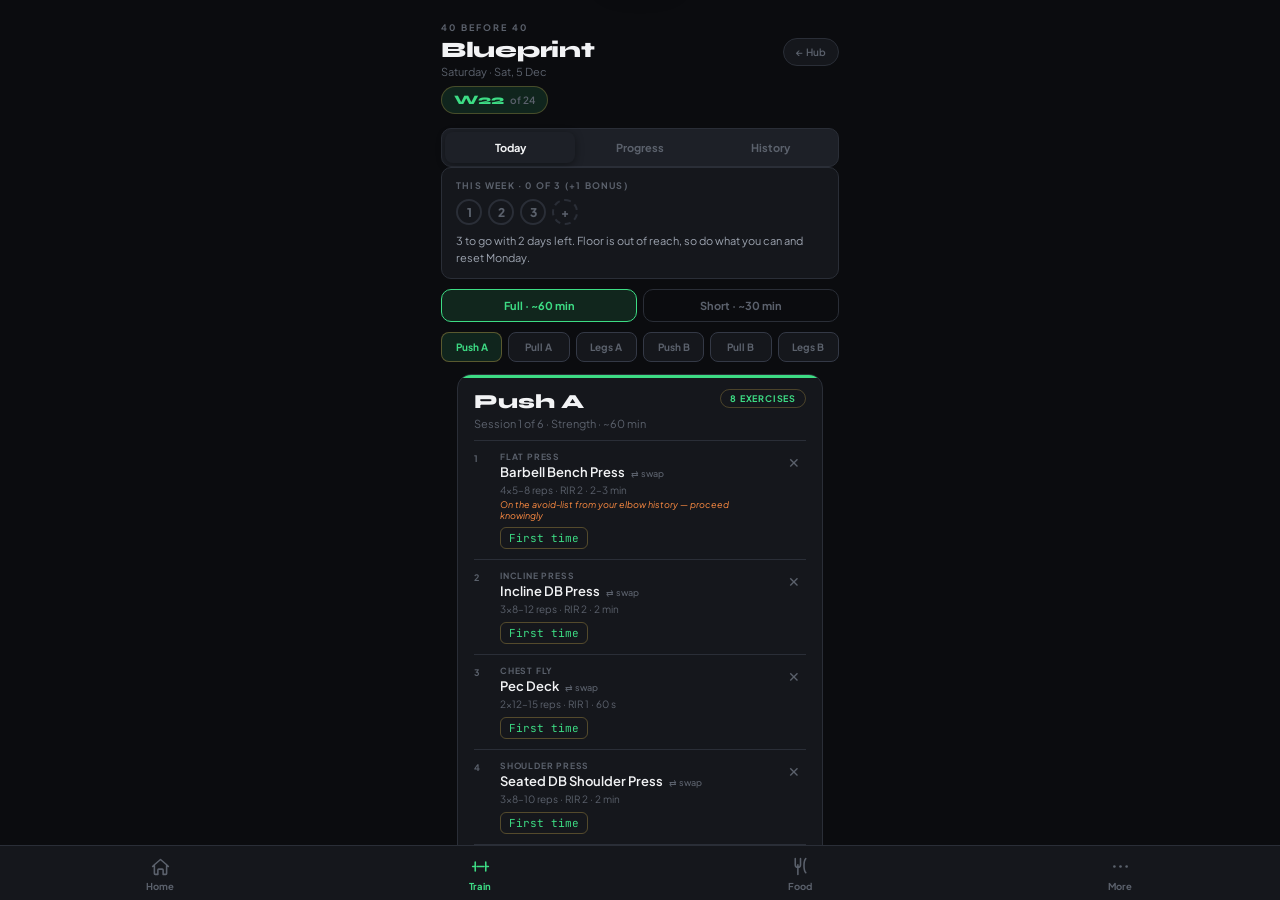
<file: blueprint.html>
<!DOCTYPE html>
<html lang="en">
<head>
<meta charset="UTF-8">
<meta name="viewport" content="width=device-width, initial-scale=1.0, maximum-scale=1.0, user-scalable=no">
<meta name="theme-color" content="#0a0f07">
<meta name="mobile-web-app-capable" content="yes">
<meta name="apple-mobile-web-app-capable" content="yes">
<meta name="apple-mobile-web-app-status-bar-style" content="black-translucent">
<meta name="apple-mobile-web-app-title" content="Blueprint">
<link rel="manifest" href="blueprint-manifest.json">
<link rel="apple-touch-icon" href="[data-uri]">
<link rel="icon" type="image/png" href="[data-uri]">
<title>40 Before 40 Blueprint</title>
<link href="https://fonts.googleapis.com/css2?family=Syne:wght@700;800&family=Plus+Jakarta+Sans:wght@400;500;600;700&family=JetBrains+Mono:wght@400;500&display=swap" rel="stylesheet">
<link rel="stylesheet" href="hk-design.css">
<style>
*,*::before,*::after{margin:0;padding:0;box-sizing:border-box;-webkit-tap-highlight-color:transparent}
/* bg/card/border/text/accent/gold/green/radius now come from hk-design.css.
   Kept here: orange/red/blue/purple, used for note/badge colour-coding
   distinct from the app's single accent. */
:root{
  --orange:#ff8c42;--red:#ff5252;--blue:#4da6ff;--purple:#a78bfa;
}
html,body{position:fixed;inset:0;background:var(--bg);color:var(--text);font-family:'Plus Jakarta Sans',sans-serif;overflow:hidden;-webkit-font-smoothing:antialiased;width:100%}
#app{display:flex;flex-direction:column;position:fixed;inset:0;max-width:430px;margin:0 auto}

/* HEADER */
.hdr{padding:22px 16px 0;flex-shrink:0}
.hdr-eyebrow{font-size:9px;color:var(--text3);letter-spacing:2px;text-transform:uppercase;font-weight:700;margin-bottom:5px}
.hdr-row{display:flex;align-items:flex-start;justify-content:space-between}
.hdr-title{font-family:'Syne',sans-serif;font-size:22px;font-weight:800;color:var(--text);letter-spacing:-.3px;line-height:1.1}
.hdr-sub{font-size:11px;color:var(--text3);margin-top:3px}
.hub-link{font-size:10px;color:var(--text3);text-decoration:none;background:var(--card);border:1px solid var(--border);border-radius:20px;padding:7px 12px;font-weight:600;flex-shrink:0}

/* WEEK BADGE */
.week-badge{display:inline-flex;align-items:center;gap:6px;background:var(--gold-d);border:1px solid rgba(200,168,75,.3);border-radius:20px;padding:5px 12px;margin-top:8px}
.week-num{font-family:'Syne',sans-serif;font-size:13px;font-weight:800;color:var(--gold)}
.week-lbl{font-size:10px;color:var(--text3);font-weight:600}
.deload-badge{background:rgba(255,140,66,.1);border-color:rgba(255,140,66,.35)}
.deload-badge .week-num{color:var(--orange)}

/* TABS */
.tabs{display:flex;gap:0;margin:14px 16px 0;background:var(--bg3);border:1px solid var(--border);border-radius:var(--rs);padding:3px;flex-shrink:0}
.tab{flex:1;padding:9px 4px;text-align:center;border-radius:8px;font-size:11px;font-weight:700;cursor:pointer;transition:all .18s;color:var(--text3);border:none;background:none;font-family:'Plus Jakarta Sans',sans-serif}
.tab.on{background:var(--card2);color:var(--text);box-shadow:0 2px 8px rgba(0,0,0,.4)}

/* SCROLL */
#scroll{flex:1;overflow-y:auto;overflow-x:hidden;padding-bottom:100px}
#scroll::-webkit-scrollbar{display:none}

/* SECTION LABEL */
.sec{font-size:9px;color:var(--text3);text-transform:uppercase;letter-spacing:1.4px;padding:16px 16px 9px;font-weight:700;display:flex;justify-content:space-between;align-items:center}

/* TODAY SESSION CARD */
.session-card{margin:0 16px 12px;background:var(--card);border:1px solid var(--border);border-radius:var(--r);overflow:hidden;position:relative}
.session-card::before{content:'';position:absolute;top:0;left:0;right:0;height:3px}
.session-card.upper-a::before{background:linear-gradient(90deg,var(--gold),var(--accent))}
.session-card.lower-a::before{background:linear-gradient(90deg,var(--green),var(--blue))}
.session-card.upper-b::before{background:linear-gradient(90deg,var(--purple),var(--gold))}
.session-card.lower-b::before{background:linear-gradient(90deg,var(--orange),var(--green))}
.session-card.push-a::before{background:linear-gradient(90deg,var(--gold),var(--accent))}
.session-card.pull-a::before{background:linear-gradient(90deg,var(--blue),var(--purple))}
.session-card.legs-a::before{background:linear-gradient(90deg,var(--green),var(--blue))}
.session-card.push-b::before{background:linear-gradient(90deg,var(--purple),var(--gold))}
.session-card.pull-b::before{background:linear-gradient(90deg,var(--orange),var(--purple))}
.session-card.legs-b::before{background:linear-gradient(90deg,var(--orange),var(--green))}
.session-card.rest::before{background:var(--border2)}
.session-hdr{padding:14px 16px 10px;display:flex;justify-content:space-between;align-items:flex-start}
.session-name{font-family:'Syne',sans-serif;font-size:20px;font-weight:800;color:var(--text)}
.session-meta{font-size:11px;color:var(--text3);margin-top:3px}
.session-bias{font-size:9px;font-weight:700;text-transform:uppercase;letter-spacing:.8px;padding:3px 9px;border-radius:10px;border:1px solid}

/* EXERCISE ROWS in session card */
.ex-list{padding:0 16px 14px}
.ex-row{border-top:1px solid var(--border);padding:10px 0;display:flex;align-items:flex-start;gap:10px}
.ex-num{font-size:9px;color:var(--text3);font-weight:700;width:16px;flex-shrink:0;padding-top:2px}
.ex-body{flex:1;min-width:0}
.ex-name{font-size:13px;font-weight:600;color:var(--text);margin-bottom:3px}
.ex-spec{font-size:10px;color:var(--text3);line-height:1.4}
.ex-note{font-size:9px;color:var(--orange);margin-top:2px;font-style:italic}
.ex-weights{display:flex;flex-wrap:wrap;gap:5px;margin-top:6px}
.ex-weight-tag{font-family:'JetBrains Mono',monospace;font-size:11px;padding:3px 8px;border-radius:6px;border:1px solid var(--border2);color:var(--text2)}
.ex-weight-tag.new{border-color:rgba(200,168,75,.35);color:var(--gold)}
.ex-weight-tag.prog{border-color:rgba(126,217,87,.35);color:var(--accent)}
.ex-weight-tag.hold{border-color:rgba(255,82,82,.35);color:var(--red)}
.ex-weight-tag.toohard{border-color:rgba(255,140,66,.4);color:var(--orange)}
.ex-weight-sub{font-family:'Plus Jakarta Sans',sans-serif;font-size:9.5px;opacity:.85;margin-left:4px}
.ex-swap-hint{font-size:9px;color:var(--text3);font-weight:500;margin-left:4px}
.ex-remove{background:none;border:none;color:var(--text3);font-size:14px;cursor:pointer;padding:4px 6px;flex-shrink:0}
.ex-remove:active{color:var(--red)}
.add-ex-btn{display:block;width:calc(100% - 32px);margin:10px 16px 14px;padding:11px;border-radius:var(--rs);background:none;border:1px dashed var(--border2);color:var(--text3);font-size:12px;font-weight:700;cursor:pointer;font-family:'Plus Jakarta Sans',sans-serif}
.extra-ex-btn{display:block;width:calc(100% - 32px);margin:0 16px 14px;padding:11px;border-radius:var(--rs);background:var(--gold-d);border:1px solid rgba(200,168,75,.4);color:var(--gold);font-size:12px;font-weight:700;cursor:pointer;font-family:'Plus Jakarta Sans',sans-serif}
.extra-group-btn{padding:10px 16px;border-radius:20px;border:1px solid var(--border2);background:var(--bg3);color:var(--text2);font-size:12px;font-weight:700;cursor:pointer;font-family:'Plus Jakarta Sans',sans-serif}
.extra-group-btn.on{background:var(--gold-d);border-color:rgba(200,168,75,.4);color:var(--gold)}
.extra-slot-hdr{font-size:9px;text-transform:uppercase;letter-spacing:1px;color:var(--text3);font-weight:700;margin-bottom:6px}
.extra-slot-hint{color:var(--text2);text-transform:none;letter-spacing:0;font-weight:500}
.cardio-ex-btn{display:block;width:calc(100% - 32px);margin:0 16px 14px;padding:11px;border-radius:var(--rs);background:var(--bg3);border:1px dashed var(--border2);color:var(--text2);font-size:12px;font-weight:700;cursor:pointer;font-family:'Plus Jakarta Sans',sans-serif}
.cardio-chip{padding:10px 16px;border-radius:20px;border:1px solid var(--border2);background:var(--bg3);color:var(--text2);font-size:12px;font-weight:700;cursor:pointer;font-family:'Plus Jakarta Sans',sans-serif}
.cardio-chip.on{background:var(--gold-d);border-color:rgba(200,168,75,.4);color:var(--gold)}
.rot-jump{display:flex;gap:6px;margin:0 16px 12px;overflow-x:auto}
.rot-jump-btn{flex:1;padding:8px 4px;border-radius:8px;border:1px solid var(--border2);background:var(--card);color:var(--text3);font-size:10px;font-weight:700;cursor:pointer;white-space:nowrap;font-family:'Plus Jakarta Sans',sans-serif}
.rot-jump-btn.on{background:var(--gold-d);border-color:rgba(200,168,75,.4);color:var(--gold)}
.swap-opt{padding:11px 12px;border-radius:var(--rs);border:1px solid var(--border);background:var(--bg3);margin-bottom:7px;cursor:pointer}
.swap-opt.picked{border-color:rgba(200,168,75,.5);background:var(--gold-d)}
.swap-opt-name{font-size:13px;font-weight:600;color:var(--text)}
.swap-opt-spec{font-size:10.5px;color:var(--text3);margin-top:2px}

/* START BUTTON */
.start-btn{display:flex;align-items:center;justify-content:center;gap:8px;margin:0 16px 0;padding:15px;border-radius:var(--rs);background:linear-gradient(135deg,var(--gold),var(--accent));color:#0a0f07;border:none;font-size:14px;font-weight:800;cursor:pointer;font-family:'Plus Jakarta Sans',sans-serif;box-shadow:0 4px 24px var(--gold-glow);width:calc(100% - 32px);letter-spacing:.2px}
.start-btn:active{opacity:.85;transform:scale(.98)}
.deload-notice{margin:8px 16px 0;padding:11px 14px;background:rgba(255,140,66,.08);border:1px solid rgba(255,140,66,.3);border-radius:var(--rs);font-size:11px;color:var(--orange);line-height:1.5}

/* LOGGING VIEW */
#view-log{display:none;flex-direction:column;flex:1;overflow:hidden}
#log-scroll{flex:1;overflow-y:auto;padding:0 16px 24px}
#log-scroll::-webkit-scrollbar{display:none}
.log-ex{background:var(--bg3);border:1px solid var(--border);border-radius:var(--rs);padding:13px;margin-bottom:10px}
.log-ex-hdr{display:flex;align-items:center;justify-content:space-between;margin-bottom:8px}
.log-ex-name{font-size:13px;font-weight:700;color:var(--text)}
.log-ex-target{font-size:10px;color:var(--text3)}
.set-table{width:100%;border-collapse:collapse}
.set-table th{font-size:9px;color:var(--text3);text-transform:uppercase;letter-spacing:.6px;text-align:center;padding:4px 2px;font-weight:700}
.set-table td{text-align:center;padding:3px 2px}
.set-row{border-top:1px solid var(--border)}
.set-num-cell{font-family:'JetBrains Mono',monospace;font-size:10px;color:var(--text3);width:20px}
.set-inp{width:100%;background:var(--card);border:1px solid var(--border2);border-radius:6px;padding:8px 4px;font-size:13px;font-family:'JetBrains Mono',monospace;text-align:center;color:var(--text);outline:none}
.set-inp:focus{border-color:rgba(200,168,75,.4)}
.set-prev{font-size:9px;color:var(--text3);font-family:'JetBrains Mono',monospace;text-align:center}
.rate-tr td{padding:2px 2px 7px}
.rate-row{display:flex;gap:4px}
.rate-btn{flex:1;min-height:34px;padding:6px 2px;border-radius:7px;border:1px solid var(--border2);background:var(--bg3);color:var(--text3);font-size:11px;font-weight:700;cursor:pointer;font-family:'Plus Jakarta Sans',sans-serif;transition:all .15s}
.rate-btn.sel.easy{background:rgba(126,217,87,.12);border-color:rgba(126,217,87,.35);color:var(--accent)}
.rate-btn.sel.right{background:var(--card2);border-color:var(--border2);color:var(--text)}
.rate-btn.sel.hard{background:rgba(255,140,66,.12);border-color:rgba(255,140,66,.4);color:var(--orange)}
.rate-foot{display:flex;gap:10px;align-items:center;margin-top:6px}
.skip-btn{background:none;border:none;color:var(--text3);font-size:10px;cursor:pointer;font-family:'Plus Jakarta Sans',sans-serif;text-decoration:underline;padding:0}
.rule-link{background:none;border:none;color:var(--text3);font-size:10px;cursor:pointer;font-family:'Plus Jakarta Sans',sans-serif;text-decoration:underline;padding:0;margin-left:auto}

/* REST TIMER */
.rest-banner{flex-shrink:0;display:flex;align-items:center;justify-content:space-between;gap:10px;padding:10px 16px;background:var(--bg3);border-top:1px solid var(--border)}
.rest-banner-label{font-size:9px;color:var(--text3);text-transform:uppercase;letter-spacing:.8px;font-weight:700}
.rest-banner-time{font-family:'JetBrains Mono',monospace;font-size:22px;font-weight:800;color:var(--accent)}
.rest-banner-actions{display:flex;gap:6px}
.rest-adj,.rest-skip{min-height:34px;padding:0 11px;border-radius:7px;border:1px solid var(--border2);background:var(--card);color:var(--text2);font-size:11px;font-weight:700;cursor:pointer;font-family:'Plus Jakarta Sans',sans-serif}

/* PREHAB CHECK */
.prehab-card{margin:0 16px 12px;background:var(--bg3);border:1px solid var(--border);border-radius:var(--rs);padding:12px 14px}
.prehab-title{font-size:11px;font-weight:700;color:var(--text3);text-transform:uppercase;letter-spacing:.8px;margin-bottom:8px}
.prehab-items{display:flex;flex-direction:column;gap:6px}
.prehab-item{display:flex;align-items:center;gap:10px;cursor:pointer}
.prehab-check{width:20px;height:20px;border-radius:5px;border:1.5px solid var(--border2);background:var(--bg3);display:flex;align-items:center;justify-content:center;flex-shrink:0;transition:all .15s}
.prehab-check.done{background:var(--accent);border-color:var(--accent)}
.prehab-check.done::after{content:'✓';font-size:11px;font-weight:800;color:#0a0f07}
.prehab-text{font-size:12px;color:var(--text2)}

/* ACTION BAR */
.action-bar{padding:10px 16px calc(10px + env(safe-area-inset-bottom));flex-shrink:0;display:flex;gap:8px;background:rgba(10,15,7,.97);border-top:1px solid var(--border);backdrop-filter:blur(20px)}
.btn{display:inline-flex;align-items:center;justify-content:center;padding:12px 16px;border-radius:var(--rs);border:none;font-family:'Plus Jakarta Sans',sans-serif;font-size:13px;font-weight:600;cursor:pointer;transition:all .15s}
.btn-g{background:var(--card2);color:var(--text2);border:1px solid var(--border2)}
.btn-g:active{background:var(--bg3)}
.btn-p{background:linear-gradient(135deg,var(--gold),var(--accent));color:#0a0f07;font-weight:800}
.btn-p:active{opacity:.85;transform:scale(.97)}
.btn-fw{width:100%}

/* PROGRESS TAB */
.milestone-track{margin:0 16px 12px;background:var(--card);border:1px solid var(--border);border-radius:var(--r);padding:14px 16px;position:relative;overflow:hidden}
.milestone-track::before{content:'';position:absolute;top:0;left:0;right:0;height:2px;background:linear-gradient(90deg,var(--gold),var(--accent))}
.progress-bar-wrap{height:8px;background:var(--border2);border-radius:4px;margin:10px 0 6px;overflow:hidden}
.progress-bar-fill{height:100%;background:linear-gradient(90deg,var(--gold),var(--accent));border-radius:4px;transition:width .5s}
.milestone-row{display:flex;justify-content:space-between;align-items:center;padding:7px 0;border-bottom:1px solid var(--border)}
.milestone-row:last-child{border-bottom:none}
.m-label{font-size:11px;color:var(--text2)}
.m-val{font-family:'JetBrains Mono',monospace;font-size:11px;color:var(--text3)}
.m-val.current{color:var(--gold);font-weight:700}
.m-val.achieved{color:var(--accent)}

/* ADJUSTMENT CARD */
.adj-card{margin:0 16px 12px;border-radius:var(--rs);padding:12px 14px;border:1px solid}
.adj-good{background:rgba(76,175,80,.08);border-color:rgba(76,175,80,.3)}
.adj-slow{background:rgba(200,168,75,.08);border-color:rgba(200,168,75,.3)}
.adj-fast{background:rgba(255,82,82,.08);border-color:rgba(255,82,82,.3)}
.adj-title{font-size:11px;font-weight:700;margin-bottom:4px}
.adj-body{font-size:11px;line-height:1.5}

/* HISTORY LOG TAB */
.log-item{margin:0 16px 9px;background:var(--card);border:1px solid var(--border);border-radius:var(--rs);padding:12px 14px;cursor:pointer}
.log-item:active{border-color:var(--border2)}
.log-name{font-size:13px;font-weight:700;color:var(--text)}
.log-meta{font-size:10px;color:var(--text3);margin-top:3px}
.log-tags{display:flex;flex-wrap:wrap;gap:5px;margin-top:7px}
.log-tag{font-size:9px;padding:3px 8px;border-radius:5px;background:var(--bg3);border:1px solid var(--border);color:var(--text3)}
.log-tag.pr{border-color:rgba(200,168,75,.35);color:var(--gold)}

/* SUMMARY MODAL */
.overlay{position:fixed;inset:0;background:rgba(0,0,0,.8);backdrop-filter:blur(16px);z-index:200;display:none;align-items:flex-end}
.overlay.show{display:flex}
.sheet{background:var(--bg2);border:1px solid var(--border);border-top-left-radius:var(--rm);border-top-right-radius:var(--rm);border-bottom:none;padding:0 20px calc(28px + env(safe-area-inset-bottom));width:100%;max-height:88dvh;overflow-y:auto;transform:translateY(100%);transition:transform .3s cubic-bezier(.32,.72,0,1)}
.sheet::-webkit-scrollbar{display:none}
.overlay.show .sheet{transform:translateY(0)}
.sh-handle{width:36px;height:4px;background:var(--border2);border-radius:2px;margin:16px auto 18px}
.sh-title{font-family:'Syne',sans-serif;font-size:22px;font-weight:800;color:var(--text);margin-bottom:4px}
.sh-sub{font-size:11px;color:var(--text3);margin-bottom:16px}
.sh-stats{display:grid;grid-template-columns:1fr 1fr 1fr;gap:8px;margin-bottom:14px}
.sh-stat{background:var(--bg3);border-radius:10px;padding:11px 6px;text-align:center}
.sh-val{font-family:'JetBrains Mono',monospace;font-size:18px;font-weight:500;line-height:1}
.sh-lbl{font-size:8px;color:var(--text3);text-transform:uppercase;letter-spacing:.7px;margin-top:4px;font-weight:700}
.prog-note{background:var(--gold-d);border:1px solid rgba(200,168,75,.25);border-radius:var(--rs);padding:11px 13px;font-size:12px;color:var(--gold);line-height:1.5;margin-bottom:12px}

/* TOAST */
.toast{position:fixed;top:18px;left:50%;transform:translateX(-50%) translateY(-70px);background:var(--card2);color:var(--text);border:1px solid var(--border2);padding:9px 20px;border-radius:24px;font-size:13px;font-weight:600;z-index:500;transition:transform .3s cubic-bezier(.34,1.56,.64,1);box-shadow:0 8px 32px rgba(0,0,0,.8);white-space:nowrap}
.toast.on{transform:translateX(-50%) translateY(0)}
.em{text-align:center;padding:40px 20px;font-size:12px;color:var(--text3)}
</style>
</head>
<body>
<div id="app">
  <!-- HEADER -->
  <div class="hdr">
    <div class="hdr-eyebrow">40 Before 40</div>
    <div class="hdr-row">
      <div>
        <div class="hdr-title">Blueprint</div>
        <div class="hdr-sub" id="hdr-sub">Loading...</div>
      </div>
      <a href="index.html" class="hub-link">&#8592; Hub</a>
    </div>
    <div id="week-badge" class="week-badge">
      <span class="week-num" id="week-num">W1</span>
      <span class="week-lbl" id="week-lbl">of 24</span>
    </div>
  </div>

  <!-- TABS -->
  <div class="tabs">
    <button class="tab on" id="tab-today" onclick="showTab('today')">Today</button>
    <button class="tab" id="tab-progress" onclick="showTab('progress')">Progress</button>
    <button class="tab" id="tab-history" onclick="showTab('history')">History</button>
  </div>

  <!-- MAIN SCROLL -->
  <div id="scroll">

    <!-- TODAY PANE -->
    <div id="pane-today">
      <div id="deload-notice" style="display:none" class="deload-notice">
        🔄 <strong>Deload Week</strong> — Sets halved, weights at ~80%. This is scheduled recovery, not a setback. Do it properly.
      </div>
      <div id="today-content"></div>
    </div>

    <!-- PROGRESS PANE -->
    <div id="pane-progress" style="display:none">
      <div class="sec">Last 7 days by muscle</div>
      <div id="tally-card" style="margin:0 16px 4px;padding:12px 14px;background:var(--card);border:1px solid var(--border);border-radius:var(--rs)"></div>
      <div class="sec">24-Week Journey</div>
      <div class="milestone-track">
        <div style="display:flex;justify-content:space-between;align-items:baseline;margin-bottom:4px">
          <div style="font-size:12px;font-weight:700;color:var(--text)">Week <span id="prog-week">1</span> of 24</div>
          <div style="font-size:11px;color:var(--text3)"><span id="prog-days">168</span> days to 19 Dec</div>
        </div>
        <div class="progress-bar-wrap"><div class="progress-bar-fill" id="prog-bar" style="width:0%"></div></div>
        <div style="display:flex;justify-content:space-between;font-size:9px;color:var(--text3);margin-bottom:12px">
          <span>6 Jul 2026</span><span>19 Dec 2026</span>
        </div>
        <div id="milestones"></div>
      </div>

      <div class="sec">Weight Adjustment Check</div>
      <div id="adj-card"></div>

      <div class="sec">Weekly Numbers</div>
      <div class="milestone-track" style="padding:14px 16px">
        <div class="milestone-row"><span class="m-label">7-day avg weight</span><span class="m-val current" id="p-avg-bw">—</span></div>
        <div class="milestone-row"><span class="m-label">Waist (last)</span><span class="m-val" id="p-waist">—</span></div>
        <div class="milestone-row"><span class="m-label">Avg protein (7d)</span><span class="m-val" id="p-protein">—</span></div>
        <div class="milestone-row"><span class="m-label">Avg calories (7d)</span><span class="m-val" id="p-cals">—</span></div>
        <div class="milestone-row"><span class="m-label">Alcohol-free days (7d)</span><span class="m-val" id="p-alc">—</span></div>
        <div class="milestone-row"><span class="m-label">Sessions this week</span><span class="m-val" id="p-sessions">—</span></div>
      </div>

      <div class="sec">Diet Break</div>
      <div id="diet-break-card" style="margin:0 16px 12px;padding:12px 14px;border-radius:var(--rs);border:1px solid var(--border);background:var(--card)">
        <div id="diet-break-content"></div>
      </div>
    </div>

    <!-- HISTORY PANE -->
    <div id="pane-history" style="display:none">
      <div id="history-list"></div>
    </div>

  </div><!-- end scroll -->
</div>

<!-- LOGGING VIEW (full screen overlay) -->
<div id="view-log" style="position:fixed;inset:0;background:var(--bg);z-index:100;display:none;flex-direction:column;max-width:430px;margin:0 auto">
  <div style="padding:14px 16px 0;flex-shrink:0;display:flex;align-items:center;justify-content:space-between">
    <div style="display:flex;align-items:center;gap:10px">
      <button onclick="cancelLog()" style="background:none;border:none;color:var(--text3);font-size:22px;cursor:pointer;padding:0;line-height:1">&#8592;</button>
      <div>
        <div style="font-family:'Syne',sans-serif;font-size:18px;font-weight:800;color:var(--text)" id="log-title">Session</div>
        <div style="font-size:10px;color:var(--text3)" id="log-subtitle"></div>
      </div>
    </div>
    <div id="log-deload-badge" style="display:none;font-size:9px;color:var(--orange);font-weight:700;text-transform:uppercase;letter-spacing:.8px;background:rgba(255,140,66,.1);border:1px solid rgba(255,140,66,.3);border-radius:10px;padding:3px 8px">DELOAD</div>
  </div>

  <!-- PREHAB CHECKLIST -->
  <div style="margin:10px 16px 0;background:var(--bg3);border:1px solid var(--border);border-radius:var(--rs);padding:11px 13px;flex-shrink:0">
    <div style="font-size:9px;color:var(--text3);text-transform:uppercase;letter-spacing:1px;font-weight:700;margin-bottom:8px">Warm-up &amp; Prehab</div>
    <div id="prehab-list" style="display:flex;flex-direction:column;gap:5px"></div>
  </div>

  <div id="log-scroll" style="flex:1;overflow-y:auto;padding:10px 16px 24px">
    <div id="log-exercises"></div>
  </div>

  <div class="rest-banner" id="rest-banner" style="display:none">
    <div>
      <div class="rest-banner-label" id="rest-label">Resting</div>
      <div class="rest-banner-time" id="rest-time">0:00</div>
    </div>
    <div class="rest-banner-actions">
      <button class="rest-adj" onclick="adjustRest(-15)">−15s</button>
      <button class="rest-adj" onclick="adjustRest(15)">+15s</button>
      <button class="rest-skip" onclick="stopRestTimer()">Skip</button>
    </div>
  </div>

  <div class="action-bar">
    <button class="btn btn-g" onclick="cancelLog()">Cancel</button>
    <button class="btn btn-p btn-fw" onclick="saveSession()">Save Session ✓</button>
  </div>
</div>

<!-- SUMMARY MODAL -->
<div class="overlay" id="summary-overlay" onclick="if(event.target===this)closeSummary()">
  <div class="sheet">
    <div class="sh-handle"></div>
    <div style="text-align:center;font-size:32px;margin-bottom:8px">💪</div>
    <div class="sh-title" id="sum-title">Session Complete</div>
    <div class="sh-sub" id="sum-sub">Week 1</div>
    <div class="sh-stats">
      <div class="sh-stat"><div class="sh-val" id="sum-sets" style="color:var(--accent)">0</div><div class="sh-lbl">Sets</div></div>
      <div class="sh-stat"><div class="sh-val" id="sum-vol" style="color:var(--blue)">0</div><div class="sh-lbl">Volume kg</div></div>
      <div class="sh-stat"><div class="sh-val" id="sum-dur" style="color:var(--gold)">0</div><div class="sh-lbl">Minutes</div></div>
    </div>
    <div id="sum-recap" style="margin-bottom:12px"></div>
    <div id="sum-coverage" style="margin-bottom:12px"></div>
    <div id="prog-note" class="prog-note" style="display:none"></div>
    <div id="sum-progressions" style="margin-bottom:12px"></div>
    <div style="display:flex;gap:8px">
      <button onclick="shareSessionImage()" style="flex:1;padding:14px;border-radius:var(--rs);background:var(--bg3);border:1px solid var(--border2);color:var(--text);font-size:14px;font-weight:700;cursor:pointer;font-family:'Plus Jakarta Sans',sans-serif">Share ⤴</button>
      <button onclick="closeSummary()" style="flex:1;padding:14px;border-radius:var(--rs);background:linear-gradient(135deg,var(--gold),var(--accent));color:#0a0f07;border:none;font-size:14px;font-weight:800;cursor:pointer;font-family:'Plus Jakarta Sans',sans-serif">Done</button>
    </div>
  </div>
</div>

<!-- SWAP MODAL -->
<div class="overlay" id="swap-overlay" onclick="if(event.target===this)closeSwapModal()">
  <div class="sheet">
    <div class="sh-handle"></div>
    <div class="sh-title" id="swap-title">Swap exercise</div>
    <div class="sh-sub" id="swap-sub">Choose a replacement</div>
    <div id="swap-options" style="max-height:280px;overflow-y:auto;margin:14px 0"></div>
    <div style="margin-bottom:10px">
      <input type="text" id="swap-freetext" placeholder="Or type any exercise name" style="width:100%;background:var(--bg3);border:1px solid var(--border2);color:var(--text);border-radius:var(--rs);padding:11px 13px;font-size:13px;font-family:'Plus Jakarta Sans',sans-serif">
    </div>
    <label style="display:flex;align-items:center;gap:8px;font-size:12px;color:var(--text2);margin-bottom:14px">
      <input type="checkbox" id="swap-make-default" style="width:16px;height:16px">
      Make this the default for <span id="swap-slot-name"></span>
    </label>
    <div style="display:flex;gap:8px">
      <button onclick="closeSwapModal()" style="flex:1;padding:13px;border-radius:var(--rs);background:var(--bg3);border:1px solid var(--border2);color:var(--text);font-size:13px;font-weight:700;cursor:pointer">Cancel</button>
      <button onclick="confirmSwap()" style="flex:1;padding:13px;border-radius:var(--rs);background:linear-gradient(135deg,var(--gold),var(--accent));color:#0a0f07;border:none;font-size:13px;font-weight:800;cursor:pointer">Swap</button>
    </div>
  </div>
</div>

<!-- ADD EXERCISE MODAL -->
<div class="overlay" id="add-overlay" onclick="if(event.target===this)closeAddModal()">
  <div class="sheet">
    <div class="sh-handle"></div>
    <div class="sh-title">Add an exercise</div>
    <div class="sh-sub">Added for today only</div>
    <div style="margin:14px 0">
      <select id="add-pattern-select" onchange="renderAddOptions()" style="width:100%;background:var(--bg3);border:1px solid var(--border2);color:var(--text);border-radius:var(--rs);padding:11px 13px;font-size:13px;margin-bottom:10px;font-family:'Plus Jakarta Sans',sans-serif">
        <option value="">Choose a movement pattern…</option>
      </select>
      <div id="add-options" style="max-height:220px;overflow-y:auto"></div>
    </div>
    <div style="margin-bottom:14px">
      <input type="text" id="add-freetext" placeholder="Or type any exercise name" style="width:100%;background:var(--bg3);border:1px solid var(--border2);color:var(--text);border-radius:var(--rs);padding:11px 13px;font-size:13px;font-family:'Plus Jakarta Sans',sans-serif">
    </div>
    <div style="display:flex;gap:8px">
      <button onclick="closeAddModal()" style="flex:1;padding:13px;border-radius:var(--rs);background:var(--bg3);border:1px solid var(--border2);color:var(--text);font-size:13px;font-weight:700;cursor:pointer">Cancel</button>
      <button onclick="confirmAdd()" style="flex:1;padding:13px;border-radius:var(--rs);background:linear-gradient(135deg,var(--gold),var(--accent));color:#0a0f07;border:none;font-size:13px;font-weight:800;cursor:pointer">Add</button>
    </div>
  </div>
</div>

<!-- EXTRA EXERCISE MODAL — pick from body parts already worked today, mid-session -->
<div class="overlay" id="extra-overlay" onclick="if(event.target===this)closeExtraModal()">
  <div class="sheet">
    <div class="sh-handle"></div>
    <div class="sh-title">Add extra</div>
    <div class="sh-sub" id="extra-sub">Added for today only · pick a body part you've hit today</div>
    <div id="extra-groups" style="display:flex;flex-wrap:wrap;gap:8px;margin-bottom:14px"></div>
    <div id="extra-slots" style="max-height:320px;overflow-y:auto"></div>
    <div style="display:flex;gap:8px;margin-top:4px">
      <button onclick="closeExtraModal()" style="flex:1;padding:13px;border-radius:var(--rs);background:var(--bg3);border:1px solid var(--border2);color:var(--text);font-size:13px;font-weight:700;cursor:pointer">Done</button>
    </div>
  </div>
</div>

<!-- CARDIO FINISHER MODAL — quick-log treadmill/bike/sprints, saved to the cardio log -->
<div class="overlay" id="cardio-overlay" onclick="if(event.target===this)closeCardioModal()">
  <div class="sheet">
    <div class="sh-handle"></div>
    <div class="sh-title">Add cardio</div>
    <div class="sh-sub">Logged to today's cardio, not this session's sets</div>
    <div style="display:flex;flex-wrap:wrap;gap:8px;margin-bottom:16px">
      <button class="cardio-chip on" id="cc-Treadmill" onclick="selectCardioType('Treadmill')">Treadmill</button>
      <button class="cardio-chip" id="cc-Bike" onclick="selectCardioType('Bike')">Bike</button>
      <button class="cardio-chip" id="cc-Sprints" onclick="selectCardioType('Sprints')">Sprints</button>
    </div>
    <div style="margin-bottom:14px">
      <label style="display:block;font-size:9px;color:var(--text3);text-transform:uppercase;letter-spacing:.8px;font-weight:700;margin-bottom:6px">Duration (min)</label>
      <input type="number" id="cardio-dur" placeholder="10" inputmode="numeric" style="width:100%;background:var(--bg3);border:1px solid var(--border2);color:var(--text);border-radius:var(--rs);padding:11px 13px;font-size:13px;font-family:'Plus Jakarta Sans',sans-serif">
    </div>
    <div style="display:flex;gap:8px">
      <button onclick="closeCardioModal()" style="flex:1;padding:13px;border-radius:var(--rs);background:var(--bg3);border:1px solid var(--border2);color:var(--text);font-size:13px;font-weight:700;cursor:pointer">Cancel</button>
      <button onclick="saveCardioExtra()" style="flex:1;padding:13px;border-radius:var(--rs);background:linear-gradient(135deg,var(--gold),var(--accent));color:#0a0f07;border:none;font-size:13px;font-weight:800;cursor:pointer">Log it</button>
    </div>
  </div>
</div>

<div class="toast" id="toast"></div>

<script>
// ════════════════════════════════════════════════════════════════
// BLUEPRINT DATA
// ════════════════════════════════════════════════════════════════
const START_DATE = '2026-07-06'; // Monday Week 1
const END_DATE   = '2026-12-19'; // 40th birthday
const DELOAD_WEEKS = [7, 14, 21];

const SESSIONS = {
  'Push A': {
    day: 'Monday',
    bias: 'Strength',
    color: 'push-a',
    warmup: ['3 min bike or row', 'Band pull-aparts × 15', 'Wrist extensor/flexor stretch 30s each'],
    exercises: [
      {name:'Barbell Bench Press', sets:4, repLow:5, repHigh:8, rir:2, rest:'2–3 min', inc:2.5, note:'On the avoid-list from your elbow history — proceed knowingly', prehab:false},
      {name:'Incline DB Press', sets:3, repLow:8, repHigh:12, rir:2, rest:'2 min', inc:2.5, note:'', prehab:false},
      {name:'Pec Deck', sets:2, repLow:12, repHigh:15, rir:1, rest:'60 s', inc:1.5, note:'', prehab:false},
      {name:'Seated DB Shoulder Press', sets:3, repLow:8, repHigh:10, rir:2, rest:'2 min', inc:2.5, note:'', prehab:false},
      {name:'Cable Lateral Raise', sets:3, repLow:12, repHigh:20, rir:1, rest:'60 s', inc:1, note:'', prehab:false},
      {name:'Cable Rope Pushdown', sets:3, repLow:12, repHigh:15, rir:1, rest:'60 s', inc:1.5, note:'Elbow-friendly', prehab:false},
      {name:'Overhead Rope Extension', sets:3, repLow:15, repHigh:20, rir:2, rest:'60 s', inc:1.5, note:'SKIP if elbow flares', prehab:false},
      {name:'Wrist Extensor Eccentrics', sets:2, repLow:15, repHigh:15, rir:0, rest:'—', inc:0, note:'Elbow rehab — always do this', prehab:true},
    ]
  },
  'Pull A': {
    day: 'Tuesday',
    bias: 'Strength',
    color: 'pull-a',
    warmup: ['3 min bike or row', 'Band pull-aparts × 15', 'Dead hang or lat activation 2×20s'],
    exercises: [
      {name:'Barbell Row', sets:5, repLow:6, repHigh:10, rir:2, rest:'2 min', inc:2.5, note:'', prehab:false},
      {name:'Lat Pulldown (neutral grip)', sets:3, repLow:8, repHigh:12, rir:2, rest:'90 s', inc:2.5, note:'', prehab:false},
      {name:'Seated Cable Row', sets:3, repLow:8, repHigh:12, rir:2, rest:'90 s', inc:2.5, note:'', prehab:false},
      {name:'Face Pull', sets:3, repLow:15, repHigh:20, rir:1, rest:'60 s', inc:1, note:'Elbow rehab — always do this', prehab:false},
      {name:'Incline DB Curl', sets:3, repLow:12, repHigh:15, rir:1, rest:'60 s', inc:1, note:'Or cable', prehab:false},
      {name:'Hammer Curl', sets:3, repLow:10, repHigh:15, rir:1, rest:'60 s', inc:1.5, note:'', prehab:false},
    ]
  },
  'Legs A': {
    day: 'Wednesday',
    bias: 'Strength',
    color: 'legs-a',
    warmup: ['Knee-to-wall × 10/side', 'Calf stretch 45s/side (straight + bent knee)', 'Session ramp-up sets'],
    exercises: [
      {name:'Back Squat', sets:4, repLow:5, repHigh:8, rir:2, rest:'3 min', inc:5, note:'Rack + safety pins. Heel wedges if needed.', prehab:false},
      {name:'Romanian Deadlift', sets:3, repLow:6, repHigh:10, rir:2, rest:'2–3 min', inc:5, note:'', prehab:false},
      {name:'Leg Press', sets:3, repLow:10, repHigh:12, rir:2, rest:'2 min', inc:5, note:'', prehab:false},
      {name:'Seated Leg Curl', sets:3, repLow:10, repHigh:15, rir:1, rest:'90 s', inc:1.5, note:'', prehab:false},
      {name:'Standing Calf Raise', sets:3, repLow:10, repHigh:15, rir:1, rest:'60 s', inc:2.5, note:'Full ROM, pause at bottom', prehab:false},
      {name:'Tibialis Raises + Ankle Circles', sets:2, repLow:20, repHigh:20, rir:0, rest:'—', inc:0, note:'Bodyweight — ankle prehab', prehab:true},
    ]
  },
  'Push B': {
    day: 'Thursday',
    bias: 'Hypertrophy',
    color: 'push-b',
    warmup: ['3 min bike or row', 'Band pull-aparts × 15', 'Wrist extensor/flexor stretch 30s each'],
    exercises: [
      {name:'Incline DB Press', sets:4, repLow:8, repHigh:12, rir:2, rest:'2 min', inc:2.5, note:'', prehab:false},
      {name:'DB Bench Press', sets:3, repLow:8, repHigh:12, rir:2, rest:'2 min', inc:2.5, note:'Elbow-friendlier flat press than Push A barbell version', prehab:false},
      {name:'Cable Fly', sets:3, repLow:12, repHigh:15, rir:1, rest:'60 s', inc:1.5, note:'', prehab:false},
      {name:'Arnold Press', sets:3, repLow:8, repHigh:12, rir:2, rest:'2 min', inc:2.5, note:'', prehab:false},
      {name:'DB Lateral Raise', sets:3, repLow:12, repHigh:20, rir:1, rest:'60 s', inc:1, note:'', prehab:false},
      {name:'Overhead Rope Extension', sets:3, repLow:15, repHigh:20, rir:2, rest:'60 s', inc:1.5, note:'SKIP if elbow flares', prehab:false},
      {name:'Triceps Extension Machine', sets:3, repLow:12, repHigh:15, rir:1, rest:'60 s', inc:1.5, note:'', prehab:false},
    ]
  },
  'Pull B': {
    day: 'Friday',
    bias: 'Hypertrophy',
    color: 'pull-b',
    warmup: ['3 min bike or row', 'Band pull-aparts × 15', 'Dead hang or lat activation 2×20s'],
    exercises: [
      {name:'Single-Arm DB Row', sets:3, repLow:10, repHigh:12, rir:2, rest:'90 s', inc:2.5, note:'', prehab:false},
      {name:'Lat Pulldown (wide grip)', sets:3, repLow:8, repHigh:12, rir:2, rest:'90 s', inc:2.5, note:'', prehab:false},
      {name:'Reverse Pec Deck', sets:3, repLow:12, repHigh:15, rir:1, rest:'60 s', inc:1.5, note:'', prehab:false},
      {name:'Cable Curl', sets:3, repLow:10, repHigh:15, rir:1, rest:'60 s', inc:1.5, note:'', prehab:false},
      {name:'Incline DB Curl', sets:3, repLow:12, repHigh:15, rir:1, rest:'60 s', inc:1, note:'Stretched-position curl', prehab:false},
    ]
  },
  'Legs B': {
    day: 'Saturday',
    bias: 'Hypertrophy + Power',
    color: 'legs-b',
    warmup: ['Banded lateral walks 2×10 each way', 'Glute bridge with tuck 2×12', 'Session ramp-up sets'],
    exercises: [
      {name:'Conventional Deadlift', sets:3, repLow:4, repHigh:6, rir:3, rest:'3 min', inc:5, note:'Standard barbell — no waiting on shared equipment', prehab:false},
      {name:'Bulgarian Split Squat', sets:3, repLow:8, repHigh:10, rir:2, rest:'2 min', inc:2.5, note:'Per leg', prehab:false},
      {name:'Hip Thrust', sets:3, repLow:8, repHigh:12, rir:1, rest:'2 min', inc:5, note:'Tuck pelvis first, squeeze at top', prehab:false},
      {name:'Leg Extension', sets:2, repLow:12, repHigh:15, rir:1, rest:'90 s', inc:1.5, note:'', prehab:false},
      {name:'Seated Calf Raise', sets:3, repLow:12, repHigh:20, rir:1, rest:'60 s', inc:2.5, note:'', prehab:false},
    ]
  }
};

const MILESTONES = [
  {date:'2026-07-06', week:0, kg:94, waist:42, label:'Start'},
  {date:'2026-08-30', week:8, kg:89.5, waist:39.5, label:'Week 8'},
  {date:'2026-09-21', week:12, kg:87.5, waist:38, label:'Week 12 (Diet Break)'},
  {date:'2026-11-01', week:17, kg:85.5, waist:37, label:'Week 17'},
  {date:'2026-12-19', week:24, kg:84, waist:35.5, label:'🎂 40th Birthday'},
];

const ROTATION_ORDER = ['Push A', 'Pull A', 'Legs A', 'Push B', 'Pull B', 'Legs B'];

// Swap library, grouped by movement pattern. Free text is always offered
// alongside these for anything not covered. Note: excludes flat barbell
// bench, close-grip bench and skull crushers — Ben's elbow history rules
// those out regardless of which slot they'd land in.
// ════════════════════════════════════════════════════════════════
// MOVEMENT SLOTS
// A session is a list of movement slots (flat press, incline press, chest fly...).
// Each slot has a pool of interchangeable exercises across equipment and gyms
// (barbell, Hammer Strength, pin machine, cable, dumbbell). Swapping inside a
// session only offers options from the same slot, and the post-session
// coverage check works at slot level. Weights stay tied to the exercise name,
// because a Hammer Strength incline and a DB incline are different loads.
// ════════════════════════════════════════════════════════════════
const SLOT_META = {
  flat_press:        {label:'Flat press',            group:'Chest'},
  incline_press:     {label:'Incline press',         group:'Chest'},
  chest_fly:         {label:'Chest fly',             group:'Chest'},
  vertical_press:    {label:'Shoulder press',        group:'Shoulders'},
  lateral_delt:      {label:'Lateral raise',         group:'Shoulders'},
  rear_delt:         {label:'Rear delt / face pull', group:'Shoulders'},
  triceps_pushdown:  {label:'Triceps pushdown',      group:'Triceps', hint:'Elbow stays by your side — biases the lateral (outer) and medial heads'},
  triceps_overhead:  {label:'Triceps overhead',      group:'Triceps', hint:'Elbow up by your ear — stretches the long (inner) head, the one you feel least from pushdowns'},
  vertical_pull:     {label:'Vertical pull',         group:'Back'},
  row_heavy:         {label:'Heavy row',             group:'Back'},
  row_support:       {label:'Supported row',         group:'Back'},
  biceps_lengthened: {label:'Biceps, stretched',     group:'Biceps'},
  biceps_neutral:    {label:'Biceps, hammer / cable',group:'Biceps'},
  squat_pattern:     {label:'Squat',                 group:'Quads'},
  quad_press:        {label:'Leg press / hack',      group:'Quads'},
  lunge_pattern:     {label:'Single-leg',            group:'Quads'},
  knee_extension:    {label:'Leg extension',         group:'Quads'},
  hinge_pattern:     {label:'Hip hinge',             group:'Hams & glutes'},
  knee_flexion:      {label:'Hamstring curl',        group:'Hams & glutes'},
  hip_extension:     {label:'Glute / hip thrust',    group:'Hams & glutes'},
  calf:              {label:'Calves',                group:'Calves'},
  core:              {label:'Core',                  group:'Core'},
  ankle_prehab:      {label:'Ankle prehab',          group:'Rehab'},
  elbow_prehab:      {label:'Elbow rehab',           group:'Rehab'}
};

const EXERCISE_LIBRARY = {
  flat_press: [
    {name:'DB Bench Press', repLow:8, repHigh:12, inc:2.5},
    {name:'Barbell Bench Press', repLow:5, repHigh:8, inc:2.5, note:'On the avoid-list from your elbow history — proceed knowingly'},
    {name:'Pin Machine Chest Press', repLow:8, repHigh:12, inc:2.5},
    {name:'Hammer Strength Chest Press', repLow:8, repHigh:12, inc:2.5},
    {name:'Machine Chest Press', repLow:10, repHigh:15, inc:2.5},
  ],
  incline_press: [
    {name:'Incline DB Press', repLow:8, repHigh:12, inc:2.5},
    {name:'Hammer Strength Incline Press', repLow:8, repHigh:12, inc:2.5},
    {name:'Incline Machine Press', repLow:8, repHigh:12, inc:2.5},
    {name:'Smith Incline Press', repLow:8, repHigh:12, inc:2.5},
  ],
  chest_fly: [
    {name:'Pec Deck', repLow:12, repHigh:15, inc:1.5},
    {name:'Cable Fly', repLow:12, repHigh:15, inc:1.5},
    {name:'Low-to-High Cable Fly', repLow:12, repHigh:15, inc:1.5},
  ],
  vertical_press: [
    {name:'Seated DB Shoulder Press', repLow:8, repHigh:10, inc:2.5},
    {name:'Hammer Strength Shoulder Press', repLow:8, repHigh:12, inc:2.5},
    {name:'Machine Shoulder Press', repLow:10, repHigh:12, inc:2.5},
    {name:'Arnold Press', repLow:8, repHigh:12, inc:2.5},
  ],
  lateral_delt: [
    {name:'Cable Lateral Raise', repLow:12, repHigh:20, inc:1},
    {name:'DB Lateral Raise', repLow:12, repHigh:20, inc:1},
    {name:'Machine Lateral Raise', repLow:12, repHigh:20, inc:1},
  ],
  rear_delt: [
    {name:'Face Pull', repLow:15, repHigh:20, inc:1},
    {name:'Reverse Pec Deck', repLow:12, repHigh:15, inc:1.5},
    {name:'Rear Delt Cable Fly', repLow:12, repHigh:20, inc:1},
    {name:'Band Pull-Apart', repLow:15, repHigh:20, inc:0},
  ],
  triceps_pushdown: [
    {name:'Cable Rope Pushdown', repLow:12, repHigh:15, inc:1.5, note:'Elbow-friendly'},
    {name:'Straight-Bar Pushdown', repLow:10, repHigh:15, inc:1.5},
    {name:'Triceps Extension Machine', repLow:12, repHigh:15, inc:1.5},
  ],
  triceps_overhead: [
    {name:'Overhead Rope Extension', repLow:15, repHigh:20, inc:1.5, note:'SKIP if elbow flares'},
    {name:'Overhead DB Extension', repLow:10, repHigh:15, inc:1.5, note:'Elbow-heavy — go light'},
    {name:'Skull Crushers', repLow:10, repHigh:15, inc:1.5, note:'Elbow-heavy — EZ bar, light, stop if it nags'},
  ],
  vertical_pull: [
    {name:'Lat Pulldown (neutral grip)', repLow:8, repHigh:12, inc:2.5},
    {name:'Lat Pulldown (wide grip)', repLow:8, repHigh:12, inc:2.5},
    {name:'Assisted Pull-Up', repLow:6, repHigh:10, inc:2.5},
    {name:'Pull-Up', repLow:5, repHigh:10, inc:0},
  ],
  row_heavy: [
    {name:'Barbell Row', repLow:6, repHigh:10, inc:2.5},
    {name:'Chest-Supported Row', repLow:6, repHigh:10, inc:2.5},
    {name:'Single-Arm DB Row', repLow:10, repHigh:12, inc:2.5},
    {name:'T-Bar Row', repLow:6, repHigh:10, inc:2.5},
    {name:'Hammer Strength Row', repLow:8, repHigh:12, inc:2.5},
  ],
  row_support: [
    {name:'Seated Cable Row', repLow:8, repHigh:12, inc:2.5},
    {name:'Machine Row', repLow:8, repHigh:12, inc:2.5},
    {name:'Single-Arm DB Row', repLow:10, repHigh:12, inc:2.5},
    {name:'Chest-Supported Row', repLow:8, repHigh:12, inc:2.5},
  ],
  biceps_lengthened: [
    {name:'Incline DB Curl', repLow:12, repHigh:15, inc:1},
    {name:'Bayesian Cable Curl', repLow:10, repHigh:15, inc:1},
  ],
  biceps_neutral: [
    {name:'Hammer Curl', repLow:10, repHigh:15, inc:1.5},
    {name:'Cable Curl', repLow:10, repHigh:15, inc:1.5},
    {name:'Preacher Curl', repLow:10, repHigh:15, inc:1.5},
    {name:'EZ-Bar Curl', repLow:8, repHigh:12, inc:1.5},
  ],
  squat_pattern: [
    {name:'Back Squat', repLow:5, repHigh:8, inc:5},
    {name:'Front Squat', repLow:5, repHigh:8, inc:5},
    {name:'Hack Squat', repLow:8, repHigh:12, inc:5},
    {name:'Goblet Squat', repLow:10, repHigh:15, inc:2.5},
  ],
  quad_press: [
    {name:'Leg Press', repLow:10, repHigh:12, inc:5},
    {name:'Hack Squat', repLow:8, repHigh:12, inc:5},
  ],
  lunge_pattern: [
    {name:'Bulgarian Split Squat', repLow:8, repHigh:10, inc:2.5},
    {name:'Walking Lunge', repLow:10, repHigh:12, inc:2.5},
    {name:'Reverse Lunge', repLow:10, repHigh:12, inc:2.5},
    {name:'Step-Up', repLow:8, repHigh:12, inc:2.5},
  ],
  knee_extension: [
    {name:'Leg Extension', repLow:12, repHigh:15, inc:1.5},
  ],
  hinge_pattern: [
    {name:'Romanian Deadlift', repLow:6, repHigh:10, inc:5},
    {name:'Conventional Deadlift', repLow:4, repHigh:6, inc:5},
    {name:'Trap Bar Deadlift', repLow:4, repHigh:6, inc:5},
    {name:'Good Morning', repLow:8, repHigh:12, inc:2.5},
  ],
  knee_flexion: [
    {name:'Seated Leg Curl', repLow:10, repHigh:15, inc:1.5},
    {name:'Lying Leg Curl', repLow:10, repHigh:15, inc:1.5},
  ],
  hip_extension: [
    {name:'Hip Thrust', repLow:8, repHigh:12, inc:5},
    {name:'Cable Pull-Through', repLow:10, repHigh:15, inc:2.5},
  ],
  calf: [
    {name:'Standing Calf Raise', repLow:10, repHigh:15, inc:2.5},
    {name:'Seated Calf Raise', repLow:12, repHigh:20, inc:2.5},
    {name:'Calf Press (leg press)', repLow:12, repHigh:15, inc:2.5},
  ],
  core: [
    {name:'Hanging Knee Raise', repLow:10, repHigh:15, inc:0},
    {name:'Cable Crunch', repLow:12, repHigh:15, inc:2.5},
  ],
  ankle_prehab: [
    {name:'Tibialis Raises + Ankle Circles', repLow:20, repHigh:20, inc:0},
  ],
  elbow_prehab: [
    {name:'Wrist Extensor Eccentrics', repLow:15, repHigh:15, inc:0},
  ]
};

// Which slot each default exercise fills, per session, in order.
const SESSION_SLOTS = {
  'Push A': [['Barbell Bench Press','flat_press'],['Incline DB Press','incline_press'],['Pec Deck','chest_fly'],['Seated DB Shoulder Press','vertical_press'],['Cable Lateral Raise','lateral_delt'],['Cable Rope Pushdown','triceps_pushdown'],['Overhead Rope Extension','triceps_overhead'],['Wrist Extensor Eccentrics','elbow_prehab']],
  'Pull A': [['Barbell Row','row_heavy'],['Lat Pulldown (neutral grip)','vertical_pull'],['Seated Cable Row','row_support'],['Face Pull','rear_delt'],['Incline DB Curl','biceps_lengthened'],['Hammer Curl','biceps_neutral']],
  'Legs A': [['Back Squat','squat_pattern'],['Romanian Deadlift','hinge_pattern'],['Leg Press','quad_press'],['Seated Leg Curl','knee_flexion'],['Standing Calf Raise','calf'],['Tibialis Raises + Ankle Circles','ankle_prehab']],
  'Push B': [['Incline DB Press','incline_press'],['DB Bench Press','flat_press'],['Cable Fly','chest_fly'],['Arnold Press','vertical_press'],['DB Lateral Raise','lateral_delt'],['Overhead Rope Extension','triceps_overhead'],['Triceps Extension Machine','triceps_pushdown']],
  'Pull B': [['Single-Arm DB Row','row_heavy'],['Lat Pulldown (wide grip)','vertical_pull'],['Reverse Pec Deck','rear_delt'],['Cable Curl','biceps_neutral'],['Incline DB Curl','biceps_lengthened']],
  'Legs B': [['Conventional Deadlift','hinge_pattern'],['Bulgarian Split Squat','lunge_pattern'],['Hip Thrust','hip_extension'],['Leg Extension','knee_extension'],['Seated Calf Raise','calf']]
};
Object.keys(SESSION_SLOTS).forEach(sn=>{
  SESSION_SLOTS[sn].forEach(([name,slot])=>{
    const ex = SESSIONS[sn].exercises.find(e=>e.name===name);
    if(ex) ex.slot = slot;
  });
});
// First slot an exercise name appears in. Used for old history and typed names;
// anything that carries its own .slot (all session exercises) wins over this.
const SLOT_BY_NAME = {};
Object.keys(EXERCISE_LIBRARY).forEach(slot=>{
  EXERCISE_LIBRARY[slot].forEach(o=>{ if(!SLOT_BY_NAME[o.name]) SLOT_BY_NAME[o.name] = slot; });
});
function slotOfName(name){ return SLOT_BY_NAME[name] || null; }
function slotOf(ex){ return (ex && ex.slot) || slotOfName(ex && (ex.originalName || ex.name)) || null; }
function slotLabel(ex){ const sl = slotOf(ex); return sl && SLOT_META[sl] ? SLOT_META[sl].label : ''; }

// ════════════════════════════════════════════════════════════════
// STORAGE
// ════════════════════════════════════════════════════════════════
const KEY = 'ft6';
const BP_KEY = 'bp_weights'; // separate store for blueprint weights

function load(){try{const d=localStorage.getItem(KEY);return d?JSON.parse(d):{workouts:[],cardio:[],sports:[],meals:{},bodyweight:[],water:{},sleep:[],measurements:[],goals:{calories:2100,protein:180,carbs:200,fat:65,fibre:30,water:3000,bodyweight:84}};} catch(e){return{workouts:[]};}}
function save(s){try{const{dd:_a,cm:_b,...c}=s;localStorage.setItem(KEY,JSON.stringify(c));}catch(e){toast('Storage error');}}
function loadWeights(){try{const d=localStorage.getItem(BP_KEY);return d?JSON.parse(d):{};} catch(e){return{};}}
function saveWeights(w){try{localStorage.setItem(BP_KEY,JSON.stringify(w));}catch(e){}}

// ════════════════════════════════════════════════════════════════
// ROTATION STATE + PER-SLOT OVERRIDES
// Stored under weights._meta (a reserved key — real exercise names are
// always lowercased text, so this can't collide with progression history).
// ════════════════════════════════════════════════════════════════
const SPLIT_VERSION = 'ppl-v1';
function getMeta(){
  const w = loadWeights();
  if(!w._meta || w._meta.splitVersion !== SPLIT_VERSION){
    // First run under this split (or switching splits): figure out where the
    // rotation should resume from, using the last logged session under THIS
    // split's naming — a session logged under a previous split (e.g. 'Upper A')
    // won't match ROTATION_ORDER, so this safely starts fresh at position 0.
    const s = load();
    const lastBp = (s.workouts||[]).filter(x=>x.bpSession).sort((a,b)=>b.date.localeCompare(a.date))[0];
    let startPos = 0;
    if(lastBp){
      const idx = ROTATION_ORDER.indexOf(lastBp.bpSession);
      if(idx > -1) startPos = (idx + 1) % ROTATION_ORDER.length;
    }
    w._meta = {rotationPosition: startPos, overrides: {}, todayOverride: null, splitVersion: SPLIT_VERSION};
    saveWeights(w);
  }
  if(!w._meta.overrides) w._meta.overrides = {};
  return w._meta;
}
function saveMeta(meta){
  const w = loadWeights();
  w._meta = meta;
  saveWeights(w);
}
function getRotationSession(){
  const meta = getMeta();
  return ROTATION_ORDER[meta.rotationPosition % ROTATION_ORDER.length];
}
function advanceRotation(){
  const meta = getMeta();
  meta.rotationPosition = (meta.rotationPosition + 1) % ROTATION_ORDER.length;
  saveMeta(meta);
}
function jumpToSession(sessionName){
  const idx = ROTATION_ORDER.indexOf(sessionName);
  if(idx === -1) return;
  const meta = getMeta();
  meta.rotationPosition = idx;
  saveMeta(meta);
}

// Builds today's exercise list for a slot: defaults, with any saved
// permanent overrides applied, then any today-only overrides on top.
function getSlotOverride(slotName){
  const meta = getMeta();
  return meta.overrides[slotName] || {swaps:{}, added:[], removed:[]};
}
function applyOverridesToExercises(slotName, baseExercises){
  const perm = getSlotOverride(slotName);
  const meta = getMeta();
  const today = meta.todayOverride && meta.todayOverride.date === td() && meta.todayOverride.slot === slotName
    ? meta.todayOverride : null;

  let list = baseExercises.map(ex => {
    const swapped = (today && today.swaps[ex.name]) || perm.swaps[ex.name];
    return swapped ? {...ex, ...swapped, originalName: ex.name} : ex;
  });

  const removedNames = new Set([...(perm.removed||[]), ...((today&&today.removed)||[])]);
  list = list.filter(ex => !removedNames.has(ex.originalName || ex.name));

  const addedList = [...(perm.added||[]), ...((today&&today.added)||[])];
  list = list.concat(addedList.map(a => ({...a, added:true})));

  return list;
}
function setSwap(slotName, originalName, newExData, makeDefault){
  const meta = getMeta();
  const patch = {name:newExData.name, repLow:newExData.repLow, repHigh:newExData.repHigh, inc:newExData.inc, note:newExData.note||''};
  if(makeDefault){
    if(!meta.overrides[slotName]) meta.overrides[slotName] = {swaps:{}, added:[], removed:[]};
    meta.overrides[slotName].swaps[originalName] = patch;
    saveMeta(meta);
  } else {
    if(!meta.todayOverride || meta.todayOverride.date !== td() || meta.todayOverride.slot !== slotName){
      meta.todayOverride = {date:td(), slot:slotName, swaps:{}, added:[], removed:[]};
    }
    meta.todayOverride.swaps[originalName] = patch;
    saveMeta(meta);
  }
}
function addExerciseToday(slotName, exData, slotId){
  const meta = getMeta();
  if(!meta.todayOverride || meta.todayOverride.date !== td() || meta.todayOverride.slot !== slotName){
    meta.todayOverride = {date:td(), slot:slotName, swaps:{}, added:[], removed:[]};
  }
  meta.todayOverride.added.push({name:exData.name, sets:3, repLow:exData.repLow, repHigh:exData.repHigh, rir:2, rest:'90 s', inc:exData.inc, note:exData.note||'', prehab:false, slot:slotId||null});
  saveMeta(meta);
}
function removeExerciseToday(slotName, ex){
  const meta = getMeta();
  if(!meta.todayOverride || meta.todayOverride.date !== td() || meta.todayOverride.slot !== slotName){
    meta.todayOverride = {date:td(), slot:slotName, swaps:{}, added:[], removed:[]};
  }
  if(ex.added){
    // It was added today — just take it back out, nothing to record as "removed"
    meta.todayOverride.added = meta.todayOverride.added.filter(a=>a.name!==ex.name);
  } else {
    meta.todayOverride.removed.push(ex.originalName || ex.name);
  }
  saveMeta(meta);
}


function td(){const n=new Date();return n.getFullYear()+'-'+String(n.getMonth()+1).padStart(2,'0')+'-'+String(n.getDate()).padStart(2,'0');}
function fd(d){return new Date(d+'T12:00:00').toLocaleDateString('en-GB',{weekday:'short',day:'numeric',month:'short'});}

// ════════════════════════════════════════════════════════════════
// WEEK CALCULATION
// ════════════════════════════════════════════════════════════════
function getWeekNum(dateStr){
  const start = new Date(START_DATE+'T00:00:00');
  const now = dateStr ? new Date(dateStr+'T12:00:00') : new Date();
  const diffDays = Math.floor((now - start)/(1000*60*60*24));
  return Math.max(0, Math.floor(diffDays/7)) + 1;
}

function isDeloadWeek(weekNum){return DELOAD_WEEKS.includes(weekNum);}

function getTodaySession(){
  // No more weekday lock, no more rest-day gating here — the rotation always
  // has a next session ready. Whether today is a training day is Ben's call.
  return getRotationSession();
}

function getSetsForSession(sessionName, weekNum){
  const session = SESSIONS[sessionName];
  if(!session) return session;
  const deload = isDeloadWeek(weekNum);
  const short = isShortToday();
  const rt = getReturnStep();
  let withOverrides = applyOverridesToExercises(sessionName, session.exercises);
  const plan = short ? SHORT_PLAN[sessionName] : null;
  if(plan){
    // 30-minute version: keep the plan's exercises (matched on the ORIGINAL name so
    // swaps still work), at the plan's set counts. Anything added today is kept.
    withOverrides = withOverrides.filter(ex => ex.added || plan[ex.originalName || ex.name] !== undefined)
      .map(ex => ex.added ? ex : {...ex, sets: plan[ex.originalName || ex.name]});
  }
  return {
    ...session,
    warmup: short ? session.warmup.slice(0,2) : session.warmup,
    isDeload: deload,
    isShort: !!plan,
    returnStep: rt,
    exercises: withOverrides.map(ex => {
      let sets = ex.sets;
      if(deload) sets = Math.max(1, Math.ceil(sets/2));
      let out = {...ex};
      if(rt && !ex.prehab){
        sets = Math.max(2, Math.round(sets * rt.sets));
        out.rir = Math.max(ex.rir, rt.rirMin);
      }
      return {...out, effectiveSets: sets};
    }).filter(ex => ex.effectiveSets > 0)
  };
}

// ════════════════════════════════════════════════════════════════
// WEIGHTS & PROGRESSION
// ════════════════════════════════════════════════════════════════
function getCurrentWeight(exName, weekNum){
  const weights = loadWeights();
  const key = exName.toLowerCase();
  if(!weights[key]) return null;
  const history = weights[key]; // array of {week, weight, reps, date, rtn?}, oldest first
  if(!history.length) return null;
  // Most recent FULL-effort entry. Entries logged while easing back in (rtn)
  // are skipped so a deliberately light return session never becomes the new
  // baseline. Same-week entries resolve to the latest one logged (an exercise
  // can appear in both the A and B session of one week).
  for(let i=history.length-1;i>=0;i--){ if(!history[i].rtn) return history[i]; }
  return history[history.length-1];
}

function getProgressionWeight(exName, ex, weekNum){
  const last = getCurrentWeight(exName, weekNum);
  if(!last) return null;
  const isDeload = isDeloadWeek(weekNum);
  const rt = getReturnStep();
  if(rt && !ex.prehab && last.weight>0){
    return {weight: Math.round(last.weight * rt.w * 2)/2, reason:'return', lastWeight:last.weight};
  }
  if(isDeload) return {weight: Math.round(last.weight * 0.8 * 2)/2, reason:'deload', lastWeight:last.weight};
  // Set-rating based progression (worst-case set wins): all sets rated Easy → add
  // weight; any Hard set → hold; missing the rep target on any set → drop.
  // Entries saved before this existed have no verdict, so fall back to the old
  // reps-only double-progression rule for those.
  if(last.verdict){
    if(last.verdict==='progress') return {weight: last.weight + ex.inc, reason:'progress', lastWeight:last.weight};
    if(last.verdict==='drop') return {weight: Math.max(0, last.weight - ex.inc), reason:'drop', lastWeight:last.weight};
    return {weight: last.weight, reason:'hold', lastWeight:last.weight};
  }
  if(last.reps >= ex.repHigh) return {weight: last.weight + ex.inc, reason:'progress', lastWeight:last.weight};
  if(last.reps < ex.repLow) return {weight: Math.max(0, last.weight - ex.inc), reason:'drop', lastWeight:last.weight};
  return {weight: last.weight, reason:'hold', lastWeight:last.weight};
}

// Worst-case-wins: the most conservative set decides the whole exercise.
// 0 = drop (missed the rep target), 1 = hold (Hard, or on-target/unrated), 2 = progress (Easy).
function verdictForExercise(sets, ex){
  let worst = 2;
  sets.forEach(s=>{
    let sev = 1;
    if(s.reps < ex.repLow) sev = 0;
    else if(s.rating==='easy') sev = 2;
    else if(s.rating==='hard') sev = 1;
    if(sev < worst) worst = sev;
  });
  return worst===0 ? 'drop' : worst===2 ? 'progress' : 'hold';
}

// Actual per-set reps from the most recent logged session that included this
// exercise (by name, case-insensitive) — used to prefill each set's rep box
// with what really happened last time, rather than the static target range.
function getLastSessionSets(exName){
  const s = load();
  const key = exName.toLowerCase();
  const matches = (s.workouts||[]).filter(w=>(w.exercises||[]).some(e=>e.name.toLowerCase()===key));
  if(!matches.length) return null;
  matches.sort((a,b)=>b.date.localeCompare(a.date));
  const found = matches[0].exercises.find(e=>e.name.toLowerCase()===key);
  return (found && found.sets) || null;
}

function saveExerciseResult(exName, weight, reps, weekNum, verdict){
  const weights = loadWeights();
  const key = exName.toLowerCase();
  if(!weights[key]) weights[key] = [];
  const entry = {week:weekNum, weight, reps, date:td()};
  if(verdict) entry.verdict = verdict;
  if(getReturnStep()) entry.rtn = true;
  weights[key].push(entry);
  // Keep last 30 entries
  if(weights[key].length > 30) weights[key] = weights[key].slice(-30);
  saveWeights(weights);
}

// ════════════════════════════════════════════════════════════════
// UI — TABS
// ════════════════════════════════════════════════════════════════
let _currentTab = 'today';

function showTab(t){
  _currentTab = t;
  ['today','progress','history'].forEach(p=>{
    document.getElementById('tab-'+p).classList.toggle('on',p===t);
    document.getElementById('pane-'+p).style.display=p===t?'block':'none';
  });
  if(t==='progress') renderProgress();
  if(t==='history') renderHistory();
}


// ════════════════════════════════════════════════════════════════
// 30-MINUTE FALLBACK  (per-day switch, resets itself tomorrow)
// Same slot in the rotation, fewer exercises and sets: the big lift(s) first,
// one or two accessories, and the elbow/ankle prehab kept where it exists.
// ════════════════════════════════════════════════════════════════
const SHORT_PLAN = {
  'Push A': {'Barbell Bench Press':3, 'Incline DB Press':2, 'Seated DB Shoulder Press':2, 'Cable Rope Pushdown':2, 'Wrist Extensor Eccentrics':1},
  'Pull A': {'Barbell Row':3, 'Lat Pulldown (neutral grip)':3, 'Face Pull':2, 'Incline DB Curl':2, 'Hammer Curl':2},
  'Legs A': {'Back Squat':3, 'Romanian Deadlift':2, 'Seated Leg Curl':2, 'Standing Calf Raise':2, 'Tibialis Raises + Ankle Circles':1},
  'Push B': {'Incline DB Press':3, 'DB Bench Press':2, 'DB Lateral Raise':2, 'Overhead Rope Extension':2, 'Triceps Extension Machine':1},
  'Pull B': {'Single-Arm DB Row':3, 'Lat Pulldown (wide grip)':3, 'Reverse Pec Deck':2, 'Cable Curl':2, 'Incline DB Curl':1},
  'Legs B': {'Conventional Deadlift':3, 'Hip Thrust':3, 'Bulgarian Split Squat':2, 'Seated Calf Raise':2}
};
function isShortToday(){
  const m = getMeta();
  return !!(m.shortDate && m.shortDate === td());
}
function setShortToday(on){
  const m = getMeta();
  m.shortDate = on ? td() : null;
  saveMeta(m);
  renderToday();
}

// ════════════════════════════════════════════════════════════════
// RETURN-FROM-BREAK MODE
// 10+ days since the last strength session (any app) switches this on.
// How hard it eases off — and for how many sessions — scales with how
// long the actual gap was: a week and a bit off barely needs anything,
// a month off genuinely does. The ramp is picked once, when the gap is
// detected, and stays fixed for that return (restarting the gap clock
// mid-ramp would be more confusing than useful).
// ════════════════════════════════════════════════════════════════
const RETURN_RAMPS = {
  // 10–17 days: one lighter session, essentially last session's weight
  // with a small buffer, then straight back to normal next time.
  short:  [{sets:0.85, w:0.93, rirMin:2}],
  // 18–27 days: two sessions, ramping up faster than a full layout.
  medium: [{sets:0.70, w:0.88, rirMin:2}, {sets:0.88, w:0.95, rirMin:1}],
  // 28+ days: the original conservative four-session ramp.
  long: [
    {sets:0.60, w:0.85, rirMin:3},
    {sets:0.75, w:0.90, rirMin:3},
    {sets:0.85, w:0.95, rirMin:2},
    {sets:0.85, w:0.95, rirMin:2}
  ]
};
const RETURN_GAP_DAYS = 10;
function pickReturnRamp(gap){
  if(gap < 18) return 'short';
  if(gap < 28) return 'medium';
  return 'long';
}
function daysBetween(a, b){
  return Math.round((new Date(b+'T12:00:00') - new Date(a+'T12:00:00'))/86400000);
}
function lastStrengthDate(){
  const ds = (load().workouts||[]).filter(w=>w.type==='strength' && w.date).map(w=>w.date).sort();
  return ds.length ? ds[ds.length-1] : null;
}
// Called when Today renders: starts return mode if the gap is long enough.
function checkReturnMode(){
  const m = getMeta();
  if(m.returnMode && m.returnMode.active) return;
  const last = lastStrengthDate();
  if(!last) return;
  const gap = daysBetween(last, td());
  if(gap >= RETURN_GAP_DAYS){
    m.returnMode = {active:true, done:0, gapDays:gap, startedOn:td(), ramp:pickReturnRamp(gap)};
    saveMeta(m);
  }
}
function getReturnStep(){
  const m = getMeta();
  if(!m.returnMode || !m.returnMode.active) return null;
  // Older saved state from before ramps were split by gap length has no
  // .ramp field — treat it as the original long ramp rather than crash.
  const ramp = RETURN_RAMPS[m.returnMode.ramp] || RETURN_RAMPS.long;
  const i = Math.min(m.returnMode.done, ramp.length-1);
  return {...ramp[i], index:i, total:ramp.length};
}
function bumpReturnMode(){
  const m = getMeta();
  if(!m.returnMode || !m.returnMode.active) return;
  const ramp = RETURN_RAMPS[m.returnMode.ramp] || RETURN_RAMPS.long;
  m.returnMode.done += 1;
  if(m.returnMode.done >= ramp.length){
    m.returnMode.active = false;
    m.returnMode.finishedOn = td();
  }
  saveMeta(m);
}
function endReturnMode(){
  const m = getMeta();
  if(m.returnMode){ m.returnMode.active = false; m.returnMode.finishedOn = td(); }
  saveMeta(m);
  renderToday();
}

// ════════════════════════════════════════════════════════════════
// WEEKLY SESSION FLOOR  (Mon–Sun; 3 = floor, 4 = bonus)
// Counts distinct days with a strength session from either lifting app.
// ════════════════════════════════════════════════════════════════
const WEEK_FLOOR = 3, WEEK_BONUS = 4;
function weekBounds(){
  const n = new Date();
  const dow = (n.getDay()+6)%7; // Monday = 0
  const start = new Date(n.getFullYear(), n.getMonth(), n.getDate()-dow);
  const f = d => d.getFullYear()+'-'+String(d.getMonth()+1).padStart(2,'0')+'-'+String(d.getDate()).padStart(2,'0');
  return {start:f(start), end:f(new Date(start.getFullYear(), start.getMonth(), start.getDate()+6)), dow};
}
function weekSessionCount(){
  const b = weekBounds();
  const days = new Set((load().workouts||[]).filter(w=>w.type==='strength' && w.date>=b.start && w.date<=b.end).map(w=>w.date));
  return days.size;
}
function weekFloorHtml(){
  const done = weekSessionCount();
  const b = weekBounds();
  const daysLeft = 7 - b.dow; // including today
  let dots = '';
  for(let i=1;i<=WEEK_BONUS;i++){
    const on = i<=done;
    const bonus = i===WEEK_BONUS;
    dots += `<span style="display:inline-flex;align-items:center;justify-content:center;width:26px;height:26px;border-radius:50%;margin-right:6px;font-size:12px;font-weight:800;border:2px ${bonus?'dashed':'solid'} ${on?'var(--accent)':'var(--border)'};background:${on?'var(--accent)':'transparent'};color:${on?'#0a0f07':'var(--text3)'}">${on?'✓':(bonus?'+':i)}</span>`;
  }
  let msg;
  if(done >= WEEK_BONUS) msg = 'Bonus session done. Anything extra is recovery.';
  else if(done >= WEEK_FLOOR) msg = 'Floor hit. A 4th session is a bonus, not an obligation.';
  else {
    const need = WEEK_FLOOR - done;
    if(need > daysLeft) msg = `${need} to go with ${daysLeft} day${daysLeft===1?'':'s'} left. Floor is out of reach, so do what you can and reset Monday.`;
    else if(need === daysLeft) msg = `${need} to go and ${daysLeft} day${daysLeft===1?'':'s'} left. Every remaining day counts, so use the 30-min version if needed.`;
    else msg = `${need} more to hit the floor, ${daysLeft} day${daysLeft===1?'':'s'} left.`;
  }
  return `<div style="margin:0 16px 10px;padding:12px 14px;background:var(--card);border:1px solid var(--border);border-radius:var(--rs)">
    <div style="font-size:9px;text-transform:uppercase;letter-spacing:1.2px;color:var(--text3);font-weight:700;margin-bottom:8px">This week · ${done} of ${WEEK_FLOOR} <span style="color:var(--text3)">(+1 bonus)</span></div>
    <div style="display:flex;align-items:center">${dots}</div>
    <div style="font-size:11px;color:var(--text2);margin-top:8px;line-height:1.5">${msg}</div>
  </div>`;
}

function weightTagHtml(last, prog, ex, i){
  if(!last) return `<span class="ex-weight-tag new">First time</span>`;
  if(prog.reason==='return') return `<span class="ex-weight-tag new" onclick="showLastPerf(${i})">${last.weight}kg <span class="ex-weight-sub">easing back → ${prog.weight}kg</span></span>`;
  if(prog.reason==='deload') return `<span class="ex-weight-tag new" onclick="showLastPerf(${i})">${last.weight}kg <span class="ex-weight-sub">(deload → ${prog.weight}kg)</span></span>`;
  if(prog.reason==='progress') return `<span class="ex-weight-tag prog" onclick="showLastPerf(${i})">${last.weight}kg <span class="ex-weight-sub">↑ next: ${prog.weight}kg</span></span>`;
  if(prog.reason==='drop') return `<span class="ex-weight-tag toohard" onclick="showLastPerf(${i})">${last.weight}kg <span class="ex-weight-sub">⚠ too heavy — try ${prog.weight}kg</span></span>`;
  return `<span class="ex-weight-tag hold" onclick="showLastPerf(${i})">${last.weight}kg <span class="ex-weight-sub">hold — rate every set Easy to progress</span></span>`;
}


// ════════════════════════════════════════════════════════════════
// MOVEMENT COVERAGE
// ════════════════════════════════════════════════════════════════
// Slots the session was supposed to hit: the full template, or the 30-minute
// plan's own slots when the short version was used.
function expectedSlots(sessionName, isShort){
  const tpl = SESSION_SLOTS[sessionName] || [];
  if(isShort && SHORT_PLAN[sessionName]){
    return tpl.filter(([n]) => SHORT_PLAN[sessionName][n] !== undefined).map(([n,sl]) => sl);
  }
  return tpl.map(([n,sl]) => sl);
}
function coverageFor(sessionName, isShort, loggedExercises){
  const expected = expectedSlots(sessionName, isShort);
  const hits = {};
  loggedExercises.forEach(e => {
    const sl = e.slot || slotOfName(e.name);
    if(sl && !hits[sl]) hits[sl] = e.name;
  });
  const rows = expected.map(sl => ({slot:sl, label:SLOT_META[sl].label, done:!!hits[sl], name:hits[sl]||null}));
  const extras = Object.keys(hits).filter(sl => !expected.includes(sl)).map(sl => ({slot:sl, label:SLOT_META[sl].label, name:hits[sl]}));
  return {rows, extras};
}
function coverageHtml(cov, isShort){
  const missed = cov.rows.filter(r=>!r.done);
  const head = missed.length
    ? `<span style="color:var(--orange)">${missed.length} movement${missed.length===1?'':'s'} skipped</span>`
    : `<span style="color:var(--green)">Every movement covered</span>`;
  const rows = cov.rows.map(r =>
    `<div style="display:flex;justify-content:space-between;gap:10px;padding:6px 0;border-top:1px solid var(--border);font-size:11.5px">
      <span style="color:${r.done?'var(--text)':'var(--orange)'}">${r.done?'✓':'✗'} ${r.label}</span>
      <span style="color:var(--text3);text-align:right">${r.done?r.name:'skipped'}</span>
    </div>`).join('');
  const extra = cov.extras.length
    ? `<div style="font-size:10px;color:var(--text3);margin-top:6px">Extra: ${cov.extras.map(x=>x.name).join(', ')}</div>` : '';
  return `<div style="font-size:9px;text-transform:uppercase;letter-spacing:1.2px;color:var(--text3);font-weight:700;margin-bottom:6px;display:flex;justify-content:space-between"><span>Movements${isShort?' · short version':''}</span>${head}</div>${rows}${extra}`;
}

// Sets per muscle group over the last 7 days, across every logged strength session.
function weeklyTally(){
  const since = new Date(); since.setDate(since.getDate()-6);
  const f = d => d.getFullYear()+'-'+String(d.getMonth()+1).padStart(2,'0')+'-'+String(d.getDate()).padStart(2,'0');
  const from = f(since);
  const groups = {};
  const order = ['Chest','Shoulders','Triceps','Back','Biceps','Quads','Hams & glutes','Calves'];
  order.forEach(g => groups[g] = 0);
  (load().workouts||[]).filter(w => w.type==='strength' && w.date>=from).forEach(w => {
    (w.exercises||[]).forEach(e => {
      const sl = e.slot || slotOfName(e.name);
      const g = sl && SLOT_META[sl] ? SLOT_META[sl].group : null;
      if(g && g in groups) groups[g] += (e.sets||[]).length;
    });
  });
  return {groups, order};
}
function renderTally(){
  const el = document.getElementById('tally-card');
  if(!el) return;
  const t = weeklyTally();
  const TARGET = 10;
  el.innerHTML = t.order.map(g => {
    const n = t.groups[g];
    const pct = Math.min(100, Math.round(n/TARGET*100));
    const col = n >= TARGET ? 'var(--green)' : (n >= 5 ? 'var(--gold)' : (n > 0 ? 'var(--orange)' : 'var(--border2)'));
    return `<div style="display:flex;align-items:center;gap:10px;padding:5px 0">
      <div style="width:88px;font-size:11.5px;color:var(--text2)">${g}</div>
      <div style="flex:1;height:6px;border-radius:3px;background:var(--bg3)"><div style="height:6px;border-radius:3px;width:${pct}%;background:${col}"></div></div>
      <div style="width:52px;text-align:right;font-family:'JetBrains Mono',monospace;font-size:11px;color:var(--text2)">${n} sets</div>
    </div>`;
  }).join('') + `<div style="font-size:10px;color:var(--text3);margin-top:6px;line-height:1.5">Last 7 days. Around ${TARGET}+ hard sets per muscle per week is a good working target. Hitting each group twice in a week is the easier way to get there.</div>`;
}

// ════════════════════════════════════════════════════════════════
// RENDER TODAY
// ════════════════════════════════════════════════════════════════
function renderToday(){
  checkReturnMode();
  const weekNum = getWeekNum();
  const deload = isDeloadWeek(weekNum);
  const sessionName = getTodaySession();
  const dow = new Date().getDay();
  const dayNames = ['Sunday','Monday','Tuesday','Wednesday','Thursday','Friday','Saturday'];

  document.getElementById('hdr-sub').textContent = dayNames[dow] + ' · ' + fd(td());
  const badge = document.getElementById('week-badge');
  badge.className = 'week-badge' + (deload?' deload-badge':'');
  document.getElementById('week-num').textContent = 'W'+weekNum;
  document.getElementById('week-lbl').textContent = deload ? '— DELOAD' : 'of 24';
  document.getElementById('deload-notice').style.display = deload ? 'block' : 'none';

  const container = document.getElementById('today-content');

  const s = load();
  const doneTodayBP = (s.workouts||[]).some(w=>w.date===td()&&w.bpSession===sessionName);
  const sessionData = getSetsForSession(sessionName, weekNum);

  // Jump-to-session control — always visible, always available
  const posIdx = ROTATION_ORDER.indexOf(sessionName);
  const jumpHtml = `<div class="rot-jump">${ROTATION_ORDER.map((n,i)=>
    `<button class="rot-jump-btn ${i===posIdx?'on':''}" onclick="jumpToSession('${n}');renderToday();">${n}</button>`
  ).join('')}</div>`;

  _todayExercises = sessionData.exercises;

  const rt = sessionData.returnStep;
  const returnHtml = rt ? `<div style="margin:0 16px 10px;padding:11px 14px;background:rgba(91,141,238,.08);border:1px solid rgba(91,141,238,.35);border-radius:var(--rs);font-size:11.5px;color:var(--text2);line-height:1.5">
      <strong style="color:var(--blue)">Easing back in · session ${rt.index+1} of ${rt.total}</strong><br>
      About ${Math.round(rt.sets*100)}% of the usual sets, weights at ${Math.round(rt.w*100)}%, stop with at least ${rt.rirMin} reps in reserve. Leave the tank partly full on purpose.
      <span onclick="endReturnMode()" style="display:block;margin-top:6px;font-size:10px;color:var(--text3);text-decoration:underline;cursor:pointer">Skip this and train at full effort</span>
    </div>` : '';
  const short = sessionData.isShort;
  const modeHtml = `<div style="display:flex;gap:6px;margin:0 16px 10px">
      <button onclick="setShortToday(false)" style="flex:1;padding:9px;border-radius:var(--rs);border:1px solid ${short?'var(--border)':'var(--gold)'};background:${short?'transparent':'var(--gold-d)'};color:${short?'var(--text3)':'var(--gold)'};font-size:11px;font-weight:700;font-family:inherit;cursor:pointer">Full · ~60 min</button>
      <button onclick="setShortToday(true)" style="flex:1;padding:9px;border-radius:var(--rs);border:1px solid ${short?'var(--gold)':'var(--border)'};background:${short?'var(--gold-d)':'transparent'};color:${short?'var(--gold)':'var(--text3)'};font-size:11px;font-weight:700;font-family:inherit;cursor:pointer">Short · ~30 min</button>
    </div>`;

  let exHtml = _todayExercises.map((ex, i) => {
    const last = getCurrentWeight(ex.name, weekNum);
    const prog = getProgressionWeight(ex.name, ex, weekNum);
    const weightTag = weightTagHtml(last, prog, ex, i);
    return `<div class="ex-row" id="logex-${i}">
      <div class="ex-num">${i+1}</div>
      <div class="ex-body">
        ${slotLabel(ex)?`<div style="font-size:8.5px;text-transform:uppercase;letter-spacing:.8px;color:var(--text3);font-weight:700;margin-bottom:2px">${slotLabel(ex)}</div>`:''}
        <div class="ex-name" onclick="openSwapModal(${i})">${ex.name} <span class="ex-swap-hint">⇄ swap</span></div>
        <div class="ex-spec">${ex.effectiveSets}×${ex.repLow}${ex.repLow!==ex.repHigh?'–'+ex.repHigh:''} reps · RIR ${ex.rir} · ${ex.rest}</div>
        ${ex.note?`<div class="ex-note">${ex.note}</div>`:''}
        <div class="ex-weights">${weightTag}</div>
      </div>
      <button class="ex-remove" onclick="event.stopPropagation();removeExerciseAt(${i})" title="Remove from today">✕</button>
    </div>`;
  }).join('');

  container.innerHTML = `
    ${weekFloorHtml()}
    ${returnHtml}
    ${modeHtml}
    ${jumpHtml}
    <div style="padding:0 16px;margin-bottom:8px">
      <div class="session-card ${sessionData.color}">
        <div class="session-hdr">
          <div>
            <div class="session-name">${sessionName}</div>
            <div class="session-meta">Session ${posIdx+1} of ${ROTATION_ORDER.length} · ${sessionData.bias} · ${deload?'DELOAD — ':''}${short?'SHORT — ~30 min':'~60 min'}</div>
          </div>
          <span class="session-bias" style="color:var(--gold);border-color:rgba(200,168,75,.3)">${sessionData.exercises.length} exercises</span>
        </div>
        <div class="ex-list">${exHtml}</div>
        <button class="add-ex-btn" onclick="openAddModal()">+ Add an exercise</button>
      </div>
    </div>
    ${doneTodayBP?'<div style="margin:0 16px 10px;padding:11px 14px;background:rgba(126,217,87,.08);border:1px solid rgba(126,217,87,.3);border-radius:var(--rs);font-size:12px;color:var(--accent)">✓ Session already logged today</div>':''}`;

  const oldBtn = document.getElementById('start-btn');
  if(oldBtn) oldBtn.remove();
  const btn = document.createElement('button');
  btn.id = 'start-btn';
  btn.className = 'start-btn';
  btn.innerHTML = doneTodayBP ? '&#x1F3CB; Log Another Session' : '&#x1F3CB; Start ' + sessionName;
  btn.onclick = () => startLogging(sessionName, weekNum);
  container.parentNode.insertBefore(btn, container.nextSibling);
}

function showLastPerf(i){
  const ex = (_currentTab==='today' ? _todayExercises : _activeSession.exercises)[i];
  const last = getCurrentWeight(ex.name, getWeekNum());
  if(!last) return;
  const verdictTxt = {progress:'all sets Easy', hold:'held', drop:'missed the rep target'}[last.verdict] || '';
  toast(`Last time: ${last.weight}kg × ${last.reps} reps (${fd(last.date)})${verdictTxt?' — '+verdictTxt:''}`);
}

function removeExerciseAt(i){
  const ex = _todayExercises[i];
  const sessionName = getTodaySession();
  if(!confirm(`Remove ${ex.name} from today's session?`)) return;
  removeExerciseToday(sessionName, ex);
  renderToday();
  toast(ex.name + ' removed from today');
}

// ════════════════════════════════════════════════════════════════
// SWAP MODAL — works both on the Today preview and mid-session.
// _swapInSession tracks which list/rerender path to use.
// ════════════════════════════════════════════════════════════════
let _swapExIndex = null;
let _swapInSession = false;
function openSwapModal(i, inSession){
  _swapExIndex = i;
  _swapInSession = !!inSession;
  const ex = (inSession ? _activeSession.exercises : _todayExercises)[i];
  const originalName = ex.originalName || ex.name;
  const pattern = slotOf(ex);
  const options = pattern ? EXERCISE_LIBRARY[pattern].filter(o=>o.name!==ex.name) : [];

  document.getElementById('swap-title').textContent = 'Swap ' + ex.name;
  document.getElementById('swap-sub').textContent = pattern ? 'Same movement: ' + SLOT_META[pattern].label + '. Any machine or gym counts, or type your own.' : 'No matching movement on file — use free text';
  document.getElementById('swap-slot-name').textContent = inSession ? _activeSessionName : getTodaySession();
  document.getElementById('swap-freetext').value = '';
  document.getElementById('swap-make-default').checked = false;

  document.getElementById('swap-options').innerHTML = options.map(o =>
    `<div class="swap-opt" onclick="selectSwapOption('${o.name.replace(/'/g,"\\'")}')" id="swapopt-${o.name.replace(/[^a-z0-9]/gi,'')}">
      <div class="swap-opt-name">${o.name}</div>
      <div class="swap-opt-spec">${o.repLow}${o.repLow!==o.repHigh?'–'+o.repHigh:''} reps${o.note?' · '+o.note:''}</div>
    </div>`
  ).join('') || '<div style="font-size:12px;color:var(--text3);padding:8px 0">No library matches — type a name below.</div>';

  document.getElementById('swap-overlay').classList.add('show');
}
function selectSwapOption(name){
  document.getElementById('swap-freetext').value = name;
  document.querySelectorAll('.swap-opt').forEach(el=>el.classList.remove('picked'));
  const id = 'swapopt-'+name.replace(/[^a-z0-9]/gi,'');
  const el = document.getElementById(id);
  if(el) el.classList.add('picked');
}
function closeSwapModal(){
  document.getElementById('swap-overlay').classList.remove('show');
  _swapExIndex = null;
}
function confirmSwap(){
  if(_swapExIndex===null) return;
  const ex = (_swapInSession ? _activeSession.exercises : _todayExercises)[_swapExIndex];
  const originalName = ex.originalName || ex.name;
  const newName = document.getElementById('swap-freetext').value.trim();
  if(!newName){ toast('Pick or type a replacement'); return; }

  const pattern = slotOf(ex);
  const libMatch = pattern ? EXERCISE_LIBRARY[pattern].find(o=>o.name===newName) : null;
  const newExData = libMatch || {name:newName, repLow:ex.repLow, repHigh:ex.repHigh, inc:ex.inc, note:''};
  const makeDefault = document.getElementById('swap-make-default').checked;
  const slotName = _swapInSession ? _activeSessionName : getTodaySession();

  setSwap(slotName, originalName, newExData, makeDefault);
  seedSwapWeight(originalName, newExData.name);
  closeSwapModal();
  if(_swapInSession){
    // rerenderSessionExercises() would restore this slot's pre-swap typed
    // weight by its stable originalName key, clobbering the fresh
    // suggestion the new exercise's own history just computed. Every OTHER
    // exercise's typed inputs still need preserving (that's the whole
    // point of the snapshot), so do it by hand and drop just this one key.
    const snap = snapshotSessionInputs();
    delete snap[originalName];
    _activeSession = getSetsForSession(_activeSessionName, _activeWeek);
    renderSessionExerciseList();
    restoreSessionInputs(snap);
  } else {
    renderToday();
  }
  toast(makeDefault ? `${newExData.name} is now the default here` : `Swapped to ${newExData.name} for today`);
}

// Carries over a sensible starting weight when swapping to an exercise that
// has no bp_weights history of its own yet, so the first logged set isn't a
// blank guess. Never overwrites real history the new name might already
// have from an earlier stint using it (e.g. swapping back to something used
// before).
function seedSwapWeight(fromName, toName){
  if(fromName.toLowerCase()===toName.toLowerCase())return;
  if(getCurrentWeight(toName, getWeekNum()))return;
  const last = getCurrentWeight(fromName, getWeekNum());
  if(!last)return;
  const weights = loadWeights();
  weights[toName.toLowerCase()] = [{week:last.week, weight:last.weight, reps:last.reps, date:last.date, verdict:'hold', carriedFrom:fromName}];
  saveWeights(weights);
}

// ════════════════════════════════════════════════════════════════
// ADD EXERCISE MODAL — same dual-context pattern as swap.
// ════════════════════════════════════════════════════════════════
let _addInSession = false;
function openAddModal(inSession){
  _addInSession = !!inSession;
  const sel = document.getElementById('add-pattern-select');
  sel.innerHTML = '<option value="">Choose a movement…</option>' +
    Object.keys(EXERCISE_LIBRARY).map(p=>`<option value="${p}">${SLOT_META[p].group} · ${SLOT_META[p].label}</option>`).join('');
  document.getElementById('add-options').innerHTML = '';
  document.getElementById('add-freetext').value = '';
  document.getElementById('add-overlay').classList.add('show');
}
function renderAddOptions(){
  const pattern = document.getElementById('add-pattern-select').value;
  const box = document.getElementById('add-options');
  if(!pattern){ box.innerHTML=''; return; }
  box.innerHTML = EXERCISE_LIBRARY[pattern].map(o =>
    `<div class="swap-opt" onclick="document.getElementById('add-freetext').value='${o.name.replace(/'/g,"\\'")}'">
      <div class="swap-opt-name">${o.name}</div>
      <div class="swap-opt-spec">${o.repLow}${o.repLow!==o.repHigh?'–'+o.repHigh:''} reps${o.note?' · '+o.note:''}</div>
    </div>`
  ).join('');
}
function closeAddModal(){
  document.getElementById('add-overlay').classList.remove('show');
}
function confirmAdd(){
  const name = document.getElementById('add-freetext').value.trim();
  if(!name){ toast('Pick or type an exercise'); return; }
  const pattern = document.getElementById('add-pattern-select').value;
  const libMatch = pattern ? EXERCISE_LIBRARY[pattern].find(o=>o.name===name) : null;
  const exData = libMatch || {name, repLow:8, repHigh:12, inc:2.5};
  const slotName = _addInSession ? _activeSessionName : getTodaySession();
  addExerciseToday(slotName, exData, pattern || slotOfName(name) || null);
  closeAddModal();
  if(_addInSession) rerenderSessionExercises(); else renderToday();
  toast(name + ' added for today');
}


// ════════════════════════════════════════════════════════════════
// LOGGING
// ════════════════════════════════════════════════════════════════
let _activeSession = null;
let _activeSessionName = null;
let _activeWeek = 1;
let _sessionStart = null;
let _currentRating = {};
let _todayExercises = [];

function startLogging(sessionName, weekNum){
  _activeSession = getSetsForSession(sessionName, weekNum);
  _activeSessionName = sessionName;
  _activeWeek = weekNum;
  _sessionStart = Date.now();
  _currentRating = {};

  document.getElementById('log-title').textContent = sessionName;
  document.getElementById('log-subtitle').textContent = 'Week '+weekNum + (isDeloadWeek(weekNum)?' — DELOAD':'');
  document.getElementById('log-deload-badge').style.display = isDeloadWeek(weekNum)?'flex':'none';

  // Prehab list
  const prehab = document.getElementById('prehab-list');
  prehab.innerHTML = _activeSession.warmup.map((item,i)=>`
    <div class="prehab-item" onclick="togglePrehab(this)" data-done="false">
      <div class="prehab-check" id="pcheck-${i}"></div>
      <div class="prehab-text">${item}</div>
    </div>`).join('');

  renderSessionExerciseList();

  // Show logging view
  document.getElementById('view-log').style.display = 'flex';
  document.getElementById('app').style.display = 'none';
}

function renderSessionExerciseList(){
  const weekNum = _activeWeek;
  const container = document.getElementById('log-exercises');
  container.innerHTML = _activeSession.exercises.map((ex, ei)=>{
    const last = getCurrentWeight(ex.name, weekNum);
    const prog = getProgressionWeight(ex.name, ex, weekNum);
    const suggestedWeight = prog ? prog.weight : '';

    const weightTag = weightTagHtml(last, prog, ex, ei);
    const lastSets = getLastSessionSets(ex.name);

    const sets = [];
    for(let s=0;s<ex.effectiveSets;s++){
      const rating = _currentRating[`${ei}-${s}`] || 'right';
      const rateBtns = [['easy','Easy'],['right','Right'],['hard','Hard']].map(([v,label])=>
        `<button class="rate-btn${v===rating?' sel '+v:''}" onclick="setRating(${ei},${s},'${v}')" id="rate-${ei}-${s}-${v}">${label}</button>`
      ).join('');
      const prefillReps = (lastSets && lastSets[s] && lastSets[s].reps) || ex.repLow;
      sets.push(`<tr class="set-row">
        <td class="set-num-cell">${s+1}</td>
        <td><input class="set-inp" type="number" step="0.5" inputmode="decimal"
          value="${suggestedWeight}" id="w-${ei}-${s}" placeholder="kg"></td>
        <td><input class="set-inp" type="number" inputmode="numeric"
          value="${prefillReps}" id="r-${ei}-${s}" placeholder="reps"></td>
      </tr>
      <tr class="rate-tr"><td colspan="3"><div class="rate-row">${rateBtns}</div></td></tr>`);
    }

    return `<div class="log-ex" id="logex-${ei}">
      <div class="log-ex-hdr">
        <div>
          ${slotLabel(ex)?`<div style="font-size:8.5px;text-transform:uppercase;letter-spacing:.8px;color:var(--text3);font-weight:700;margin-bottom:2px">${slotLabel(ex)}</div>`:''}
          <div class="log-ex-name" onclick="openSwapModal(${ei},true)">${ex.name} <span class="ex-swap-hint">⇄ swap</span></div>
          <div class="log-ex-target">Target: ${ex.effectiveSets}×${ex.repLow}${ex.repLow!==ex.repHigh?'–'+ex.repHigh:''} · RIR ${ex.rir}</div>
          ${ex.note?`<div style="font-size:9px;color:var(--orange);margin-top:2px">${ex.note}</div>`:''}
          <div style="margin-top:6px">${weightTag}</div>
        </div>
        <div style="display:flex;flex-direction:column;align-items:flex-end;gap:4px">
          ${ex.prehab?'<span style="font-size:9px;color:var(--orange);font-weight:700">REHAB</span>':''}
          <button class="ex-remove" onclick="event.stopPropagation();removeExerciseInSession(${ei})" title="Remove from today">✕</button>
        </div>
      </div>
      <table class="set-table" width="100%">
        <thead><tr><th>#</th><th>kg</th><th>Reps</th></tr></thead>
        <tbody>${sets.join('')}</tbody>
      </table>
      <div class="rate-foot">
        <button class="skip-btn" onclick="skipExercise(${ei})">skip</button>
        <button class="rule-link" onclick="showRatingRule()">how ratings work</button>
      </div>
    </div>`;
  }).join('');
  container.innerHTML += `<button class="extra-ex-btn" onclick="openExtraModal()">+ Extra</button>`;
  container.innerHTML += `<button class="cardio-ex-btn" onclick="openCardioModal()">+ Cardio finisher</button>`;
  container.innerHTML += `<button class="add-ex-btn" onclick="openAddModal(true)">+ Add an exercise</button>`;
}

// ════════════════════════════════════════════════════════════════
// CARDIO FINISHER — mid-session only. Logs a short cardio block
// (treadmill/bike/sprints) straight to today's cardio log, same
// store cardio.html and weekly.html read from, rather than mixing
// it into this session's strength sets/reps.
// ════════════════════════════════════════════════════════════════
let _cardioType='Treadmill';
const CARDIO_TYPE_MAP={Treadmill:{type:'Running',zone:'z2'},Bike:{type:'Cycling',zone:'z2'},Sprints:{type:'HIIT',zone:'interval'}};
const CARDIO_MET={Running:9,Cycling:7,HIIT:8};
function openCardioModal(){
  selectCardioType('Treadmill');
  document.getElementById('cardio-dur').value='';
  document.getElementById('cardio-overlay').classList.add('show');
}
function closeCardioModal(){
  document.getElementById('cardio-overlay').classList.remove('show');
}
function selectCardioType(t){
  _cardioType=t;
  ['Treadmill','Bike','Sprints'].forEach(n=>document.getElementById('cc-'+n).classList.toggle('on',n===t));
}
function saveCardioExtra(){
  const dur=parseInt(document.getElementById('cardio-dur').value)||0;
  if(!dur){toast('Enter a duration');return;}
  const s=load();
  const mapped=CARDIO_TYPE_MAP[_cardioType];
  const bw=(s.bodyweight&&s.bodyweight[0])?s.bodyweight[0].weight:75;
  const met=CARDIO_MET[mapped.type]||5;
  const zMult=mapped.zone==='interval'?1.25:0.85;
  const cal=Math.round(met*zMult*bw*(dur/60));
  if(!s.cardio)s.cardio=[];
  s.cardio.unshift({id:Date.now(),type:mapped.type,zone:mapped.zone,date:td(),duration:dur,distance:0,hr:0,calories:cal,notes:_cardioType+' — workout finisher'});
  save(s);
  closeCardioModal();
  toast(_cardioType+' logged for today');
}

// ════════════════════════════════════════════════════════════════
// EXTRA EXERCISE — mid-session only. Narrows the add-exercise flow to
// body parts actually represented in today's session (by each
// exercise's slot group), so "extra triceps" only offers triceps slots
// rather than the full movement-pattern library.
// ════════════════════════════════════════════════════════════════
let _extraGroup = null;
function sessionGroupsWorked(){
  const groups = [];
  _activeSession.exercises.forEach(ex=>{
    const slot = slotOf(ex);
    const g = slot && SLOT_META[slot] && SLOT_META[slot].group;
    if(g && g!=='Rehab' && !groups.includes(g)) groups.push(g);
  });
  return groups;
}
function openExtraModal(){
  _extraGroup = null;
  document.getElementById('extra-sub').textContent = "Added for today only · pick a body part you've hit today";
  document.getElementById('extra-slots').innerHTML = '';
  renderExtraGroups();
  document.getElementById('extra-overlay').classList.add('show');
}
function closeExtraModal(){
  document.getElementById('extra-overlay').classList.remove('show');
  _extraGroup = null;
}
function renderExtraGroups(){
  const groups = sessionGroupsWorked();
  document.getElementById('extra-groups').innerHTML = groups.map(g=>
    `<button class="extra-group-btn${g===_extraGroup?' on':''}" onclick="selectExtraGroup('${g}')">${g}</button>`
  ).join('') || '<div style="font-size:12px;color:var(--text3)">No trackable body parts in this session.</div>';
}
function selectExtraGroup(group){
  _extraGroup = group;
  renderExtraGroups();
  const slots = Object.keys(SLOT_META).filter(sl=>SLOT_META[sl].group===group);
  document.getElementById('extra-sub').textContent = group + ' · tap an exercise to add it';
  document.getElementById('extra-slots').innerHTML = slots.map(sl=>{
    const meta = SLOT_META[sl];
    const opts = (EXERCISE_LIBRARY[sl]||[]).map(o =>
      `<div class="swap-opt" onclick="addExtraExercise('${sl}','${o.name.replace(/'/g,"\\'")}')">
        <div class="swap-opt-name">${o.name}</div>
        <div class="swap-opt-spec">${o.repLow}${o.repLow!==o.repHigh?'–'+o.repHigh:''} reps${o.note?' · '+o.note:''}</div>
      </div>`
    ).join('');
    return `<div style="margin-bottom:14px">
      <div class="extra-slot-hdr">${meta.label}${meta.hint?` <span class="extra-slot-hint">— ${meta.hint}</span>`:''}</div>
      ${opts}
    </div>`;
  }).join('');
}
function addExtraExercise(slotId, name){
  const exData = (EXERCISE_LIBRARY[slotId]||[]).find(o=>o.name===name) || {name, repLow:8, repHigh:12, inc:2.5};
  addExerciseToday(_activeSessionName, exData, slotId);
  rerenderSessionExercises();
  toast(name + ' added for today');
  renderExtraGroups();
}

// Preserve entered weight/reps/RIR across a swap/add/remove mid-session,
// keyed by the exercise's stable identity so unrelated rows are untouched.
function snapshotSessionInputs(){
  const snap = {};
  _activeSession.exercises.forEach((ex,ei)=>{
    const key = ex.originalName || ex.name;
    const sets = [];
    for(let s=0;s<ex.effectiveSets;s++){
      sets.push({
        w: document.getElementById(`w-${ei}-${s}`)?.value || '',
        r: document.getElementById(`r-${ei}-${s}`)?.value || '',
        rate: _currentRating[`${ei}-${s}`]
      });
    }
    snap[key] = {sets};
  });
  return snap;
}
function restoreSessionInputs(snap){
  _activeSession.exercises.forEach((ex,ei)=>{
    const key = ex.originalName || ex.name;
    const saved = snap[key];
    if(!saved) return;
    saved.sets.forEach((set,s)=>{
      const wEl = document.getElementById(`w-${ei}-${s}`);
      const rEl = document.getElementById(`r-${ei}-${s}`);
      if(wEl && set.w) wEl.value = set.w;
      if(rEl && set.r) rEl.value = set.r;
      if(set.rate) setRating(ei, s, set.rate);
    });
  });
}
function rerenderSessionExercises(){
  const snap = snapshotSessionInputs();
  _activeSession = getSetsForSession(_activeSessionName, _activeWeek);
  renderSessionExerciseList();
  restoreSessionInputs(snap);
}
function removeExerciseInSession(ei){
  const ex = _activeSession.exercises[ei];
  if(!confirm(`Remove ${ex.name} from today's session?`)) return;
  removeExerciseToday(_activeSessionName, ex);
  rerenderSessionExercises();
  toast(ex.name + ' removed');
}


function togglePrehab(el){
  const done = el.dataset.done === 'true';
  el.dataset.done = !done;
  el.querySelector('.prehab-check').classList.toggle('done', !done);
}

function setRating(ei, s, rating){
  _currentRating[`${ei}-${s}`] = rating;
  ['easy','right','hard'].forEach(v=>{
    const btn = document.getElementById(`rate-${ei}-${s}-${v}`);
    if(btn) btn.classList.toggle('sel', v===rating);
    if(btn) btn.classList.toggle(v, v===rating);
  });
  // Rating a set is the natural "I just finished this set" signal — start the rest clock.
  const ex = _activeSession && _activeSession.exercises[ei];
  if(ex) startRestTimer(parseRestSeconds(ex.rest), ex.name);
}

// ════════════════════════════════════════════════════════════════
// REST TIMER — auto-starts when a set is rated, using the exercise's
// authored rest window as a sensible default. Adjustable, never blocking.
// ════════════════════════════════════════════════════════════════
let _restTimer = null;
function parseRestSeconds(restStr){
  if(!restStr || restStr==='—') return null;
  const nums = (restStr.match(/[\d.]+/g)||[]).map(Number);
  if(!nums.length) return null;
  const avg = nums.reduce((a,b)=>a+b,0)/nums.length;
  return Math.round(avg * (/min/i.test(restStr) ? 60 : 1));
}
function startRestTimer(seconds, label){
  if(!seconds) return;
  if(_restTimer) clearInterval(_restTimer.intervalId);
  _restTimer = {endsAt: Date.now() + seconds*1000, intervalId: null};
  const labelEl = document.getElementById('rest-label');
  if(labelEl) labelEl.textContent = 'Resting — ' + label;
  const banner = document.getElementById('rest-banner');
  if(banner) banner.style.display = 'flex';
  tickRestTimer();
  _restTimer.intervalId = setInterval(tickRestTimer, 250);
}
function tickRestTimer(){
  if(!_restTimer) return;
  const remain = Math.max(0, Math.round((_restTimer.endsAt - Date.now())/1000));
  const timeEl = document.getElementById('rest-time');
  if(timeEl) timeEl.textContent = Math.floor(remain/60)+':'+String(remain%60).padStart(2,'0');
  if(remain<=0) restTimerDone();
}
function restTimerDone(){
  if(!_restTimer) return;
  clearInterval(_restTimer.intervalId);
  _restTimer = null;
  if(navigator.vibrate) navigator.vibrate([200,100,200]);
  try{
    const ctx = new (window.AudioContext||window.webkitAudioContext)();
    const osc = ctx.createOscillator(), gain = ctx.createGain();
    osc.connect(gain); gain.connect(ctx.destination);
    osc.frequency.value = 880;
    gain.gain.setValueAtTime(0.2, ctx.currentTime);
    gain.gain.exponentialRampToValueAtTime(0.001, ctx.currentTime+0.5);
    osc.start(); osc.stop(ctx.currentTime+0.5);
  }catch(e){}
  const labelEl = document.getElementById('rest-label');
  if(labelEl) labelEl.textContent = 'Rest done';
  setTimeout(()=>{ const b=document.getElementById('rest-banner'); if(b && !_restTimer) b.style.display='none'; }, 2500);
}
function stopRestTimer(){
  if(_restTimer){ clearInterval(_restTimer.intervalId); _restTimer=null; }
  const banner = document.getElementById('rest-banner');
  if(banner) banner.style.display = 'none';
}
function adjustRest(delta){
  if(!_restTimer) return;
  _restTimer.endsAt += delta*1000;
  tickRestTimer();
}

function showRatingRule(){
  toast("Easy on every set → weight goes up next time. Any Hard set → hold. Miss the rep target on any set → drop next time.", 5000);
}

function skipExercise(ei){
  const el = document.getElementById('logex-'+ei);
  if(el) {
    el.style.opacity='0.3';
    el.style.pointerEvents='none';
    el.dataset.skipped='true';
  }
  toast('Exercise skipped');
}

function cancelLog(){
  stopRestTimer();
  document.getElementById('view-log').style.display = 'none';
  document.getElementById('app').style.display = 'flex';
}

// ════════════════════════════════════════════════════════════════
// POST-WORKOUT RECAP — plain rules-based text (no AI), computed live
// from existing s.workouts/bodyweight, same as the dashboard's
// Strength Score. Nothing new is persisted; everything here is
// reconstructed each time from data already saved by saveSession().
// ════════════════════════════════════════════════════════════════
let _lastSessionRecap = null;
const STRENGTH_SLOTS_BP = {squat:'squat_pattern', hinge:'hinge_pattern', press:'flat_press', pull:'row_heavy'};
function get1RMbp(weight,reps){ if(reps===1)return weight; return Math.round(weight*(1+reps/30)); }

function getAllTimeBestsBp(workouts){
  const bests={};
  workouts.forEach(w=>{
    (w.exercises||[]).forEach(ex=>{
      (ex.sets||[]).forEach(st=>{
        if(!st.weight||!st.reps)return;
        const e1=get1RMbp(st.weight,st.reps);
        if(!bests[ex.name]||e1>bests[ex.name])bests[ex.name]=e1;
      });
    });
  });
  return bests;
}
function getPriorSessionVolume(workouts, sessionName){
  const prior=[...workouts].filter(w=>w.bpSession===sessionName).sort((a,b)=>b.date.localeCompare(a.date))[0];
  if(!prior)return null;
  return (prior.exercises||[]).reduce((a,e)=>a+(e.sets||[]).reduce((b,st)=>b+(st.weight||0)*(st.reps||0),0),0);
}
function bpStrengthScore(s){
  const sorted=[...(s.bodyweight||[])].sort((a,b)=>b.date.localeCompare(a.date));
  const bw=sorted.length?sorted[0].weight:null;
  if(!bw)return null;
  let total=0, found=0;
  Object.values(STRENGTH_SLOTS_BP).forEach(slot=>{
    const matches=s.workouts.filter(w=>(w.exercises||[]).some(ex=>ex.slot===slot));
    if(!matches.length)return;
    matches.sort((a,b)=>b.date.localeCompare(a.date));
    const ex=matches[0].exercises.find(e=>e.slot===slot);
    let best=0;
    (ex.sets||[]).forEach(st=>{if(st.weight&&st.reps)best=Math.max(best,get1RMbp(st.weight,st.reps));});
    if(best>0){total+=best;found++;}
  });
  return found?Math.round((total/bw)*100)/100:null;
}
function buildRecapLines(sessionName, prs, volumeDelta, scoreDelta){
  const lines=[];
  if(prs.length) lines.push('🏆 PR'+(prs.length>1?'s':'')+': '+prs.map(p=>p.name).join(', '));
  if(volumeDelta) lines.push('Volume '+(volumeDelta.pct>=0?'up':'down')+' '+Math.abs(volumeDelta.pct)+'% vs last '+sessionName);
  if(scoreDelta!==null && scoreDelta!==0) lines.push('Strength Score '+(scoreDelta>0?'+':'')+scoreDelta+' this session');
  if(!lines.length) lines.push('Logged and in the books.');
  return lines;
}
function wrapCanvasText(ctx,text,x,y,maxWidth,lineHeight){
  const words=text.split(' ');
  let line='';
  words.forEach(w=>{
    const test=line?line+' '+w:w;
    if(ctx.measureText(test).width>maxWidth && line){ ctx.fillText(line,x,y); line=w; y+=lineHeight; }
    else line=test;
  });
  if(line){ ctx.fillText(line,x,y); y+=lineHeight; }
  return y;
}
function shareSessionImage(){
  const r=_lastSessionRecap;
  if(!r)return;
  const W=640,H=760;
  const canvas=document.createElement('canvas');
  canvas.width=W; canvas.height=H;
  const ctx=canvas.getContext('2d');
  ctx.fillStyle='#0B0C0F'; ctx.fillRect(0,0,W,H);
  const grad=ctx.createLinearGradient(0,0,W,0);
  grad.addColorStop(0,'#C8A84B'); grad.addColorStop(1,'#3DDC84');
  ctx.fillStyle=grad; ctx.fillRect(0,0,W,6);

  ctx.fillStyle='#5B616C'; ctx.font='700 15px -apple-system,sans-serif';
  ctx.fillText('HEALTH KICK · BLUEPRINT', 40, 56);
  ctx.fillStyle='#F2F3F5'; ctx.font='800 38px -apple-system,sans-serif';
  ctx.fillText(r.sessionName, 40, 104);
  ctx.fillStyle='#9CA3AF'; ctx.font='500 17px -apple-system,sans-serif';
  ctx.fillText(new Date(r.date+'T12:00:00').toLocaleDateString('en-GB',{weekday:'long',day:'numeric',month:'long'}), 40, 132);

  const stats=[['SETS',String(r.totalSets)],['VOLUME KG',Math.round(r.totalVol).toLocaleString()],['MINUTES',String(r.dur)]];
  let sx=40;
  stats.forEach(([label,val])=>{
    ctx.fillStyle='#3DDC84'; ctx.font='800 30px -apple-system,sans-serif'; ctx.fillText(val, sx, 198);
    ctx.fillStyle='#5B616C'; ctx.font='700 11px -apple-system,sans-serif'; ctx.fillText(label, sx, 218);
    sx += 190;
  });

  ctx.fillStyle='#2A2E37'; ctx.fillRect(40,250,W-80,1);

  let y=300;
  ctx.font='600 19px -apple-system,sans-serif';
  buildRecapLines(r.sessionName, r.prs, r.volumeDelta, r.scoreDelta).forEach(line=>{
    ctx.fillStyle='#F2F3F5';
    y=wrapCanvasText(ctx,'• '+line,40,y,W-80,27)+16;
  });

  ctx.fillStyle='#5B616C'; ctx.font='500 13px -apple-system,sans-serif';
  ctx.fillText('healthkick', 40, H-28);

  canvas.toBlob(blob=>{
    if(!blob)return;
    const file=new File([blob], 'session-'+r.date+'.png', {type:'image/png'});
    if(navigator.canShare && navigator.canShare({files:[file]})){
      navigator.share({files:[file], title:r.sessionName+' — Health Kick'}).catch(()=>{});
    } else {
      const url=URL.createObjectURL(blob);
      const a=document.createElement('a');
      a.href=url; a.download='session-'+r.date+'.png';
      document.body.appendChild(a); a.click(); a.remove();
      setTimeout(()=>URL.revokeObjectURL(url), 2000);
    }
  }, 'image/png');
}

function saveSession(){
  if(!_activeSession) return;
  const weekNum = _activeWeek;
  const sessionName = _activeSessionName;

  const progressions = [];
  const exercises = [];
  let totalSets = 0, totalVol = 0;

  _activeSession.exercises.forEach((ex,ei)=>{
    const el = document.getElementById('logex-'+ei);
    if(el && el.dataset.skipped==='true') return;
    const sets = [];
    for(let s=0;s<ex.effectiveSets;s++){
      const w = parseFloat(document.getElementById(`w-${ei}-${s}`)?.value)||0;
      const r = parseInt(document.getElementById(`r-${ei}-${s}`)?.value)||0;
      if(r>0) sets.push({weight:w, reps:r, rating:_currentRating[`${ei}-${s}`] || 'right'});
      totalVol += w*r;
      totalSets++;
    }
    if(!sets.length) return;
    exercises.push({name:ex.name, sets, slot: slotOf(ex)});

    // Save weight for progression - use last working set, but the verdict
    // (and so next session's suggestion) weighs every rated set, worst-wins.
    const lastSet = sets[sets.length-1];
    if(lastSet && lastSet.weight>0){
      const verdict = verdictForExercise(sets, ex);
      saveExerciseResult(ex.name, lastSet.weight, lastSet.reps, weekNum, verdict);
      if(verdict==='progress' && !ex.prehab){
        const nextWeight = lastSet.weight + ex.inc;
        progressions.push({name:ex.name, from:lastSet.weight, to:nextWeight, reps:lastSet.reps, earned:true});
      }
    }
  });

  // Save to ft6 as a workout (visible in Health Kick)
  const s = load();
  if(!s.workouts) s.workouts = [];

  // Snapshot "before" state for the post-workout recap, using data as it
  // stood prior to this session — PRs, last time's volume on this same
  // session, and the Strength Score, all computed live (no persisted
  // history of their own, same approach as the dashboard's Strength Score).
  const priorBests = getAllTimeBestsBp(s.workouts);
  const priorVol = getPriorSessionVolume(s.workouts, sessionName);
  const scoreBefore = bpStrengthScore(s);

  s.workouts.unshift({
    id:Date.now(),
    name: sessionName || 'Blueprint Session',
    date:td(),
    exercises,
    type:'strength',
    bpSession: sessionName,
    bpWeek: weekNum,
    bpDeload: isDeloadWeek(weekNum),
    bpShort: !!_activeSession.isShort,
    bpReturn: !!_activeSession.returnStep,
  });
  save(s);
  advanceRotation();
  bumpReturnMode();

  const scoreAfter = bpStrengthScore(s);
  const prs = exercises.map(ex=>{
    let best=0;
    ex.sets.forEach(st=>{if(st.weight&&st.reps)best=Math.max(best,get1RMbp(st.weight,st.reps));});
    return{name:ex.name, e1rm:best, priorE1rm:priorBests[ex.name]||null};
  }).filter(p=>p.e1rm>0 && p.priorE1rm!==null && p.e1rm>p.priorE1rm);
  const volumeDelta = (priorVol && priorVol>0) ? {pct:Math.round((totalVol-priorVol)/priorVol*100), from:priorVol} : null;
  const scoreDelta = (scoreBefore!==null && scoreAfter!==null) ? Math.round((scoreAfter-scoreBefore)*100)/100 : null;

  const dur = Math.round((Date.now()-_sessionStart)/60000);

  // Show summary
  document.getElementById('sum-title').textContent = sessionName || 'Session Complete';
  document.getElementById('sum-sub').textContent = 'Week '+weekNum + (isDeloadWeek(weekNum)?' — Deload':'');
  document.getElementById('sum-sets').textContent = totalSets;
  document.getElementById('sum-vol').textContent = Math.round(totalVol).toLocaleString();
  document.getElementById('sum-dur').textContent = dur;

  _lastSessionRecap = {sessionName: sessionName||'Session', date:td(), totalSets, totalVol, dur, prs, volumeDelta, scoreDelta};
  const recapLines = buildRecapLines(sessionName||'Session', prs, volumeDelta, scoreDelta);
  const recapEl = document.getElementById('sum-recap');
  if(recapEl) recapEl.innerHTML = recapLines.map(l=>
    `<div style="font-size:13px;color:var(--text2);line-height:1.6;padding:3px 0">${l}</div>`
  ).join('');

  const covEl = document.getElementById('sum-coverage');
  if(covEl) covEl.innerHTML = coverageHtml(coverageFor(sessionName, !!_activeSession.isShort, exercises), !!_activeSession.isShort);
  const progNote = document.getElementById('prog-note');
  const progList = document.getElementById('sum-progressions');
  if(progressions.length){
    progNote.style.display = 'block';
    progNote.textContent = '🏆 ' + progressions.length + ' lift(s) earned a weight increase next session!';
    progList.innerHTML = progressions.map(p=>
      `<div style="display:flex;justify-content:space-between;padding:7px 0;border-bottom:1px solid var(--border);font-size:12px">
        <span style="color:var(--text2)">${p.name}</span>
        <span style="font-family:'JetBrains Mono',monospace;color:var(--accent)">${p.from}kg → ${p.to}kg</span>
      </div>`
    ).join('');
  } else {
    progNote.style.display = 'none';
    progList.innerHTML = '<div style="font-size:12px;color:var(--text3);text-align:center;padding:10px 0">Rate every set on a lift Easy to earn a weight increase next time.</div>';
  }

  cancelLog();
  document.getElementById('summary-overlay').classList.add('show');
}

function closeSummary(){
  document.getElementById('summary-overlay').classList.remove('show');
  renderToday(); // refresh
}

// ════════════════════════════════════════════════════════════════
// PROGRESS TAB
// ════════════════════════════════════════════════════════════════
function renderProgress(){
  renderTally();
  const weekNum = getWeekNum();
  const totalWeeks = 24;
  const pct = Math.min(100, Math.round((weekNum-1)/totalWeeks*100));
  document.getElementById('prog-week').textContent = weekNum;
  document.getElementById('prog-bar').style.width = pct+'%';

  // Days remaining
  const daysLeft = Math.max(0,Math.round((new Date(END_DATE+'T00:00:00')-new Date())/(1000*60*60*24)));
  document.getElementById('prog-days').textContent = daysLeft;

  // Milestones
  const s = load();
  const bwSorted = [...(s.bodyweight||[])].sort((a,b)=>b.date.localeCompare(a.date));
  const currentBW = bwSorted.length ? bwSorted[0].weight : null;
  const el = document.getElementById('milestones');
  el.innerHTML = MILESTONES.map(m=>{
    const isNext = getWeekNum() <= m.week && m.week > 0;
    const isPast = m.week < weekNum-1;
    const isCurrent = Math.abs(m.week - weekNum) <= 1;
    return `<div class="milestone-row">
      <div>
        <div class="m-label">${m.label}</div>
        <div style="font-size:9px;color:var(--text3)">${fd(m.date)}</div>
      </div>
      <div style="text-align:right">
        <div class="m-val ${isCurrent?'current':isPast?'achieved':''}">${m.kg}kg target</div>
        <div style="font-size:9px;color:var(--text3)">~${m.waist}" waist</div>
      </div>
    </div>`;
  }).join('');

  // Weekly numbers
  const last7 = Array.from({length:7},(_,i)=>{const d=new Date();d.setDate(d.getDate()-i);return d.getFullYear()+'-'+String(d.getMonth()+1).padStart(2,'0')+'-'+String(d.getDate()).padStart(2,'0');});
  const bw7 = (s.bodyweight||[]).filter(e=>last7.includes(e.date)).map(e=>e.weight);
  const avg7bw = bw7.length ? Math.round(bw7.reduce((a,b)=>a+b,0)/bw7.length*10)/10 : null;
  document.getElementById('p-avg-bw').textContent = avg7bw ? avg7bw+'kg' : '—';

  const measurements = (s.measurements||[]);
  const lastWaist = measurements.filter(m=>m.waist).sort((a,b)=>b.date.localeCompare(a.date))[0];
  document.getElementById('p-waist').textContent = lastWaist ? lastWaist.waist+'"' : '—';

  const meals7 = last7.flatMap(d=>(s.meals&&s.meals[d])||[]);
  const kcal7 = last7.map(d=>(s.meals&&s.meals[d]||[]).reduce((a,m)=>a+m.calories,0)).filter(v=>v>0);
  const prot7 = last7.map(d=>(s.meals&&s.meals[d]||[]).reduce((a,m)=>a+m.protein,0)).filter(v=>v>0);
  document.getElementById('p-protein').textContent = prot7.length ? Math.round(prot7.reduce((a,b)=>a+b)/prot7.length)+'g avg' : '—';
  document.getElementById('p-cals').textContent = kcal7.length ? Math.round(kcal7.reduce((a,b)=>a+b)/kcal7.length)+' kcal avg' : '—';

  const alcDays = last7.filter(d=>(s.meals&&s.meals[d]||[]).some(m=>m.type==='Alcohol')).length;
  const alcFreeDays = 7 - alcDays;
  document.getElementById('p-alc').textContent = alcFreeDays+'/7';

  const sessions7 = (s.workouts||[]).filter(w=>last7.includes(w.date)).length;
  document.getElementById('p-sessions').textContent = sessions7;

  // Adjustment card
  renderAdjustment(bwSorted, weekNum);

  // Diet break
  renderDietBreak(weekNum);
}

function renderAdjustment(bwSorted, weekNum){
  const el = document.getElementById('adj-card');
  // Get 14-day weight trend
  const last14 = Array.from({length:14},(_,i)=>{const d=new Date();d.setDate(d.getDate()-i);return d.getFullYear()+'-'+String(d.getMonth()+1).padStart(2,'0')+'-'+String(d.getDate()).padStart(2,'0');});
  const bw14 = bwSorted.filter(e=>last14.includes(e.date));
  el.style.margin = '0 16px 12px';
  if(bw14.length < 4){
    el.className='adj-card';
    el.style.background='var(--card)';
    el.style.border='1px solid var(--border)';
    el.innerHTML='<div style="font-size:12px;color:var(--text3)">Log bodyweight daily to unlock adjustment rules (need 4+ entries in 14 days).</div>';
    return;
  }
  const oldest = bw14[bw14.length-1].weight;
  const newest = bw14[0].weight;
  const weeklyRate = Math.round((oldest-newest)/2*100)/100;
  let cls,title,body;
  if(weeklyRate>=0.4&&weeklyRate<=0.8){
    cls='adj-good';title='✅ On Track';
    body=`Losing ~${weeklyRate}kg/week — perfect. Change nothing. Boring compliance is winning.`;
  } else if(weeklyRate<0.4){
    cls='adj-slow';title='⚠️ Loss Too Slow';
    body=weeklyRate<0?`Weight has actually gone up. Check unlogged days — likely alcohol or dinner portion creep. Add 1,500 steps first.`:`Only ~${weeklyRate}kg/week. Add 1,500 steps/day first. If stalled again in 2 weeks, drop 150 kcal from carbs.`;
  } else {
    cls='adj-fast';title='🔴 Loss Too Fast';
    body=`Losing ~${weeklyRate}kg/week — faster than target. If lifts are dropping or hunger is 8+/10, add 100–150 kcal. Don't let it cost muscle.`;
  }
  el.className='adj-card '+cls;
  el.innerHTML=`<div class="adj-title">${title}</div><div class="adj-body">${body}<br><span style="font-size:10px;opacity:.7">Based on 14-day trend: ${oldest}kg → ${newest}kg</span></div>`;
}

function renderDietBreak(weekNum){
  const el = document.getElementById('diet-break-content');
  if(weekNum===12){
    el.parentElement.style.background='rgba(200,168,75,.08)';
    el.parentElement.style.borderColor='rgba(200,168,75,.35)';
    el.innerHTML=`<div style="font-size:12px;font-weight:700;color:var(--gold);margin-bottom:4px">🎉 This is your Diet Break Week!</div><div style="font-size:12px;color:var(--text2);line-height:1.5">Eat at ~2,600 kcal for 7 days. This is scheduled — not a failure. It resets hormones, hunger and adherence for the final 12-week push. Back to 2,100 kcal next Monday.</div>`;
  } else if(weekNum>12){
    el.innerHTML=`<div style="font-size:12px;color:var(--text3)">Diet break was Week 12 (21 Sep). Final 12-week push — stay at 2,100 kcal.</div>`;
  } else {
    const weeksLeft = 12-weekNum;
    el.innerHTML=`<div style="font-size:12px;color:var(--text3)">Scheduled diet break: <strong style="color:var(--gold)">Week 12 (w/c 21 Sep)</strong> — ${weeksLeft} week${weeksLeft!==1?'s':''} away. Stay compliant until then.</div>`;
  }
}

// ════════════════════════════════════════════════════════════════
// HISTORY TAB
// ════════════════════════════════════════════════════════════════
function renderHistory(){
  const s = load();
  const bpWorkouts = (s.workouts||[]).filter(w=>w.bpSession||w.bpWeek).sort((a,b)=>b.date.localeCompare(a.date));
  const el = document.getElementById('history-list');
  if(!bpWorkouts.length){
    el.innerHTML='<div class="em">No blueprint sessions logged yet.</div>';
    return;
  }
  el.innerHTML = bpWorkouts.slice(0,20).map(w=>{
    const sets = (w.exercises||[]).reduce((a,e)=>a+(e.sets||[]).length,0);
    const vol = Math.round((w.exercises||[]).reduce((a,e)=>a+(e.sets||[]).reduce((b,s)=>b+(s.weight||0)*(s.reps||0),0),0));
    return `<div class="log-item">
      <div style="display:flex;justify-content:space-between;align-items:flex-start">
        <div>
          <div class="log-name">${w.name}${w.bpDeload?' <span style="font-size:9px;color:var(--orange);font-weight:700">DELOAD</span>':''}</div>
          <div class="log-meta">${fd(w.date)} · W${w.bpWeek||'?'} · ${sets} sets · ${vol.toLocaleString()}kg vol</div>
        </div>
      </div>
      <div class="log-tags">${(w.exercises||[]).map(e=>`<span class="log-tag">${e.name}</span>`).join('')}</div>
    </div>`;
  }).join('');
}

// ════════════════════════════════════════════════════════════════
// UTILS
// ════════════════════════════════════════════════════════════════
function toast(m,ms){const t=document.getElementById('toast');t.textContent=m;t.classList.add('on');clearTimeout(t._hideTimer);t._hideTimer=setTimeout(()=>t.classList.remove('on'),ms||2500);}

window.addEventListener('focus',()=>{if(_currentTab==='today')renderToday();});
document.addEventListener('visibilitychange',()=>{if(!document.hidden&&_currentTab==='today')renderToday();});
renderToday();
</script>
<script src="hk-nav.js"></script>
</body>
</html>
</file>
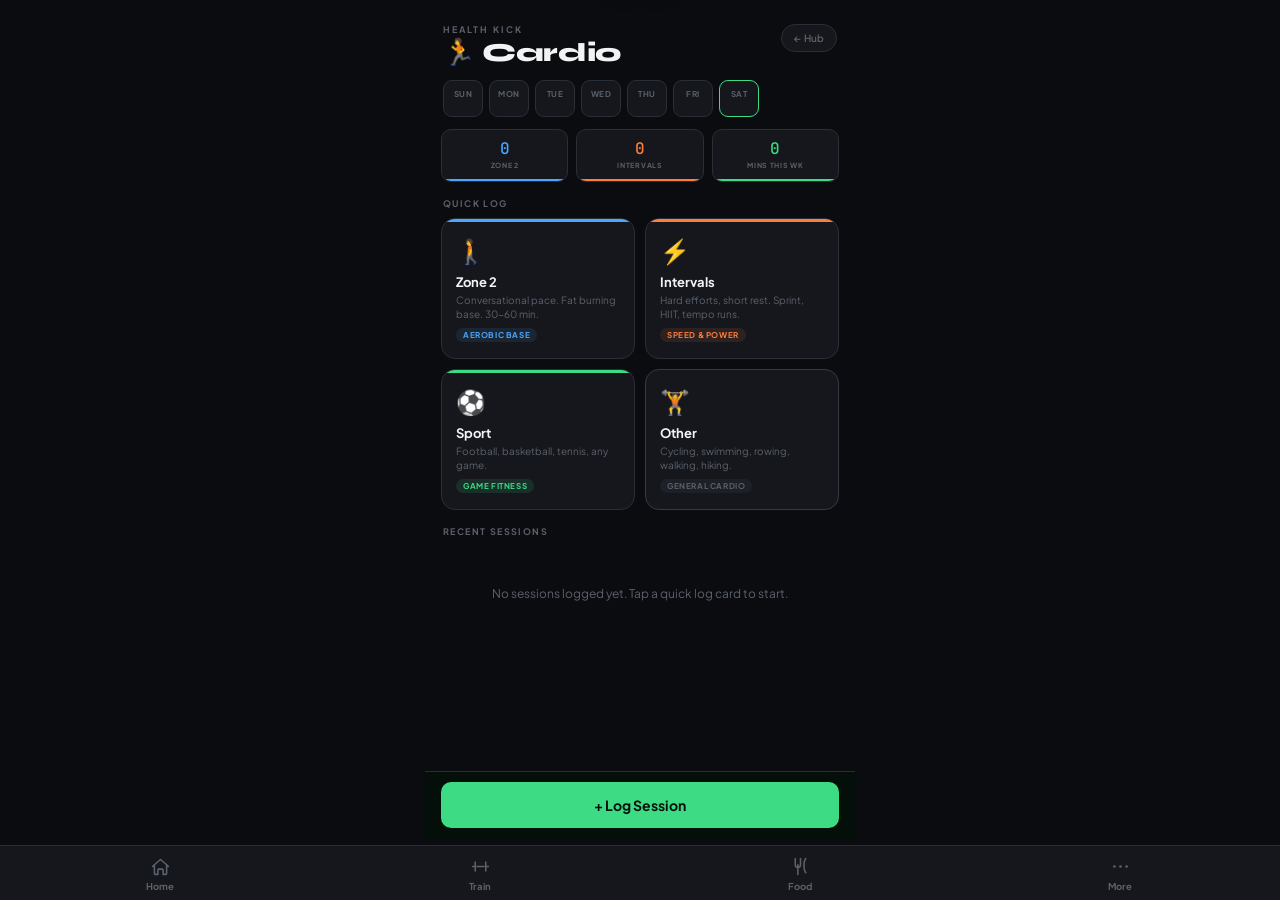
<file: cardio.html>
<!DOCTYPE html>
<html lang="en">
<head>
<meta charset="UTF-8">
<meta name="viewport" content="width=device-width, initial-scale=1.0, maximum-scale=1.0, user-scalable=no">
<meta name="theme-color" content="#06100a">
<meta name="mobile-web-app-capable" content="yes">
<meta name="apple-mobile-web-app-capable" content="yes">
<meta name="apple-mobile-web-app-status-bar-style" content="black-translucent">
<meta name="apple-mobile-web-app-title" content="Cardio">
<link rel="manifest" href="cardio-manifest.json">
<link rel="apple-touch-icon" href="[data-uri]">
<link rel="icon" type="image/png" href="[data-uri]">
<title>Cardio</title>
<link href="https://fonts.googleapis.com/css2?family=Syne:wght@700;800&family=Plus+Jakarta+Sans:wght@400;500;600;700&family=JetBrains+Mono:wght@400;500&display=swap" rel="stylesheet">
<link rel="stylesheet" href="hk-design.css">
<style>
*,*::before,*::after{margin:0;padding:0;box-sizing:border-box;-webkit-tap-highlight-color:transparent}
/* bg/card/border/text/accent/radius now come from hk-design.css. */
:root{
  --z2:#4da6ff;--z2-d:rgba(77,166,255,.1);
  --int:#ff7c3f;--int-d:rgba(255,124,63,.1);
  --yellow:#ffc247;--red:#ff5252;--purple:#a78bfa;
}
html,body{position:fixed;inset:0;background:var(--bg);color:var(--text);font-family:'Plus Jakarta Sans',sans-serif;overflow:hidden;-webkit-font-smoothing:antialiased;width:100%}
#app{display:flex;flex-direction:column;position:fixed;inset:0;max-width:430px;margin:0 auto;width:100%}

.hdr{padding:24px 18px 0;display:flex;align-items:flex-start;justify-content:space-between;flex-shrink:0}
.hdr-eyebrow{font-size:9px;color:var(--text3);letter-spacing:2px;text-transform:uppercase;font-weight:700;margin-bottom:5px}
.hdr-title{font-family:'Syne',sans-serif;font-size:26px;font-weight:800;letter-spacing:-.4px;line-height:1;color:var(--text)}
.hub-link{font-size:10px;color:var(--text3);text-decoration:none;background:var(--card);border:1px solid var(--border);border-radius:20px;padding:7px 12px;font-weight:600}

/* WEEK STRIP */
.week-strip{display:flex;gap:6px;padding:14px 18px 0;flex-shrink:0;overflow-x:auto;scrollbar-width:none}
.week-strip::-webkit-scrollbar{display:none}
.wday{display:flex;flex-direction:column;align-items:center;padding:8px 6px;border-radius:9px;border:1px solid var(--border);background:var(--card);flex-shrink:0;min-width:40px;cursor:pointer;transition:all .15s}
.wday.has-z2{border-color:rgba(77,166,255,.4);background:var(--z2-d)}
.wday.has-int{border-color:rgba(255,124,63,.4);background:var(--int-d)}
.wday.has-sport{border-color:rgba(0,230,118,.3);background:var(--accent-d)}
.wday.today{border-color:var(--accent)}
.wd-name{font-size:8px;color:var(--text3);text-transform:uppercase;letter-spacing:.5px;font-weight:700}
.wd-dot{width:5px;height:5px;border-radius:50%;margin-top:4px;background:transparent}
.wd-dot.z2{background:var(--z2)}.wd-dot.int{background:var(--int)}.wd-dot.sport{background:var(--accent)}

/* STATS ROW */
.stats-row{display:grid;grid-template-columns:repeat(3,1fr);gap:8px;margin:12px 16px 0;flex-shrink:0}
.stat-card{background:var(--card);border:1px solid var(--border);border-radius:var(--rs);padding:11px 8px;text-align:center;position:relative;overflow:hidden}
.stat-card::after{content:'';position:absolute;bottom:0;left:0;right:0;height:2px}
.stat-card.z2::after{background:var(--z2)}
.stat-card.int::after{background:var(--int)}
.stat-card.all::after{background:var(--accent)}
.stat-v{font-family:'JetBrains Mono',monospace;font-size:16px;font-weight:500;line-height:1}
.stat-l{font-size:7px;color:var(--text3);text-transform:uppercase;letter-spacing:.7px;margin-top:4px;font-weight:700}

/* SCROLL */
#scroll{flex:1;overflow-y:auto;overflow-x:hidden;padding-bottom:calc(220px + env(safe-area-inset-bottom,0px))}
#scroll::-webkit-scrollbar{display:none}

/* SECTION */
.sec{font-size:9px;color:var(--text3);text-transform:uppercase;letter-spacing:1.4px;padding:16px 18px 9px;font-weight:700}

/* QUICK LOG CARDS */
.quick-grid{display:grid;grid-template-columns:1fr 1fr;gap:10px;padding:0 16px}
.qcard{background:var(--card);border:1px solid var(--border);border-radius:var(--r);padding:16px 14px;cursor:pointer;transition:all .18s;position:relative;overflow:hidden}
.qcard::before{content:'';position:absolute;top:0;left:0;right:0;height:3px}
.qcard.z2::before{background:var(--z2)}
.qcard.int::before{background:var(--int)}
.qcard.sport::before{background:var(--accent)}
.qcard:active{transform:scale(.97)}
.qcard-icon{font-size:24px;margin-bottom:8px}
.qcard-title{font-size:13px;font-weight:700;color:var(--text);margin-bottom:3px}
.qcard-desc{font-size:10px;color:var(--text3);line-height:1.4}
.qcard-label{display:inline-block;font-size:8px;font-weight:700;text-transform:uppercase;letter-spacing:.6px;padding:2px 7px;border-radius:10px;margin-top:6px}
.qcard.z2 .qcard-label{background:var(--z2-d);color:var(--z2)}
.qcard.int .qcard-label{background:var(--int-d);color:var(--int)}
.qcard.sport .qcard-label{background:var(--accent-d);color:var(--accent)}

/* HISTORY */
.ci{background:var(--card);border:1px solid var(--border);border-radius:var(--rs);padding:12px 14px;margin:0 16px 8px;display:flex;align-items:center;gap:12px}
.ci-zone{width:4px;align-self:stretch;border-radius:2px;flex-shrink:0}
.ci-zone.z2{background:var(--z2)}.ci-zone.int{background:var(--int)}.ci-zone.sport{background:var(--accent)}.ci-zone.other{background:var(--text3)}
.ci-body{flex:1;min-width:0}
.ci-title{font-size:13px;font-weight:600;color:var(--text)}
.ci-meta{font-size:10px;color:var(--text3);margin-top:3px}
.ci-right{text-align:right;flex-shrink:0}
.ci-dur{font-family:'JetBrains Mono',monospace;font-size:13px;color:var(--accent);font-weight:500}
.ci-cal{font-size:10px;color:var(--text3);margin-top:2px;font-family:'JetBrains Mono',monospace}
.ci-del{background:none;border:none;color:var(--text3);font-size:15px;cursor:pointer;padding:0;margin-top:4px;display:block}
.ci-del:active{color:var(--red)}
.em{text-align:center;padding:40px 16px;font-size:12px;color:var(--text3)}

/* BOTTOM LOG BAR */
.bottom{position:fixed;bottom:calc(60px + env(safe-area-inset-bottom,0px));left:50%;transform:translateX(-50%);width:100%;max-width:430px;background:rgba(6,16,10,.97);border-top:1px solid var(--border);backdrop-filter:blur(20px);padding:10px 16px 12px;z-index:100}
.log-btn{width:100%;padding:14px;border-radius:var(--rs);background:var(--accent);color:#06100a;border:none;font-size:14px;font-weight:700;cursor:pointer;font-family:'Plus Jakarta Sans',sans-serif;box-shadow:0 0 24px var(--accent-glow)}
.log-btn:active{opacity:.85}

/* LOG SHEET */
.overlay{position:fixed;inset:0;background:rgba(0,0,0,.8);backdrop-filter:blur(14px);z-index:200;display:none;align-items:flex-end}
.overlay.show{display:flex}
.sheet{background:var(--bg2);border:1px solid var(--border);border-top-left-radius:var(--rm);border-top-right-radius:var(--rm);border-bottom:none;padding:0 18px calc(28px + env(safe-area-inset-bottom));width:100%;max-height:90dvh;overflow-y:auto;transform:translateY(100%);transition:transform .3s cubic-bezier(.32,.72,0,1)}
.sheet::-webkit-scrollbar{display:none}
.overlay.show .sheet{transform:translateY(0)}
.sh-handle{width:36px;height:4px;background:var(--border2);border-radius:2px;margin:16px auto 18px}
.sh-title{font-family:'Syne',sans-serif;font-size:20px;font-weight:800;color:var(--text);margin-bottom:16px}

/* ZONE SELECTOR */
.zone-grid{display:grid;grid-template-columns:repeat(3,1fr);gap:7px;margin-bottom:14px}
.zone-btn{padding:10px 6px;border-radius:9px;border:1px solid var(--border2);background:var(--bg3);cursor:pointer;text-align:center;transition:all .15s}
.zone-btn:active{transform:scale(.96)}
.zone-btn.sel-z2{border-color:rgba(77,166,255,.5);background:var(--z2-d)}
.zone-btn.sel-int{border-color:rgba(255,124,63,.5);background:var(--int-d)}
.zone-btn.sel-sport{border-color:rgba(0,230,118,.4);background:var(--accent-d)}
.zone-btn.sel-other{border-color:var(--border2);background:var(--bg3)}
.zb-icon{font-size:18px;margin-bottom:4px}
.zb-name{font-size:10px;font-weight:700;color:var(--text);line-height:1.2}
.zb-desc{font-size:8px;color:var(--text3);margin-top:2px;line-height:1.3}

/* FORM */
.ig{margin-bottom:12px}
.ig label{display:block;font-size:10px;color:var(--text3);text-transform:uppercase;letter-spacing:1px;margin-bottom:6px;font-weight:700}
.ig input,.ig select,.ig textarea{width:100%;background:var(--bg3);border:1px solid var(--border2);border-radius:var(--rs);padding:12px 13px;color:var(--text);font-family:'Plus Jakarta Sans',sans-serif;font-size:14px;outline:none;-webkit-appearance:none}
.ig input:focus,.ig select:focus{border-color:rgba(0,230,118,.35)}
.two-col{display:grid;grid-template-columns:1fr 1fr;gap:10px}
.save-btn{width:100%;padding:14px;border-radius:var(--rs);background:var(--accent);color:#06100a;border:none;font-size:14px;font-weight:700;cursor:pointer;font-family:'Plus Jakarta Sans',sans-serif;margin-bottom:9px;box-shadow:0 0 20px var(--accent-glow)}
.save-btn:active{opacity:.85}
.cancel-btn{width:100%;padding:13px;border-radius:var(--rs);background:none;color:var(--text3);border:1px solid var(--border2);font-size:13px;font-weight:600;cursor:pointer;font-family:'Plus Jakarta Sans',sans-serif}

/* SPORT GRID */
.sport-grid{display:grid;grid-template-columns:repeat(4,1fr);gap:7px;margin-bottom:14px}
.sp-btn{padding:10px 4px;border-radius:9px;border:1px solid var(--border2);background:var(--bg3);cursor:pointer;text-align:center;transition:all .15s;font-size:20px}
.sp-btn.sel{border-color:rgba(0,230,118,.4);background:var(--accent-d)}
.sp-btn:active{transform:scale(.94)}

.toast{position:fixed;top:18px;left:50%;transform:translateX(-50%) translateY(-70px);background:var(--card2);color:var(--text);border:1px solid var(--border2);padding:9px 20px;border-radius:24px;font-size:13px;font-weight:600;z-index:500;transition:transform .3s cubic-bezier(.34,1.56,.64,1);box-shadow:0 8px 32px rgba(0,0,0,.8);white-space:nowrap}
.toast.on{transform:translateX(-50%) translateY(0)}
</style>
</head>
<body>
<div id="app">
  <div class="hdr">
    <div>
      <div class="hdr-eyebrow">Health Kick</div>
      <div class="hdr-title">&#x1F3C3; Cardio</div>
    </div>
    <a href="index.html" class="hub-link">&#8592; Hub</a>
  </div>

  <!-- WEEK DOT STRIP -->
  <div class="week-strip" id="week-strip"></div>

  <!-- STATS ROW -->
  <div class="stats-row">
    <div class="stat-card z2">
      <div class="stat-v" id="s-z2" style="color:var(--z2)">0</div>
      <div class="stat-l">Zone 2</div>
    </div>
    <div class="stat-card int">
      <div class="stat-v" id="s-int" style="color:var(--int)">0</div>
      <div class="stat-l">Intervals</div>
    </div>
    <div class="stat-card all">
      <div class="stat-v" id="s-min" style="color:var(--accent)">0</div>
      <div class="stat-l">Mins this wk</div>
    </div>
  </div>

  <div id="scroll">
    <!-- QUICK LOG -->
    <div class="sec">Quick Log</div>
    <div class="quick-grid">
      <div class="qcard z2" onclick="quickLog('z2')">
        <div class="qcard-icon">&#x1F6B6;</div>
        <div class="qcard-title">Zone 2</div>
        <div class="qcard-desc">Conversational pace. Fat burning base. 30-60 min.</div>
        <div class="qcard-label">Aerobic base</div>
      </div>
      <div class="qcard int" onclick="quickLog('interval')">
        <div class="qcard-icon">&#x26A1;</div>
        <div class="qcard-title">Intervals</div>
        <div class="qcard-desc">Hard efforts, short rest. Sprint, HIIT, tempo runs.</div>
        <div class="qcard-label">Speed &amp; power</div>
      </div>
      <div class="qcard sport" onclick="quickLog('sport')">
        <div class="qcard-icon">&#x26BD;</div>
        <div class="qcard-title">Sport</div>
        <div class="qcard-desc">Football, basketball, tennis, any game.</div>
        <div class="qcard-label">Game fitness</div>
      </div>
      <div class="qcard" style="border-color:var(--border2)" onclick="quickLog('other')">
        <div class="qcard-icon">&#x1F3CB;</div>
        <div class="qcard-title">Other</div>
        <div class="qcard-desc">Cycling, swimming, rowing, walking, hiking.</div>
        <div class="qcard-label" style="background:var(--bg3);color:var(--text3)">General cardio</div>
      </div>
    </div>

    <!-- HISTORY -->
    <div class="sec">Recent Sessions</div>
    <div id="history-list"></div>
  </div>

  <div class="bottom">
    <button class="log-btn" onclick="openLogSheet()">+ Log Session</button>
  </div>
</div>

<!-- LOG SHEET -->
<div class="overlay" id="overlay" onclick="if(event.target===this)closeSheet()">
  <div class="sheet">
    <div class="sh-handle"></div>
    <div class="sh-title" id="sh-title">Log Session</div>

    <!-- ZONE / TYPE SELECTOR -->
    <div style="font-size:10px;color:var(--text3);text-transform:uppercase;letter-spacing:1px;margin-bottom:8px;font-weight:700">Session Type</div>
    <div class="zone-grid">
      <div class="zone-btn" id="zb-z2" onclick="selectZone('z2')">
        <div class="zb-icon">&#x1F6B6;</div>
        <div class="zb-name">Zone 2</div>
        <div class="zb-desc">Easy, conversational</div>
      </div>
      <div class="zone-btn" id="zb-interval" onclick="selectZone('interval')">
        <div class="zb-icon">&#x26A1;</div>
        <div class="zb-name">Intervals</div>
        <div class="zb-desc">Hard efforts + rest</div>
      </div>
      <div class="zone-btn" id="zb-tempo" onclick="selectZone('tempo')">
        <div class="zb-icon">&#x1F525;</div>
        <div class="zb-name">Tempo</div>
        <div class="zb-desc">Comfortably hard</div>
      </div>
      <div class="zone-btn" id="zb-sport" onclick="selectZone('sport')">
        <div class="zb-icon">&#x26BD;</div>
        <div class="zb-name">Sport</div>
        <div class="zb-desc">Game / match</div>
      </div>
      <div class="zone-btn" id="zb-z1" onclick="selectZone('z1')">
        <div class="zb-icon">&#x1F6B6;&#xFE0F;</div>
        <div class="zb-name">Zone 1</div>
        <div class="zb-desc">Recovery walk</div>
      </div>
      <div class="zone-btn" id="zb-other" onclick="selectZone('other')">
        <div class="zb-icon">&#x1F3CB;</div>
        <div class="zb-name">Other</div>
        <div class="zb-desc">Cycling, swim, row</div>
      </div>
    </div>

    <!-- SPORT PICKER (shown for sport type) -->
    <div id="sport-picker" style="display:none;margin-bottom:14px">
      <div style="font-size:10px;color:var(--text3);text-transform:uppercase;letter-spacing:1px;margin-bottom:8px;font-weight:700">Sport</div>
      <div class="sport-grid">
        <div class="sp-btn" data-sport="Football" onclick="selectSport(this)" title="Football">&#x26BD;</div>
        <div class="sp-btn" data-sport="Basketball" onclick="selectSport(this)" title="Basketball">&#x1F3C0;</div>
        <div class="sp-btn" data-sport="Tennis" onclick="selectSport(this)" title="Tennis">&#x1F3BE;</div>
        <div class="sp-btn" data-sport="AFL" onclick="selectSport(this)" title="AFL">&#x1F3C9;</div>
        <div class="sp-btn" data-sport="Cricket" onclick="selectSport(this)" title="Cricket">&#x1F3CF;</div>
        <div class="sp-btn" data-sport="Swimming" onclick="selectSport(this)" title="Swimming">&#x1F3CA;</div>
        <div class="sp-btn" data-sport="Cycling" onclick="selectSport(this)" title="Cycling">&#x1F6B4;</div>
        <div class="sp-btn" data-sport="Other" onclick="selectSport(this)" title="Other">&#x1F3C3;</div>
      </div>
    </div>

    <!-- ACTIVITY NAME (for non-sport) -->
    <div id="activity-row" class="ig">
      <label>Activity</label>
      <select id="sh-activity">
        <option>Running</option><option>Cycling</option><option>Walking</option>
        <option>Rowing</option><option>Swimming</option><option>Jump Rope</option>
        <option>Elliptical</option><option>Stair Climber</option><option>HIIT</option><option>Other</option>
      </select>
    </div>

    <div class="ig"><label>Date</label><input type="date" id="sh-date"></div>

    <div class="two-col">
      <div class="ig"><label>Duration (min)</label><input type="number" id="sh-dur" placeholder="30" inputmode="numeric"></div>
      <div class="ig"><label>Distance (km)</label><input type="number" id="sh-dist" placeholder="optional" step="0.1" inputmode="decimal"></div>
    </div>
    <div class="two-col">
      <div class="ig"><label>Avg HR (bpm)</label><input type="number" id="sh-hr" placeholder="optional" inputmode="numeric"></div>
      <div class="ig"><label>Calories (est.)</label><input type="number" id="sh-cal" placeholder="auto-calc" inputmode="numeric"></div>
    </div>
    <div class="ig"><label>Notes</label><input type="text" id="sh-notes" placeholder="e.g. 10x30s sprints, felt strong..." autocomplete="off"></div>

    <button class="save-btn" onclick="saveSession()">Save Session</button>
    <button class="cancel-btn" onclick="closeSheet()">Cancel</button>
  </div>
</div>

<div class="toast" id="toast"></div>

<script>
const KEY='ft6';
let _zone='z2';
let _sport='Football';
let _editId=null;

// ── Helpers ───────────────────────────────────────────────────
function load(){try{const d=localStorage.getItem(KEY);return d?JSON.parse(d):{cardio:[],sports:[]};}catch(e){return{cardio:[],sports:[]};}}
function save(s){try{const{dd:_a,cm:_b,...c}=s;localStorage.setItem(KEY,JSON.stringify(c));}catch(e){toast('Storage error');}}
function td(){const n=new Date();return n.getFullYear()+'-'+String(n.getMonth()+1).padStart(2,'0')+'-'+String(n.getDate()).padStart(2,'0');}
function fd(d){return new Date(d+'T12:00:00').toLocaleDateString('en-GB',{weekday:'short',day:'numeric',month:'short'});}
function last7Dates(){return Array.from({length:7},(_,i)=>{const d=new Date();d.setDate(d.getDate()-i);return d.getFullYear()+'-'+String(d.getMonth()+1).padStart(2,'0')+'-'+String(d.getDate()).padStart(2,'0');});}

// MET-based calorie estimation
const MET={Running:9,Cycling:7,Walking:3.5,Rowing:7,Swimming:8,'Jump Rope':11,Elliptical:6,'Stair Climber':8,HIIT:8,Other:5};
function estCal(activity,zone,dur,bw){
  const met=MET[activity]||5;
  const zMult=zone==='z1'?0.7:zone==='z2'?0.85:zone==='tempo'?1.1:zone==='interval'?1.25:1.0;
  return Math.round(met*zMult*(bw||75)*(dur/60));
}

// Zone classification
function zoneClass(zone){
  if(zone==='z2'||zone==='z1')return'z2';
  if(zone==='interval'||zone==='tempo')return'int';
  if(zone==='sport')return'sport';
  return'other';
}
function zoneLabel(zone){
  return{z1:'Zone 1',z2:'Zone 2',tempo:'Tempo',interval:'Intervals',sport:'Sport',other:'Other'}[zone]||zone;
}

// ── Zone selector ─────────────────────────────────────────────
function selectZone(z){
  _zone=z;
  document.querySelectorAll('.zone-btn').forEach(b=>b.className='zone-btn');
  const cls=zoneClass(z);
  const el=document.getElementById('zb-'+z);
  if(el)el.classList.add('sel-'+cls);
  // Show/hide sport picker and activity row
  document.getElementById('sport-picker').style.display=z==='sport'?'block':'none';
  document.getElementById('activity-row').style.display=z==='sport'?'none':'block';
}
function selectSport(el){
  document.querySelectorAll('.sp-btn').forEach(b=>b.classList.remove('sel'));
  el.classList.add('sel');
  _sport=el.dataset.sport;
}

// ── Quick log ─────────────────────────────────────────────────
function quickLog(type){
  openLogSheet();
  selectZone(type);
  document.getElementById('sh-date').value=td();
}

// ── Sheet ─────────────────────────────────────────────────────
function openLogSheet(){
  _editId=null;
  document.getElementById('sh-title').textContent='Log Session';
  document.getElementById('sh-date').value=td();
  document.getElementById('sh-dur').value='';
  document.getElementById('sh-dist').value='';
  document.getElementById('sh-hr').value='';
  document.getElementById('sh-cal').value='';
  document.getElementById('sh-notes').value='';
  selectZone('z2');
  document.getElementById('overlay').classList.add('show');
}
function closeSheet(){document.getElementById('overlay').classList.remove('show');}

// ── Save ──────────────────────────────────────────────────────
function saveSession(){
  const dur=parseInt(document.getElementById('sh-dur').value)||0;
  if(!dur){toast('Enter duration');return;}
  const date=document.getElementById('sh-date').value||td();
  const dist=parseFloat(document.getElementById('sh-dist').value)||0;
  const hr=parseInt(document.getElementById('sh-hr').value)||0;
  const notes=document.getElementById('sh-notes').value.trim();
  const s=load();
  const bw=(s.bodyweight&&s.bodyweight[0])?s.bodyweight[0].weight:75;
  const activity=_zone==='sport'?_sport:document.getElementById('sh-activity').value;
  const calField=parseInt(document.getElementById('sh-cal').value)||0;
  const cal=calField||estCal(activity,_zone,dur,bw);

  const entry={
    id:Date.now(),type:activity,zone:_zone,date,duration:dur,
    distance:dist,hr,calories:cal,notes,
  };

  if(!s.cardio)s.cardio=[];
  if(_editId){
    const idx=s.cardio.findIndex(e=>e.id===_editId);
    if(idx>-1)s.cardio[idx]={...s.cardio[idx],...entry,id:_editId};
    _editId=null;
  } else {
    s.cardio.unshift(entry);
  }
  save(s);closeSheet();render();toast('Session logged ✓');
}

function deleteSession(id){
  const s=load();
  s.cardio=(s.cardio||[]).filter(e=>e.id!==id);
  save(s);render();toast('Removed');
}

// ── Render ────────────────────────────────────────────────────
function render(){
  const s=load();
  const cardio=s.cardio||[];
  const sports=s.sports||[]; // legacy
  const l7=last7Dates();

  // Combine cardio + legacy sports for this week
  const thisWeek=cardio.filter(e=>l7.includes(e.date));
  const z2count=thisWeek.filter(e=>e.zone==='z2'||e.zone==='z1').length;
  const intcount=thisWeek.filter(e=>e.zone==='interval'||e.zone==='tempo').length;
  const totalMins=thisWeek.reduce((a,e)=>a+e.duration,0);

  document.getElementById('s-z2').textContent=z2count;
  document.getElementById('s-int').textContent=intcount;
  document.getElementById('s-min').textContent=totalMins;

  // Week dot strip
  const strip=document.getElementById('week-strip');
  const dayNames=['Sun','Mon','Tue','Wed','Thu','Fri','Sat'];
  strip.innerHTML=l7.slice().reverse().map(d=>{
    const daySessions=cardio.filter(e=>e.date===d);
    const hasZ2=daySessions.some(e=>e.zone==='z2'||e.zone==='z1');
    const hasInt=daySessions.some(e=>e.zone==='interval'||e.zone==='tempo');
    const hasSport=daySessions.some(e=>e.zone==='sport');
    const isToday=d===td();
    const cls=['wday',isToday?'today':'',hasZ2?'has-z2':hasInt?'has-int':hasSport?'has-sport':''].filter(Boolean).join(' ');
    const dotCls=hasZ2?'z2':hasInt?'int':hasSport?'sport':'';
    const dn=new Date(d+'T12:00:00').getDay();
    return`<div class="${cls}">
      <div class="wd-name">${dayNames[dn]}</div>
      <div class="wd-dot ${dotCls}"></div>
    </div>`;
  }).join('');

  // History
  const hist=document.getElementById('history-list');
  const allSessions=[...cardio].sort((a,b)=>b.date.localeCompare(a.date)).slice(0,20);
  if(!allSessions.length){
    hist.innerHTML='<div class="em">No sessions logged yet. Tap a quick log card to start.</div>';
    return;
  }
  hist.innerHTML=allSessions.map(e=>{
    const zc=zoneClass(e.zone||'other');
    return`<div class="ci">
      <div class="ci-zone ${zc}"></div>
      <div class="ci-body">
        <div class="ci-title">${e.type}${e.zone?' — '+zoneLabel(e.zone):''}</div>
        <div class="ci-meta">${fd(e.date)}${e.distance?' · '+e.distance+'km':''}${e.hr?' · '+e.hr+' bpm':''}</div>
        ${e.notes?`<div style="font-size:10px;color:var(--text3);margin-top:3px;font-style:italic">${e.notes}</div>`:''}
      </div>
      <div class="ci-right">
        <div class="ci-dur">${e.duration}min</div>
        ${e.calories?`<div class="ci-cal">${e.calories} kcal</div>`:''}
        <button class="ci-del" onclick="deleteSession(${e.id})">&#xD7;</button>
      </div>
    </div>`;
  }).join('');
}

function toast(m){const t=document.getElementById('toast');t.textContent=m;t.classList.add('on');setTimeout(()=>t.classList.remove('on'),2200);}
window.addEventListener('focus',render);
document.addEventListener('visibilitychange',()=>{if(!document.hidden)render();});
selectZone('z2');
render();
</script>
<script src="hk-nav.js"></script>
</body>
</html>
</file>
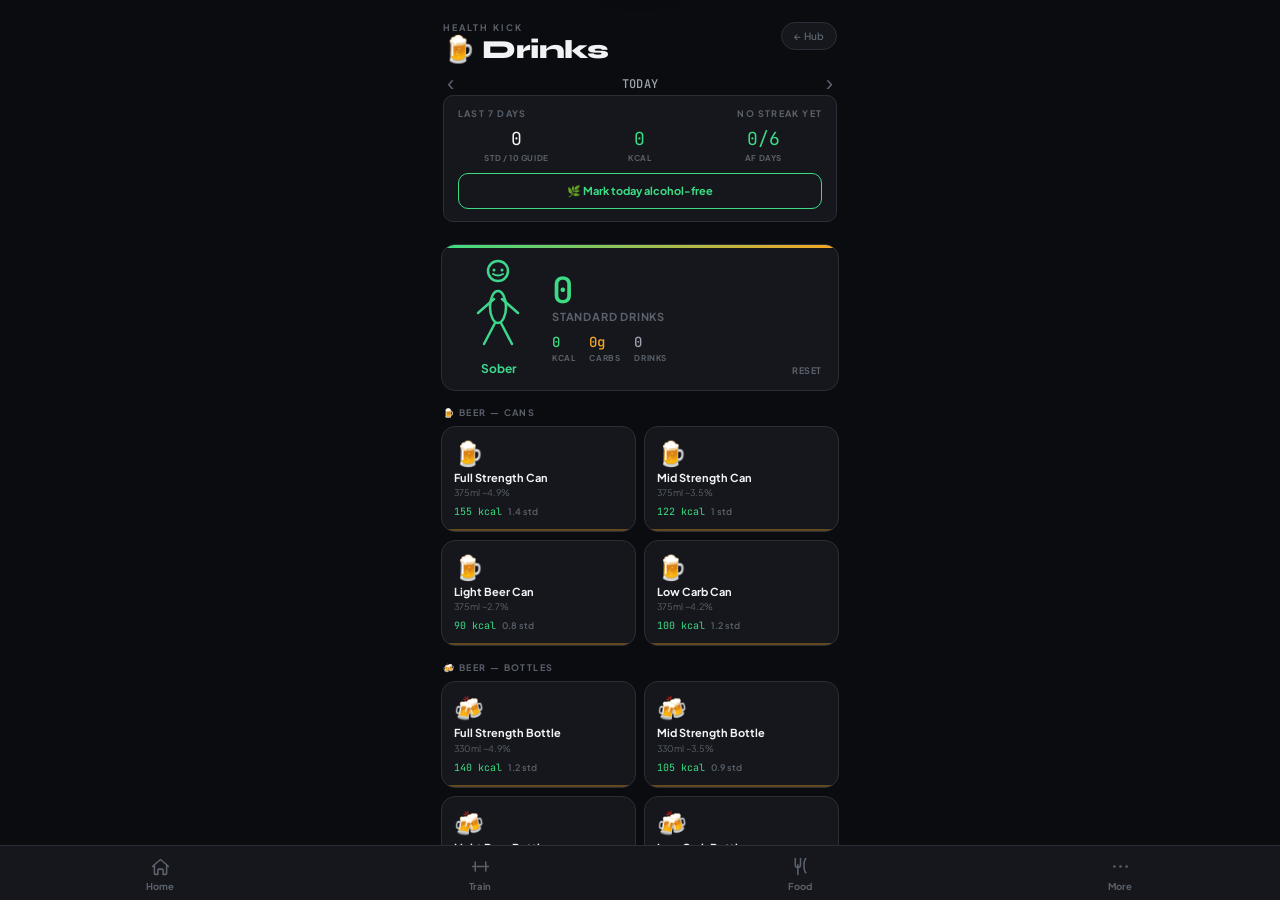
<file: drinks.html>
<!DOCTYPE html>
<html lang="en">
<head>
<meta charset="UTF-8">
<meta name="viewport" content="width=device-width, initial-scale=1.0, maximum-scale=1.0, user-scalable=no">
<meta name="theme-color" content="#0a0608">
<meta name="mobile-web-app-capable" content="yes">
<meta name="apple-mobile-web-app-capable" content="yes">
<meta name="apple-mobile-web-app-status-bar-style" content="black-translucent">
<meta name="apple-mobile-web-app-title" content="Drinks">
<link rel="manifest" href="drinks-manifest.json">
<link rel="apple-touch-icon" href="[data-uri]">
<link rel="icon" type="image/png" href="[data-uri]">
<title>Drinks</title>
<link href="https://fonts.googleapis.com/css2?family=Syne:wght@700;800&family=Plus+Jakarta+Sans:wght@400;500;600;700&family=JetBrains+Mono:wght@400;500&display=swap" rel="stylesheet">
<link rel="stylesheet" href="hk-design.css">
<style>
*,*::before,*::after{margin:0;padding:0;box-sizing:border-box;-webkit-tap-highlight-color:transparent}
/* bg/card/border/text/accent/radius now come from hk-design.css. */
:root{
  --amber:#f5a623;--amber-d:rgba(245,166,35,.1);
  --blue:#4da6ff;--yellow:#ffc247;--purple:#a78bfa;
}
html,body{position:fixed;inset:0;background:var(--bg);color:var(--text);font-family:'Plus Jakarta Sans',sans-serif;overflow:hidden;-webkit-font-smoothing:antialiased;width:100%}
#app{display:flex;flex-direction:column;position:fixed;inset:0;max-width:430px;margin:0 auto;width:100%}

/* HEADER */
.hdr{padding:22px 18px 0;display:flex;align-items:flex-start;justify-content:space-between;flex-shrink:0}
.hdr-eyebrow{font-size:9px;color:var(--text3);letter-spacing:2px;text-transform:uppercase;font-weight:700;margin-bottom:4px}
.hdr-title{font-family:'Syne',sans-serif;font-size:26px;font-weight:800;letter-spacing:-.5px;line-height:1}
.hub-link{font-size:10px;color:var(--text3);text-decoration:none;background:var(--card);border:1px solid var(--border);border-radius:20px;padding:7px 12px;font-weight:600;white-space:nowrap}

/* DATE NAV */
.date-row{display:flex;align-items:center;justify-content:space-between;padding:10px 18px 0;flex-shrink:0}
.dnav{background:none;border:none;color:var(--text3);font-size:22px;cursor:pointer;padding:0 4px;line-height:1}
.dnav:active{color:var(--text)}
.date-lbl{font-family:'JetBrains Mono',monospace;font-size:12px;color:var(--text2);font-weight:500;letter-spacing:.3px;text-align:center;flex:1}

/* FIGURE CARD */
.figure-card{
  margin:12px 16px 0;
  background:var(--card);border:1px solid var(--border);border-radius:var(--r);
  padding:14px 16px;display:flex;align-items:center;gap:14px;
  position:relative;overflow:hidden;
}
.figure-card::before{content:'';position:absolute;top:0;left:0;right:0;height:3px;background:linear-gradient(90deg,var(--accent),var(--amber))}
.figure-wrap{
  display:flex;flex-direction:column;align-items:center;flex-shrink:0;
  width:80px;
}
#figure-svg{transition:all .4s cubic-bezier(.34,1.56,.64,1)}
.figure-label{font-size:9px;color:var(--text3);text-transform:uppercase;letter-spacing:.8px;margin-top:5px;font-weight:700;text-align:center}
.figure-status{font-size:12px;font-weight:700;text-align:center;margin-top:2px;transition:color .3s}

/* STATS SIDE */
.stats-side{flex:1}
.drink-count{font-family:'JetBrains Mono',monospace;font-size:36px;font-weight:500;color:var(--accent);line-height:1}
.drink-unit{font-size:11px;color:var(--text3);font-weight:700;text-transform:uppercase;letter-spacing:.8px;margin-top:2px}
.stats-row{display:flex;gap:14px;margin-top:10px}
.stat{text-align:left}
.stat-val{font-family:'JetBrains Mono',monospace;font-size:14px;font-weight:500}
.stat-lbl{font-size:8px;color:var(--text3);text-transform:uppercase;letter-spacing:.6px;margin-top:2px;font-weight:700}
.reset-btn{position:absolute;bottom:10px;right:12px;background:none;border:none;font-size:9px;color:var(--text3);cursor:pointer;text-transform:uppercase;letter-spacing:.6px;font-weight:700;font-family:'Plus Jakarta Sans',sans-serif;padding:4px}
.reset-btn:active{color:var(--accent)}

/* SCROLL */
#scroll{flex:1;overflow-y:auto;overflow-x:hidden;padding-bottom:24px}
#scroll::-webkit-scrollbar{display:none}

/* SECTION HEADER */
.sec{font-size:9px;color:var(--text3);text-transform:uppercase;letter-spacing:1.4px;padding:16px 18px 8px;font-weight:700}

/* DRINK GRID */
.drink-grid{display:grid;grid-template-columns:1fr 1fr;gap:8px;padding:0 16px}
.drink-btn{
  background:var(--card);border:1px solid var(--border);border-radius:var(--r);
  padding:13px 12px;cursor:pointer;transition:all .18s;
  display:flex;flex-direction:column;align-items:flex-start;
  position:relative;overflow:hidden;
  -webkit-tap-highlight-color:transparent;
}
.drink-btn::after{content:'';position:absolute;bottom:0;left:0;right:0;height:2px;background:var(--accent);opacity:.35}
.drink-btn:active{background:var(--bg3);transform:scale(.97)}
.drink-btn.beer::after{background:var(--amber)}
.drink-btn.wine::after{background:var(--accent)}
.drink-btn.spirit::after{background:var(--blue)}
.d-icon{font-size:24px;margin-bottom:7px;line-height:1}
.d-name{font-size:11px;font-weight:700;color:var(--text);line-height:1.2;margin-bottom:3px}
.d-meta{display:flex;align-items:center;gap:6px;margin-top:2px}
.d-cal{font-family:'JetBrains Mono',monospace;font-size:10px;color:var(--accent)}
.d-std{font-size:9px;color:var(--text3);font-weight:600}

/* LOGGED LIST */
.logged-list{padding:0 16px}
.log-item{display:flex;align-items:center;padding:9px 0;border-bottom:1px solid var(--border);gap:10px}
.log-item:last-child{border-bottom:none}
.log-icon{font-size:16px;flex-shrink:0}
.log-name{flex:1;font-size:12px;font-weight:500;color:var(--text2)}
.log-time{font-family:'JetBrains Mono',monospace;font-size:10px;color:var(--text3);flex-shrink:0}
.log-cal{font-family:'JetBrains Mono',monospace;font-size:12px;color:var(--accent);flex-shrink:0;margin:0 8px}
.log-del{background:none;border:none;color:var(--text3);font-size:16px;cursor:pointer;padding:0;line-height:1}
.log-del:active{color:var(--accent)}
.empty-msg{padding:20px 0;text-align:center;font-size:12px;color:var(--text3)}

/* TOAST */
.toast{position:fixed;top:16px;left:50%;transform:translateX(-50%) translateY(-70px);background:var(--card2);color:var(--text);border:1px solid var(--border2);padding:9px 20px;border-radius:24px;font-size:13px;font-weight:600;z-index:500;transition:transform .3s cubic-bezier(.34,1.56,.64,1);box-shadow:0 8px 32px rgba(0,0,0,.7);white-space:nowrap}
.toast.on{transform:translateX(-50%) translateY(0)}

/* CONFIRM SHEET */
.overlay{position:fixed;inset:0;background:rgba(0,0,0,.75);backdrop-filter:blur(14px);z-index:200;display:none;align-items:flex-end}
.overlay.show{display:flex}
.sheet{background:var(--bg2);border:1px solid var(--border);border-top-left-radius:var(--rm);border-top-right-radius:var(--rm);border-bottom:none;padding:0 20px calc(28px + env(safe-area-inset-bottom));width:100%;transform:translateY(100%);transition:transform .3s cubic-bezier(.32,.72,0,1)}
.overlay.show .sheet{transform:translateY(0)}
.sh-handle{width:36px;height:4px;background:var(--border2);border-radius:2px;margin:16px auto 18px}
.sh-icon{font-size:40px;text-align:center;margin-bottom:8px}
.sh-name{font-family:'Syne',sans-serif;font-size:22px;font-weight:800;color:var(--text);margin-bottom:4px}
.sh-sub{font-size:11px;color:var(--text3);margin-bottom:16px}
.sh-grid{display:grid;grid-template-columns:repeat(3,1fr);gap:8px;margin-bottom:18px}
.sh-m{background:var(--bg3);border-radius:10px;padding:12px 6px;text-align:center}
.sh-mv{font-family:'JetBrains Mono',monospace;font-size:16px;font-weight:500;line-height:1}
.sh-ml{font-size:8px;color:var(--text3);text-transform:uppercase;letter-spacing:.6px;margin-top:4px;font-weight:700}
.conf-btn{width:100%;padding:15px;border-radius:var(--rs);background:var(--accent);color:#0a0608;border:none;font-size:14px;font-weight:700;cursor:pointer;font-family:'Plus Jakarta Sans',sans-serif;margin-bottom:9px;box-shadow:0 0 24px var(--accent-glow)}
.conf-btn:active{opacity:.85}
.cancel-btn{width:100%;padding:14px;border-radius:var(--rs);background:none;color:var(--text3);border:1px solid var(--border2);font-size:13px;font-weight:600;cursor:pointer;font-family:'Plus Jakarta Sans',sans-serif}
</style>
</head>
<body>
<div id="app">
  <div class="hdr">
    <div>
      <div class="hdr-eyebrow">Health Kick</div>
      <div class="hdr-title">&#x1F37A; Drinks</div>
    </div>
    <a href="index.html" class="hub-link">&#8592; Hub</a>
  </div>

  <div class="date-row">
    <button class="dnav" onclick="navDay(-1)">&#8249;</button>
    <div class="date-lbl" id="date-lbl">TODAY</div>
    <button class="dnav" onclick="navDay(1)">&#8250;</button>
  </div>

  <!-- WEEK + AF STREAK -->
  <div id="week-card" style="margin:0 18px 10px;padding:12px 14px;background:var(--card);border:1px solid var(--border);border-radius:var(--rs)"></div>

  <!-- STICK FIGURE CARD -->
  <div class="figure-card">
    <div class="figure-wrap">
      <svg id="figure-svg" width="64" height="100" viewBox="0 0 64 100" xmlns="http://www.w3.org/2000/svg">
        <!-- Head -->
        <circle id="fig-head" cx="32" cy="12" r="10" fill="none" stroke="#e8607a" stroke-width="2.5"/>
        <!-- Eyes -->
        <circle id="fig-eye-l" cx="28" cy="11" r="1.5" fill="#e8607a"/>
        <circle id="fig-eye-r" cx="36" cy="11" r="1.5" fill="#e8607a"/>
        <!-- Mouth -->
        <path id="fig-mouth" d="M27 15 Q32 18 37 15" fill="none" stroke="#e8607a" stroke-width="2" stroke-linecap="round"/>
        <!-- Body -->
        <ellipse id="fig-body" cx="32" cy="48" rx="8" ry="16" fill="none" stroke="#e8607a" stroke-width="2.5"/>
        <!-- Arms -->
        <line id="fig-arm-l" x1="24" y1="40" x2="12" y2="54" stroke="#e8607a" stroke-width="2.5" stroke-linecap="round"/>
        <line id="fig-arm-r" x1="40" y1="40" x2="52" y2="54" stroke="#e8607a" stroke-width="2.5" stroke-linecap="round"/>
        <!-- Legs -->
        <line id="fig-leg-l" x1="28" y1="64" x2="18" y2="85" stroke="#e8607a" stroke-width="2.5" stroke-linecap="round"/>
        <line id="fig-leg-r" x1="36" y1="64" x2="46" y2="85" stroke="#e8607a" stroke-width="2.5" stroke-linecap="round"/>
      </svg>
      <div class="figure-status" id="figure-status" style="color:var(--green)">Sober</div>
    </div>
    <div class="stats-side">
      <div class="drink-count" id="drink-count">0</div>
      <div class="drink-unit">standard drinks</div>
      <div class="stats-row">
        <div class="stat">
          <div class="stat-val" id="stat-kcal" style="color:var(--accent)">0</div>
          <div class="stat-lbl">kcal</div>
        </div>
        <div class="stat">
          <div class="stat-val" id="stat-carbs" style="color:var(--amber)">0g</div>
          <div class="stat-lbl">carbs</div>
        </div>
        <div class="stat">
          <div class="stat-val" id="stat-items" style="color:var(--text2)">0</div>
          <div class="stat-lbl">drinks</div>
        </div>
      </div>
    </div>
    <button class="reset-btn" onclick="resetDay()">Reset</button>
  </div>

  <div id="scroll">

    <!-- BEER -->
    <div class="sec">&#x1F37A; Beer — Cans</div>
    <div class="drink-grid" id="grid-cans"></div>

    <div class="sec">&#x1F37B; Beer — Bottles</div>
    <div class="drink-grid" id="grid-bottles"></div>

    <!-- WINE -->
    <div class="sec">&#x1F377; Wine</div>
    <div class="drink-grid" id="grid-wine"></div>

    <!-- SPIRITS -->
    <div class="sec">&#x1F943; Spirits</div>
    <div class="drink-grid" id="grid-spirits"></div>

    <!-- LOGGED -->
    <div class="sec">Logged Today</div>
    <div class="logged-list" id="logged-list"></div>

  </div>
</div>

<div class="toast" id="toast"></div>

<script>
const KEY = 'ft6';
let _viewDate = null;
let _pending = null;

// ── Drink database ────────────────────────────────────────────
// cal, carbs, std_drinks, icon, category
const DRINKS = {
  cans: [
    {name:'Full Strength Can',  sub:'375ml ~4.9%', cal:155, carbs:13, std:1.4, icon:'🍺', cat:'beer'},
    {name:'Mid Strength Can',   sub:'375ml ~3.5%', cal:122, carbs:10, std:1.0, icon:'🍺', cat:'beer'},
    {name:'Light Beer Can',     sub:'375ml ~2.7%', cal:90,  carbs:8,  std:0.8, icon:'🍺', cat:'beer'},
    {name:'Low Carb Can',       sub:'375ml ~4.2%', cal:100, carbs:2,  std:1.2, icon:'🍺', cat:'beer'},
  ],
  bottles: [
    {name:'Full Strength Bottle', sub:'330ml ~4.9%', cal:140, carbs:11, std:1.2, icon:'🍻', cat:'beer'},
    {name:'Mid Strength Bottle',  sub:'330ml ~3.5%', cal:105, carbs:9,  std:0.9, icon:'🍻', cat:'beer'},
    {name:'Light Beer Bottle',    sub:'330ml ~2.7%', cal:78,  carbs:7,  std:0.7, icon:'🍻', cat:'beer'},
    {name:'Low Carb Bottle',      sub:'330ml ~4.2%', cal:88,  carbs:1,  std:1.1, icon:'🍻', cat:'beer'},
  ],
  wine: [
    {name:'White Wine',   sub:'150ml glass', cal:122, carbs:4,  std:1.4, icon:'🥂', cat:'wine'},
    {name:'Red Wine',     sub:'150ml glass', cal:128, carbs:4,  std:1.4, icon:'🍷', cat:'wine'},
    {name:'Sparkling',    sub:'150ml glass', cal:118, carbs:5,  std:1.4, icon:'🍾', cat:'wine'},
    {name:'Rosé',         sub:'150ml glass', cal:120, carbs:4,  std:1.4, icon:'🌸', cat:'wine'},
  ],
  spirits: [
    {name:'Clear Spirit',       sub:'30ml shot e.g. vodka/gin', cal:65,  carbs:0, std:1.0, icon:'🫙', cat:'spirit'},
    {name:'Brown Spirit',       sub:'30ml shot e.g. whisky/rum', cal:70, carbs:0, std:1.0, icon:'🥃', cat:'spirit'},
    {name:'Clear Spirit + Mix', sub:'30ml + diet mixer',         cal:70, carbs:1, std:1.0, icon:'🫙', cat:'spirit'},
    {name:'Brown Spirit + Mix', sub:'30ml + regular mixer',      cal:120,carbs:14,std:1.0, icon:'🥃', cat:'spirit'},
  ],
};

// ── Date helpers ──────────────────────────────────────────────
function td(){const n=new Date();return n.getFullYear()+'-'+String(n.getMonth()+1).padStart(2,'0')+'-'+String(n.getDate()).padStart(2,'0');}
function vd(){return _viewDate||td();}
function isToday(){return vd()===td();}
function fd(d){return new Date(d+'T12:00:00').toLocaleDateString('en-GB',{weekday:'long',day:'numeric',month:'short'});}
function fds(d){return new Date(d+'T12:00:00').toLocaleDateString('en-GB',{weekday:'short',day:'numeric',month:'short'});}

// ── Storage ───────────────────────────────────────────────────
function load(){try{const d=localStorage.getItem(KEY);return d?JSON.parse(d):{};}catch(e){return{};}}
function save(s){try{const{dd:_a,cm:_b,...c}=s;localStorage.setItem(KEY,JSON.stringify(c));}catch(e){toast('Storage error');}}
function getAlcohol(date){
  const s=load();
  return((s.meals&&s.meals[date])||[]).filter(m=>m.type==='Alcohol');
}

function logDrink(drink){
  const s=load();
  if(!s.meals)s.meals={};
  const d=vd();
  if(!s.meals[d])s.meals[d]=[];
  const now=new Date();
  const id=Date.now();
  s.meals[d].push({
    id:id,
    type:'Alcohol',
    time:isToday()?String(now.getHours()).padStart(2,'0')+':'+String(now.getMinutes()).padStart(2,'0'):'',
    description:drink.icon+' '+drink.name,
    calories:drink.cal,
    protein:0,
    carbs:drink.carbs,
    fat:0,
    fibre:0,
    std:drink.std,
  });
  // a logged drink overrides any "alcohol-free" tap for that day
  if(s.alcohol&&s.alcohol[d])delete s.alcohol[d];
  save(s);
  render();
  _lastLogged={date:d,id:id};
  toastUndo(drink.icon+' '+drink.name+' · '+drink.cal+' kcal · '+drink.std+' std');
}
let _lastLogged=null;
function undoLast(){
  if(!_lastLogged)return;
  const s=load();
  const l=_lastLogged;
  if(s.meals&&s.meals[l.date]){
    s.meals[l.date]=s.meals[l.date].filter(m=>m.id!==l.id);
    save(s);render();
  }
  _lastLogged=null;
  toast('Removed');
}

function deleteDrink(date,id){
  const s=load();
  if(!s.meals||!s.meals[date])return;
  s.meals[date]=s.meals[date].filter(m=>m.id!==id);
  save(s);render();toast('Removed');
}

function resetDay(){
  if(!confirm('Clear all drinks for today?'))return;
  const s=load();
  if(s.meals&&s.meals[td()]){
    s.meals[td()]=s.meals[td()].filter(m=>m.type!=='Alcohol');
    save(s);render();toast('Reset');
  }
}

// ── Stick figure animation ────────────────────────────────────
function updateFigure(std){
  // std = total standard drinks
  // belly grows, legs splay, arms rise, face changes
  const lvl = Math.min(std, 8); // cap at 8 for display
  
  // Body gets fatter
  const rx = 8 + lvl * 3.5;  // belly width: 8→36
  const ry = 16 + lvl * 1.5; // belly height: 16→28
  document.getElementById('fig-body').setAttribute('rx', Math.round(rx));
  document.getElementById('fig-body').setAttribute('ry', Math.round(ry));
  
  // Head bobs
  const headY = 12 + (lvl > 4 ? Math.sin(lvl) * 2 : 0);
  document.getElementById('fig-head').setAttribute('cy', headY);
  document.getElementById('fig-eye-l').setAttribute('cy', headY - 1);
  document.getElementById('fig-eye-r').setAttribute('cy', headY - 1);
  
  // Eyes: normal → squinting → X
  const eyeEl = document.getElementById('fig-eye-l');
  const eyeEr = document.getElementById('fig-eye-r');
  if(lvl >= 6){
    // X eyes — replace with lines (use transform)
    eyeEl.setAttribute('r', '2');
    eyeEr.setAttribute('r', '2');
    eyeEl.style.opacity = '0.3';
    eyeEr.style.opacity = '0.3';
  } else if(lvl >= 3){
    eyeEl.setAttribute('r', '1');
    eyeEr.setAttribute('r', '1');
    eyeEl.style.opacity = '1';
    eyeEr.style.opacity = '1';
  } else {
    eyeEl.setAttribute('r', '1.5');
    eyeEr.setAttribute('r', '1.5');
    eyeEl.style.opacity = '1';
    eyeEr.style.opacity = '1';
  }
  
  // Mouth: smile → flat → frown → wavy
  const mouth = document.getElementById('fig-mouth');
  const my = headY + 3;
  if(lvl === 0){
    mouth.setAttribute('d', `M27 ${my} Q32 ${my+3} 37 ${my}`); // smile
  } else if(lvl < 2){
    mouth.setAttribute('d', `M27 ${my+1} Q32 ${my+3} 37 ${my+1}`); // big smile
  } else if(lvl < 4){
    mouth.setAttribute('d', `M27 ${my+1} Q32 ${my+1} 37 ${my+1}`); // flat
  } else if(lvl < 6){
    mouth.setAttribute('d', `M27 ${my+3} Q32 ${my} 37 ${my+3}`); // frown
  } else {
    mouth.setAttribute('d', `M26 ${my+2} Q29 ${my-1} 32 ${my+2} Q35 ${my+5} 38 ${my+2}`); // wavy
  }
  
  // Arms: normal → raised (cheering) → floppy
  const bodyTopY = 48 - ry;
  if(lvl === 0){
    document.getElementById('fig-arm-l').setAttribute('x1', Math.round(32-rx+4));
    document.getElementById('fig-arm-l').setAttribute('y1', '40');
    document.getElementById('fig-arm-l').setAttribute('x2', '12');
    document.getElementById('fig-arm-l').setAttribute('y2', '54');
    document.getElementById('fig-arm-r').setAttribute('x1', Math.round(32+rx-4));
    document.getElementById('fig-arm-r').setAttribute('y1', '40');
    document.getElementById('fig-arm-r').setAttribute('x2', '52');
    document.getElementById('fig-arm-r').setAttribute('y2', '54');
  } else if(lvl < 3){
    // Arms raised — cheering
    document.getElementById('fig-arm-l').setAttribute('x1', Math.round(32-rx+2));
    document.getElementById('fig-arm-l').setAttribute('y1', String(Math.round(bodyTopY+8)));
    document.getElementById('fig-arm-l').setAttribute('x2', '10');
    document.getElementById('fig-arm-l').setAttribute('y2', '30');
    document.getElementById('fig-arm-r').setAttribute('x1', Math.round(32+rx-2));
    document.getElementById('fig-arm-r').setAttribute('y1', String(Math.round(bodyTopY+8)));
    document.getElementById('fig-arm-r').setAttribute('x2', '54');
    document.getElementById('fig-arm-r').setAttribute('y2', '30');
  } else if(lvl < 6){
    // Arms out wide (wobbly)
    document.getElementById('fig-arm-l').setAttribute('x1', Math.round(32-rx+2));
    document.getElementById('fig-arm-l').setAttribute('y1', String(Math.round(bodyTopY+10)));
    document.getElementById('fig-arm-l').setAttribute('x2', '6');
    document.getElementById('fig-arm-l').setAttribute('y2', '50');
    document.getElementById('fig-arm-r').setAttribute('x1', Math.round(32+rx-2));
    document.getElementById('fig-arm-r').setAttribute('y1', String(Math.round(bodyTopY+10)));
    document.getElementById('fig-arm-r').setAttribute('x2', '58');
    document.getElementById('fig-arm-r').setAttribute('y2', '50');
  } else {
    // Arms flopped down
    document.getElementById('fig-arm-l').setAttribute('x1', Math.round(32-rx+2));
    document.getElementById('fig-arm-l').setAttribute('y1', String(Math.round(bodyTopY+16)));
    document.getElementById('fig-arm-l').setAttribute('x2', '16');
    document.getElementById('fig-arm-l').setAttribute('y2', '70');
    document.getElementById('fig-arm-r').setAttribute('x1', Math.round(32+rx-2));
    document.getElementById('fig-arm-r').setAttribute('y1', String(Math.round(bodyTopY+16)));
    document.getElementById('fig-arm-r').setAttribute('x2', '48');
    document.getElementById('fig-arm-r').setAttribute('y2', '70');
  }
  
  // Legs splay wider as belly grows
  const bodyBottomY = 48 + ry;
  const legSplay = 6 + lvl * 2;
  document.getElementById('fig-leg-l').setAttribute('x1', String(Math.round(32-legSplay/2)));
  document.getElementById('fig-leg-l').setAttribute('y1', String(Math.round(bodyBottomY)));
  document.getElementById('fig-leg-l').setAttribute('x2', String(Math.round(18-lvl*1.5)));
  document.getElementById('fig-leg-r').setAttribute('x1', String(Math.round(32+legSplay/2)));
  document.getElementById('fig-leg-r').setAttribute('y1', String(Math.round(bodyBottomY)));
  document.getElementById('fig-leg-r').setAttribute('x2', String(Math.round(46+lvl*1.5)));
  
  // Colour shifts: green → amber → red
  const col = lvl===0?'#3dd68c':lvl<3?'#f5a623':lvl<5?'#ff7c3f':'#e8607a';
  ['fig-head','fig-body','fig-arm-l','fig-arm-r','fig-leg-l','fig-leg-r','fig-mouth'].forEach(id=>{
    const el=document.getElementById(id);if(el)el.setAttribute('stroke',col);
  });
  document.getElementById('fig-eye-l').setAttribute('fill',col);
  document.getElementById('fig-eye-r').setAttribute('fill',col);
  
  // Status text
  const statEl=document.getElementById('figure-status');
  const labels=['Sober','Cheers!','Buzzing','Getting there','A few in','Wobbly','Pretty gone','Very drunk','Absolutely munted'];
  const idx=Math.min(Math.floor(std),8);
  statEl.textContent=labels[idx];
  statEl.style.color=col;
}

// ── Navigation ────────────────────────────────────────────────
function navDay(d){
  const b=vd();const dt=new Date(b+'T12:00:00');dt.setDate(dt.getDate()+d);
  const ns=dt.getFullYear()+'-'+String(dt.getMonth()+1).padStart(2,'0')+'-'+String(dt.getDate()).padStart(2,'0');
  if(ns>td())return;
  _viewDate=ns===td()?null:ns;
  render();
}

// ── One tap logs the drink; the toast offers Undo ─────────────
function openConfirm(drink){logDrink(drink);}

// ── Render drink grids ────────────────────────────────────────
function renderGrid(containerId, drinks){
  const el=document.getElementById(containerId);
  el.innerHTML=drinks.map(d=>`
    <div class="drink-btn ${d.cat}" onclick='openConfirm(${JSON.stringify(d)})'>
      <div class="d-icon">${d.icon}</div>
      <div class="d-name">${d.name}</div>
      <div style="font-size:9px;color:var(--text3);margin-bottom:5px">${d.sub}</div>
      <div class="d-meta">
        <span class="d-cal">${d.cal} kcal</span>
        <span class="d-std">${d.std} std</span>
      </div>
    </div>`).join('');
}

// ── Main render ───────────────────────────────────────────────
function render(){
  const d=vd(),isT=isToday();
  document.getElementById('date-lbl').textContent=isT?'TODAY':fds(d).toUpperCase();

  const drinks=getAlcohol(d);
  const totalStd=drinks.reduce((a,m)=>a+(m.std||1),0);
  const totalCal=drinks.reduce((a,m)=>a+m.calories,0);
  const totalCarbs=drinks.reduce((a,m)=>a+m.carbs,0);

  document.getElementById('drink-count').textContent=Math.round(totalStd*10)/10;
  document.getElementById('stat-kcal').textContent=totalCal;
  document.getElementById('stat-carbs').textContent=totalCarbs+'g';
  document.getElementById('stat-items').textContent=drinks.length;

  updateFigure(totalStd);
  renderWeek();

  // Logged list
  const lEl=document.getElementById('logged-list');
  if(!drinks.length){
    lEl.innerHTML='<div class="empty-msg">No drinks logged'+(isT?' today':' this day')+'</div>';
  } else {
    lEl.innerHTML=drinks.map(m=>`
      <div class="log-item">
        <div class="log-icon">${m.description.split(' ')[0]||'🍺'}</div>
        <div class="log-name">${m.description.replace(/^[\u{1F300}-\u{1FFFF}]\s?/u,'')}</div>
        <div class="log-time">${m.time||''}</div>
        <div class="log-cal">${m.calories}</div>
        <button class="log-del" onclick="deleteDrink('${d}',${m.id})">&#xD7;</button>
      </div>`).join('');
  }
}

// ── Alcohol-free + weekly totals (same rules as the hub) ──────
const STD_WEEK_GUIDE=10, STD_DAY_GUIDE=4;
function dstr(dt){return dt.getFullYear()+'-'+String(dt.getMonth()+1).padStart(2,'0')+'-'+String(dt.getDate()).padStart(2,'0');}
function daysAgo(n){const dt=new Date();dt.setDate(dt.getDate()-n);return dstr(dt);}
function drinkMeals(s,d){return((s.meals&&s.meals[d])||[]).filter(m=>m.type==='Alcohol');}
function isAF(s,d){
  if(drinkMeals(s,d).length)return false;
  if(s.dayQuality&&s.dayQuality[d]&&s.dayQuality[d].tag==='bad_booze')return false;
  if(s.alcohol&&s.alcohol[d]&&s.alcohol[d].af)return true;
  if(d===td())return false;
  return((s.meals&&s.meals[d])||[]).length>0;
}
function afStreak(s){
  let n=0;
  for(let i=1;i<365;i++){if(isAF(s,daysAgo(i)))n++;else break;}
  if(isAF(s,td()))n++;
  return n;
}
function toggleAF(){
  const s=load(),d=vd();
  if(drinkMeals(s,d).length){toast('Drinks are logged for this day');return;}
  if(!s.alcohol)s.alcohol={};
  if(s.alcohol[d]&&s.alcohol[d].af)delete s.alcohol[d];
  else s.alcohol[d]={af:true};
  save(s);render();
}
function renderWeek(){
  const s=load();
  let std=0,kcal=0,af=0,elapsed=0;
  for(let i=0;i<7;i++){
    const d=daysAgo(i),dm=drinkMeals(s,d);
    std+=dm.reduce((a,m)=>a+(m.std||1),0);
    kcal+=dm.reduce((a,m)=>a+(m.calories||0),0);
    const a=isAF(s,d);
    if(a)af++;
    if(i>0||a||dm.length)elapsed++;
  }
  std=Math.round(std*10)/10;
  const streak=afStreak(s);
  const d=vd(),dayAF=isAF(s,d),hasDrinks=drinkMeals(s,d).length>0;
  const goal=(s.goals&&s.goals.calories)||2000;
  const over=std>STD_WEEK_GUIDE;
  document.getElementById('week-card').innerHTML=
    '<div style="font-size:9px;text-transform:uppercase;letter-spacing:1.2px;color:var(--text3);font-weight:700;margin-bottom:8px;display:flex;justify-content:space-between"><span>Last 7 days</span><span>'+(streak>0?'&#x1F33F; '+streak+' day'+(streak!==1?'s':'')+' alcohol-free streak':'no streak yet')+'</span></div>'+
    '<div style="display:grid;grid-template-columns:1fr 1fr 1fr;gap:6px;text-align:center">'+
      '<div><div style="font-family:\'JetBrains Mono\',monospace;font-size:18px;color:'+(over?'var(--red)':'var(--text)')+'">'+std+'</div><div style="font-size:8px;color:var(--text3);text-transform:uppercase;letter-spacing:.6px;margin-top:3px;font-weight:700">std / '+STD_WEEK_GUIDE+' guide</div></div>'+
      '<div><div style="font-family:\'JetBrains Mono\',monospace;font-size:18px;color:var(--accent)">'+kcal+'</div><div style="font-size:8px;color:var(--text3);text-transform:uppercase;letter-spacing:.6px;margin-top:3px;font-weight:700">kcal</div></div>'+
      '<div><div style="font-family:\'JetBrains Mono\',monospace;font-size:18px;color:var(--green)">'+af+'/'+elapsed+'</div><div style="font-size:8px;color:var(--text3);text-transform:uppercase;letter-spacing:.6px;margin-top:3px;font-weight:700">AF days</div></div>'+
    '</div>'+
    (kcal>0?'<div style="font-size:10.5px;color:var(--text3);margin-top:8px">About '+(kcal/goal).toFixed(1)+' days of your '+goal+' kcal target.</div>':'')+
    (hasDrinks?'':'<button onclick="toggleAF()" style="width:100%;margin-top:10px;padding:10px;border-radius:var(--rs);border:1px solid var(--green);background:'+(dayAF?'rgba(0,230,118,.12)':'transparent')+';color:var(--green);font-size:11px;font-weight:700;font-family:inherit;cursor:pointer">&#x1F33F; '+(dayAF?'Alcohol-free ✓ (tap to undo)':'Mark '+(isToday()?'today':'this day')+' alcohol-free')+'</button>');
}

// ── Toast ─────────────────────────────────────────────────────
function toast(m){const t=document.getElementById('toast');t.textContent=m;t.classList.add('on');setTimeout(()=>t.classList.remove('on'),2200);}
function toastUndo(m){
  const t=document.getElementById('toast');
  t.innerHTML='';
  t.appendChild(document.createTextNode(m+'  '));
  const u=document.createElement('u');
  u.textContent='Undo';
  u.style.cursor='pointer';
  u.onclick=function(){undoLast();};
  t.appendChild(u);
  t.style.pointerEvents='auto';
  t.classList.add('on');
  clearTimeout(window._tt);
  window._tt=setTimeout(function(){t.classList.remove('on');t.style.pointerEvents='';},4000);
}

// ── Init ──────────────────────────────────────────────────────
renderGrid('grid-cans', DRINKS.cans);
renderGrid('grid-bottles', DRINKS.bottles);
renderGrid('grid-wine', DRINKS.wine);
renderGrid('grid-spirits', DRINKS.spirits);
window.addEventListener('focus',render);
document.addEventListener('visibilitychange',()=>{if(!document.hidden)render();});
render();
</script>
<script src="hk-nav.js"></script>
</body>
</html>
</file>
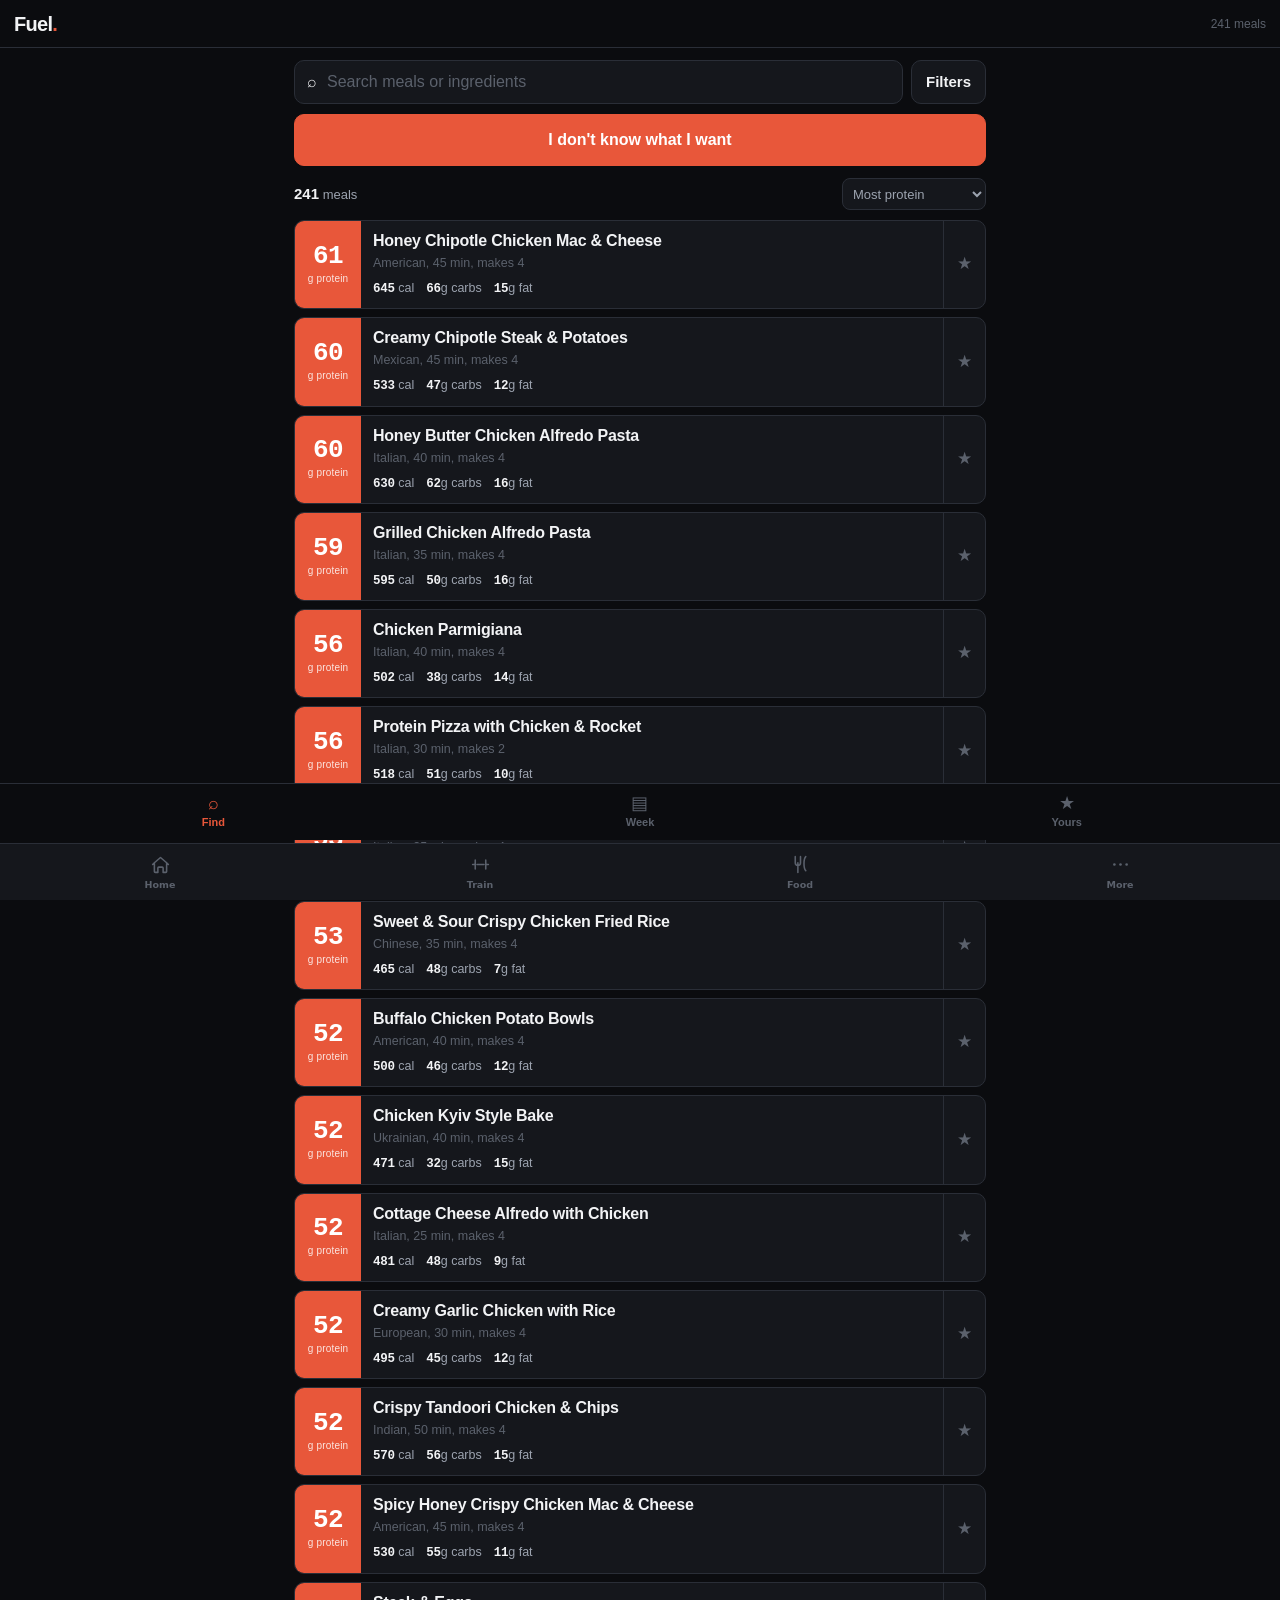
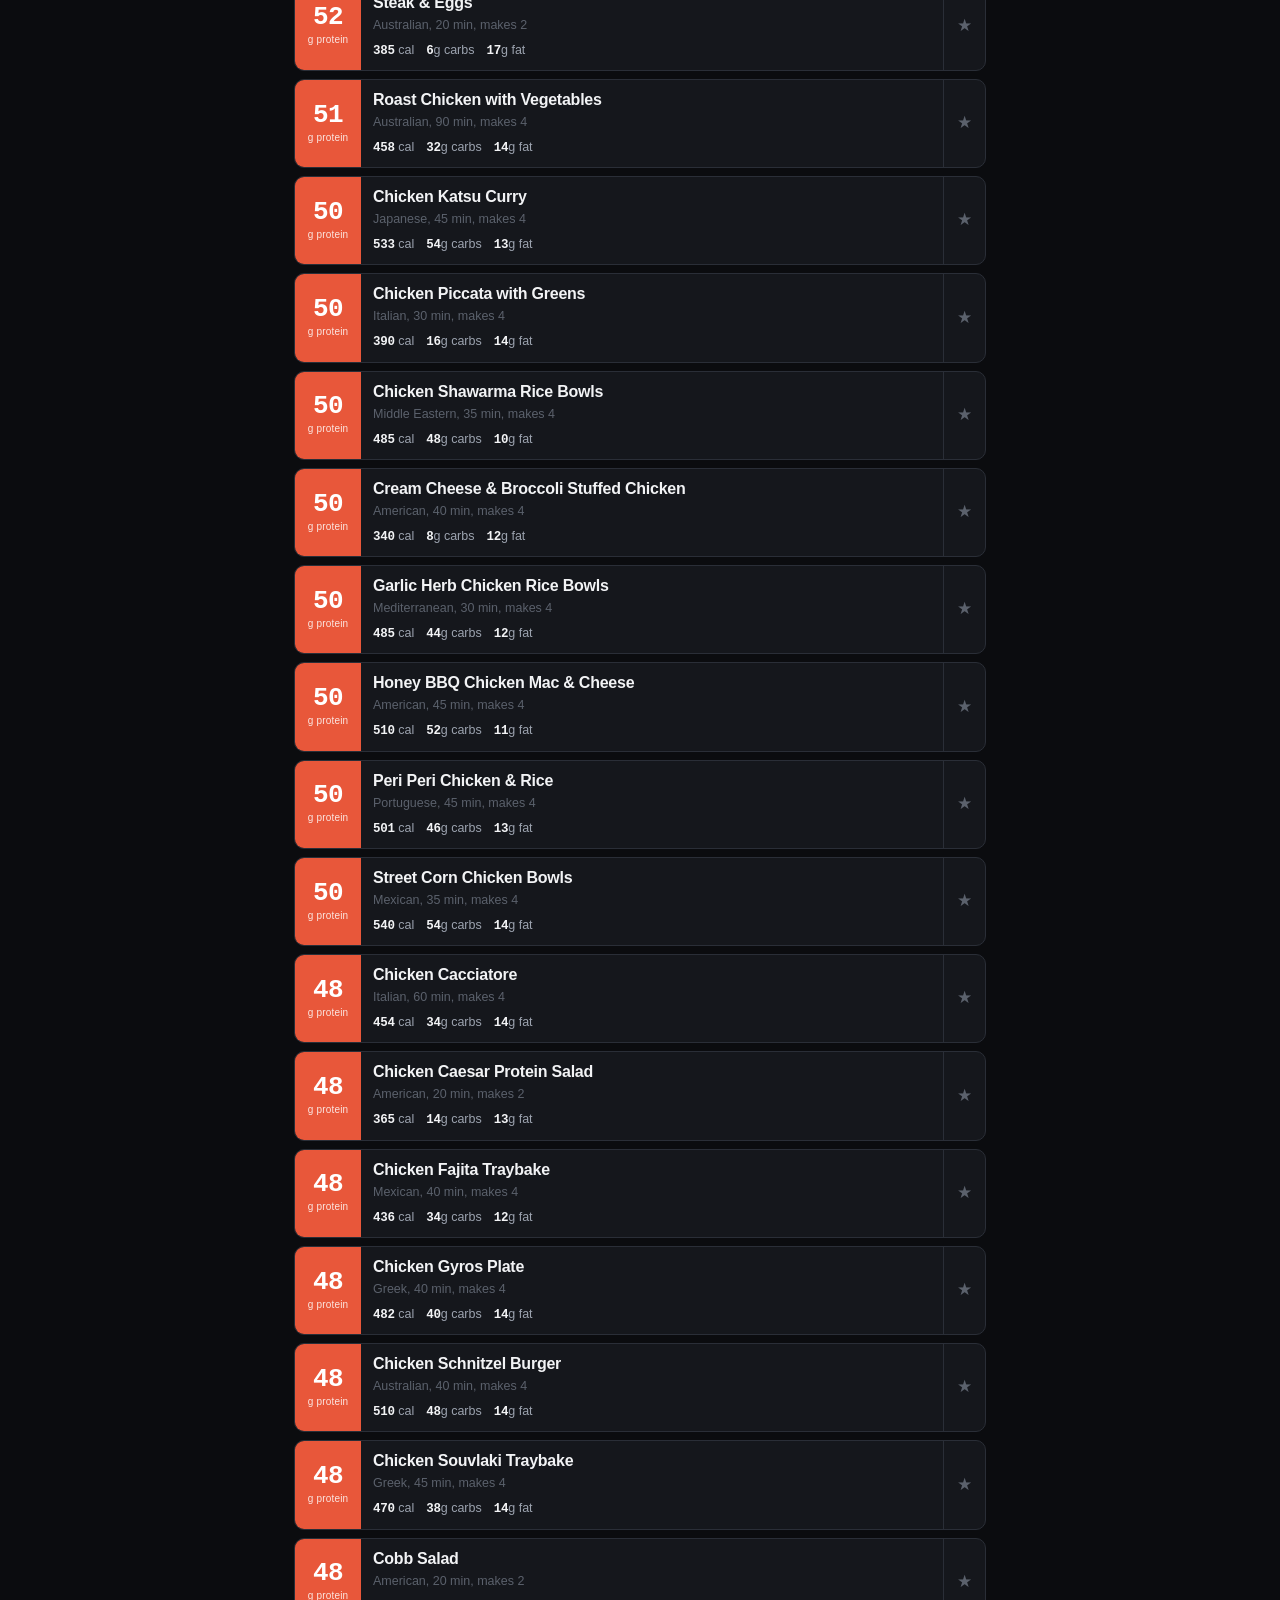
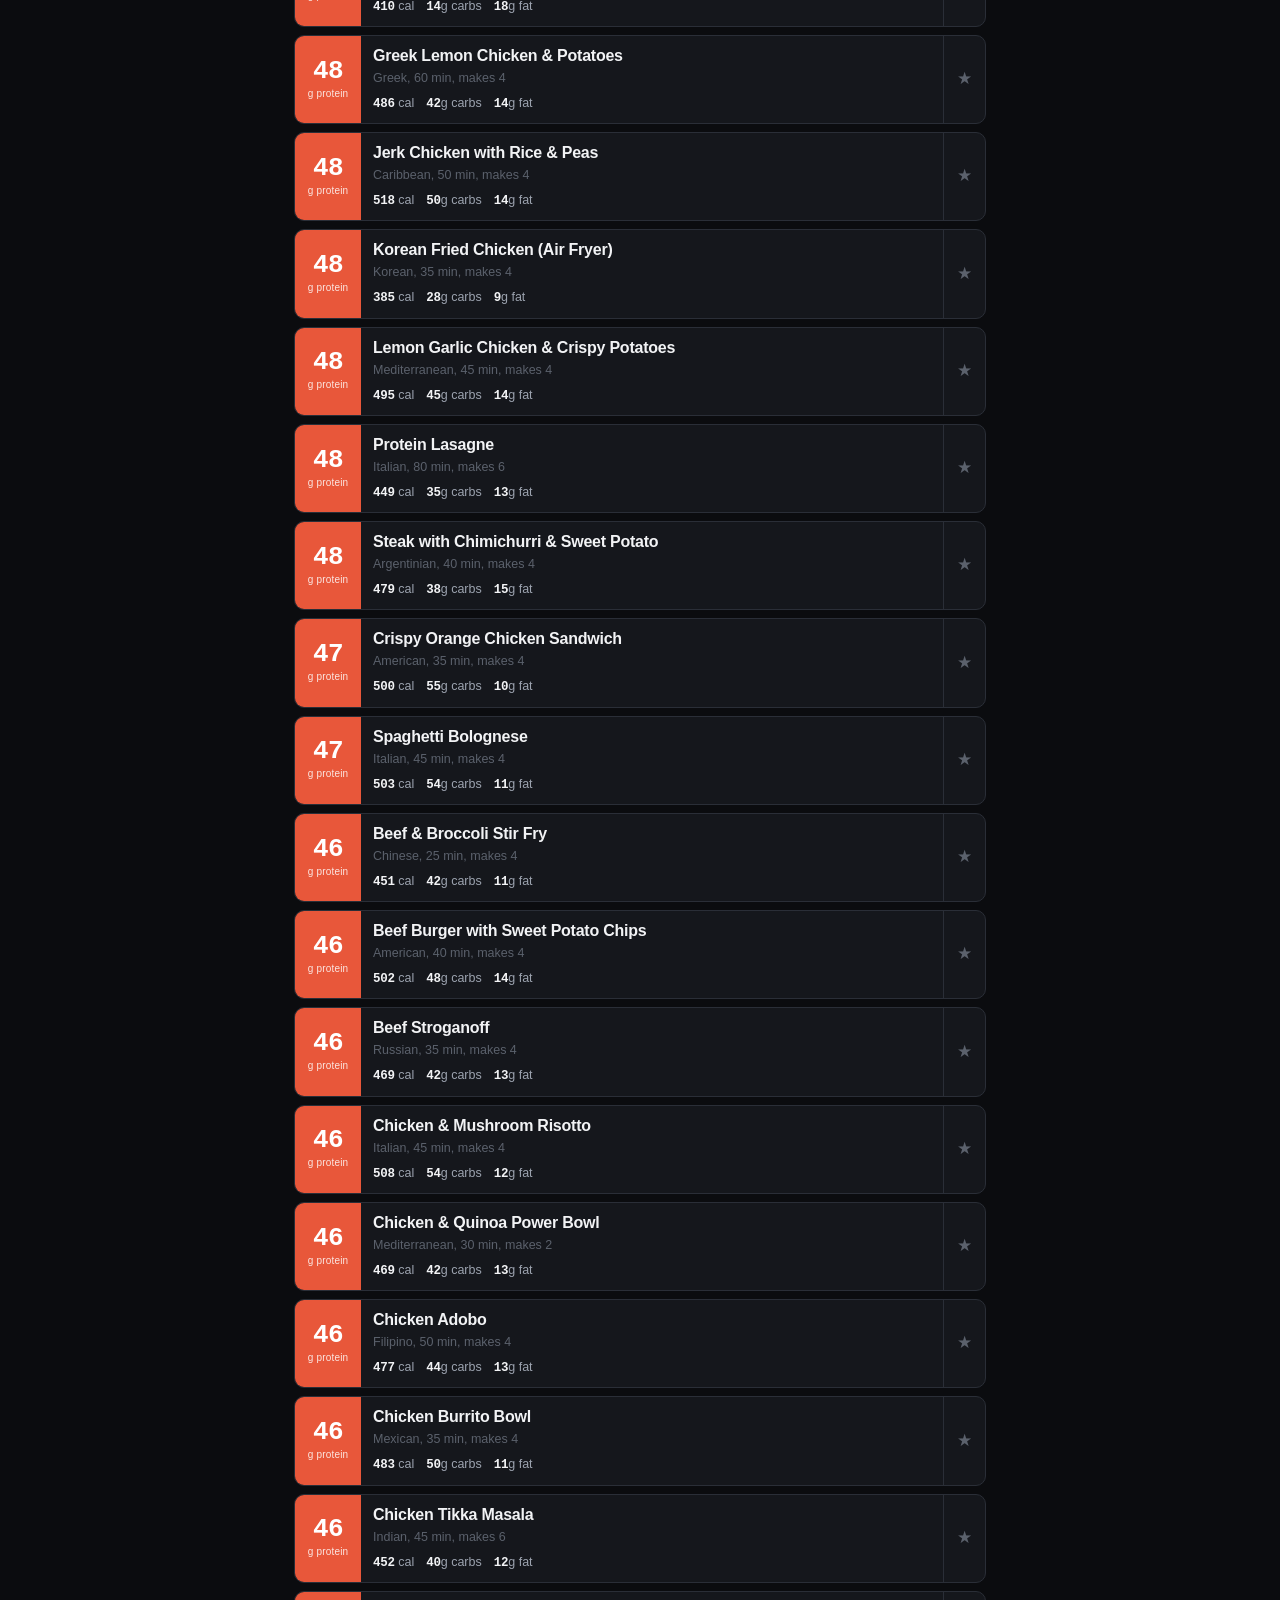
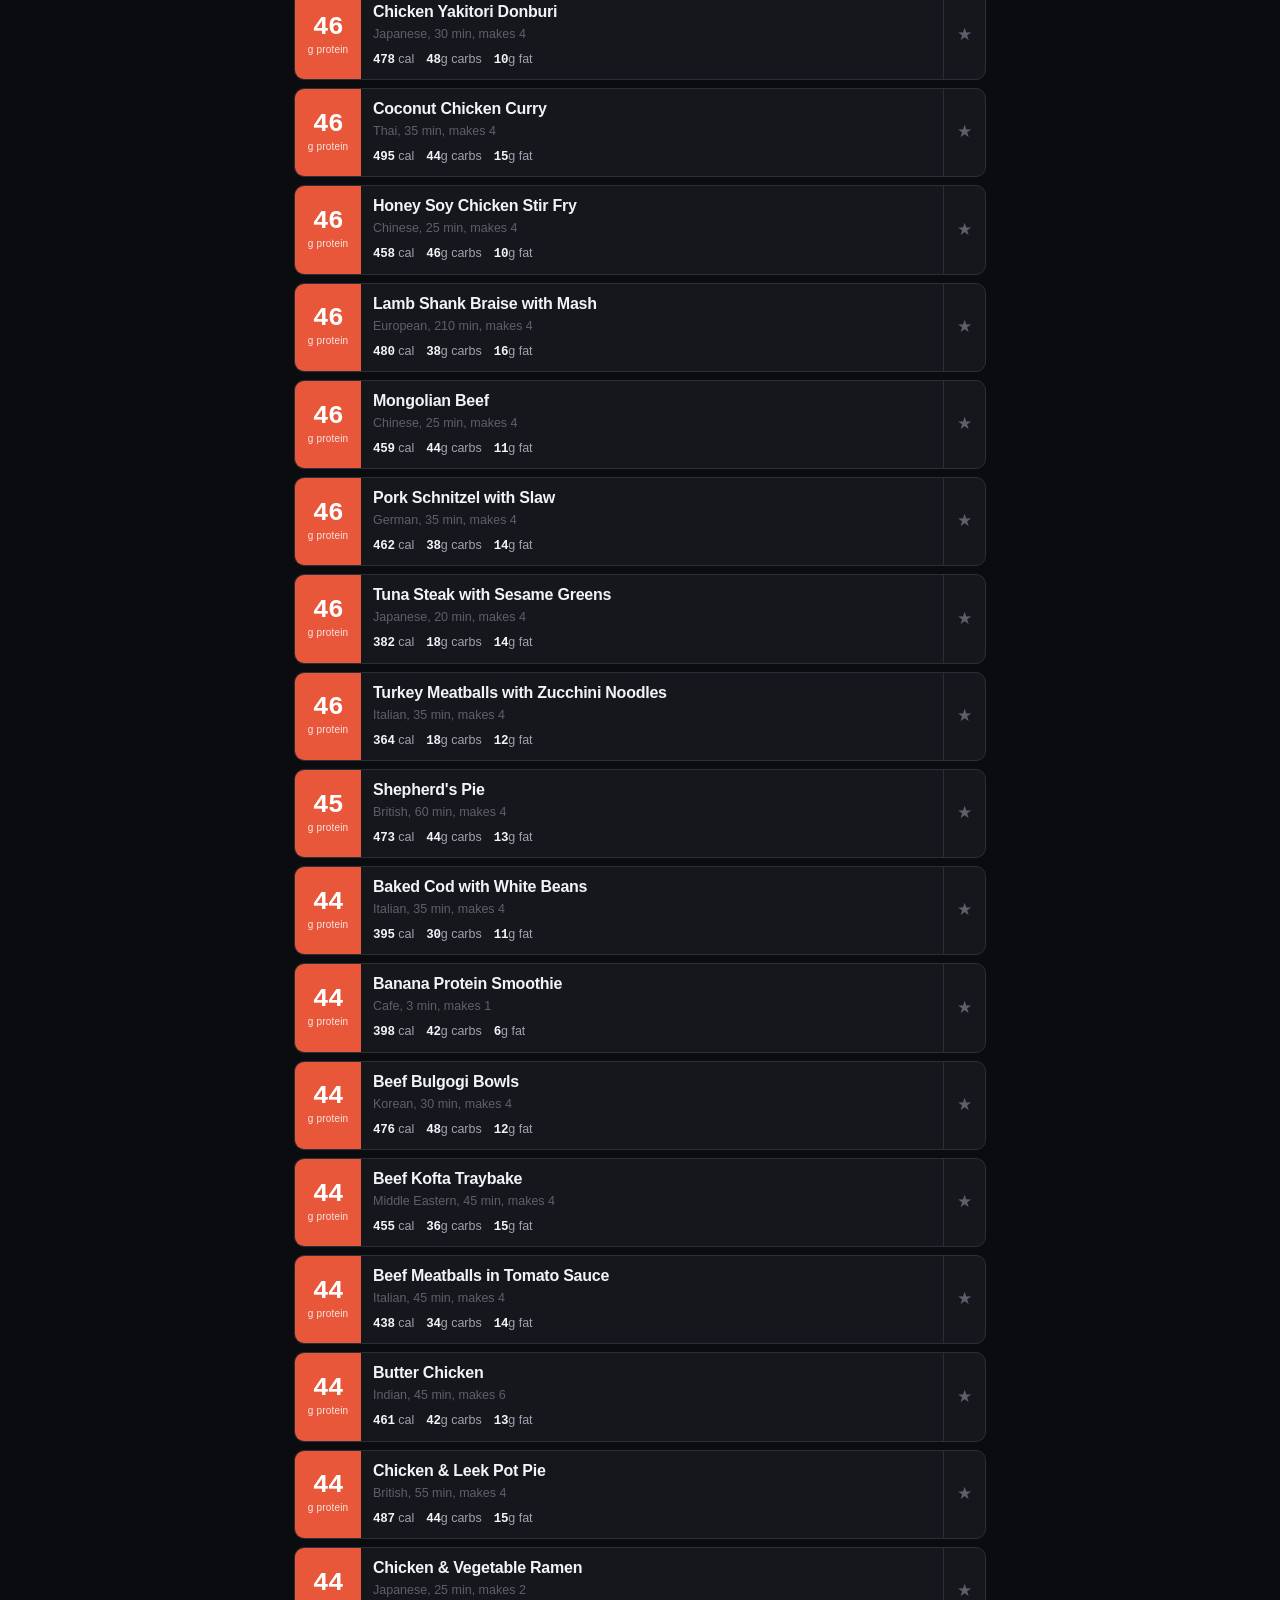
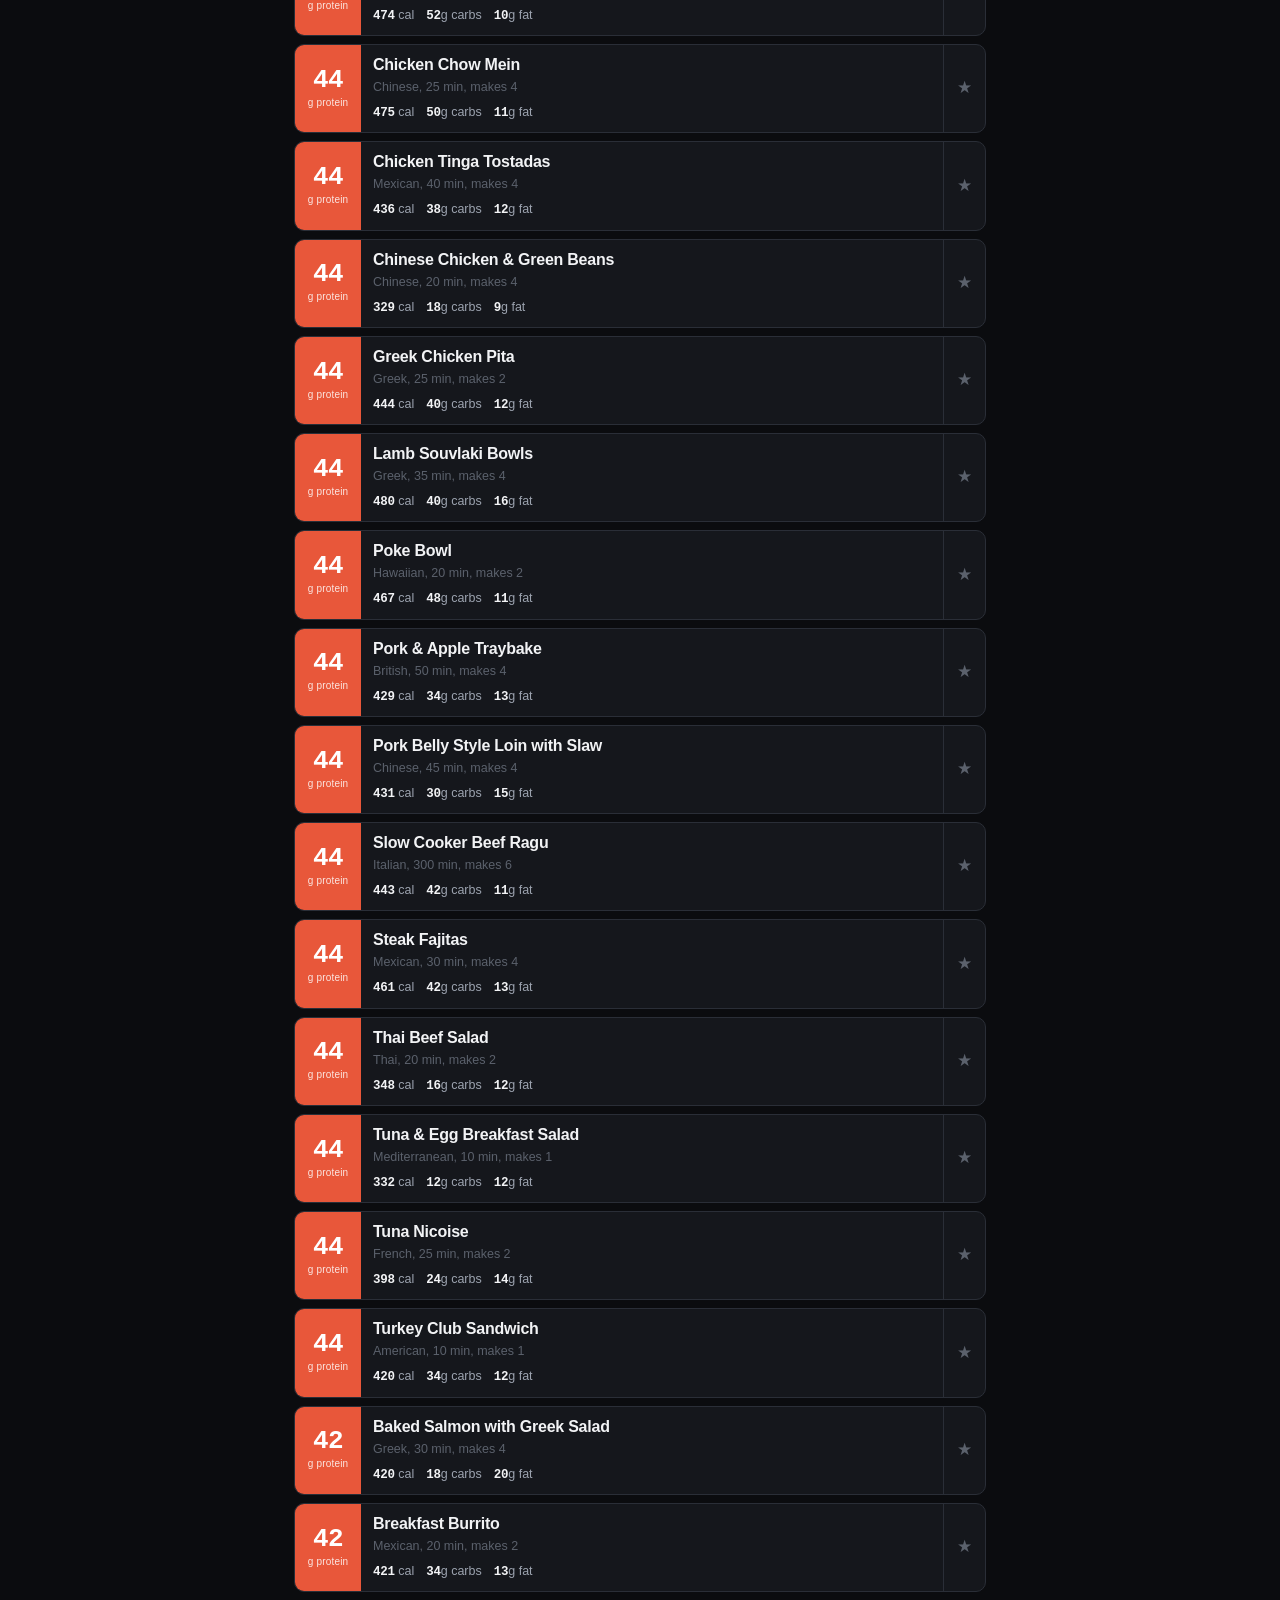
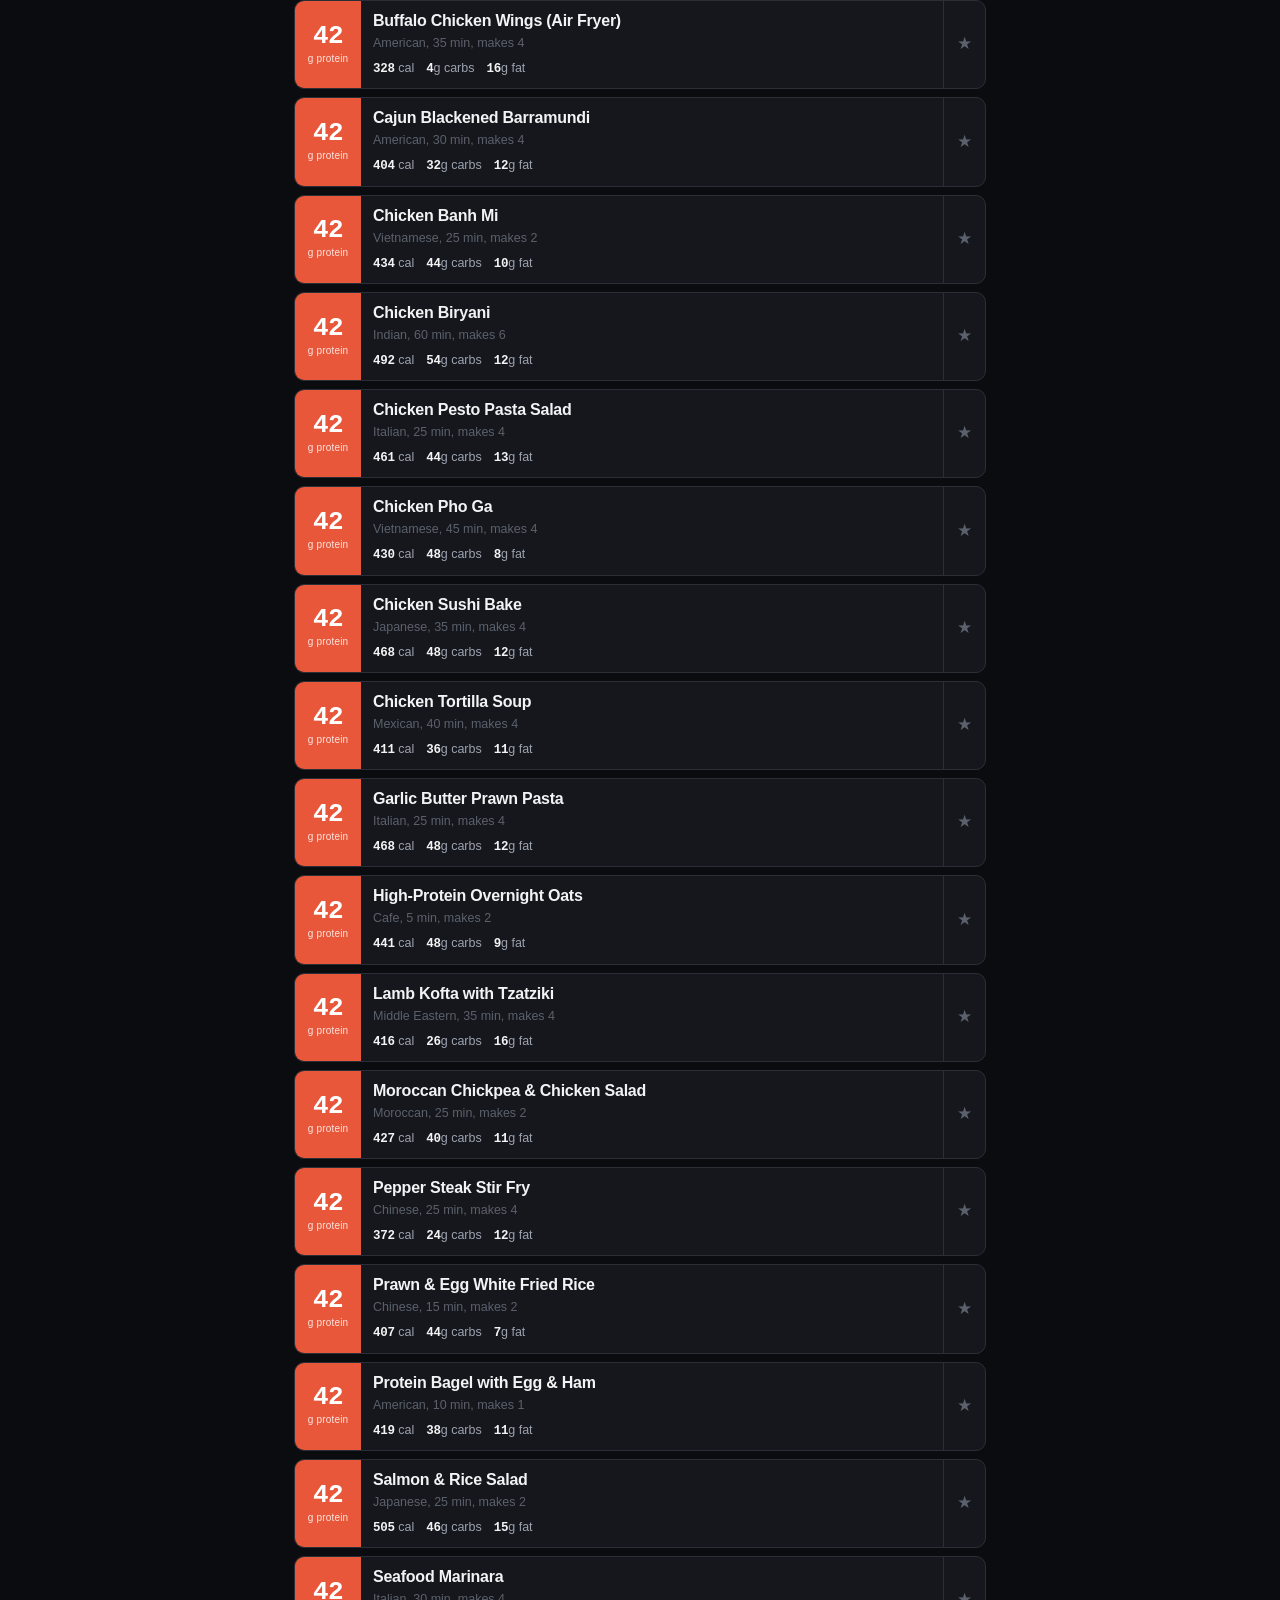
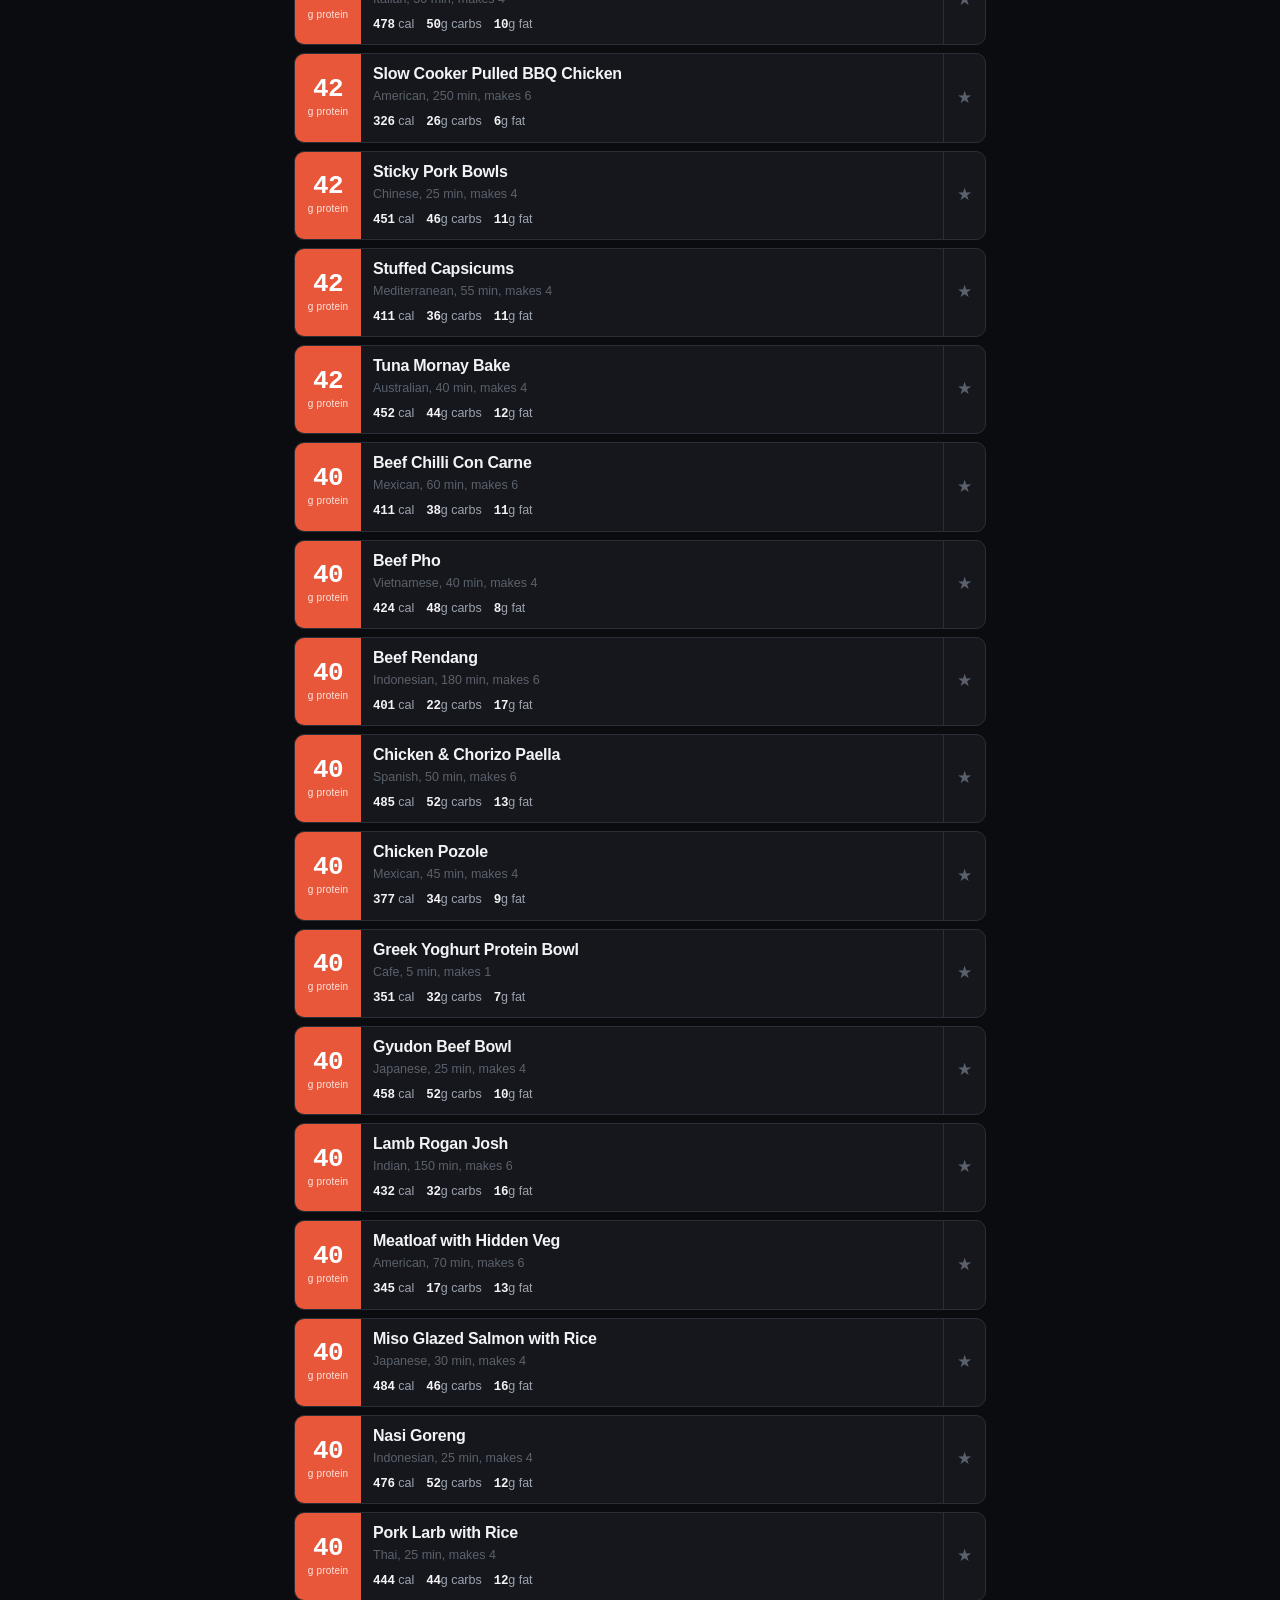
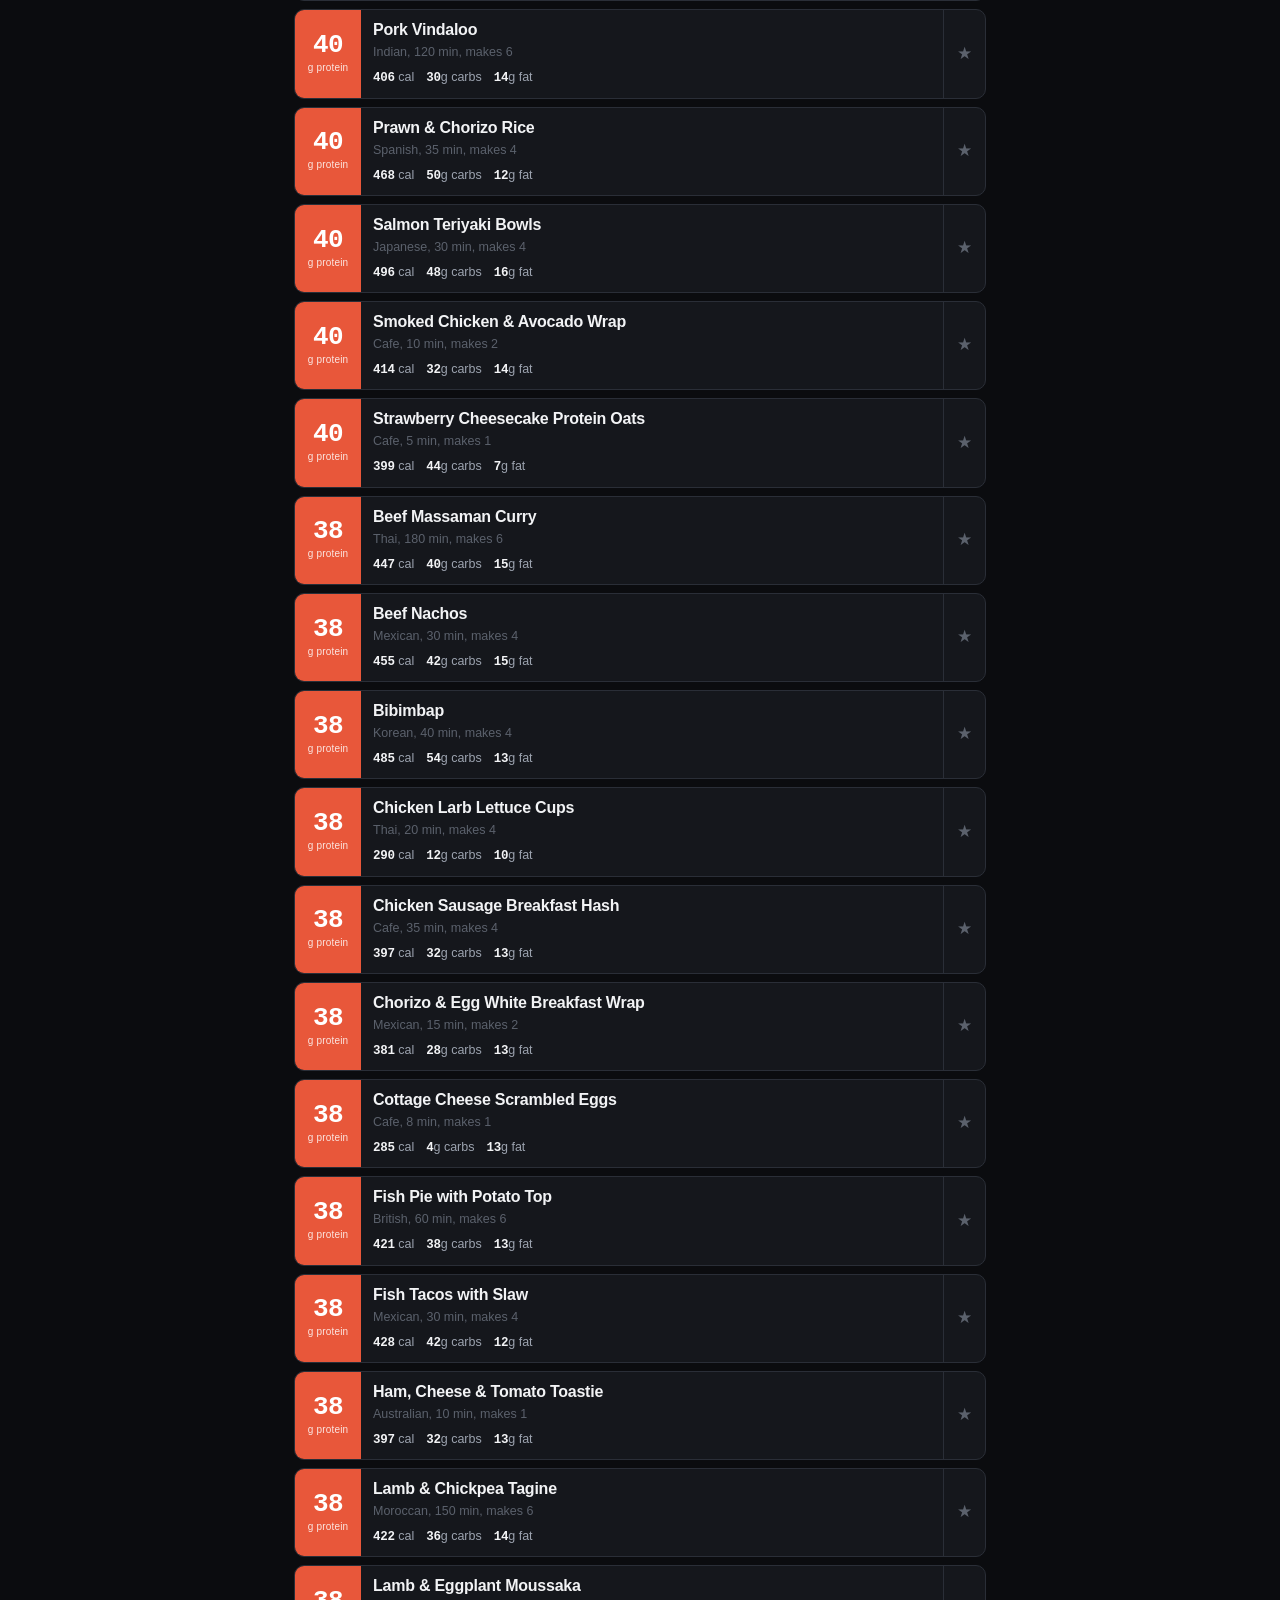
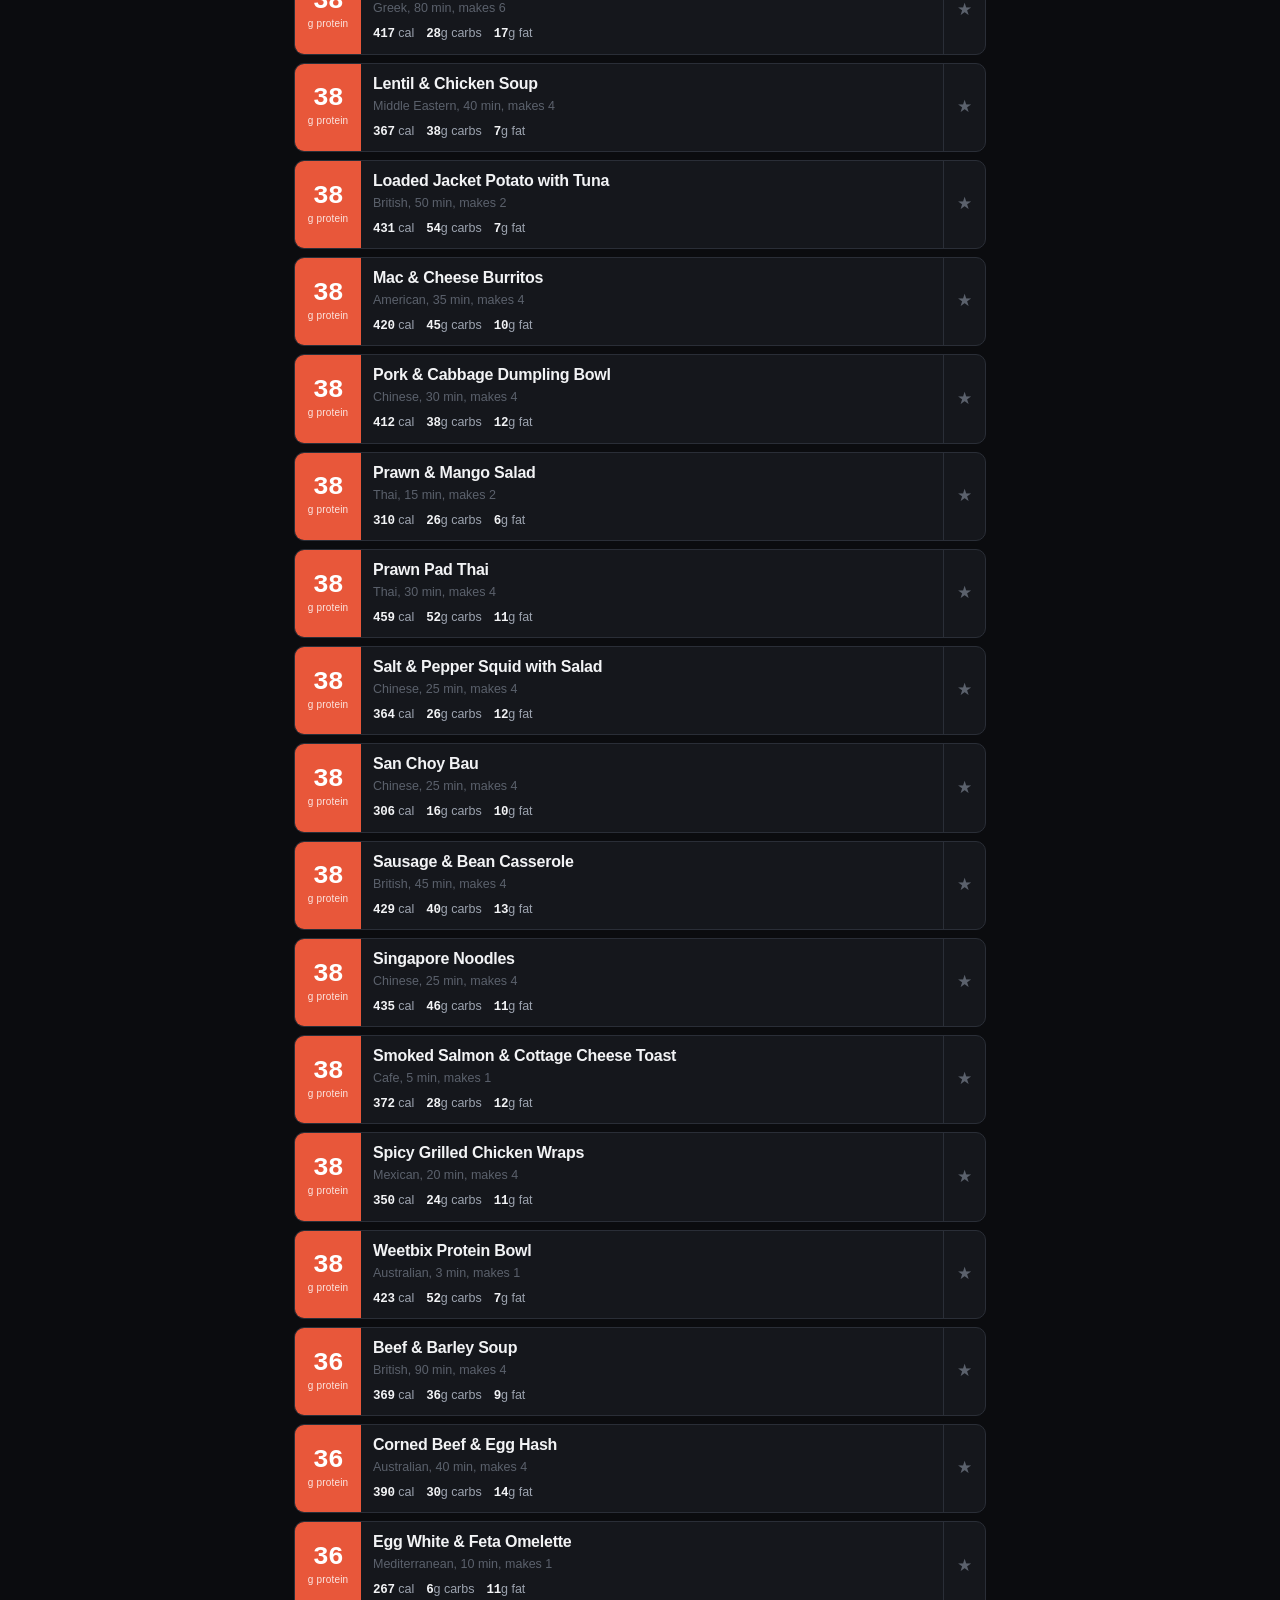
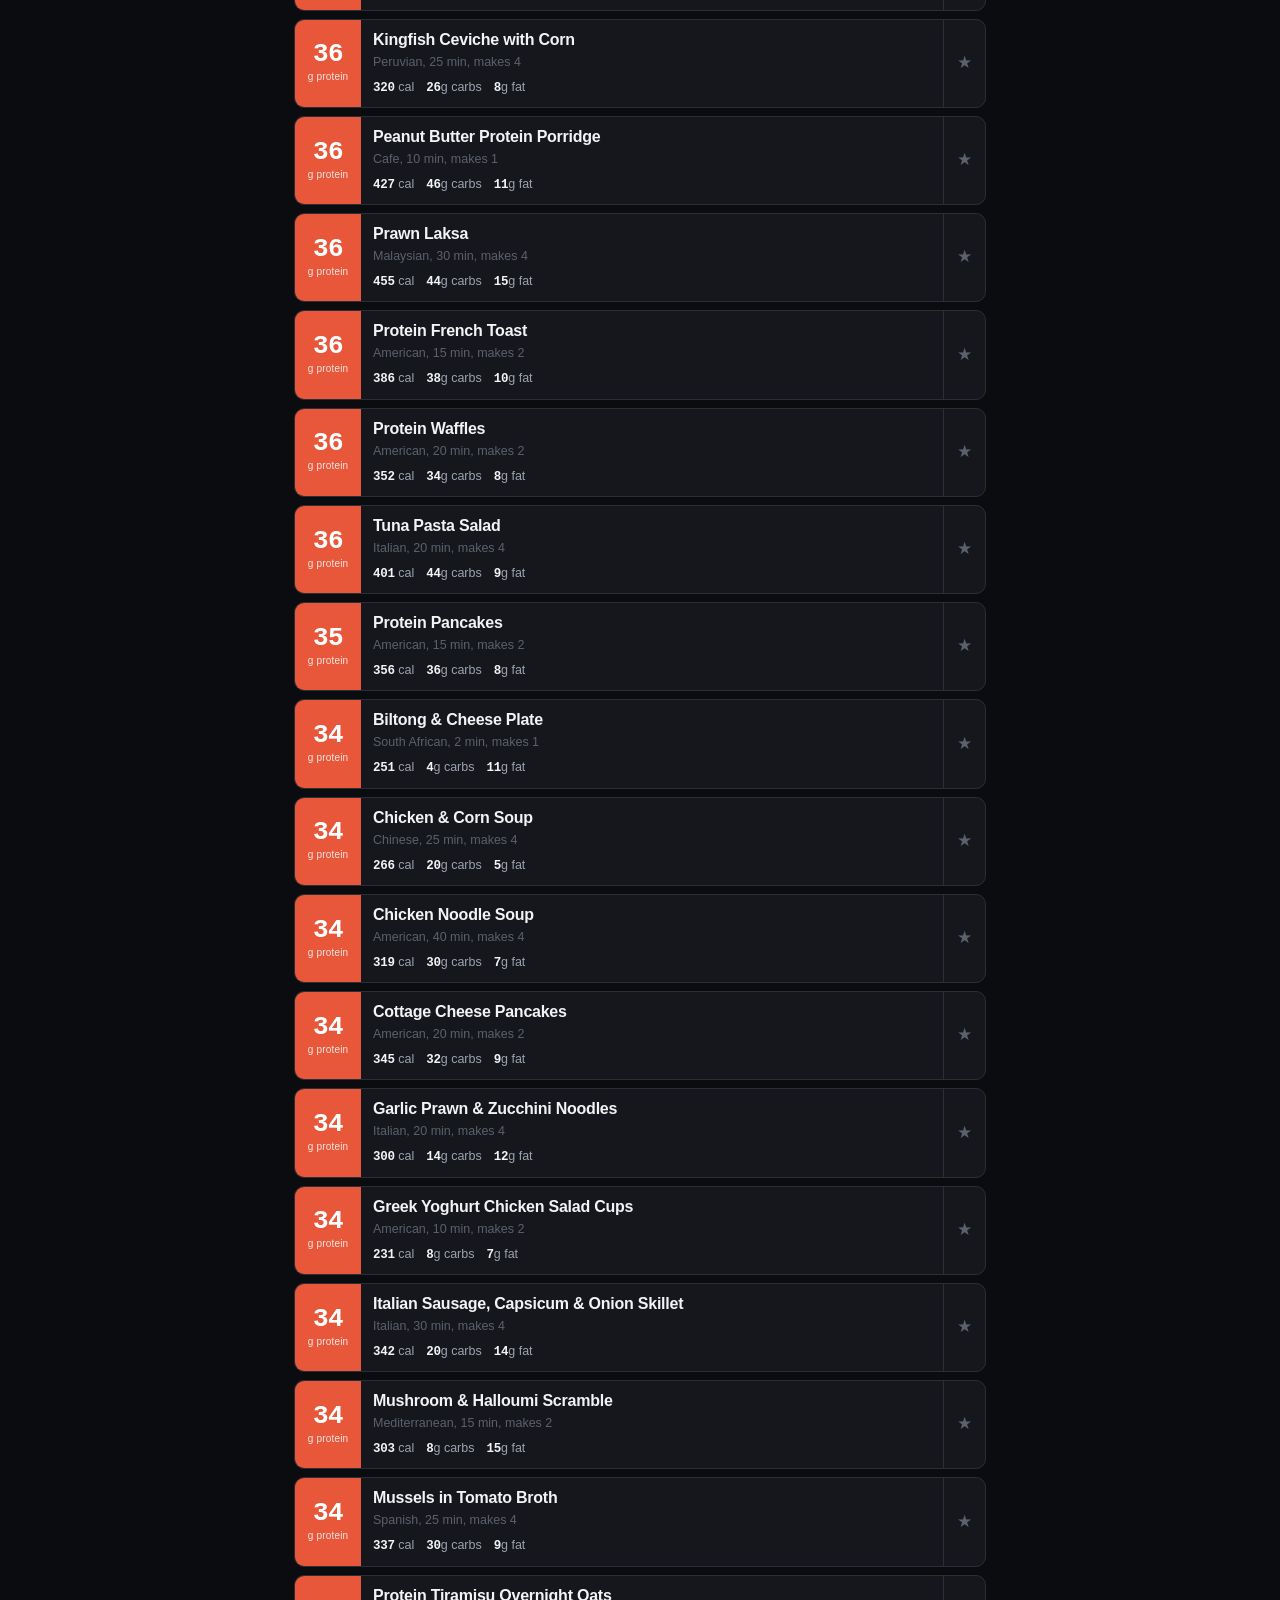
<file: fuel.html>
<!DOCTYPE html>
<html lang="en-AU">
<head>
<meta charset="utf-8">
<meta name="viewport" content="width=device-width,initial-scale=1,viewport-fit=cover">
<meta name="theme-color" content="#0B0C0F">
<title>Fuel — high protein, low calorie</title>
<meta name="description" content="A high-protein meal library with macro filters, a week planner and a shopping list.">
<link rel="icon" href="[data-uri]">
<link rel="apple-touch-icon" href="[data-uri]">
<meta name="apple-mobile-web-app-capable" content="yes">
<meta name="mobile-web-app-capable" content="yes">
<meta name="apple-mobile-web-app-status-bar-style" content="default">
<meta name="apple-mobile-web-app-title" content="Fuel">
<link rel="icon" href="data:image/svg+xml,<svg xmlns='http://www.w3.org/2000/svg' viewBox='0 0 100 100'><rect width='100' height='100' rx='18' fill='%23D6452A'/><text x='50' y='72' font-size='62' font-family='Helvetica,Arial' font-weight='700' fill='%23EFEDE6' text-anchor='middle'>F</text></svg>">
<link rel="stylesheet" href="hk-design.css">
<style>
:root{
  /* bg/card/sink/ink/line now come from hk-design.css; fuel keeps its own
     chilli/mustard/olive trio as its distinct recipe-vault branding, the
     way the AI food log keeps its own cyan highlight. */
  --paper:var(--hk-bg); --card:var(--hk-surface); --sink:var(--hk-surface-2);
  --ink:var(--hk-text); --ink2:var(--hk-text-2); --ink3:var(--hk-text-3);
  --line:var(--hk-border); --chilli:#E8573A; --chilli-d:#F0705A; --mustard:#D9A23F; --olive:#8FA86A;
  --shadow:0 1px 0 var(--hk-border);
  --r:var(--hk-r-sm); --tap:44px;
  --safe-b:env(safe-area-inset-bottom,0px);
  /* hk-nav's own visual height, so fuel's local Find/Week/Yours tab strip
     can float just above it instead of the two bottom bars overlapping */
  --local-nav-h:60px;
}
*{box-sizing:border-box;-webkit-tap-highlight-color:transparent}
html,body{margin:0;padding:0}
body{
  background:var(--paper); color:var(--ink);
  font:16px/1.45 -apple-system,BlinkMacSystemFont,"Segoe UI",Roboto,"Helvetica Neue",Arial,sans-serif;
  font-synthesis-weight:none; -webkit-font-smoothing:antialiased;
  padding-bottom:calc(64px + var(--local-nav-h) + var(--safe-b));
  overscroll-behavior-y:none;
}
.num{font-family:ui-monospace,SFMono-Regular,"SF Mono",Menlo,Consolas,monospace;font-variant-numeric:tabular-nums;letter-spacing:-.02em}
button,input,select{font:inherit;color:inherit}
button{background:none;border:0;padding:0;cursor:pointer}
:focus-visible{outline:2.5px solid var(--chilli);outline-offset:2px;border-radius:4px}
@media (prefers-reduced-motion:reduce){*{animation:none!important;transition:none!important}}

/* ---------- top bar ---------- */
.bar{position:sticky;top:0;z-index:40;background:var(--paper);border-bottom:1px solid var(--line);
  padding:10px 14px 8px;display:flex;align-items:center;gap:10px}
.brand{font-size:20px;font-weight:800;letter-spacing:-.035em;margin:0}
.brand b{color:var(--chilli)}
.bar .sub{font-size:12px;color:var(--ink3);margin-left:auto;text-align:right;line-height:1.25}
.iconbtn{width:var(--tap);height:36px;display:grid;place-items:center;border:1px solid var(--line);border-radius:var(--r);background:var(--card);font-size:15px}

/* ---------- controls ---------- */
.wrap{padding:12px 14px 0;max-width:720px;margin:0 auto}
.searchrow{display:flex;gap:8px;margin-bottom:10px}
.search{flex:1;display:flex;align-items:center;gap:8px;background:var(--card);border:1px solid var(--line);border-radius:var(--r);padding:0 12px;height:var(--tap)}
.search input{flex:1;border:0;background:none;outline:none;min-width:0}
.search input::placeholder{color:var(--ink3)}
.btn{height:var(--tap);padding:0 14px;border:1px solid var(--line);border-radius:var(--r);background:var(--card);font-weight:600;font-size:15px;display:inline-flex;align-items:center;gap:7px;justify-content:center}
.btn.solid{background:var(--chilli);border-color:var(--chilli);color:#fff}
.btn.solid:active{background:var(--chilli-d)}
.btn .pill{background:var(--chilli);color:#fff;border-radius:99px;min-width:19px;height:19px;font-size:12px;display:grid;place-items:center;padding:0 5px;font-weight:700}
.btn.solid .pill{background:rgba(255,255,255,.25)}
.dice{width:100%;margin-bottom:10px;height:52px;font-size:16px}
.resline{display:flex;align-items:baseline;gap:8px;padding:2px 0 10px;font-size:13px;color:var(--ink2);flex-wrap:wrap}
.resline .n{font-weight:800;color:var(--ink);font-size:15px}
.linkbtn{min-height:32px;padding:0 4px;color:var(--chilli);font-weight:600;font-size:13px;text-decoration:underline;text-underline-offset:3px}
.sortsel{margin-left:auto;background:var(--card);border:1px solid var(--line);border-radius:8px;height:32px;padding:0 6px;font-size:13px}

/* ---------- recipe card ---------- */
.list{display:flex;flex-direction:column;gap:8px;padding-bottom:24px}
.card{display:flex;width:100%;text-align:left;background:var(--card);border:1px solid var(--line);border-radius:var(--r);overflow:hidden;align-items:stretch}
.card:active{background:var(--sink)}
.pblock{flex:0 0 66px;background:var(--chilli);color:#fff;display:flex;flex-direction:column;align-items:center;justify-content:center;padding:10px 4px}
.pblock b{font-size:26px;font-weight:800;line-height:1}
.pblock i{font-style:normal;font-size:10px;opacity:.85;margin-top:3px;letter-spacing:.02em}
.cbody{flex:1;padding:10px 12px;min-width:0;text-align:left}
.cname{display:block;font-weight:650;letter-spacing:-.015em;line-height:1.25}
.cmeta{display:block;font-size:12.5px;color:var(--ink3);margin-top:3px}
.cmacros{display:flex;gap:12px;margin-top:7px;font-size:12.5px;color:var(--ink2)}
.cmacros em{font-style:normal;font-weight:700;color:var(--ink)}
.fav{flex:0 0 42px;display:grid;place-items:center;font-size:17px;color:var(--ink3);border-left:1px solid var(--line)}
.fav[aria-pressed="true"]{color:var(--chilli)}

/* ---------- empty ---------- */
.empty{background:var(--card);border:1px dashed var(--line);border-radius:var(--r);padding:22px 18px;text-align:center;color:var(--ink2)}
.empty h3{margin:0 0 6px;font-size:16px;color:var(--ink)}
.empty p{margin:0 0 12px;font-size:14px}

/* ---------- bottom tabs ---------- */
.tabs{position:fixed;left:0;right:0;bottom:calc(var(--local-nav-h) + var(--safe-b));z-index:45;background:var(--paper);border-top:1px solid var(--line);
  display:grid;grid-template-columns:repeat(3,1fr)}
.tabs button{height:56px;display:flex;flex-direction:column;align-items:center;justify-content:center;gap:3px;font-size:11px;color:var(--ink3);font-weight:600}
.tabs button span{font-size:18px;line-height:1}
.tabs button[aria-selected="true"]{color:var(--chilli)}

/* ---------- sheets ---------- */
.sheet{position:fixed;inset:0;z-index:100;background:var(--paper);display:flex;flex-direction:column;transform:translateY(100%);transition:transform .22s ease;visibility:hidden}
.sheet.open{transform:none;visibility:visible}
.sheethead{position:sticky;top:0;background:var(--paper);border-bottom:1px solid var(--line);padding:10px 14px;display:flex;align-items:center;gap:10px;z-index:5}
.sheethead h2{margin:0;font-size:17px;font-weight:750;letter-spacing:-.02em;flex:1;min-width:0;white-space:nowrap;overflow:hidden;text-overflow:ellipsis}
.sheetbody{flex:1;overflow-y:auto;-webkit-overflow-scrolling:touch;padding:14px 14px calc(24px + var(--safe-b));max-width:720px;margin:0 auto;width:100%}
.sheetfoot{border-top:1px solid var(--line);background:var(--paper);padding:10px 14px calc(10px + var(--safe-b));display:flex;gap:8px}
.sheetfoot .btn{flex:1}

/* ---------- filters ---------- */
.fgroup{border-top:1px solid var(--line);padding:14px 0}
.fgroup:first-child{border-top:0;padding-top:4px}
.fgroup h3{margin:0 0 10px;font-size:13px;font-weight:750;color:var(--ink2)}
.dial{margin-bottom:14px}
.dial .top{display:flex;justify-content:space-between;align-items:baseline;margin-bottom:2px}
.dial .lab{font-size:14px;font-weight:600}
.dial .val{font-size:14px;font-weight:750}
.dial .val.off{color:var(--ink3);font-weight:600}
input[type=range]{--pct:100%;width:100%;-webkit-appearance:none;appearance:none;background:none;height:28px;margin:0}
input[type=range]::-webkit-slider-runnable-track{height:5px;border-radius:99px;border:1px solid var(--line);background:linear-gradient(to right,var(--chilli) var(--pct),var(--sink) var(--pct))}
input[type=range]::-moz-range-track{height:5px;border-radius:99px;border:1px solid var(--line);background:linear-gradient(to right,var(--chilli) var(--pct),var(--sink) var(--pct))}
input[type=range]::-webkit-slider-thumb{-webkit-appearance:none;width:26px;height:26px;border-radius:50%;background:var(--card);border:2.5px solid var(--accent,var(--chilli));margin-top:-12px;box-shadow:0 1px 3px rgba(0,0,0,.2)}
input[type=range]::-moz-range-thumb{width:22px;height:22px;border-radius:50%;background:var(--card);border:2.5px solid var(--accent,var(--chilli));box-shadow:0 1px 3px rgba(0,0,0,.2)}
.chips{display:flex;flex-wrap:wrap;gap:7px}
.chip{border:1px solid var(--line);background:var(--card);border-radius:99px;padding:8px 13px;font-size:14px;font-weight:600;min-height:38px;display:inline-flex;align-items:center;gap:5px}
.chip[data-state="in"]{background:var(--chilli);border-color:var(--chilli);color:#fff}
.chip[data-state="out"]{background:var(--sink);border-color:var(--ink3);color:var(--ink3);text-decoration:line-through}
.hint{font-size:12.5px;color:var(--ink3);margin:8px 0 0}
.warn{background:var(--card);border:1px solid var(--chilli);border-left-width:4px;border-radius:8px;padding:10px 12px;font-size:13.5px;margin-bottom:12px}

/* ---------- recipe detail ---------- */
.rhead h1{margin:0 0 4px;font-size:24px;font-weight:800;letter-spacing:-.03em;line-height:1.15}
.rhead .meta{font-size:13px;color:var(--ink3);margin-bottom:14px}
.macros{display:grid;grid-template-columns:1.35fr 1fr 1fr 1fr;border:1px solid var(--line);border-radius:var(--r);overflow:hidden;background:var(--card)}
.macros div{padding:11px 8px;text-align:center;border-left:1px solid var(--line)}
.macros div:first-child{border-left:0;background:var(--chilli);color:#fff}
.macros b{display:block;font-size:22px;font-weight:800;line-height:1.1}
.macros span{display:block;font-size:10.5px;margin-top:3px;opacity:.8}
.macros .kc b{font-size:22px}
.per{font-size:12.5px;color:var(--ink3);text-align:center;margin:7px 0 16px}
.rowbtns{display:flex;gap:8px;margin-bottom:16px}
.rowbtns .btn{flex:1;font-size:14px}
.stepper{display:flex;align-items:center;gap:0;min-width:152px;border:1px solid var(--line);border-radius:var(--r);overflow:hidden;background:var(--card)}
.stepper button{width:46px;height:44px;font-size:20px;font-weight:700;display:grid;place-items:center}
.stepper button:disabled{color:var(--ink3)}
.stepper .n{flex:1;text-align:center;font-weight:700;border-left:1px solid var(--line);border-right:1px solid var(--line);height:44px;display:grid;place-items:center;font-size:15px}
.servrow{display:flex;align-items:center;gap:10px;margin-bottom:6px}
.servrow .lab{font-size:14px;font-weight:650;flex:1}
.boostbox{border:1px solid var(--line);border-radius:var(--r);background:var(--card);padding:12px;margin-bottom:16px}
.boostbox.on{border-color:var(--chilli);border-left-width:4px}
.boostrow{display:flex;align-items:center;gap:10px}
.boostrow .t{flex:1}
.boostrow .t b{display:block;font-size:14.5px;font-weight:700}
.boostrow .t span{font-size:12.5px;color:var(--ink3)}
.sw{width:50px;height:30px;border-radius:99px;background:var(--sink);border:1px solid var(--line);position:relative;flex:0 0 50px;transition:background .15s}
.sw::after{content:"";position:absolute;top:2px;left:2px;width:24px;height:24px;border-radius:50%;background:var(--card);border:1px solid var(--line);transition:transform .15s}
.sw[aria-pressed="true"]{background:var(--chilli);border-color:var(--chilli)}
.sw[aria-pressed="true"]::after{transform:translateX(20px)}
.boostdetail{margin-top:11px;padding-top:11px;border-top:1px solid var(--line);font-size:13.5px}
.boostdetail select{width:100%;margin-top:8px;height:38px;border:1px solid var(--line);border-radius:8px;background:var(--paper);padding:0 8px}
h2.sec{font-size:13px;font-weight:750;color:var(--ink2);margin:22px 0 9px;padding-bottom:7px;border-bottom:1px solid var(--line)}
ul.ings{list-style:none;margin:0;padding:0}
ul.ings li{padding:9px 0;border-bottom:1px solid var(--line);display:flex;gap:10px;font-size:15px;line-height:1.35}
ul.ings li .q{font-weight:700;flex:0 0 auto;min-width:62px}
ul.ings li.added{color:var(--chilli);font-weight:600}
ol.steps{margin:0;padding:0;list-style:none;counter-reset:s}
ol.steps li{counter-increment:s;padding:11px 0 11px 34px;border-bottom:1px solid var(--line);position:relative;font-size:15px;line-height:1.5}
ol.steps li::before{content:counter(s);position:absolute;left:0;top:11px;width:23px;height:23px;border-radius:50%;background:var(--sink);border:1px solid var(--line);display:grid;place-items:center;font-size:12px;font-weight:750;color:var(--ink2)}
.tagrow{display:flex;flex-wrap:wrap;gap:6px;margin-top:14px}
.tagrow span{font-size:12px;background:var(--sink);border:1px solid var(--line);border-radius:99px;padding:4px 10px;color:var(--ink2)}

/* ---------- week ---------- */
.dayblock{border:1px solid var(--line);border-radius:var(--r);background:var(--card);margin-bottom:10px;overflow:hidden}
.dayhead{display:flex;align-items:baseline;gap:8px;padding:10px 12px;border-bottom:1px solid var(--line);background:var(--sink)}
.dayhead h3{margin:0;font-size:14px;font-weight:750}
.dayhead .tot{margin-left:auto;font-size:12px;color:var(--ink2)}
.dayhead .tot b{color:var(--ink);font-weight:750}
.slot{display:flex;align-items:center;gap:8px;padding:9px 12px;border-bottom:1px solid var(--line)}
.slot:last-child{border-bottom:0}
.slot .kind{flex:0 0 34px;font-size:10.5px;color:var(--ink3);font-weight:700}
.slot .nm{flex:1;min-width:0;text-align:left;font-size:14px;line-height:1.3;font-weight:600}
.slot .nm em{display:block;font-style:normal;font-size:11.5px;color:var(--ink3);font-weight:500;margin-top:2px}
.slot .mini{font-size:11px;color:var(--ink3);flex:0 0 auto}
.slot .act{width:32px;height:32px;display:grid;place-items:center;border:1px solid var(--line);border-radius:8px;font-size:13px;background:var(--paper)}
.slot .act[aria-pressed="true"]{background:var(--chilli);border-color:var(--chilli);color:#fff}
.slot.blank .nm{color:var(--ink3);font-weight:500}
.targetrow{display:flex;align-items:center;gap:8px;margin-bottom:12px;font-size:13px;color:var(--ink2)}
.targetrow input{width:88px;height:38px;border:1px solid var(--line);border-radius:8px;background:var(--card);padding:0 10px;font-weight:650;text-align:center}
.dayhead .tot b.under{color:var(--mustard)}
.dayhead .tot b.over{color:var(--olive)}
.shop h4{margin:16px 0 6px;font-size:12px;font-weight:750;color:var(--chilli)}
.shop ul{list-style:none;margin:0;padding:0}
.shop li{padding:8px 0;border-bottom:1px solid var(--line);font-size:14.5px;display:flex;gap:10px;align-items:center}
.shop li .q{font-weight:700;min-width:64px;flex:0 0 auto}
.shop li .nm{flex:1;min-width:0}
.shop li.done .q,.shop li.done .nm{color:var(--ink3);text-decoration:line-through}
.shop li .have{flex:0 0 auto;height:30px;padding:0 11px;border:1px solid var(--line);border-radius:99px;
  font-size:11.5px;font-weight:650;color:var(--ink3);background:var(--card)}
.shop li .have[aria-pressed="true"]{background:var(--olive);border-color:var(--olive);color:#fff}
.shop .havegroup h4{color:var(--ink3)}
.shop .havegroup li .q,.shop .havegroup li .nm{color:var(--ink3)}
.shopnote{font-size:12.5px;color:var(--ink3);margin:0 0 10px;line-height:1.45}
.svbig{display:flex;align-items:center;justify-content:center;gap:0;margin:6px 0 18px}
.svbig button{width:64px;height:64px;border:1px solid var(--line);background:var(--card);font-size:26px;font-weight:600}
.svbig button:first-child{border-radius:var(--r) 0 0 var(--r)}
.svbig button:last-child{border-radius:0 var(--r) var(--r) 0}
.svbig .n{width:92px;height:64px;display:grid;place-items:center;border-top:1px solid var(--line);
  border-bottom:1px solid var(--line);font-size:28px;font-weight:700;font-variant-numeric:tabular-nums}
.slot .act.sv{font-size:13px;font-weight:700;font-variant-numeric:tabular-nums}
#addBody .slot{min-height:46px}
#addBody .slot .nm{min-height:34px;display:flex;align-items:center}
.pickbar{position:fixed;left:12px;right:12px;bottom:calc(80px + var(--local-nav-h) + var(--safe-b));z-index:95;
  display:flex;align-items:center;gap:10px;padding:10px 12px;border-radius:var(--r);
  background:var(--chilli);color:#fff;font-size:13.5px;font-weight:600;box-shadow:0 8px 28px rgba(0,0,0,.22)}
.pickbar[hidden]{display:none}
.pickbar span{flex:1}
.pickbar .btn{height:34px;padding:0 14px;font-size:13px;background:rgba(255,255,255,.16);border-color:transparent;color:#fff}
.prow{display:flex;align-items:center;gap:10px;padding:10px 0;border-bottom:1px solid var(--line)}
.prow input[type=text]{flex:1;min-width:0;height:42px;padding:0 12px;border:1px solid var(--line);
  border-radius:10px;background:var(--card);color:var(--ink);font-size:15px;font-family:inherit}
.prow .half{height:42px;padding:0 12px;border:1px solid var(--line);border-radius:10px;
  background:var(--card);font-size:12px;font-weight:650;color:var(--ink3);white-space:nowrap}
.prow .half[aria-pressed="true"]{background:var(--mustard);border-color:var(--mustard);color:#fff}
.prow .del{width:38px;height:42px;border:1px solid var(--line);border-radius:10px;background:var(--card);color:var(--ink3);font-size:16px}
.whogrid{display:flex;flex-wrap:wrap;gap:7px;margin:8px 0 4px}
.whogrid button{height:36px;padding:0 13px;border:1px solid var(--line);border-radius:99px;
  background:var(--card);font-size:13px;font-weight:600;color:var(--ink2)}
.whogrid button[aria-pressed="true"]{background:var(--olive);border-color:var(--olive);color:#fff}
.slot.lo .nm{color:var(--ink2)}
.lotag{display:inline-block;font-size:10px;font-weight:750;letter-spacing:.04em;text-transform:uppercase;
  color:var(--mustard);border:1px solid var(--mustard);border-radius:99px;padding:1px 6px;margin-right:6px;vertical-align:1px}
.slot .act.sv.zero{color:var(--ink3);border-style:dashed}
.updatebar{position:fixed;left:12px;right:12px;bottom:calc(80px + var(--local-nav-h) + var(--safe-b));z-index:95;
  display:flex;align-items:center;gap:10px;padding:10px 12px;border-radius:var(--r);
  background:var(--ink);color:var(--paper);font-size:13.5px;box-shadow:0 8px 28px rgba(0,0,0,.22)}
.updatebar[hidden]{display:none}
.updatebar span{flex:1}
.updatebar .btn{height:34px;padding:0 14px;font-size:13px}
.keepnote{border:1px solid var(--line);border-left:3px solid var(--olive);border-radius:8px;
  padding:11px 13px;margin:18px 0 4px;background:var(--card)}
.keepnote b{display:block;font-size:12px;font-weight:750;color:var(--olive);margin-bottom:3px;
  text-transform:uppercase;letter-spacing:.04em}
.keepnote span{font-size:13.5px;color:var(--ink2);line-height:1.5}
.verdict{display:flex;gap:8px;margin:0 0 18px}
.verdict button{flex:1;height:44px;border:1px solid var(--line);border-radius:var(--r);background:var(--card);
  color:var(--ink2);font-size:13.5px;font-weight:650;display:flex;align-items:center;justify-content:center;gap:7px}
.verdict button svg{flex:0 0 auto}
.verdict button[aria-pressed="true"]{background:var(--olive);border-color:var(--olive);color:#fff}
.verdict button.no[aria-pressed="true"]{background:var(--ink2);border-color:var(--ink2);color:var(--paper)}
.mark{display:inline-flex;align-items:center;justify-content:center;width:15px;height:15px;border-radius:99px;
  background:var(--olive);color:#fff;font-size:9px;margin-right:6px;vertical-align:1px;flex:0 0 auto}
.mark.no{background:var(--ink3)}
.card.binned{opacity:.55}
.binrow{display:flex;align-items:center;gap:10px;padding:12px 14px;margin-bottom:12px;
  border:1px dashed var(--line);border-radius:var(--r);font-size:13px;color:var(--ink2)}
.binrow .sw{flex:0 0 auto}
.seg{display:flex;border:1px solid var(--line);border-radius:var(--r);overflow:hidden;background:var(--card);margin-bottom:12px}
.seg button{flex:1;height:38px;font-size:13.5px;font-weight:650;color:var(--ink2)}
.seg button[aria-selected="true"]{background:var(--chilli);color:#fff}

.toast{position:fixed;left:50%;bottom:calc(74px + var(--local-nav-h) + var(--safe-b));transform:translateX(-50%) translateY(14px);z-index:90;
  background:var(--ink);color:var(--paper);padding:10px 16px;border-radius:99px;font-size:14px;font-weight:600;
  opacity:0;pointer-events:none;transition:opacity .18s,transform .18s;max-width:90vw;text-align:center}
.toast.show{opacity:1;transform:translateX(-50%)}
.hidden{display:none!important}
</style>
</head>
<body>

<header class="bar">
  <h1 class="brand">Fuel<b>.</b></h1>
  <div class="sub" id="subline">200 meals</div>
</header>

<main>
  <!-- ================= FIND ================= -->
  <section id="view-find" class="wrap">
    <div class="searchrow">
      <label class="search">
        <span aria-hidden="true">⌕</span>
        <input id="q" type="search" placeholder="Search meals or ingredients" autocomplete="off">
      </label>
      <button class="btn" id="openFilters">Filters <span class="pill hidden" id="fcount">0</span></button>
    </div>
    <button class="btn solid dice" id="dice">I don't know what I want</button>
    <div class="resline">
      <span><span class="n" id="count">0</span> meals</span>
      <button class="linkbtn hidden" id="clearAll">Clear filters</button>
      <select class="sortsel" id="sort" aria-label="Sort meals">
        <option value="p">Most protein</option>
        <option value="liked">Ones we liked</option>
        <option value="dens">Protein per 100 cal</option>
        <option value="kcal">Fewest calories</option>
        <option value="time">Quickest</option>
        <option value="az">A to Z</option>
      </select>
    </div>
    <div class="list" id="list"></div>
  </section>

  <!-- ================= WEEK ================= -->
  <section id="view-week" class="wrap hidden">
    <div class="seg" role="tablist">
      <button role="tab" id="segPlan" aria-selected="true">Plan</button>
      <button role="tab" id="segShop" aria-selected="false">Shopping list</button>
    </div>
    <div id="planPane">
      <div class="searchrow">
        <button class="btn solid" id="genWeek" style="flex:1">Fill the week</button>
        <button class="btn" id="clearWeek">Clear</button>
      </div>
      <p class="hint" id="weekHint" style="margin-bottom:12px"></p>
      <div class="searchrow" style="margin-bottom:10px">
        <button class="btn" id="openPeople" style="flex:1">Who's eating</button>
        <button class="btn" id="reuseBtn" style="flex:1">Dinner → next lunch</button>
      </div>
      <p class="hint" id="whoLine" style="margin:-4px 0 12px"></p>
      <div class="targetrow">
        <span>Daily target</span>
        <input id="tKcal" type="number" inputmode="numeric" placeholder="cal" aria-label="Daily calorie target">
        <input id="tProt" type="number" inputmode="numeric" placeholder="protein" aria-label="Daily protein target">
      </div>
      <div id="days"></div>
      <div class="resline" id="weekTotals" style="padding-top:4px"></div>
      <div class="searchrow" style="margin-bottom:24px">
        <button class="btn" id="copyWeek" style="flex:1">Copy the week</button>
        <button class="btn" id="shareWeek" style="flex:1">Share the week</button>
      </div>
    </div>
    <div id="shopPane" class="hidden">
      <div class="seg">
        <button id="shopOne" aria-selected="true">One serve each</button>
        <button id="shopBatch" aria-selected="false">As planned</button>
      </div>
      <p class="shopnote" id="shopNote"></p>
      <div class="shop" id="shopList"></div>
      <div class="searchrow" style="margin:14px 0 8px">
        <button class="btn" id="copyShop" style="flex:1">Copy</button>
        <button class="btn" id="shareShop" style="flex:1">Share</button>
        <button class="btn solid" id="exportShop" style="flex:1">Export</button>
      </div>
      <p class="hint" style="margin-bottom:24px">Anything marked <b>have</b> is left out of the copy, share and export.</p>
    </div>
  </section>

  <!-- ================= YOURS ================= -->
  <section id="view-saved" class="wrap hidden">
    <div class="seg" role="tablist">
      <button role="tab" id="segSaved" aria-selected="true">Saved</button>
      <button role="tab" id="segLiked" aria-selected="false">Liked</button>
      <button role="tab" id="segBinned" aria-selected="false">Binned</button>
    </div>
    <div class="resline"><span><span class="n" id="savedCount">0</span> <span id="savedWord">saved</span></span>
      <button class="linkbtn" id="shareYours">Share the list</button></div>
    <div class="list" id="savedList"></div>
  </section>
</main>

<nav class="tabs" role="tablist">
  <button role="tab" data-view="find" aria-selected="true"><span aria-hidden="true">⌕</span>Find</button>
  <button role="tab" data-view="week" aria-selected="false"><span aria-hidden="true">▤</span>Week</button>
  <button role="tab" data-view="saved" aria-selected="false"><span aria-hidden="true">★</span>Yours</button>
</nav>

<!-- ================= FILTER SHEET ================= -->
<div class="sheet" id="filterSheet" role="dialog" aria-modal="true" aria-label="Filters">
  <div class="sheethead">
    <h2>Filters</h2>
    <button class="linkbtn" id="resetFilters">Reset</button>
    <button class="iconbtn" data-close="filterSheet" aria-label="Close filters">✕</button>
  </div>
  <div class="sheetbody" id="filterBody"></div>
  <div class="sheetfoot">
    <button class="btn solid" id="applyFilters">Show <span id="liveCount">200</span> meals</button>
  </div>
</div>

<!-- ================= RECIPE SHEET ================= -->
<div class="sheet" id="recipeSheet" role="dialog" aria-modal="true" aria-label="Recipe">
  <div class="sheethead">
    <h2 id="rsTitle">Recipe</h2>
    <button class="iconbtn" id="rsFav" aria-pressed="false" aria-label="Save this meal">★</button>
    <button class="iconbtn" data-close="recipeSheet" aria-label="Close recipe">✕</button>
  </div>
  <div class="sheetbody" id="recipeBody"></div>
  <div class="sheetfoot">
    <button class="btn" id="rsAdd">Add to week</button>
    <button class="btn solid" id="rsCopy">Copy for tracker</button>
  </div>
</div>

<!-- ================= ADD-TO-WEEK SHEET ================= -->
<div class="sheet" id="addSheet" role="dialog" aria-modal="true" aria-label="Add to week">
  <div class="sheethead">
    <h2 id="addTitle">Add to week</h2>
    <button class="iconbtn" data-close="addSheet" aria-label="Close">✕</button>
  </div>
  <div class="sheetbody" id="addBody"></div>
</div>

<!-- ================= PEOPLE SHEET ================= -->
<div class="sheet" id="peopleSheet" role="dialog" aria-modal="true" aria-label="Who's eating">
  <div class="sheethead">
    <h2>Who's eating</h2>
    <button class="iconbtn" data-close="peopleSheet" aria-label="Close">✕</button>
  </div>
  <div class="sheetbody" id="peopleBody"></div>
  <div class="sheetfoot">
    <button class="btn solid" id="peopleDone" style="width:100%">Done</button>
  </div>
</div>

<!-- ================= SERVES SHEET ================= -->
<div class="sheet" id="svSheet" role="dialog" aria-modal="true" aria-label="Serves">
  <div class="sheethead">
    <h2 id="svSheetTitle">How many serves?</h2>
    <button class="iconbtn" data-close="svSheet" aria-label="Close">✕</button>
  </div>
  <div class="sheetbody" id="svSheetBody"></div>
  <div class="sheetfoot">
    <button class="btn solid" id="svDone" style="width:100%">Done</button>
  </div>
</div>

<div class="pickbar" id="pickBar" hidden>
  <span id="pickWhat">Picking a meal</span>
  <button class="btn" id="pickCancel">Cancel</button>
</div>

<div class="toast" id="toast" role="status" aria-live="polite"></div>

<script>
/* =======================================================================
   FUEL — high protein, low calorie meal vault
   Single file. No network. State in localStorage under "fuel1".
   ======================================================================= */
const RAW = [["Air Fryer Chickpeas","snack","Mediterranean",4,11,26,5,193,25,"legumes spicy mealprep",["more","canned chickpeas",7,14,2.6,"g"],"800g canned chickpeas, drained and dried|2 tsp olive oil|2 tsp smoked paprika|1 tsp ground cumin|1 tsp garlic powder|0.5 tsp cayenne|1 tsp sea salt","Dry the chickpeas thoroughly on a tea towel — this is the difference between crisp and chewy.|Toss with the oil and half the spices.|Air fry at 200C for 15-18 min, shaking every 5 min.|Toss through the remaining spices and salt while hot.","Keeps about 3 days in a jar with the lid off. Sealed up they go soft."],["Apple Crumble with Protein Oats","dessert","British",4,22,38,8,312,40,"oats fruit dairy mealprep kidfriendly",["more","vanilla whey protein",90,2,1.0,"g"],"5 apples, peeled and diced|100g rolled oats|40g vanilla whey protein|30g almond meal|30g light butter|20g honey|2 tsp cinnamon|1 tsp vanilla extract|1 lemon, juiced|200g low-fat Greek yoghurt, to serve","Toss the apples with the lemon juice, half the cinnamon and a splash of water, then tip into a baking dish.|Rub the butter into the oats, almond meal, protein powder, honey and remaining cinnamon until crumbly.|Scatter the crumble over the apples.|Bake at 180C for 30 min until golden and bubbling. Serve with the yoghurt.","Keeps 3 to 4 days in the fridge. Not one for the freezer."],["Baked Cod with White Beans","dinner","Italian",4,44,30,11,395,35,"fish beans onepan quick prepparts kidfriendly",["more","cod or blue grenadier fillets",19,0,2.0,"g"],"720g cod or blue grenadier fillets|800g canned cannellini beans, drained|300g cherry tomatoes|6 garlic cloves, sliced|150g baby spinach|200ml chicken stock|2 tsp dried Italian herbs|1 tsp chilli flakes|2 tsp olive oil|1 lemon|30g parmesan, grated|Fresh parsley, salt and pepper","Cook the garlic gently in the oil, then add the tomatoes and press them until they burst.|Add the beans, stock, herbs and chilli and simmer 8 min until saucy.|Nestle the seasoned fish into the beans, cover and bake at 200C for 12 min.|Wilt the spinach through, finish with lemon, parmesan and parsley.","Prep the base and sauce ahead. Cook the seafood fresh — reheated it goes rubbery."],["Baked Cottage Cheese Eggs","breakfast","Mediterranean",4,31,9,12,268,30,"eggs dairy mealprep kidfriendly",["more","egg whites",11,0.7,0.2,"g"],"8 eggs|300g low-fat cottage cheese|200g egg whites|150g cherry tomatoes, halved|100g baby spinach|60g reduced-fat feta|2 spring onions, sliced|1 tsp dried oregano|Salt and pepper|Light cooking spray","Whisk the eggs, egg whites and cottage cheese with the oregano, salt and pepper.|Fold through the spinach, spring onion and half the tomatoes.|Pour into a sprayed baking dish, scatter the feta and remaining tomatoes over the top.|Bake at 180C for 25 min until just set with a slight wobble. Cools well for the week.","Keeps 3 to 4 days in the fridge. Not one for the freezer."],["Baked Feta & Chickpea Pasta","dinner","Mediterranean",4,26,62,11,451,40,"pasta cheese legumes veg onepan mealprep kidfriendly",["more","canned chickpeas",7,14,2.6,"g"],"200g light feta, in one block|400g cherry tomatoes|800g canned chickpeas, drained|280g dry penne|4 garlic cloves, sliced|2 tbsp olive oil|1 tsp dried oregano|0.5 tsp chilli flakes|20g basil leaves|0.5 tsp salt","Heat the oven to 200C.|Put the feta in the middle of a baking dish and surround it with the tomatoes, chickpeas and garlic. Drizzle with the oil and scatter the oregano, chilli and salt.|Bake 30 minutes until the tomatoes burst and the feta is soft.|Cook the pasta meanwhile and reserve a cup of the water.|Crush everything in the dish together into a sauce, loosening with pasta water.|Fold through the pasta and basil.","Keeps 3 to 4 days in the fridge. Not one for the freezer."],["Baked Protein Custard","dessert","European",4,22,14,6,198,45,"dairy eggs mealprep kidfriendly",["more","vanilla whey protein",90,2,1.0,"g"],"500ml skim milk|300g egg whites|3 eggs|40g vanilla whey protein|30g honey|2 tsp vanilla extract|1 tsp ground nutmeg|Pinch of salt","Warm the milk with the vanilla, then cool slightly.|Whisk the eggs, egg whites, honey and salt, then slowly pour in the warm milk while whisking.|Whisk in the protein powder last and strain the mixture through a sieve.|Pour into ramekins, grate nutmeg over and bake at 160C in a water bath for 35 min until just set.","Keeps 3 to 4 days in the fridge. Not one for the freezer."],["Baked Salmon with Greek Salad","dinner","Greek",4,42,18,20,420,30,"salmon veg quick prepparts kidfriendly",["more","salmon fillets",21,0,6.0,"g"],"720g salmon fillets|300g cherry tomatoes|1 cucumber, chopped|150g red onion, sliced|80g kalamata olives|80g reduced-fat feta|2 lemons|2 tsp dried oregano|2 tsp olive oil|1 tbsp red wine vinegar|Salt and cracked pepper","Season the salmon with oregano, salt, pepper and half the lemon juice.|Bake at 200C for 12-14 min — pull it while the centre is still slightly translucent.|Toss the tomato, cucumber, onion and olives with the vinegar, oil and remaining lemon.|Crumble the feta over the salad and serve alongside the salmon.","Cook the protein and mix the dressing ahead. Keep the leaves dry and separate or they wilt by day two."],["Banana Protein Nice Cream","dessert snack","Cafe",2,26,34,4,276,5,"dairy fruit nocook quick mealprep freezer kidfriendly",["more","vanilla whey protein",90,2,1.0,"g"],"3 frozen bananas, sliced|30g vanilla whey protein|150g low-fat Greek yoghurt|100ml skim milk|10g peanut butter powder|1 tsp cinnamon","Freeze the banana slices on a tray so they do not clump.|Blend them with the milk, working the blender in pulses at first.|Add the protein powder, yoghurt, peanut butter powder and cinnamon.|Blend until it turns glossy and soft-serve thick.","Lives in the freezer. Sit it out for 10 minutes before scooping."],["Banana Protein Smoothie","breakfast snack","Cafe",1,44,42,6,398,3,"dairy fruit nocook quick kidfriendly",["more","vanilla whey protein",90,2,1.0,"g"],"1 banana, frozen|30g vanilla whey protein|200g low-fat Greek yoghurt|200ml skim milk|10g peanut butter powder|1 tsp cinnamon|Ice","Add the milk first, then everything else.|Blend on high for 45 seconds.|Add ice and blend again until thick.|Drink straight away while it is still cold and aerated.","Make it and eat it. The texture is the whole point and it does not survive a night."],["Beef & Barley Soup","lunch dinner","British",4,36,36,9,369,90,"beef legumes slowcooker mealprep freezer kidfriendly",["more","lean beef chuck",21,0,6.0,"g"],"600g lean beef chuck, diced|150g pearl barley|1.5L beef stock|150g onion, diced|2 carrots, diced|2 celery stalks, diced|200g mushrooms, sliced|4 garlic cloves, crushed|2 tbsp tomato paste|2 tsp dried thyme|2 bay leaves|1 tbsp Worcestershire sauce|2 tsp olive oil|Salt, pepper and parsley","Brown the beef hard in batches in the oil and set aside.|Soften the onion, carrot, celery, mushroom and garlic, then stir in the tomato paste and thyme.|Return the beef with the barley, stock, bay leaves and Worcestershire.|Simmer covered for 75 min until the beef pulls apart and the barley is tender. Better the next day.","Keeps 4 days in the fridge and freezes well — portion it before it goes in."],["Beef & Broccoli Stir Fry","dinner","Chinese",4,46,42,11,451,25,"beef rice veg quick mealprep kidfriendly",["more","lean rump steak",22,0,5.0,"g"],"700g lean rump steak, thinly sliced|500g broccoli florets|200g jasmine rice (raw weight)|4 garlic cloves, crushed|2 tsp grated ginger|4 tbsp light soy sauce|2 tbsp oyster sauce|2 tsp honey|2 tsp cornflour|1 tsp sesame oil|1 tsp olive oil|2 spring onions, sliced|0.5 tsp white pepper","Toss the beef with 1 tsp cornflour, a splash of soy and the white pepper. Leave 15 min — it keeps the meat tender.|Cook the rice by absorption.|Sear the beef in a screaming hot pan in two batches, 60 seconds each, and remove.|Stir fry the broccoli with a splash of water until bright green, add the garlic and ginger, then the sauce thickened with the rest of the cornflour. Return the beef and finish with sesame oil and spring onion.","Keeps 3 to 4 days in the fridge. Not one for the freezer."],["Beef Bulgogi Bowls","dinner","Korean",4,44,48,12,476,30,"beef rice spicy prepparts",["more","lean beef rump",22,0,5.0,"g"],"600g lean beef rump, very thinly sliced|300g cooked jasmine rice|150g carrot, julienned|150g cucumber, sliced|100g baby spinach|3 tbsp salt-reduced soy sauce|1 tbsp brown sugar|60g pear, grated|4 garlic cloves, crushed|15g ginger, grated|1 tbsp gochujang|2 tsp sesame oil|2 tsp peanut oil|10g sesame seeds|4 spring onions, sliced","Mix the soy, sugar, pear, garlic, ginger, gochujang and sesame oil. Marinate the beef at least 20 minutes.|Get a pan or grill plate ripping hot with the peanut oil.|Cook the beef in batches, 90 seconds a side - crowding it steams it instead of caramelising it.|Blanch the spinach briefly and squeeze dry.|Build the bowls with rice, beef, carrot, cucumber and spinach.|Scatter with sesame seeds and spring onion.","Prep everything else ahead. Cook the steak fresh and it stays pink."],["Beef Burger with Sweet Potato Chips","dinner","American",4,46,48,14,502,40,"beef bread potato prepparts kidfriendly",["more","lean beef mince (5% fat)",21,0,5.0,"g"],"700g lean beef mince (5% fat)|4 wholemeal burger buns|900g sweet potato, cut into chips|80g reduced-fat tasty cheese|100g low-fat Greek yoghurt|30g tomato sauce|1 tsp Dijon mustard|1 tsp smoked paprika|1 tsp garlic powder|1 tsp onion powder|80g cos lettuce|120g tomato, sliced|60g red onion, sliced|4 pickles, sliced|2 tsp olive oil|Salt and pepper","Toss the sweet potato chips with 1 tsp oil, paprika and salt and roast at 220C for 35 min.|Mix the mince with garlic powder, onion powder, salt and pepper and shape into 4 thin wide patties.|Sear hard 3 min a side, adding cheese for the last minute under a lid.|Mix the yoghurt, tomato sauce and Dijon for the burger sauce and build the burgers.","The coating goes soft overnight. Crumb it ahead, cook it the day you eat it."],["Beef Chilli Con Carne","dinner","Mexican",6,40,38,11,411,60,"beef beans rice spicy mealprep freezer",["more","lean beef mince (5% fat)",21,0,5.0,"g"],"1kg lean beef mince (5% fat)|800g canned kidney beans, drained|800g canned crushed tomatoes|200g onion, diced|2 red capsicums, diced|6 garlic cloves, crushed|60g tomato paste|3 tsp ground cumin|3 tsp smoked paprika|2 tsp dried oregano|1-2 tsp chilli powder|1 tsp cinnamon|300ml beef stock|2 tsp olive oil|200g brown rice (raw weight)|Fresh coriander","Brown the mince hard in a dry pan and drain any liquid.|Add the onion, capsicum and garlic, then the tomato paste and all the spices. Cook until fragrant.|Add the tomatoes, beans and stock and simmer uncovered for 40 min until thick.|Serve over brown rice with coriander. Better on day two and it freezes well.","Keeps 4 days in the fridge and freezes well — portion it before it goes in."],["Beef Jerky & Apple","snack","American",1,26,22,4,228,2,"beef fruit nocook quick prepparts",["more","lean beef jerky",50,6,5.0,"g"],"50g lean beef jerky|1 apple, sliced|30g low-fat cottage cheese|1 tsp cinnamon","Slice the apple just before eating so it stays crisp.|Dust the slices with cinnamon.|Serve the cottage cheese alongside for dipping.|Eat the jerky between apple slices.","Make the filling ahead and build it when you eat it — assembled, it goes soggy."],["Beef Kofta Traybake","dinner","Middle Eastern",4,44,36,15,455,45,"beef potato onepan mealprep freezer kidfriendly",["more","lean beef mince (5% fat)",21,0,5.0,"g"],"800g lean beef mince (5% fat)|800g potatoes, thinly sliced|150g onion, grated and squeezed|6 garlic cloves, crushed|400g canned crushed tomatoes|2 tsp ground cumin|2 tsp ground coriander|1 tsp cinnamon|1 tsp allspice|1 tsp chilli flakes|2 tsp olive oil|150g low-fat Greek yoghurt|Fresh parsley, salt and pepper","Mix the mince with the grated onion, half the garlic, the cumin, coriander, cinnamon, allspice and salt. Shape into 12 flat fingers.|Layer the sliced potatoes in an oiled tray, season and roast at 210C for 20 min.|Lay the kofta over the potatoes, pour the tomatoes with the remaining garlic and chilli around them.|Roast a further 25 min. Serve with yoghurt and parsley.","Keeps 4 days in the fridge and freezes well — portion it before it goes in."],["Beef Massaman Curry","dinner","Thai",6,38,40,15,447,180,"beef potato slowcooker mealprep freezer kidfriendly",["more","lean beef chuck",21,0,6.0,"g"],"1.2kg lean beef chuck, cubed|800g potatoes, cubed|400ml light coconut milk|80g massaman curry paste|500ml beef stock|150g onion, sliced|2 tbsp fish sauce|2 tsp honey|40g peanut butter powder|2 limes|30g roasted peanuts|Fresh coriander|1 tsp olive oil","Brown the beef in batches and set aside.|Fry the curry paste in the same pan for 2 min until it smells toasted.|Add the coconut milk, stock, fish sauce, honey and peanut butter powder, return the beef and simmer covered for 2 hours.|Add the potatoes for the last 35 min. Finish with lime, peanuts and coriander.","Keeps 4 days in the fridge and freezes well — portion it before it goes in."],["Beef Meatballs in Tomato Sauce","dinner","Italian",4,44,34,14,438,45,"beef pasta mealprep freezer kidfriendly",["more","lean beef mince (5% fat)",21,0,5.0,"g"],"800g lean beef mince (5% fat)|60g panko breadcrumbs|1 egg|30g parmesan, grated|800g canned crushed tomatoes|150g onion, diced|6 garlic cloves, crushed|60g tomato paste|2 tsp dried Italian herbs|1 tsp chilli flakes|2 tsp olive oil|200g dry spaghetti|Fresh basil, salt and pepper","Mix the mince with the panko, egg, parmesan, half the garlic, salt and pepper. Roll into 20 balls.|Brown them all over in the oil and set aside — they finish cooking in the sauce.|Soften the onion and remaining garlic, add the tomato paste, herbs and chilli, then the tomatoes. Simmer 15 min.|Return the meatballs and simmer 15 min more. Serve over spaghetti with basil.","Keeps 4 days in the fridge and freezes well — portion it before it goes in."],["Beef Nachos","dinner snack","Mexican",4,38,42,15,455,30,"beef cheese corn spicy prepparts",["more","extra lean beef mince (5%)",21,0,5.0,"g"],"500g extra lean beef mince (5%)|120g plain corn chips|400g canned black beans, drained|100g light tasty cheese, grated|200g passata|150g onion, diced|3 garlic cloves, crushed|2 tsp ground cumin|2 tsp smoked paprika|1 tsp chilli powder|150g low-fat Greek yoghurt|150g tomato, diced|60g jalapenos, sliced|20g coriander|2 tsp olive oil","Brown the mince in the oil, then add the onion and garlic for 5 minutes.|Stir in the cumin, paprika, chilli, passata and beans and simmer 10 minutes until thick.|Spread the corn chips on a tray, spoon over the mince and scatter the cheese.|Grill 5 minutes until the cheese melts.|Top with the yoghurt, tomato, jalapenos and coriander.","The coating goes soft overnight. Crumb it ahead, cook it the day you eat it."],["Beef Pho","lunch dinner","Vietnamese",4,40,48,8,424,40,"beef noodles prepparts freezer kidfriendly",["more","lean rump steak",22,0,5.0,"g"],"500g lean rump steak, very thinly sliced|200g dried rice noodles|1.8L beef stock|1 onion, halved and charred|5cm ginger, halved and charred|3 star anise|1 cinnamon stick|4 cloves|2 tbsp fish sauce|1 tsp honey|200g bean sprouts|2 limes|Fresh mint, coriander and Thai basil|2 red chillies, sliced|3 spring onions, sliced","Char the onion and ginger directly over a flame or under a hot grill until blackened in patches.|Simmer them in the stock with the star anise, cinnamon and cloves for 30 min, then strain and season with fish sauce and honey.|Soak the noodles in boiling water until just tender, then divide between bowls with the raw sliced beef.|Pour the boiling broth straight over the beef to cook it and serve with the herbs, sprouts, chilli and lime.","The broth keeps and freezes. Cook the noodles and add the herbs fresh or they go to mush."],["Beef Rendang","dinner","Indonesian",6,40,22,17,401,180,"beef rice slowcooker spicy mealprep freezer",["more","lean beef chuck",21,0,6.0,"g"],"1.2kg lean beef chuck, cubed|400ml light coconut milk|150g onion|8 garlic cloves|4cm galangal or ginger|3 lemongrass stalks, bruised|4 dried chillies, soaked|2 tsp turmeric|2 tsp ground coriander|1 tsp ground cumin|4 kaffir lime leaves|1 cinnamon stick|2 tsp tamarind paste|20g desiccated coconut, toasted|1 tsp olive oil|Salt","Blend the onion, garlic, galangal, chillies and ground spices into a paste.|Fry the paste in the oil for 5 min until the raw smell goes and it darkens.|Add the beef, coconut milk, lemongrass, lime leaves, cinnamon and tamarind, and simmer uncovered for 2.5 hours.|Keep going until the sauce is thick and clinging and the oil separates. Stir the toasted coconut through at the end.","Keeps 4 days in the fridge and freezes well — portion it before it goes in."],["Beef Stroganoff","dinner","Russian",4,46,42,13,469,35,"beef pasta dairy quick mealprep freezer kidfriendly",["more","lean rump steak",22,0,5.0,"g"],"800g lean rump steak, sliced|300g mushrooms, sliced|150g onion, sliced|4 garlic cloves, crushed|300g low-fat Greek yoghurt|200ml beef stock|2 tbsp Dijon mustard|2 tsp smoked paprika|1 tbsp Worcestershire sauce|2 tsp cornflour|240g dry pappardelle|2 tsp olive oil|Fresh parsley, salt and pepper","Sear the beef in a very hot pan in two batches, 60 seconds each, and set aside.|Cook the mushrooms hard until browned, then add the onion and garlic.|Add the stock, Dijon, paprika and Worcestershire, thicken with the slaked cornflour, then take off the heat.|Stir the yoghurt through off the heat so it will not split, return the beef and toss with the cooked pasta and parsley.","Keeps 4 days in the fridge and freezes well — portion it before it goes in."],["Berry Protein Frozen Yoghurt","dessert","Cafe",2,28,22,3,227,10,"dairy fruit nocook quick mealprep freezer kidfriendly",["more","low-fat greek yoghurt",10,4,0.1,"g"],"350g low-fat Greek yoghurt|300g frozen mixed berries|30g vanilla whey protein|15g honey|0.5 lemon, juiced","Blend the frozen berries with a splash of water until they break down into a thick sorbet.|Add the yoghurt, protein powder, honey and lemon.|Blend just until combined — overworking it will melt the mix.|Eat immediately, or freeze 30 min for a firmer scoop.","Lives in the freezer. Sit it out for 10 minutes before scooping."],["Bibimbap","dinner","Korean",4,38,54,13,485,40,"beef rice eggs veg spicy mealprep",["more","extra lean beef mince (5%)",21,0,5.0,"g"],"400g extra lean beef mince (5%)|320g cooked short-grain rice|200g bean sprouts|150g carrot, julienned|150g zucchini, julienned|100g spinach|4 large eggs|2 tbsp gochujang|3 tbsp salt-reduced soy sauce|3 garlic cloves, crushed|2 tsp sesame oil|2 tsp peanut oil|10g sesame seeds|1 tsp brown sugar","Brown the mince with the garlic, half the soy and the sugar until dry and sticky.|Cook each vegetable separately for a minute or two, seasoning each with a little soy and sesame oil, and keep them in piles.|Fry the eggs in the peanut oil so the yolks stay runny.|Divide the rice between four bowls and arrange the beef and vegetables around the edge.|Top each with an egg, a spoon of gochujang and the sesame seeds.|Mix it all together at the table.","Keeps 3 to 4 days in the fridge. Not one for the freezer."],["Biltong & Cheese Plate","snack","South African",1,34,4,11,251,2,"beef cheese nocook quick prepparts",["more","beef biltong",50,6,5.0,"g"],"60g beef biltong|40g reduced-fat tasty cheese, cubed|80g cherry tomatoes|50g cucumber, sliced|10 pickled onions","Slice the cheese into cubes.|Arrange with the biltong, tomatoes, cucumber and pickled onions.|Eat with your hands.|Keep the biltong dry — moisture from the tomato will soften it.","Make the filling ahead and build it when you eat it — assembled, it goes soggy."],["Blueberry Baked Oats","breakfast","Cafe",4,28,44,9,369,35,"oats dairy mealprep freezer kidfriendly",["more","vanilla whey protein",90,2,1.0,"g"],"200g rolled oats|60g vanilla whey protein|400g low-fat Greek yoghurt|200g egg whites|300ml skim milk|150g blueberries|2 tsp baking powder|2 tsp cinnamon|1 tsp vanilla extract|20g honey","Blend the oats to a coarse flour, then stir in the protein powder, baking powder and cinnamon.|Whisk in the yoghurt, egg whites, milk, vanilla and honey.|Fold through most of the blueberries and pour into a lined tin.|Scatter the rest on top and bake at 180C for 30 min. Slice into four and store in the fridge.","Keeps 4 days in the fridge and freezes well — portion it before it goes in."],["Boiled Eggs with Chilli Crisp","snack","Chinese",1,20,3,13,208,10,"eggs quick spicy mealprep",["more","eggs",6.3,0.4,4.8,"ea"],"3 eggs|2 tsp chilli crisp oil (drained of loose oil)|1 tsp light soy sauce|1 spring onion, sliced|Pinch of sea salt","Boil the eggs for 7 min for a jammy yolk, then cool in cold water.|Peel and halve them.|Spoon over the soy and chilli crisp.|Finish with spring onion and salt.","Keeps 3 to 4 days in the fridge. Not one for the freezer."],["Breakfast Burrito","breakfast lunch","Mexican",2,42,34,13,421,20,"eggs wraps beans cheese mealprep freezer kidfriendly",["more","egg whites",11,0.7,0.2,"g"],"2 high-protein wraps|200g egg whites|2 eggs|120g black beans, drained|60g reduced-fat tasty cheese, grated|100g tomato salsa|60g red onion, diced|1 tsp ground cumin|1 tsp smoked paprika|Fresh coriander|Light cooking spray","Scramble the eggs and egg whites with the cumin and paprika until just set.|Warm the beans with the onion and a splash of water.|Pile the eggs, beans, salsa and cheese onto the wraps and roll tightly.|Toast seam-side down in a dry pan until crisp, then slice on the diagonal.","Keeps 4 days in the fridge and freezes well — portion it before it goes in."],["Buffalo Chicken Potato Bowls","dinner lunch","American",4,52,46,12,500,40,"chicken potato dairy spicy mealprep",["more","chicken breast",23,0,1.5,"g"],"800g chicken breast, diced|800g potatoes, cut into 2cm cubes|60ml buffalo hot sauce|20g light butter|2 tsp garlic powder|2 tsp smoked paprika|1 tsp ground cumin|150g tomato, diced|60g red onion, finely diced|150g cucumber, diced|2 spring onions, sliced|150g low-fat Greek yoghurt|30g light mayonnaise|2 tsp honey|1 lemon|Salt, pepper and chopped parsley","Toss the potatoes with paprika, garlic powder, cumin and salt. Roast at 210C for 30-35 min until crisp.|Season and pan-fry the chicken until browned and cooked through. Toss through the melted butter and buffalo sauce.|Combine the tomato, cucumber, red onion and spring onion for the fresh topping.|Whisk the yoghurt, mayo, a splash of buffalo sauce, the honey and lemon juice into a dressing. Build the bowls and pour it over.","Keeps 3 to 4 days in the fridge. Not one for the freezer."],["Buffalo Chicken Wings (Air Fryer)","dinner snack","American",4,42,4,16,328,35,"chicken spicy quick prepparts",["more","chicken wings",18,0,12.0,"g"],"1kg chicken wings, jointed|2 tsp baking powder|60ml hot sauce|20g light butter, melted|1 tbsp apple cider vinegar|1 tsp garlic powder|1 tsp smoked paprika|0.5 tsp salt|150g celery sticks|150g carrot sticks|100g low-fat Greek yoghurt|30g light blue cheese, crumbled","Pat the wings bone dry and toss with the baking powder, garlic powder, paprika and salt - the baking powder is what makes the skin crackle.|Air fry at 180C for 15 minutes, then 200C for 8 minutes until deeply crisp.|Whisk the hot sauce, melted butter and vinegar.|Toss the hot wings through the sauce.|Blend the yoghurt and blue cheese into a dip and serve with the celery and carrot.","The coating goes soft overnight. Crumb it ahead, cook it the day you eat it."],["Butter Chicken","dinner","Indian",6,44,42,13,461,45,"chicken rice dairy mealprep freezer kidfriendly",["more","chicken thigh fillets",20,0,8.0,"g"],"1.2kg chicken thigh fillets, cubed|200g low-fat Greek yoghurt (marinade)|200g low-fat Greek yoghurt (sauce)|400g canned crushed tomatoes|150ml light evaporated milk|150g onion, diced|6 garlic cloves, crushed|2 tbsp grated ginger|2 tbsp garam masala|2 tsp ground cumin|2 tsp ground coriander|1 tsp turmeric|2 tsp Kashmiri chilli powder|20g light butter|200g basmati rice (raw weight)|1 tsp honey|Fresh coriander","Marinate the chicken in the first lot of yoghurt with half the spices for at least an hour.|Grill or sear the chicken hard so the edges char, then set aside.|Cook the onion, garlic and ginger in the butter, add the remaining spices, then the tomatoes. Simmer 15 min and blend smooth.|Stir in the evaporated milk, return the chicken, and take off the heat before folding in the second lot of yoghurt. Serve with rice and coriander.","Keeps 4 days in the fridge and freezes well — portion it before it goes in."],["Cajun Blackened Barramundi","dinner","American",4,42,32,12,404,30,"fish potato quick",["more","barramundi fillets",19,0,2.0,"g"],"720g barramundi fillets|700g sweet potato, cut into wedges|2 tsp smoked paprika|2 tsp garlic powder|1 tsp onion powder|1 tsp dried oregano|1 tsp dried thyme|1 tsp cayenne|2 tsp olive oil|150g low-fat Greek yoghurt|2 limes|Fresh parsley, salt and pepper","Roast the sweet potato wedges with 1 tsp oil and salt at 210C for 30 min.|Mix all the spices into a blackening rub and press it onto both sides of the fish.|Cook in a hot pan with the remaining oil for 3 min a side until a dark crust forms.|Mix the yoghurt with lime juice and parsley and serve alongside.","Best straight out of the pan. Reheated fish goes rubbery and smells out the office."],["Cajun Roasted Chickpea & Tuna Jar","snack lunch","American",2,32,24,8,296,10,"tuna legumes nocook quick mealprep",["more","canned tuna in springwater",25,0,0.8,"g"],"370g canned tuna in springwater, drained|300g canned chickpeas, drained|100g cherry tomatoes, halved|80g cucumber, diced|40g red onion, diced|100g low-fat Greek yoghurt|2 tsp Cajun seasoning|1 lemon|Fresh parsley|Salt and pepper","Mix the yoghurt, Cajun seasoning, lemon juice and a pinch of salt.|Layer the dressing into the bottom of two jars.|Add the chickpeas, then tomato, cucumber and onion.|Top with the flaked tuna and parsley. Shake when you are ready to eat.","Keeps 3 to 4 days in the fridge. Not one for the freezer."],["Chicken & Chorizo Paella","dinner","Spanish",6,40,52,13,485,50,"chicken rice onepan mealprep freezer kidfriendly",["more","chicken thigh fillets",20,0,8.0,"g"],"800g chicken thigh fillets, cubed|150g lean chorizo, sliced|400g paella rice|1.3L chicken stock|150g onion, diced|1 red capsicum, sliced|6 garlic cloves, crushed|400g canned crushed tomatoes|2 tsp smoked paprika|1 tsp saffron threads|200g frozen peas|2 lemons|2 tsp olive oil|Fresh parsley","Render the chorizo, then brown the chicken in the same pan and set both aside.|Soften the onion, capsicum and garlic, then add the paprika and rice and stir for 1 min.|Add the tomatoes, saffron and hot stock, return the chicken and chorizo, and simmer without stirring for 20 min.|Scatter the peas over for the last 5 min, rest 5 min off the heat, and serve with lemon and parsley.","Keeps 4 days in the fridge and freezes well — portion it before it goes in."],["Chicken & Corn Soup","lunch","Chinese",4,34,20,5,266,25,"chicken eggs corn mealprep freezer kidfriendly",["more","chicken breast",23,0,1.5,"g"],"500g chicken breast, shredded|1.2L chicken stock|300g creamed corn|150g corn kernels|200g egg whites|2 tsp grated ginger|3 garlic cloves, crushed|2 tbsp light soy sauce|2 tsp cornflour|1 tsp sesame oil|3 spring onions, sliced|0.5 tsp white pepper","Poach the chicken breasts in the stock for 12 min, then remove and shred.|Add the ginger, garlic, both corns and the soy to the stock and simmer 5 min.|Thicken with the cornflour slaked in cold water.|Turn off the heat and pour the egg whites in a thin stream while stirring one direction. Return the chicken, finish with sesame oil, spring onion and white pepper.","Keeps 4 days in the fridge and freezes well — portion it before it goes in."],["Chicken & Leek Pot Pie","dinner","British",4,44,44,15,487,55,"chicken dairy mealprep freezer kidfriendly",["more","chicken breast",23,0,1.5,"g"],"800g chicken breast, diced|2 leeks, sliced|300g mushrooms, sliced|4 sheets filo pastry|500ml chicken stock|200ml light evaporated milk|40g plain flour|20g light butter|100g light cream cheese|2 tsp Dijon mustard|2 tsp dried thyme|150g frozen peas|Light cooking spray|Salt, pepper and parsley","Brown the chicken and set aside, then soften the leeks and mushrooms in the butter.|Stir in the flour, then add the stock gradually, followed by the evaporated milk, cream cheese, Dijon and thyme.|Return the chicken with the peas and simmer until thick, then tip into a pie dish.|Scrunch the filo over the top, spray lightly and bake at 200C for 25 min until deep golden. Filo keeps the fat far lower than shortcrust.","Keeps 4 days in the fridge and freezes well — portion it before it goes in."],["Chicken & Mushroom Risotto","dinner","Italian",4,46,54,12,508,45,"chicken rice dairy mealprep freezer kidfriendly",["more","chicken breast",23,0,1.5,"g"],"700g chicken breast, diced|280g arborio rice|1.3L chicken stock, kept hot|400g mushrooms, sliced|150g onion, finely diced|6 garlic cloves, crushed|150ml white wine|40g parmesan, grated|20g light butter|100g light cream cheese|2 tsp dried thyme|2 tsp olive oil|Fresh parsley, salt and pepper","Brown the chicken in the oil and set aside, then cook the mushrooms hard in the same pan.|Soften the onion and garlic, add the rice and toast for 2 min, then the wine and let it absorb.|Add the hot stock a ladle at a time, stirring, for about 18 min.|Fold the chicken, mushrooms, parmesan, cream cheese, butter and thyme through off the heat and rest 2 min.","Keeps 4 days in the fridge and freezes well — portion it before it goes in."],["Chicken & Quinoa Power Bowl","lunch","Mediterranean",2,46,42,13,469,30,"chicken quinoa mealprep kidfriendly",["more","chicken breast",23,0,1.5,"g"],"400g chicken breast|120g quinoa (raw weight)|150g cherry tomatoes|100g cucumber, diced|80g red onion, diced|60g reduced-fat feta|100g baby spinach|2 tbsp lemon juice|1 tsp olive oil|2 tsp dried oregano|1 tsp smoked paprika|Salt, pepper and fresh parsley","Rinse the quinoa well and cook in twice its volume of water for 12 min, then fluff and cool.|Season the chicken with oregano and paprika and grill until cooked. Rest and slice.|Toss the quinoa with the tomato, cucumber, onion, spinach, lemon juice and oil.|Top with the chicken and crumbled feta.","Keeps 3 to 4 days in the fridge. Not one for the freezer."],["Chicken & Vegetable Ramen","lunch dinner","Japanese",2,44,52,10,474,25,"chicken noodles eggs quick prepparts freezer kidfriendly",["more","chicken breast",23,0,1.5,"g"],"400g chicken breast|2 packets instant ramen noodles (seasoning discarded)|1L chicken stock|2 eggs|100g baby spinach|100g corn kernels|100g mushrooms, sliced|3 garlic cloves, crushed|2 tsp grated ginger|3 tbsp light soy sauce|1 tbsp white miso paste|1 tsp sesame oil|2 spring onions, sliced|1 sheet nori","Boil the eggs for 6.5 min, cool in iced water and peel.|Poach the chicken in the stock for 12 min, then slice.|Add the garlic, ginger, soy, miso and mushrooms to the stock and simmer 5 min.|Cook the noodles in the broth, then build the bowls with chicken, halved eggs, corn, spinach, nori, sesame oil and spring onion.","The broth keeps and freezes. Cook the noodles and add the herbs fresh or they go to mush."],["Chicken Adobo","dinner","Filipino",4,46,44,13,477,50,"chicken rice mealprep freezer kidfriendly",["more","chicken thigh fillets",20,0,8.0,"g"],"1kg chicken thigh fillets|200g jasmine rice (raw weight)|150ml light soy sauce|120ml white vinegar|8 garlic cloves, crushed|4 bay leaves|2 tsp whole black peppercorns|2 tsp honey|300ml water|1 tsp olive oil|4 spring onions, sliced","Marinate the chicken in the soy, vinegar, garlic, bay and peppercorns for at least 30 min.|Brown the chicken in a dry hot pan, reserving the marinade.|Add the marinade and water and simmer uncovered for 30 min until the sauce reduces and thickens.|Balance with honey, reduce further until it glazes the chicken, and serve over rice with spring onion.","Keeps 4 days in the fridge and freezes well — portion it before it goes in."],["Chicken Banh Mi","lunch","Vietnamese",2,42,44,10,434,25,"chicken bread quick prepparts kidfriendly",["more","chicken thigh fillets",20,0,8.0,"g"],"400g chicken thigh fillets|2 crusty rolls|100g carrot, julienned|100g daikon or radish, julienned|60ml rice vinegar|2 tsp honey|100g cucumber, sliced lengthways|60g low-fat Greek yoghurt|20g light mayonnaise|2 tbsp light soy sauce|2 garlic cloves, crushed|1 tsp five spice|1 red chilli, sliced|Fresh coriander","Pickle the carrot and daikon in the vinegar with the honey and a pinch of salt for at least 20 min.|Marinate the chicken in the soy, garlic and five spice, then grill until charred and cooked. Slice.|Mix the yoghurt and mayo.|Split the rolls, spread with the sauce, and fill with chicken, drained pickles, cucumber, chilli and coriander.","Make the filling ahead and build it when you eat it — assembled, it goes soggy."],["Chicken Biryani","dinner","Indian",6,42,54,12,492,60,"chicken rice mealprep freezer kidfriendly",["more","chicken thigh fillets",20,0,8.0,"g"],"1kg chicken thigh fillets, cubed|400g basmati rice|300g low-fat Greek yoghurt|200g onion, thinly sliced|6 garlic cloves, crushed|2 tbsp grated ginger|2 tbsp biryani or garam masala|2 tsp ground cumin|1 tsp turmeric|1 tsp chilli powder|4 cardamom pods|1 cinnamon stick|3 bay leaves|1 tsp saffron in 3 tbsp warm milk|2 tsp olive oil|Fresh mint and coriander","Marinate the chicken in the yoghurt, garlic, ginger and ground spices for an hour.|Fry the onion until deep golden and crisp, then set half aside for the top.|Par-boil the rice with the whole spices until 70% done and drain.|Layer chicken then rice in a heavy pot, pour the saffron milk over, cover tightly and cook on very low heat for 25 min. Rest 10 min before lifting through with the herbs and fried onion.","Keeps 4 days in the fridge and freezes well — portion it before it goes in."],["Chicken Burrito Bowl","lunch dinner","Mexican",4,46,50,11,483,35,"chicken rice beans prepparts kidfriendly",["more","chicken thigh fillets",20,0,8.0,"g"],"700g chicken thigh fillets, diced|200g brown rice (raw weight)|400g black beans, drained|200g corn kernels|150g tomato salsa|100g low-fat Greek yoghurt|60g reduced-fat tasty cheese|100g cos lettuce, shredded|2 limes|2 tsp ground cumin|2 tsp smoked paprika|1 tsp chilli powder|2 tsp olive oil|Fresh coriander","Cook the brown rice, then fold through lime juice and coriander.|Season the chicken with cumin, paprika and chilli and pan-fry over high heat until charred.|Warm the beans and corn with a little cumin.|Build the bowls with rice, chicken, beans, corn, salsa, lettuce, cheese and yoghurt.","Cook the protein and mix the dressing ahead. Keep the leaves dry and separate or they wilt by day two."],["Chicken Cacciatore","dinner","Italian",4,48,34,14,454,60,"chicken mealprep freezer kidfriendly",["more","chicken thigh fillets",20,0,8.0,"g"],"1kg chicken thigh fillets|800g canned crushed tomatoes|300g mushrooms, quartered|2 capsicums, sliced|150g onion, sliced|6 garlic cloves, crushed|150ml red wine|60g tomato paste|60g kalamata olives|2 tsp dried oregano|2 tsp dried rosemary|1 tsp chilli flakes|2 tsp olive oil|Fresh basil, salt and pepper","Brown the seasoned chicken all over in the oil and set aside.|Cook the mushrooms hard, then add the onion, capsicum and garlic.|Add the tomato paste and herbs, then the wine and reduce, then the tomatoes.|Return the chicken, add the olives and simmer 35 min until the sauce thickens and the chicken is tender.","Keeps 4 days in the fridge and freezes well — portion it before it goes in."],["Chicken Caesar Protein Salad","lunch","American",2,48,14,13,365,20,"chicken dairy eggs quick prepparts",["more","chicken breast",23,0,1.5,"g"],"400g chicken breast|2 cos lettuce hearts, chopped|150g low-fat Greek yoghurt|30g parmesan, grated|2 anchovy fillets|1 tsp Dijon mustard|2 garlic cloves|1 lemon|2 eggs, soft-boiled|2 slices high-protein bread, cubed|1 tsp olive oil|Cracked pepper","Season and grill the chicken, then rest and slice.|Toast the bread cubes with the oil and a little garlic powder at 200C for 8 min.|Blend the yoghurt, anchovies, Dijon, garlic, lemon juice and half the parmesan into a dressing.|Toss the cos through the dressing, add the chicken, croutons, halved eggs and the rest of the parmesan.","Cook the protein and mix the dressing ahead. Keep the leaves dry and separate or they wilt by day two."],["Chicken Chow Mein","dinner","Chinese",4,44,50,11,475,25,"chicken noodles veg quick mealprep kidfriendly",["more","chicken thigh fillets",20,0,8.0,"g"],"700g chicken thigh fillets, sliced|300g fresh egg noodles|300g wombok, shredded|150g carrot, julienned|150g bean sprouts|4 spring onions, cut into batons|4 tbsp light soy sauce|2 tbsp oyster sauce|2 tsp honey|2 tsp cornflour|6 garlic cloves, crushed|2 tsp grated ginger|1 tsp sesame oil|1 tsp white pepper|1 tsp olive oil","Sear the chicken in a very hot pan until browned, then remove.|Stir fry the carrot and wombok until they soften but keep some bite.|Add the noodles, garlic and ginger, then the soy, oyster sauce and honey thickened with the slaked cornflour.|Return the chicken with the sprouts and spring onion, toss hard, and finish with sesame oil and white pepper.","Keeps 3 to 4 days in the fridge. Not one for the freezer."],["Chicken Fajita Traybake","dinner","Mexican",4,48,34,12,436,40,"chicken veg onepan mealprep freezer kidfriendly",["more","chicken breast",23,0,1.5,"g"],"800g chicken breast, sliced|3 capsicums, sliced|200g red onion, sliced|300g cherry tomatoes|2 tsp ground cumin|2 tsp smoked paprika|1 tsp chilli powder|1 tsp dried oregano|1 tsp garlic powder|2 limes|2 tsp olive oil|150g low-fat Greek yoghurt|400g canned black beans, drained|Fresh coriander|Salt and pepper","Toss the chicken and vegetables with the oil, all the spices and salt directly in the tray.|Roast at 220C for 25 min, stirring once.|Add the beans and tomatoes for the last 10 min.|Squeeze the lime over, and serve with yoghurt and coriander.","Keeps 4 days in the fridge and freezes well — portion it before it goes in."],["Chicken Gyros Plate","dinner","Greek",4,48,40,14,482,40,"chicken potato dairy prepparts kidfriendly",["more","chicken thigh fillets",20,0,8.0,"g"],"1kg chicken thigh fillets|700g potatoes, cut into chips|300g low-fat Greek yoghurt|1 cucumber, grated and squeezed|6 garlic cloves, crushed|2 lemons|3 tsp dried oregano|2 tsp smoked paprika|2 tsp ground cumin|2 tsp olive oil|150g tomato, diced|80g red onion, sliced|Fresh dill and parsley","Marinate the chicken in the lemon, oregano, cumin, half the garlic and the oil for 30 min.|Roast the chips with paprika and salt at 220C for 35 min.|Grill the chicken hard so the outside chars, then rest and slice thinly.|Mix the cucumber, remaining garlic and dill through the yoghurt and plate everything with the tomato and onion.","Make the filling ahead and build it when you eat it — assembled, it goes soggy."],["Chicken Katsu Curry","dinner","Japanese",4,50,54,13,533,45,"chicken rice prepparts kidfriendly",["more","chicken breast",23,0,1.5,"g"],"800g chicken breast, butterflied|80g panko breadcrumbs|2 eggs, beaten|40g plain flour|200g basmati rice (raw weight)|150g onion, diced|2 carrots, diced|4 garlic cloves, crushed|2 tsp grated ginger|3 tbsp curry powder|1 tsp turmeric|600ml chicken stock|2 tbsp light soy sauce|2 tsp honey|30g plain flour (for the sauce)|Light cooking spray","Crumb the chicken in flour, egg and panko, spray well and bake at 220C for 18-20 min or air fry until deep golden.|Soften the onion, carrot, garlic and ginger, then stir in the curry powder, turmeric and sauce flour.|Add the stock gradually, whisking, then the soy and honey. Simmer 15 min and blend smooth.|Slice the katsu thickly and serve over rice with the sauce poured across.","The coating goes soft overnight. Crumb it ahead, cook it the day you eat it."],["Chicken Kyiv Style Bake","dinner","Ukrainian",4,52,32,15,471,40,"chicken potato dairy mealprep freezer kidfriendly",["more","chicken breast",23,0,1.5,"g"],"800g chicken breast|100g light cream cheese|8 garlic cloves, crushed|20g light butter, softened|60g panko breadcrumbs|2 eggs, beaten|40g plain flour|700g potatoes, cut into wedges|2 tsp smoked paprika|Fresh parsley and dill|2 tsp olive oil|Light cooking spray|Salt and pepper","Beat the cream cheese with the butter, garlic and herbs and chill it firm.|Cut a deep pocket in each chicken breast, stuff with the garlic butter and seal the opening well.|Crumb in flour, egg and panko, spray and bake at 200C for 28-30 min.|Roast the potato wedges with the oil and paprika alongside for 35 min.","Keeps 4 days in the fridge and freezes well — portion it before it goes in."],["Chicken Larb Lettuce Cups","lunch dinner","Thai",4,38,12,10,290,20,"chicken quick spicy prepparts",["more","chicken mince",21,0,5.0,"g"],"700g chicken mince|2 baby cos lettuces, leaves separated|3 tbsp fish sauce|3 limes|2 tsp honey|3 shallots, thinly sliced|3 garlic cloves, crushed|1 tsp chilli flakes|20g toasted rice powder|Fresh mint, coriander and Thai basil|1 tsp olive oil","Toast raw jasmine rice in a dry pan until deep golden, then blitz to a coarse powder.|Brown the chicken mince hard in the oil with the garlic, breaking it up well.|Off the heat, toss through the fish sauce, lime juice, honey, chilli and shallots.|Fold in the herbs and rice powder and spoon into the lettuce cups.","Cook the protein and mix the dressing ahead. Keep the leaves dry and separate or they wilt by day two."],["Chicken Noodle Soup","lunch dinner","American",4,34,30,7,319,40,"chicken noodles onepan mealprep freezer kidfriendly",["more","chicken breast",23,0,1.5,"g"],"500g chicken breast|150g dry egg noodles|1.5L salt-reduced chicken stock|200g carrot, sliced|150g celery, sliced|150g onion, diced|3 garlic cloves, crushed|2 tsp olive oil|1 tsp dried thyme|1 bay leaf|20g parsley, chopped|0.5 tsp cracked pepper","Soften the onion, carrot and celery in the oil for 8 minutes.|Add the garlic, thyme and bay, then the stock, and bring to a simmer.|Poach the chicken in the stock for 15 minutes, then lift out and shred.|Add the noodles and cook until just tender.|Return the chicken, season with pepper and finish with parsley.","Keeps 4 days in the fridge and freezes well — portion it before it goes in."],["Chicken Parmigiana","dinner","Italian",4,56,38,14,502,40,"chicken cheese prepparts kidfriendly",["more","chicken breast",23,0,1.5,"g"],"800g chicken breast, butterflied into 4|80g panko breadcrumbs|2 eggs, beaten|40g plain flour|400g passata|120g reduced-fat mozzarella, grated|30g parmesan, grated|4 garlic cloves, crushed|2 tsp dried Italian herbs|1 tsp chilli flakes|600g potatoes, cut into chips|2 tsp olive oil|Light cooking spray|Fresh basil","Roast the chips with 1 tsp oil, salt and paprika at 220C for 35 min.|Crumb the chicken: flour, egg, then panko mixed with parmesan and half the herbs. Spray well and bake at 220C for 15 min.|Simmer the passata with the garlic, remaining herbs and chilli for 8 min.|Spoon the sauce over each cutlet, add the mozzarella and grill 5 min until it blisters. Finish with basil.","The coating goes soft overnight. Crumb it ahead, cook it the day you eat it."],["Chicken Pesto Pasta Salad","lunch","Italian",4,42,44,13,461,25,"chicken pasta cheese mealprep kidfriendly",["more","chicken breast",23,0,1.5,"g"],"600g chicken breast|240g dry short pasta|60g basil pesto|150g low-fat Greek yoghurt|150g cherry tomatoes, halved|100g baby spinach|60g red onion, sliced|30g parmesan, grated|1 lemon|2 tsp dried Italian herbs|Salt and cracked pepper","Cook the pasta, drain and cool under cold water so it stops cooking.|Season and grill the chicken, then rest and dice.|Loosen the pesto with the yoghurt and lemon juice — this stretches it a long way for very little fat.|Toss the pasta, chicken, tomato, spinach and onion through the sauce and finish with parmesan.","Keeps 3 to 4 days in the fridge. Not one for the freezer."],["Chicken Pho Ga","dinner lunch","Vietnamese",4,42,48,8,430,45,"chicken noodles prepparts freezer kidfriendly",["more","chicken breast",23,0,1.5,"g"],"700g chicken breast|200g dried rice noodles|1.8L chicken stock|1 onion, charred|5cm ginger, charred|3 star anise|1 cinnamon stick|2 tbsp fish sauce|1 tsp honey|200g bean sprouts|2 limes|Fresh mint, coriander and Thai basil|2 red chillies|3 spring onions, sliced","Char the onion and ginger over a flame until blackened in patches.|Simmer them in the stock with the star anise and cinnamon for 25 min, then poach the chicken in it for 15 min and shred.|Strain the broth and season with fish sauce and honey.|Soak the noodles until tender, build the bowls with chicken and pour the boiling broth over. Serve with herbs, sprouts, chilli and lime.","The broth keeps and freezes. Cook the noodles and add the herbs fresh or they go to mush."],["Chicken Piccata with Greens","dinner","Italian",4,50,16,14,390,30,"chicken veg quick mealprep",["more","chicken breast",23,0,1.5,"g"],"800g chicken breast, butterflied thin|30g plain flour|20g light butter|2 tsp olive oil|3 lemons|200ml chicken stock|3 tbsp capers|6 garlic cloves, sliced|300g green beans|200g broccolini|Fresh parsley, salt and pepper","Pound the chicken thin, season and dust lightly in flour.|Sear 3 min a side in the oil until golden, then set aside.|Deglaze with the stock and lemon juice, add the garlic and capers, and reduce by half. Whisk in the butter off the heat.|Blanch the greens and serve with the chicken and the pan sauce poured over.","Keeps 3 to 4 days in the fridge. Not one for the freezer."],["Chicken Pozole","dinner lunch","Mexican",4,40,34,9,377,45,"chicken spicy corn mealprep freezer",["more","chicken breast",23,0,1.5,"g"],"600g chicken breast|400g canned hominy or corn kernels, drained|1.2L salt-reduced chicken stock|150g onion, diced|4 garlic cloves, crushed|2 dried ancho chillies, soaked and blended|1 tbsp dried oregano|2 tsp ground cumin|200g cabbage, shredded|150g radish, sliced|2 limes, in wedges|1 tbsp olive oil|20g coriander","Soften the onion and garlic in the oil for 5 minutes.|Add the blended chilli, oregano and cumin and cook 1 minute until it smells toasty.|Pour in the stock, add the chicken and simmer 20 minutes until cooked.|Lift out the chicken, shred it and return it with the hominy. Simmer 10 minutes.|Serve with the cabbage, radish, coriander and lime piled on top - the raw garnish is the point.","Keeps 4 days in the fridge and freezes well — portion it before it goes in."],["Chicken Satay Skewers","snack lunch","Thai",4,32,8,10,250,25,"chicken quick spicy mealprep",["more","chicken breast",23,0,1.5,"g"],"600g chicken breast, cut into strips|40g peanut butter powder|150ml light coconut milk|2 tbsp light soy sauce|1 tbsp rice vinegar|2 tsp honey|2 garlic cloves, crushed|1 tsp grated ginger|2 tsp curry powder|1 tsp chilli flakes|1 lime|Fresh coriander","Thread the chicken onto skewers and season with half the curry powder and salt.|Grill 4-5 min a side until charred and cooked through.|Whisk the peanut butter powder, coconut milk, soy, vinegar, honey, garlic, ginger and remaining spices into a sauce and warm gently.|Serve the skewers with the satay sauce, lime and coriander.","Keeps 3 to 4 days in the fridge. Not one for the freezer."],["Chicken Sausage Breakfast Hash","breakfast","Cafe",4,38,32,13,397,35,"chicken potato eggs onepan mealprep freezer kidfriendly",["more","lean chicken sausages",16,3,7.0,"g"],"500g lean chicken sausages, sliced|700g potatoes, diced small|4 eggs|1 red capsicum, diced|150g onion, diced|150g mushrooms, sliced|2 tsp smoked paprika|1 tsp garlic powder|1 tsp dried mixed herbs|2 tsp olive oil|Salt, pepper and chopped parsley","Par-boil the potatoes for 6 min, drain well and let the steam dry off.|Fry the potatoes in the oil over high heat until the edges catch, then add the onion, capsicum and mushrooms.|Add the sausage and all the seasoning and cook until browned through.|Make four wells, crack in the eggs, cover and cook 4 min until the whites set.","Keeps 4 days in the fridge and freezes well — portion it before it goes in."],["Chicken Schnitzel Burger","dinner lunch","Australian",4,48,48,14,510,40,"chicken bread prepparts kidfriendly",["more","chicken breast",23,0,1.5,"g"],"800g chicken breast, butterflied into 4|4 wholemeal burger buns|80g panko breadcrumbs|2 eggs, beaten|40g plain flour|150g low-fat Greek yoghurt|20g light mayonnaise|1 tsp Dijon mustard|2 tsp smoked paprika|1 tsp garlic powder|100g cos lettuce|120g tomato, sliced|60g red onion, sliced|4 pickles|Light cooking spray","Crumb the chicken in flour, egg and panko seasoned with the paprika and garlic powder.|Spray generously and bake at 220C for 18 min or air fry 14 min, turning once.|Mix the yoghurt, mayo and Dijon into a sauce.|Build the burgers with sauce, lettuce, tomato, onion, schnitzel and pickles.","The coating goes soft overnight. Crumb it ahead, cook it the day you eat it."],["Chicken Shawarma Rice Bowls","dinner lunch","Middle Eastern",4,50,48,10,485,35,"chicken rice mealprep kidfriendly",["more","chicken thigh fillets",20,0,8.0,"g"],"800g chicken thigh fillets|200g basmati rice (raw weight)|2 tsp ground cumin|2 tsp ground coriander|2 tsp smoked paprika|1 tsp turmeric|0.5 tsp cinnamon|0.5 tsp allspice|4 garlic cloves, crushed|1 lemon|2 tsp olive oil|200g low-fat Greek yoghurt|150g tomato, diced|150g cucumber, diced|80g red onion, sliced|Salt, pepper and chopped parsley","Toss the chicken with all the spices, garlic, oil, lemon juice and salt. Leave 20 min if you have it.|Cook the rice by absorption with a pinch of turmeric.|Sear the chicken in a hot pan 5-6 min a side until the edges char. Rest and slice.|Thin the yoghurt with lemon juice and a little water. Build the bowls with rice, chicken, the chopped salad and the yoghurt sauce.","Keeps 3 to 4 days in the fridge. Not one for the freezer."],["Chicken Souvlaki Traybake","dinner","Greek",4,48,38,14,470,45,"chicken potato onepan mealprep freezer kidfriendly",["more","chicken thigh fillets",20,0,8.0,"g"],"800g chicken thigh fillets, cubed|800g potatoes, cut into chunks|2 capsicums, chunked|150g red onion, wedged|3 lemons|8 garlic cloves, crushed|3 tsp dried oregano|2 tsp olive oil|200g low-fat Greek yoghurt|1 cucumber, grated and squeezed|Fresh dill and parsley|Salt and pepper","Marinate the chicken in the lemon juice, half the garlic, oregano, oil and salt for 30 min.|Roast the potatoes at 210C for 20 min, then add the chicken, capsicum and onion.|Roast a further 25 min until the chicken chars at the edges.|Mix the cucumber, remaining garlic and dill through the yoghurt and serve alongside.","Keeps 4 days in the fridge and freezes well — portion it before it goes in."],["Chicken Sushi Bake","lunch dinner","Japanese",4,42,48,12,468,35,"chicken rice mealprep kidfriendly",["more","chicken breast",23,0,1.5,"g"],"600g chicken breast, diced|400g cooked sushi rice|150g low-fat Greek yoghurt|40g light mayonnaise|2 tbsp sriracha|3 tbsp light soy sauce|2 tsp rice vinegar|1 tsp sesame oil|2 sheets nori, shredded|1 cucumber, diced|2 spring onions, sliced|1 tsp sesame seeds","Season the rice with the rice vinegar and press into a baking dish.|Cook the diced chicken with the soy and sesame oil until browned, then mix with the yoghurt, mayo and half the sriracha.|Spread over the rice and bake at 200C for 15 min until bubbling on top.|Serve scooped onto nori with cucumber, spring onion, sesame and the rest of the sriracha.","Keeps 3 to 4 days in the fridge. Not one for the freezer."],["Chicken Tikka Masala","dinner","Indian",6,46,40,12,452,45,"chicken rice dairy mealprep freezer kidfriendly",["more","chicken breast",23,0,1.5,"g"],"1.2kg chicken breast, cubed|300g low-fat Greek yoghurt|400g canned crushed tomatoes|150ml light evaporated milk|150g onion, diced|6 garlic cloves, crushed|2 tbsp grated ginger|3 tbsp tikka masala paste|2 tsp garam masala|1 tsp turmeric|1 tsp chilli powder|200g basmati rice (raw weight)|1 lemon|2 tsp olive oil|Fresh coriander","Marinate the chicken in half the yoghurt, the tikka paste and lemon juice for an hour.|Grill on skewers or under a hot grill until charred at the edges.|Cook the onion, garlic and ginger in the oil, add the spices, then the tomatoes, and simmer 15 min.|Stir in the evaporated milk, add the chicken, then fold the remaining yoghurt through off the heat. Serve with rice.","Keeps 4 days in the fridge and freezes well — portion it before it goes in."],["Chicken Tinga Tostadas","dinner lunch","Mexican",4,44,38,12,436,40,"chicken beans spicy prepparts",["more","chicken breast",23,0,1.5,"g"],"800g chicken breast|8 corn tostadas|400g canned crushed tomatoes|3 chipotle chillies in adobo|150g onion, sliced|4 garlic cloves, crushed|2 tsp ground cumin|2 tsp dried oregano|400g canned black beans, drained|150g low-fat Greek yoghurt|60g reduced-fat feta|2 limes|2 tsp olive oil|Fresh coriander|100g cos lettuce, shredded","Poach the chicken in salted water for 15 min, then shred.|Blend the tomatoes, chipotles, garlic, cumin and oregano into a sauce.|Fry the onion, add the sauce and simmer 10 min, then fold the shredded chicken through until it soaks up the liquid.|Warm the beans and mash lightly, spread on the tostadas, top with tinga, lettuce, yoghurt, feta and lime.","The coating goes soft overnight. Crumb it ahead, cook it the day you eat it."],["Chicken Tortilla Soup","dinner lunch","Mexican",4,42,36,11,411,40,"chicken beans corn mealprep freezer",["more","chicken breast",23,0,1.5,"g"],"700g chicken breast|1.2L chicken stock|400g canned black beans, drained|300g corn kernels|400g canned crushed tomatoes|150g onion, diced|2 chipotle chillies in adobo|6 garlic cloves, crushed|2 tsp ground cumin|2 tsp smoked paprika|1 tsp dried oregano|4 corn tortillas, cut into strips|150g low-fat Greek yoghurt|2 limes|2 tsp olive oil|Fresh coriander","Bake the tortilla strips at 200C for 8 min until crisp.|Soften the onion and garlic in the oil, add the spices and chipotle, then the tomatoes and stock.|Poach the chicken breasts in the soup for 15 min, then remove and shred.|Return the chicken with the beans and corn, simmer 5 min, and serve topped with tortilla strips, yoghurt, lime and coriander.","Keeps 4 days in the fridge and freezes well — portion it before it goes in."],["Chicken Yakitori Donburi","dinner","Japanese",4,46,48,10,478,30,"chicken rice eggs quick mealprep kidfriendly",["more","chicken thigh fillets",20,0,8.0,"g"],"800g chicken thigh fillets, cubed|200g jasmine rice (raw weight)|5 tbsp light soy sauce|3 tbsp mirin|2 tsp honey|2 tsp grated ginger|3 garlic cloves, crushed|2 tsp cornflour|4 eggs|200g green beans|4 spring onions, cut into batons|1 tsp sesame seeds|1 tsp olive oil","Cook the rice by absorption.|Thread the chicken and spring onion onto skewers and grill 4 min a side.|Simmer the soy, mirin, honey, ginger and garlic and thicken with the slaked cornflour, then brush repeatedly over the skewers.|Fry the eggs with crisp edges and set one on each bowl of rice alongside the skewers, with blanched beans and sesame.","Keeps 3 to 4 days in the fridge. Not one for the freezer."],["Chickpea & Spinach Curry","dinner","Indian",4,22,52,11,395,30,"legumes rice mealprep freezer kidfriendly",["more","canned chickpeas",7,14,2.6,"g"],"800g canned chickpeas, drained|400g canned crushed tomatoes|300g baby spinach|200ml light coconut milk|200g basmati rice (raw weight)|150g onion, diced|6 garlic cloves, crushed|2 tbsp grated ginger|2 tsp ground cumin|2 tsp ground coriander|2 tsp garam masala|1 tsp turmeric|1 tsp chilli powder|2 tsp olive oil|1 lemon|Fresh coriander","Fry the onion until golden, then add the garlic, ginger and all the ground spices and cook 1 min.|Add the tomatoes and cook down for 10 min until the oil separates.|Add the chickpeas and coconut milk and simmer 10 min.|Wilt the spinach through, finish with lemon and coriander, and serve with rice.","Keeps 4 days in the fridge and freezes well — portion it before it goes in."],["Chinese Chicken & Green Beans","dinner","Chinese",4,44,18,9,329,20,"chicken quick onepan veg mealprep kidfriendly",["more","chicken breast",23,0,1.5,"g"],"700g chicken breast, sliced|400g green beans, trimmed|3 garlic cloves, crushed|15g ginger, grated|3 tbsp salt-reduced soy sauce|1 tbsp oyster sauce|1 tbsp rice wine vinegar|1 tsp brown sugar|2 tsp cornflour|2 tsp peanut oil|1 tsp sesame oil|0.5 tsp chilli flakes|125ml water","Whisk the soy, oyster sauce, vinegar, sugar, cornflour and water into a sauce.|Get the wok very hot with the peanut oil and sear the chicken in two batches until golden. Remove.|Stir-fry the beans 3 minutes until blistered but still squeaky.|Add the garlic, ginger and chilli for 30 seconds.|Return the chicken, pour in the sauce and toss until it thickens and coats, about 1 minute.|Finish with the sesame oil.","Keeps 3 to 4 days in the fridge. Not one for the freezer."],["Chocolate Chia Protein Pots","dessert snack","Cafe",4,20,20,8,244,10,"dairy chocolate nocook mealprep kidfriendly",["more","chocolate whey protein",90,2,1.0,"g"],"60g chia seeds|60g chocolate whey protein|500ml skim milk|300g low-fat Greek yoghurt|20g cocoa powder|20g honey|1 tsp vanilla extract|Pinch of salt|100g raspberries","Whisk the protein powder and cocoa into the milk until fully dissolved.|Stir in the yoghurt, honey, vanilla and salt.|Add the chia and whisk hard, then again 5 min later.|Divide into pots, chill overnight and top with raspberries.","Keeps 3 to 4 days in the fridge. Not one for the freezer."],["Chocolate Peanut Protein Balls","snack dessert","Cafe",8,14,12,7,167,15,"oats dairy chocolate nocook mealprep freezer kidfriendly",["more","chocolate whey protein",90,2,1.0,"g"],"120g rolled oats|120g chocolate whey protein|80g peanut butter powder|100g low-fat Greek yoghurt|30g honey|30g sugar-free chocolate chips|120ml skim milk|1 tsp vanilla extract|Pinch of salt","Combine the oats, protein powder, peanut butter powder and salt.|Stir in the yoghurt, honey, vanilla and enough milk to make a stiff dough.|Fold through the chocolate chips and roll into 16 balls.|Chill for an hour. Two per serve, and they keep two weeks in the fridge.","Keeps 4 days in the fridge and freezes well — portion it before it goes in."],["Chocolate Protein Brownies","dessert snack","American",9,18,20,7,215,35,"dairy chocolate oats mealprep freezer kidfriendly",["more","chocolate whey protein",90,2,1.0,"g"],"120g chocolate whey protein|100g rolled oats, blitzed to flour|50g cocoa powder|300g low-fat Greek yoghurt|200g egg whites|1 tin (400g) black beans, drained and rinsed|60g honey|2 tsp baking powder|40g sugar-free chocolate chips|1 tsp vanilla extract|Pinch of salt","Blend the black beans, yoghurt, egg whites, honey and vanilla until completely smooth.|Fold in the protein powder, oat flour, cocoa, baking powder and salt.|Pour into a lined 20cm square tin and press the chocolate chips into the top.|Bake at 175C for 25-28 min. Underbake slightly — they firm up as they cool. Cut into 9.","Keeps 4 days in the fridge and freezes well — portion it before it goes in."],["Chocolate Protein Chia Pudding","breakfast snack","Cafe",2,30,26,12,332,5,"dairy nocook chocolate mealprep kidfriendly",["more","chocolate whey protein",90,2,1.0,"g"],"40g chia seeds|40g chocolate whey protein|300g low-fat Greek yoghurt|250ml skim milk|10g cocoa powder|10g honey|1 tsp vanilla extract","Whisk the protein and cocoa into the milk until completely smooth.|Stir in the yoghurt, honey and vanilla.|Add the chia seeds and whisk hard, then again after 5 min to stop clumping.|Refrigerate at least 4 hours or overnight.","Keeps 3 to 4 days in the fridge. Not one for the freezer."],["Chocolate Protein Lava Cake","dessert","French",2,30,26,9,305,15,"dairy chocolate quick kidfriendly",["more","chocolate whey protein",90,2,1.0,"g"],"40g chocolate whey protein|20g plain flour|15g cocoa powder|1 tsp baking powder|120g egg whites|100g low-fat Greek yoghurt|60ml skim milk|20g dark chocolate, in two squares|15g honey|Pinch of salt","Whisk the dry ingredients, then beat in the egg whites, yoghurt, milk and honey until smooth.|Divide between two greased ramekins.|Push a square of dark chocolate into the centre of each and cover with batter.|Bake at 190C for 11-12 min. The edges set, the middle stays molten — do not go past 13 min.","Make it and eat it. The texture is the whole point and it does not survive a night."],["Chocolate Protein Mousse","dessert","French",2,30,14,6,230,10,"dairy chocolate nocook quick kidfriendly",["more","chocolate whey protein",90,2,1.0,"g"],"300g low-fat Greek yoghurt|40g chocolate whey protein|20g cocoa powder|100g light cream cheese|100ml skim milk|15g honey|1 tsp vanilla extract|Pinch of salt|10g dark chocolate, shaved","Whisk the cocoa and protein powder into the milk until there are no lumps.|Beat the cream cheese until soft, then fold in the yoghurt.|Fold the chocolate mix through in three additions to keep the air in.|Spoon into glasses, chill 2 hours and finish with shaved chocolate.","Make it and eat it. The texture is the whole point and it does not survive a night."],["Chorizo & Egg White Breakfast Wrap","breakfast lunch","Mexican",2,38,28,13,381,15,"eggs wraps spicy quick prepparts",["more","liquid egg whites",11,0.7,0.2,"g"],"2 low-carb wraps|250ml liquid egg whites|2 large eggs|80g lean chicken chorizo, sliced|80g capsicum, diced|60g light tasty cheese, grated|60g tomato salsa|50g baby spinach|1 tsp olive oil|0.5 tsp smoked paprika|20g coriander","Crisp the chorizo in the oil for 3 minutes, then add the capsicum for 2 minutes.|Whisk the eggs and egg whites with the paprika and pour in. Stir gently over low heat until just set.|Wilt in the spinach.|Warm the wraps, fill with the egg mix, cheese, salsa and coriander.|Roll tightly and toast seam-side down for 1 minute to seal.","Make the filling ahead and build it when you eat it — assembled, it goes soggy."],["Cinnamon Protein Rice Pudding","breakfast snack","Cafe",2,28,48,5,349,25,"rice dairy mealprep kidfriendly",["more","vanilla whey protein",90,2,1.0,"g"],"120g arborio rice|500ml skim milk|30g vanilla whey protein|200g low-fat Greek yoghurt|2 tsp cinnamon|15g honey|1 tsp vanilla extract|50g sultanas","Simmer the rice in the milk over low heat, stirring often, for 20 min until creamy.|Take off the heat and cool for 5 min so the protein does not split.|Whisk in the protein powder, yoghurt, vanilla and honey.|Stir through the sultanas and cinnamon. Good hot or cold.","Keeps 3 to 4 days in the fridge. Not one for the freezer."],["Cobb Salad","lunch","American",2,48,14,18,410,20,"chicken eggs cheese nocook quick prepparts",["more","cooked chicken breast",31,0,3.6,"g"],"350g cooked chicken breast, sliced|4 large eggs, hard boiled|150g cos lettuce, chopped|150g cherry tomatoes, halved|80g avocado, sliced|60g lean bacon, crisped|40g light blue cheese, crumbled|60g cucumber, sliced|2 tbsp red wine vinegar|1 tbsp olive oil|1 tsp Dijon mustard|0.5 tsp cracked pepper","Boil the eggs 8 minutes, cool under cold water and quarter.|Crisp the bacon in a dry pan and chop.|Whisk the vinegar, oil, mustard and pepper.|Lay the lettuce on a platter and arrange everything else in neat rows across it.|Dress at the table so nothing goes soggy.","Cook the protein and mix the dressing ahead. Keep the leaves dry and separate or they wilt by day two."],["Coconut Chicken Curry","dinner","Thai",4,46,44,15,495,35,"chicken rice spicy mealprep freezer",["more","chicken thigh fillets",20,0,8.0,"g"],"800g chicken thigh fillets, sliced|400ml light coconut milk|200g basmati rice (raw weight)|60g green or red curry paste|300ml chicken stock|200g green beans|1 red capsicum, sliced|150g bamboo shoots|2 tbsp fish sauce|2 tsp honey|4 kaffir lime leaves|2 limes|Fresh Thai basil and coriander|1 tsp olive oil","Fry the curry paste in the oil for 2-3 min until it smells toasted and darkens.|Add the chicken and coat it in the paste, then add the coconut milk, stock and lime leaves.|Simmer 15 min, then add the beans, capsicum and bamboo shoots for 6 min.|Season with fish sauce, honey and lime, and finish with the herbs. Serve with rice.","Keeps 4 days in the fridge and freezes well — portion it before it goes in."],["Coconut Protein Panna Cotta","dessert","Italian",4,20,12,8,200,20,"dairy nocook mealprep kidfriendly",["more","vanilla whey protein",90,2,1.0,"g"],"400ml light coconut milk|200ml skim milk|300g low-fat Greek yoghurt|40g vanilla whey protein|3 tsp powdered gelatine|20g honey|1 tsp vanilla extract|100g mango, diced|1 lime","Bloom the gelatine in 3 tbsp cold water for 5 min.|Warm the coconut milk, skim milk, honey and vanilla without boiling, then whisk in the gelatine until dissolved.|Cool 10 min, then whisk in the protein powder and yoghurt and strain.|Pour into moulds and set 4 hours. Turn out and top with mango and lime.","Keeps 3 to 4 days in the fridge. Not one for the freezer."],["Corned Beef & Egg Hash","breakfast","Australian",4,36,30,14,390,40,"beef potato eggs onepan prepparts freezer kidfriendly",["more","lean corned silverside",22,0,6.0,"g"],"500g lean corned silverside, diced|700g potatoes, diced|4 eggs|150g onion, diced|1 green capsicum, diced|2 tsp smoked paprika|1 tsp mustard powder|2 tsp olive oil|1 tsp Worcestershire sauce|Salt, pepper and chopped parsley","Par-boil the potatoes 6 min and drain thoroughly.|Fry them in the oil until the edges crisp, then add the onion and capsicum.|Add the corned beef, paprika, mustard powder and Worcestershire and press the hash flat to catch.|Make wells, crack in the eggs, cover and cook until the whites set.","The base keeps and freezes on its own. Crack the eggs in when you reheat it."],["Cottage Cheese & Pineapple Bowl","snack breakfast","Cafe",1,26,22,3,219,3,"dairy fruit nocook quick prepparts kidfriendly",["more","low-fat cottage cheese",12,3,0.3,"g"],"200g low-fat cottage cheese|150g fresh pineapple, diced|10g flaked almonds|1 tsp honey|1 tsp cinnamon|Pinch of salt","Spoon the cottage cheese into a bowl and season with a pinch of salt.|Top with the pineapple.|Scatter the almonds over.|Finish with honey and cinnamon.","Make the filling ahead and build it when you eat it — assembled, it goes soggy."],["Cottage Cheese & Roast Veg Bowl","lunch","Mediterranean",2,30,32,10,338,40,"dairy veg mealprep kidfriendly",["more","low-fat cottage cheese",12,3,0.3,"g"],"400g low-fat cottage cheese|300g zucchini, sliced|300g capsicum, cut into strips|200g cherry tomatoes|150g red onion, wedged|2 tsp olive oil|2 tsp dried oregano|2 tsp smoked paprika|1 lemon|2 garlic cloves, crushed|30g pine nuts|Fresh basil, salt and pepper","Toss the vegetables with the oil, oregano, paprika, garlic and salt and roast at 210C for 30 min until they char at the edges.|Season the cottage cheese with lemon juice, salt and plenty of pepper and spread across two bowls.|Pile the hot vegetables on top so the cottage cheese softens underneath.|Finish with toasted pine nuts and torn basil.","Keeps 3 to 4 days in the fridge. Not one for the freezer."],["Cottage Cheese Alfredo with Chicken","dinner","Italian",4,52,48,9,481,25,"chicken pasta cheese quick mealprep kidfriendly",["more","chicken breast",23,0,1.5,"g"],"600g chicken breast, sliced|240g dry fettuccine|400g low-fat cottage cheese|150ml reserved pasta water|30g parmesan, finely grated|4 garlic cloves, crushed|2 tsp olive oil|0.5 tsp cracked pepper|0.5 tsp salt|20g flat-leaf parsley, chopped","Boil the pasta in well-salted water. Reserve 150ml of the water before draining.|Meanwhile blend the cottage cheese with the parmesan until completely smooth.|Sear the chicken in the oil over high heat until golden, 6-7 minutes. Season and set aside.|Soften the garlic in the same pan for 30 seconds, then pour in the blended cottage cheese and loosen with pasta water over low heat. Do not boil or it will split.|Toss through the pasta and chicken, add pepper and parsley, and serve straight away.","Keeps 3 to 4 days in the fridge. Not one for the freezer."],["Cottage Cheese Cookie Dough","snack dessert","American",2,24,20,8,248,5,"dairy oats chocolate nocook quick mealprep kidfriendly",["more","low-fat cottage cheese",12,3,0.3,"g"],"250g low-fat cottage cheese|40g rolled oats, blitzed to flour|20g vanilla whey protein|20g sugar-free chocolate chips|15g honey|1 tsp vanilla extract|Pinch of salt","Blend the cottage cheese completely smooth — no lumps, or it will not read as cookie dough.|Fold in the oat flour, protein powder, honey, vanilla and salt.|Stir through the chocolate chips.|Chill 20 min before eating.","Keeps 3 to 4 days in the fridge. Not one for the freezer."],["Cottage Cheese Flatbreads","lunch snack","Mediterranean",4,22,26,3,219,25,"cheese quick bread mealprep kidfriendly",["more","low-fat cottage cheese",12,3,0.3,"g"],"500g low-fat cottage cheese|3 large eggs|1 tsp garlic powder|1 tsp dried oregano|0.5 tsp salt|olive oil spray","Heat the oven to 180C and line a tray with baking paper.|Blend the cottage cheese and eggs until completely smooth - lumps make the flatbread wet.|Stir through the garlic powder, oregano and salt.|Spread into four thin rounds about 15cm across, well spaced.|Bake 35-40 minutes until dry to the touch and lightly golden at the edges.|Cool 5 minutes before lifting - they firm up as they sit. Use as wraps, pizza bases or dippers.","Keeps 3 to 4 days in the fridge. Not one for the freezer."],["Cottage Cheese Ice Cream","dessert","American",2,24,18,3,195,300,"dairy nocook mealprep freezer kidfriendly",["more","low-fat cottage cheese",12,3,0.3,"g"],"400g low-fat cottage cheese|30g vanilla whey protein isolate|2 tbsp maple syrup|1 tsp vanilla extract|20g dark chocolate, finely chopped|pinch of salt","Blend the cottage cheese, protein powder, maple syrup, vanilla and salt until glass-smooth. Scrape the sides and blend again.|Fold through the chopped chocolate.|Pour into a loaf tin or airtight container and freeze 4 hours.|Sit at room temperature for 10 minutes before scooping, or blitz again for a soft-serve texture.","Lives in the freezer. Sit it out for 10 minutes before scooping."],["Cottage Cheese Pancakes","breakfast","American",2,34,32,9,345,20,"dairy eggs quick mealprep freezer kidfriendly",["more","low-fat cottage cheese",12,3,0.3,"g"],"250g low-fat cottage cheese|2 large eggs|60g rolled oats|1 tsp baking powder|1 tsp vanilla extract|olive oil spray|100g mixed berries|2 tbsp maple syrup","Blend the cottage cheese, eggs, oats, baking powder and vanilla into a smooth batter. Rest 5 minutes.|Heat a non-stick pan over medium-low and spray lightly.|Cook in 2 tbsp rounds, 2 minutes until bubbles set on top, then 1 minute on the second side.|Stack and serve with the berries and maple syrup.","Freeze with baking paper between them and reheat in a dry pan."],["Cottage Cheese Scrambled Eggs","breakfast","Cafe",1,38,4,13,285,8,"eggs dairy quick nocook kidfriendly",["more","egg whites",11,0.7,0.2,"g"],"2 eggs|150g egg whites|80g low-fat cottage cheese|10g chives, snipped|1 tsp light butter|Salt and cracked pepper","Whisk the eggs and egg whites with a pinch of salt.|Melt the butter over low heat and add the eggs, stirring slowly and constantly.|When still slightly wet, fold through the cottage cheese and take the pan off the heat.|Finish with chives and plenty of pepper.","Eggs turn rubbery reheated. This one is a cook-and-eat."],["Cottage Cheese Whipped Dip with Veg","snack","Mediterranean",2,20,10,4,156,5,"dairy nocook quick veg prepparts kidfriendly",["more","low-fat cottage cheese",12,3,0.3,"g"],"300g low-fat cottage cheese|1 garlic clove|0.5 lemon, juiced|1 tsp dried dill|200g carrot and celery sticks|100g cucumber batons|Salt and cracked pepper","Blend the cottage cheese with the garlic, lemon juice, dill and salt until completely smooth.|Scrape into a bowl and chill 10 min to firm up.|Cut the vegetables into sticks.|Top the dip with pepper and a little more dill.","Make the filling ahead and build it when you eat it — assembled, it goes soggy."],["Cream Cheese & Broccoli Stuffed Chicken","dinner","American",4,50,8,12,340,40,"chicken cheese veg mealprep kidfriendly",["more","chicken breast",23,0,1.5,"g"],"800g chicken breast, in four|200g broccoli, finely chopped|150g light cream cheese|60g light tasty cheese, grated|3 garlic cloves, crushed|2 tsp olive oil|1 tsp smoked paprika|0.5 tsp salt|0.5 tsp cracked pepper|1 lemon, in wedges","Heat the oven to 190C.|Steam the broccoli 3 minutes, drain very well and chop fine.|Mix with the cream cheese, tasty cheese, garlic, salt and pepper.|Cut a deep pocket in each breast and stuff generously. Secure with a toothpick if needed.|Rub the outside with the oil and paprika and sear 3 minutes a side in an ovenproof pan.|Bake 18-20 minutes until cooked through. Rest 5 minutes and serve with lemon.","Keeps 3 to 4 days in the fridge. Not one for the freezer."],["Creamy Chipotle Steak & Potatoes","dinner","Mexican",4,60,47,12,533,45,"beef potato dairy spicy mealprep",["more","lean rump or sirloin",22,0,5.0,"g"],"800g lean rump or sirloin, cubed|800g potatoes, cut into 3cm chunks|100g red onion, sliced|250ml light evaporated milk|100g light cream cheese|30g parmesan, grated|50g chipotle chilli paste|20g light butter|2 tsp olive oil|3 garlic cloves, crushed|1 lime|2 tsp ground cumin|2 tsp smoked paprika|1 tsp dried Italian herbs|Salt, pepper and chopped parsley","Toss the potatoes with 1 tsp oil, smoked paprika and salt. Roast at 200C for 35-40 min, turning once.|Season the steak with cumin, salt and pepper. Sear hard in a very hot pan for 2-3 min, then set aside.|In the same pan, cook the onion and garlic in the butter. Stir in the chipotle paste, then the evaporated milk, cream cheese and parmesan. Simmer to thicken.|Return the steak and any resting juices, squeeze over the lime and serve with the potatoes and parsley.","Keeps 3 to 4 days in the fridge. Not one for the freezer."],["Creamy Garlic Chicken with Rice","dinner","European",4,52,45,12,495,30,"chicken rice dairy quick mealprep kidfriendly",["more","chicken breast",23,0,1.5,"g"],"800g chicken breast|200g basmati rice (raw weight)|280ml light evaporated milk|100g light cream cheese|8 garlic cloves, crushed|80g onion, finely diced|20g parmesan, grated|150g baby spinach|2 tsp olive oil|2 tsp dried mixed herbs|1 tsp chicken stock powder|Salt, pepper and chopped parsley","Cook the rice by absorption.|Season and sear the chicken until golden and cooked through, then rest and slice.|Soften the onion and garlic in the same pan, add the evaporated milk, cream cheese, parmesan, stock powder and herbs, and simmer until it coats a spoon.|Wilt the spinach through the sauce, return the chicken and serve over the rice with parsley.","Keeps 3 to 4 days in the fridge. Not one for the freezer."],["Crispy Cheesy Beef Tacos","dinner lunch","Mexican",8,28,23,10,294,30,"beef wraps cheese spicy prepparts",["more","lean beef mince (5% fat)",21,0,5.0,"g"],"600g lean beef mince (5% fat)|60g tomato paste|8 low-carb mini wraps|120g reduced-fat mozzarella, grated|100g onion, finely diced|1 red capsicum, finely diced|2 tsp smoked paprika|2 tsp ground cumin|1 tsp dried oregano|1 tsp garlic powder|1 tsp onion powder|Fresh coriander|Salt and pepper","Brown the mince hard in a dry non-stick pan, breaking it up well.|Add the onion, capsicum, tomato paste and all the spices with a splash of water. Simmer 5 min until thick.|Fill each wrap with the mince and mozzarella, fold in half and lay on a lined tray.|Bake at 200C for 8-10 min until the wraps are crisp and the cheese has set. Finish with coriander.","The coating goes soft overnight. Crumb it ahead, cook it the day you eat it."],["Crispy Orange Chicken Sandwich","lunch dinner","American",4,47,55,10,500,35,"chicken bread quick prepparts kidfriendly",["more","chicken breast",23,0,1.5,"g"],"700g chicken breast, butterflied into 4|4 wholemeal rolls|60g panko breadcrumbs|1 egg, beaten|120ml orange juice|1 tbsp orange zest|30g honey|2 tbsp light soy sauce|2 tsp rice vinegar|2 tsp cornflour|2 garlic cloves, crushed|1 tsp grated ginger|0.5 tsp chilli flakes|120g cos lettuce, shredded|60g low-fat Greek yoghurt|Salt and pepper","Crumb the chicken in egg then panko and bake at 220C for 18-20 min or air fry until crisp.|Simmer the orange juice, zest, honey, soy, vinegar, garlic, ginger and chilli flakes. Thicken with the cornflour slaked in cold water.|Toss the crisp chicken through the sauce.|Build each roll with lettuce, the orange chicken and a spoon of yoghurt.","The coating goes soft overnight. Crumb it ahead, cook it the day you eat it."],["Crispy Tandoori Chicken & Chips","dinner","Indian",4,52,56,15,570,50,"chicken potato spicy prepparts",["more","chicken thigh fillets",20,0,8.0,"g"],"800g chicken thigh fillets|900g potatoes, cut into chips|150g low-fat Greek yoghurt|3 tbsp tandoori paste|4 garlic cloves, crushed|2 tsp grated ginger|1 lemon|2 tsp olive oil|2 tsp smoked paprika|1 tsp garlic powder|1 tsp ground cumin|100g low-fat Greek yoghurt (for the sauce)|Fresh coriander, salt and pepper","Marinate the chicken in the yoghurt, tandoori paste, garlic, ginger and lemon juice for at least 30 min.|Toss the chips with the oil, paprika, garlic powder, cumin and salt. Roast at 220C for 35-40 min, turning halfway.|Roast or grill the chicken for 20-25 min until the edges char and it is cooked through.|Stir lemon juice and coriander through the remaining yoghurt and serve as a dipping sauce.","The coating goes soft overnight. Crumb it ahead, cook it the day you eat it."],["Dense Bean Salad","lunch snack","Mediterranean",4,21,44,9,341,15,"legumes beans veg nocook quick mealprep kidfriendly",["more","canned chickpeas",7,14,2.6,"g"],"400g canned chickpeas, drained|400g canned cannellini beans, drained|150g cherry tomatoes, halved|150g cucumber, diced|80g red onion, finely diced|100g light feta, crumbled|60g roasted capsicum, sliced|30ml red wine vinegar|2 tbsp olive oil|1 tsp Dijon mustard|20g parsley, chopped|0.5 tsp cracked pepper","Rinse and drain both tins of beans well.|Whisk the vinegar, oil, mustard and pepper into a dressing.|Toss everything together in a large bowl.|Sit 20 minutes before eating - it gets better on day two.","Keeps 3 to 4 days in the fridge. Not one for the freezer."],["Edamame with Chilli Salt","snack","Japanese",2,18,14,7,191,8,"legumes quick spicy prepparts",["more","frozen edamame in pods",11,8,5.0,"g"],"400g frozen edamame in pods|1 tsp sea salt flakes|1 tsp chilli flakes|1 tsp sesame seeds|0.5 lime","Boil the edamame for 4 min or steam from frozen.|Drain well and tip into a bowl while hot.|Toss through the salt, chilli flakes and sesame seeds.|Squeeze the lime over and eat straight from the pod.","Make the filling ahead and build it when you eat it — assembled, it goes soggy."],["Egg Fried Rice with Tofu","dinner lunch","Chinese",4,26,50,11,403,20,"tofu rice eggs quick mealprep kidfriendly",["more","egg whites",11,0.7,0.2,"g"],"400g firm tofu, pressed and cubed|400g cooked jasmine rice, chilled|300g egg whites|4 eggs|150g frozen peas and corn|1 carrot, finely diced|4 garlic cloves, crushed|2 tsp grated ginger|4 tbsp light soy sauce|1 tsp sesame oil|1 tsp white pepper|4 spring onions, sliced|2 tsp olive oil","Fry the tofu until golden and firm, then remove.|Scramble the eggs and egg whites and set aside.|Fry the carrot, peas and corn with the garlic and ginger, then add the cold rice and press it into the pan so it crisps.|Fold everything back through with the soy, sesame oil, white pepper and spring onion.","Keeps 3 to 4 days in the fridge. Not one for the freezer."],["Egg Salad Sandwich","lunch","British",2,32,30,13,365,15,"eggs bread dairy quick prepparts kidfriendly",["more","egg whites",11,0.7,0.2,"g"],"6 eggs|200g egg whites, cooked and chopped|4 slices high-protein bread|100g low-fat Greek yoghurt|20g light mayonnaise|1 tsp Dijon mustard|2 tbsp chives, snipped|60g cos lettuce|0.5 tsp smoked paprika|Salt and cracked pepper","Boil the eggs 9 min for a firm set, cool and peel. Poach the extra egg whites in a small dish in the microwave and chop.|Roughly chop everything and fold through the yoghurt, mayo and Dijon.|Season heavily with salt, pepper and chives.|Pile onto the bread with lettuce and dust with paprika.","Cook the protein and mix the dressing ahead. Keep the leaves dry and separate or they wilt by day two."],["Egg White & Feta Omelette","breakfast lunch","Mediterranean",1,36,6,11,267,10,"eggs cheese quick kidfriendly",["more","egg whites",11,0.7,0.2,"g"],"250g egg whites|1 egg|40g reduced-fat feta, crumbled|60g cherry tomatoes, halved|50g baby spinach|1 tsp olive oil|1 tsp dried oregano|Salt and pepper","Whisk the egg whites and egg with the oregano and a pinch of salt.|Cook the tomatoes and spinach in the oiled pan for 1 min.|Pour in the eggs, tilt the pan and cook until just set on top.|Scatter the feta over one half, fold and slide out.","Eggs turn rubbery reheated. This one is a cook-and-eat."],["Egg White Breakfast Muffins","breakfast snack","Cafe",6,22,6,7,175,30,"eggs cheese quick mealprep freezer kidfriendly",["more","egg whites",11,0.7,0.2,"g"],"600g egg whites|4 eggs|150g lean shaved ham, chopped|100g reduced-fat tasty cheese, grated|150g baby spinach, chopped|100g cherry tomatoes, quartered|4 spring onions, sliced|1 tsp garlic powder|Salt, pepper and light cooking spray","Whisk the eggs and egg whites with the garlic powder, salt and pepper.|Divide the ham, spinach, tomato and spring onion between 12 sprayed muffin holes.|Pour the egg over and top with the cheese.|Bake at 180C for 20-22 min until puffed and set. Two per serve, and they freeze well.","Keeps 4 days in the fridge and freezes well — portion it before it goes in."],["Falafel Bowl with Yoghurt","lunch dinner","Middle Eastern",4,24,48,12,396,35,"legumes veg mealprep kidfriendly",["more","low-fat greek yoghurt",10,4,0.1,"g"],"500g canned chickpeas, drained and dried|200g cooked quinoa|150g onion, diced|4 garlic cloves|30g parsley|20g coriander|2 tsp ground cumin|1 tsp ground coriander|30g plain flour|1 tsp baking powder|200g low-fat Greek yoghurt|150g cucumber, diced|150g tomato, diced|1 lemon, juiced|2 tsp olive oil|0.5 tsp salt|olive oil spray","Blitz the chickpeas, onion, garlic, herbs, spices, flour, baking powder and salt to a coarse paste - not a puree.|Chill 20 minutes, then roll into 16 balls and flatten slightly.|Spray well and air fry or bake at 200C for 18 minutes, turning once, until crusted.|Mix the yoghurt with the lemon juice.|Build the bowls with quinoa, falafel, cucumber, tomato and the yoghurt sauce, and drizzle with the oil.","Keeps 3 to 4 days in the fridge. Not one for the freezer."],["Fish Pie with Potato Top","dinner","British",6,38,38,13,421,60,"fish potato dairy mealprep freezer kidfriendly",["more","white fish fillets",19,0,1.5,"g"],"800g white fish fillets, cubed|300g smoked fish, flaked|900g potatoes|250ml skim milk (for the mash)|500ml skim milk (for the sauce)|40g plain flour|30g light butter|60g reduced-fat tasty cheese|150g frozen peas|4 eggs, hard-boiled and quartered|2 tsp Dijon mustard|1 tbsp dill, chopped|1 lemon|Salt and pepper","Boil and mash the potatoes with the smaller quantity of milk and a little butter. Season hard.|Make a white sauce with the butter, flour and remaining milk, then stir in the Dijon, dill and lemon.|Fold the raw fish, peas and quartered eggs through the sauce and tip into a dish.|Spread the mash over, fork the surface, scatter the cheese and bake at 200C for 30 min until browned.","Keeps 4 days in the fridge and freezes well — portion it before it goes in."],["Fish Tacos with Slaw","dinner lunch","Mexican",4,38,42,12,428,30,"fish wraps quick prepparts kidfriendly",["more","firm white fish fillets",19,0,1.5,"g"],"700g firm white fish fillets, cut into strips|8 small corn tortillas|300g cabbage, shredded|150g carrot, grated|150g low-fat Greek yoghurt|20g light mayonnaise|2 limes|2 tsp ground cumin|2 tsp smoked paprika|1 tsp chilli powder|1 tsp garlic powder|40g plain flour|2 tsp olive oil|Fresh coriander, salt and pepper","Toss the fish in the flour mixed with the cumin, paprika, chilli and garlic powder.|Pan-fry in the oil for 2-3 min a side until the crust sets and the fish flakes.|Mix the yoghurt, mayo and lime juice, then toss half through the cabbage and carrot.|Warm the tortillas, fill with slaw and fish and finish with the remaining sauce, coriander and lime.","Make the filling ahead and build it when you eat it — assembled, it goes soggy."],["Frozen Yoghurt Bark","snack dessert","Cafe",4,16,16,4,164,10,"dairy fruit chocolate nocook mealprep freezer kidfriendly",["more","low-fat greek yoghurt",10,4,0.1,"g"],"400g low-fat Greek yoghurt|30g vanilla whey protein|100g mixed berries|20g sugar-free chocolate chips|15g honey|10g pistachios, chopped","Whisk the protein powder and honey through the yoghurt until smooth.|Spread 1cm thick on a lined tray.|Press the berries, chocolate chips and pistachios into the surface.|Freeze 4 hours, then snap into shards. Keep it in the freezer.","Lives in the freezer. Snap it straight from frozen."],["Garlic Butter Prawn Pasta","dinner","Italian",4,42,48,12,468,25,"prawns pasta quick prepparts kidfriendly",["more","green prawns",18,0,0.5,"g"],"700g green prawns, peeled|240g dry linguine|8 garlic cloves, thinly sliced|30g light butter|150ml light evaporated milk|60g light cream cheese|30g parmesan, grated|1 tsp chilli flakes|1 lemon|100g rocket|2 tsp olive oil|Fresh parsley, salt and pepper","Cook the linguine until al dente and save a mug of pasta water.|Sear the prawns 60 seconds a side in the hot oil and remove — they finish in the sauce.|Cook the garlic gently in the butter until pale gold, add the chilli, then the evaporated milk, cream cheese and parmesan.|Toss the pasta and prawns through, loosen with pasta water, and finish with lemon, rocket and parsley.","Prep the base and sauce ahead. Cook the seafood fresh — reheated it goes rubbery."],["Garlic Herb Chicken Rice Bowls","dinner lunch","Mediterranean",4,50,44,12,485,30,"chicken rice onepan mealprep kidfriendly",["more","chicken thigh fillets",20,0,8.0,"g"],"900g chicken thigh fillets, diced|200g basmati rice (raw weight)|6 garlic cloves, crushed|100g red onion, sliced|1 red capsicum, sliced|1 green capsicum, sliced|20g light butter|2 tsp olive oil|2 tsp dried mixed herbs|1 tsp smoked paprika|0.5 tsp chilli flakes|Salt, pepper and chopped parsley","Cook the rice by the absorption method and keep it covered.|Season the chicken well and sear in the oil over high heat until browned. Remove.|Cook the onion, capsicum and garlic in the same pan until softened and lightly charred.|Return the chicken, stir through the butter, herbs and chilli flakes, then fold in the rice and finish with parsley.","Keeps 3 to 4 days in the fridge. Not one for the freezer."],["Garlic Prawn & Zucchini Noodles","dinner","Italian",4,34,14,12,300,20,"prawns veg quick prepparts kidfriendly",["more","green prawns",18,0,0.5,"g"],"800g green prawns, peeled|900g zucchini, spiralised|8 garlic cloves, sliced|20g light butter|150g cherry tomatoes, halved|1 tsp chilli flakes|30g parmesan, grated|2 lemons|2 tsp olive oil|Fresh parsley, salt and pepper","Salt the zucchini noodles for 10 min and squeeze out the water — otherwise the dish goes soupy.|Sear the prawns 60 seconds a side in the hot oil and remove.|Cook the garlic in the butter until pale gold, add the tomatoes and chilli.|Toss the zucchini through for 90 seconds only, return the prawns, and finish with lemon, parmesan and parsley.","Make the sauce ahead. The vegetable noodles weep if they sit in it."],["Greek Chicken Pita","lunch","Greek",2,44,40,12,444,25,"chicken bread dairy quick prepparts kidfriendly",["more","chicken thigh fillets",20,0,8.0,"g"],"400g chicken thigh fillets|2 wholemeal pita breads|200g low-fat Greek yoghurt|1 cucumber, grated and squeezed|3 garlic cloves, crushed|1 lemon|2 tsp dried oregano|1 tsp olive oil|100g tomato, diced|60g red onion, sliced|60g cos lettuce, shredded|30g reduced-fat feta|Fresh dill, salt and pepper","Marinate the chicken in the lemon, oregano, half the garlic and the oil for 20 min, then grill and slice.|Mix the grated cucumber, remaining garlic and dill through the yoghurt for tzatziki.|Warm the pitas.|Fill with lettuce, tomato, onion, chicken, feta and a generous spoon of tzatziki.","Make the filling ahead and build it when you eat it — assembled, it goes soggy."],["Greek Lemon Chicken & Potatoes","dinner","Greek",4,48,42,14,486,60,"chicken potato onepan mealprep kidfriendly",["more","chicken thigh fillets",20,0,8.0,"g"],"800g chicken thigh fillets|900g potatoes, cut into wedges|3 lemons|8 garlic cloves, crushed|3 tsp dried oregano|2 tsp olive oil|300ml chicken stock|1 tsp smoked paprika|150g low-fat Greek yoghurt|Fresh parsley|Salt and pepper","Toss the potatoes and chicken with the lemon juice, garlic, oregano, oil, salt and pepper in a roasting tray.|Pour the stock around and roast at 200C for 30 min.|Turn everything, raise to 220C and roast another 25 min until the potatoes take on the lemony pan juices and the chicken crisps.|Serve with yoghurt, parsley and the pan juices spooned over.","Keeps 3 to 4 days in the fridge. Not one for the freezer."],["Greek Yoghurt Chicken Salad Cups","snack lunch","American",2,34,8,7,231,10,"chicken dairy nocook quick prepparts kidfriendly",["more","cooked chicken breast",31,0,3.6,"g"],"300g cooked chicken breast, shredded|150g low-fat Greek yoghurt|1 tsp Dijon mustard|60g celery, finely diced|40g red onion, finely diced|1 tsp curry powder|0.5 lemon, juiced|8 baby cos leaves|Salt and cracked pepper","Mix the yoghurt, Dijon, curry powder, lemon, salt and pepper.|Fold through the shredded chicken, celery and onion.|Spoon into the cos leaves.|Chill before serving if you have time — it firms up and the flavours settle.","Make the filling ahead and build it when you eat it — assembled, it goes soggy."],["Greek Yoghurt Protein Bowl","breakfast snack","Cafe",1,40,32,7,351,5,"dairy fruit nocook quick mealprep kidfriendly",["more","low-fat greek yoghurt",10,4,0.1,"g"],"250g low-fat Greek yoghurt|20g vanilla whey protein|100g mixed berries|1 kiwifruit, sliced|15g honey|10g flaked almonds|1 tsp cinnamon","Whisk the protein powder into the yoghurt with a splash of water until smooth.|Spread into a shallow bowl.|Arrange the berries and kiwifruit over the top.|Finish with honey, almonds and cinnamon.","Keeps 3 to 4 days in the fridge. Not one for the freezer."],["Greek Yoghurt Tiramisu","dessert","Italian",4,26,24,6,254,20,"dairy chocolate nocook mealprep",["more","vanilla whey protein",90,2,1.0,"g"],"500g low-fat Greek yoghurt|60g vanilla whey protein|100g light cream cheese|12 sponge finger biscuits|200ml strong espresso, cooled|20g cocoa powder|20g honey|1 tsp vanilla extract","Whip the yoghurt, cream cheese, protein powder, honey and vanilla until thick and smooth.|Dip the sponge fingers briefly in the coffee — one second a side, no more.|Layer biscuits and cream twice in a dish or four glasses.|Chill 4 hours and dust heavily with cocoa just before serving.","Keeps 3 to 4 days in the fridge. Not one for the freezer."],["Grilled Chicken Alfredo Pasta","dinner","Italian",4,59,50,16,595,35,"chicken pasta dairy mealprep kidfriendly",["more","chicken breast",23,0,1.5,"g"],"800g chicken breast|210g dry fettuccine|80g onion, finely diced|4 garlic cloves, crushed|150g passata|300ml light evaporated milk|130g light cream cheese|30g parmesan, grated|20g light butter|2 tsp olive oil|2 tsp dried Italian herbs|1 tsp smoked paprika|1 tsp garlic powder|0.5 tsp chilli flakes|Salt, pepper and chopped parsley","Season the chicken with paprika, garlic powder, salt and pepper. Grill or pan-sear 5-6 min a side until cooked through, then rest and slice.|Cook the fettuccine in well-salted water until just shy of al dente. Save a mug of pasta water.|Soften the onion and garlic in the oil and butter. Add passata and Italian herbs, cook 2 min, then stir in the evaporated milk, cream cheese and parmesan until smooth.|Toss the drained pasta through the sauce, loosening with pasta water. Top with the sliced chicken, parsley and chilli flakes.","Keeps 3 to 4 days in the fridge. Not one for the freezer."],["Gyudon Beef Bowl","dinner","Japanese",4,40,52,10,458,25,"beef rice quick prepparts kidfriendly",["more","lean beef rump",22,0,5.0,"g"],"600g lean beef rump, very thinly sliced|320g cooked short-grain rice|200g onion, sliced|250ml dashi or salt-reduced beef stock|3 tbsp salt-reduced soy sauce|2 tbsp mirin|1 tbsp brown sugar|15g ginger, grated|4 large eggs|3 spring onions, sliced|pickled ginger to serve","Simmer the stock, soy, mirin, sugar and ginger with the onion for 6 minutes until the onion softens.|Add the beef in a single layer and simmer 3-4 minutes - it should stay tender, not boil hard.|Soft boil the eggs for 6.5 minutes and peel.|Spoon the beef and some broth over the rice.|Halve the eggs on top and finish with spring onion and pickled ginger.","Prep everything else ahead. Cook the steak fresh and it stays pink."],["Halloumi & Chickpea Traybake","dinner","Mediterranean",4,28,42,16,424,45,"cheese legumes onepan mealprep kidfriendly",["more","reduced-fat halloumi",22,2,15.0,"g"],"300g reduced-fat halloumi, cubed|800g canned chickpeas, drained|400g sweet potato, diced|300g capsicum, sliced|200g red onion, wedged|200g cherry tomatoes|2 tsp olive oil|2 tsp ras el hanout|2 tsp smoked paprika|1 tsp cumin|150g low-fat Greek yoghurt|1 lemon|Fresh mint and parsley","Toss the sweet potato, capsicum and onion with the oil and spices and roast at 210C for 25 min.|Add the dried chickpeas and tomatoes and roast a further 15 min.|Scatter the halloumi over and roast 8 min more until it softens and colours.|Thin the yoghurt with lemon juice and spoon over, then finish with the herbs.","Keeps 3 to 4 days in the fridge. Not one for the freezer."],["Ham & Cheese Egg Bites","snack breakfast","American",6,18,3,8,159,25,"eggs pork cheese mealprep freezer kidfriendly",["more","egg whites",11,0.7,0.2,"g"],"400g egg whites|4 eggs|150g lean shaved ham, chopped|100g low-fat cottage cheese|60g reduced-fat tasty cheese, grated|2 spring onions, sliced|1 tsp Dijon mustard|Cracked pepper|Light cooking spray","Blend the eggs, egg whites, cottage cheese and Dijon until smooth and aerated.|Divide the ham and spring onion between 12 sprayed muffin holes.|Pour the egg mix over and top with the grated cheese.|Bake at 160C in a water bath for 22-25 min for a silky set. Two per serve.","Keeps 4 days in the fridge and freezes well — portion it before it goes in."],["Ham & Vegetable Frittata","breakfast lunch","Italian",4,28,11,13,273,35,"eggs cheese veg onepan mealprep kidfriendly",["more","liquid egg whites",11,0.7,0.2,"g"],"8 large eggs|200ml liquid egg whites|150g lean ham, diced|150g potato, thinly sliced|120g capsicum, diced|100g baby spinach|80g light tasty cheese, grated|100g onion, sliced|2 tsp olive oil|0.5 tsp salt|0.5 tsp cracked pepper","Parboil the potato slices for 5 minutes and drain.|Cook the onion and capsicum in the oil in an ovenproof pan for 5 minutes, then add the ham and potato.|Wilt in the spinach.|Whisk the eggs, egg whites, salt and pepper and pour over. Cook 4 minutes until the edges set.|Scatter the cheese on top and grill 6-8 minutes until puffed and golden.|Rest 5 minutes, then cut into wedges. Good hot or cold.","Keeps 3 to 4 days in the fridge. Not one for the freezer."],["Ham, Cheese & Tomato Toastie","lunch","Australian",1,38,32,13,397,10,"pork bread cheese quick prepparts kidfriendly",["more","lean shaved ham",18,1,3.0,"g"],"2 slices high-protein bread|120g lean shaved ham|50g reduced-fat tasty cheese, grated|60g tomato, sliced|1 tsp Dijon mustard|1 tsp light butter|1 tsp dried oregano|Cracked pepper","Butter the outside of both slices and spread Dijon on the inside.|Layer the ham, tomato, oregano and cheese.|Press in a sandwich press or weighted frying pan over medium-low heat.|Cook 4-5 min until the cheese runs and the outside is deeply golden. Rest 1 min before cutting.","The coating goes soft overnight. Crumb it ahead, cook it the day you eat it."],["High-Protein Overnight Oats","breakfast","Cafe",2,42,48,9,441,5,"oats dairy nocook quick mealprep kidfriendly",["more","low-fat greek yoghurt",10,4,0.1,"g"],"80g rolled oats|300g low-fat Greek yoghurt|30g vanilla whey protein|200ml skim milk|20g chia seeds|100g frozen berries|1 tsp vanilla extract|1 tsp cinnamon","Whisk the protein powder into the milk first so it does not clump.|Stir through the oats, yoghurt, chia, vanilla and cinnamon.|Divide into two jars, press the berries on top and refrigerate overnight.|Stir before eating and loosen with a splash of milk if needed.","Keeps 3 to 4 days in the fridge. Not one for the freezer."],["Honey BBQ Chicken Mac & Cheese","dinner","American",4,50,52,11,510,45,"chicken pasta cheese mealprep kidfriendly",["more","chicken breast",23,0,1.5,"g"],"700g chicken breast|200g dry macaroni|300ml light evaporated milk|100g light cream cheese|80g reduced-fat tasty cheese, grated|60g no-added-sugar BBQ sauce|25g honey|2 tsp smoked paprika|1 tsp garlic powder|1 tsp onion powder|1 tsp mustard powder|1 tsp olive oil|Salt, pepper and sliced spring onion","Season the chicken with paprika, garlic and onion powder and grill until cooked through. Rest and slice.|Cook the macaroni until al dente.|Melt the cream cheese and tasty cheese into the warm evaporated milk with the mustard powder, then stir through the pasta.|Mix the BBQ sauce and honey, toss half through the chicken, and drizzle the rest over the assembled bowls with spring onion.","Keeps 3 to 4 days in the fridge. Not one for the freezer."],["Honey Butter Chicken Alfredo Pasta","dinner","Italian",4,60,62,16,630,40,"chicken pasta dairy mealprep kidfriendly",["more","chicken breast",23,0,1.5,"g"],"800g chicken breast|240g dry fettuccine|320ml light evaporated milk|120g light cream cheese|40g parmesan, grated|30g light butter|30g honey|6 garlic cloves, crushed|2 tsp dried Italian herbs|2 tsp smoked paprika|1 tsp chilli flakes|1 tsp olive oil|Salt, pepper and chopped parsley","Season and sear the chicken until golden and cooked through. Rest and slice.|Cook the fettuccine until al dente, saving a mug of pasta water.|Cook the garlic in the butter, then whisk in the evaporated milk, cream cheese, parmesan and Italian herbs until glossy.|Melt the honey into the pan juices left from the chicken and brush over the slices. Toss the pasta through the sauce and serve topped with the honey-butter chicken.","Keeps 3 to 4 days in the fridge. Not one for the freezer."],["Honey Chipotle Chicken Mac & Cheese","dinner","American",4,61,66,15,645,45,"chicken pasta cheese spicy mealprep",["more","chicken breast",23,0,1.5,"g"],"800g chicken breast|240g dry macaroni|320ml light evaporated milk|110g light cream cheese|90g reduced-fat tasty cheese, grated|40g chipotle chilli paste|30g honey|2 tsp smoked paprika|1 tsp garlic powder|1 tsp ground cumin|1 tsp olive oil|1 lime|Salt, pepper and fresh coriander","Season the chicken with paprika, cumin and garlic powder, then grill or pan-sear until cooked. Rest and slice.|Cook the macaroni until al dente.|Melt the cream cheese and tasty cheese into the evaporated milk, then fold through the pasta.|Warm the chipotle paste with the honey and lime juice, toss through the chicken and spoon over the mac with coriander.","Keeps 3 to 4 days in the fridge. Not one for the freezer."],["Honey Soy Chicken Stir Fry","dinner","Chinese",4,46,46,10,458,25,"chicken rice veg quick mealprep kidfriendly",["more","chicken thigh fillets",20,0,8.0,"g"],"800g chicken thigh fillets, sliced|200g jasmine rice (raw weight)|300g broccoli florets|1 red capsicum, sliced|150g snow peas|4 tbsp light soy sauce|2 tbsp oyster sauce|2 tsp honey|2 tsp cornflour|6 garlic cloves, crushed|2 tsp grated ginger|1 tsp sesame oil|1 tsp olive oil|2 spring onions, sliced","Cook the rice by absorption.|Sear the chicken in a very hot pan in two batches until the edges catch, then remove.|Stir fry the broccoli, capsicum and snow peas with a splash of water, then add the garlic and ginger.|Return the chicken with the soy, oyster sauce and honey thickened with the slaked cornflour. Finish with sesame oil and spring onion.","Keeps 3 to 4 days in the fridge. Not one for the freezer."],["Italian Sausage, Capsicum & Onion Skillet","dinner","Italian",4,34,20,14,342,30,"pork onepan quick veg mealprep freezer kidfriendly",["more","lean italian-style chicken sausages",16,3,7.0,"g"],"600g lean Italian-style chicken sausages|300g red capsicum, sliced|300g yellow capsicum, sliced|200g onion, sliced|4 garlic cloves, sliced|200g cherry tomatoes|2 tsp olive oil|1 tsp dried oregano|0.5 tsp chilli flakes|1 tbsp red wine vinegar|0.5 tsp salt|20g basil, torn","Brown the sausages whole in the oil over medium heat, 8 minutes, then set aside.|Cook the capsicum and onion in the same pan for 10 minutes until slumped and sweet.|Add the garlic, oregano and chilli for 1 minute, then the tomatoes.|Slice the sausages and return them with the vinegar and salt.|Simmer 5 minutes and finish with basil.","Keeps 4 days in the fridge and freezes well — portion it before it goes in."],["Jerk Chicken with Rice & Peas","dinner","Caribbean",4,48,50,14,518,50,"chicken rice beans spicy mealprep freezer",["more","chicken thigh fillets",20,0,8.0,"g"],"1kg chicken thigh fillets|200g basmati rice (raw weight)|400g canned kidney beans, drained|200ml light coconut milk|4 spring onions|2 scotch bonnet or long red chillies|6 garlic cloves|2 tbsp grated ginger|2 tbsp allspice|2 tsp dried thyme|1 tsp cinnamon|1 tsp nutmeg|60ml light soy sauce|2 limes|2 tsp honey|2 tsp olive oil","Blend the spring onion, chilli, garlic, ginger, allspice, thyme, cinnamon, nutmeg, soy, lime and honey into a jerk marinade.|Marinate the chicken for at least 2 hours, overnight if you can.|Grill or roast at 220C for 30 min until charred at the edges.|Cook the rice with the coconut milk, beans and a sprig of thyme and serve together with lime.","Keeps 4 days in the fridge and freezes well — portion it before it goes in."],["Kingfish Ceviche with Corn","dinner lunch","Peruvian",4,36,26,8,320,25,"fish corn nocook quick",["more","sashimi-grade kingfish",23,0,2.0,"g"],"700g sashimi-grade kingfish, diced|6 limes, juiced|1 red onion, very thinly sliced|300g corn kernels, charred|2 red chillies, sliced|1 cucumber, diced|100g cherry tomatoes|1 tsp sea salt|Fresh coriander|1 tsp olive oil|100g corn chips (optional)","Soak the sliced onion in cold water for 10 min to take the harshness out, then drain.|Toss the diced fish with the lime juice and salt and leave 12-15 min — it should turn opaque at the edges but stay soft in the centre.|Char the corn in a dry hot pan until it blisters.|Fold through the onion, corn, cucumber, tomato, chilli and coriander and serve immediately.","Eat it the day you make it. Raw fish does not keep."],["Korean Fried Chicken (Air Fryer)","dinner","Korean",4,48,28,9,385,35,"chicken spicy quick prepparts",["more","chicken breast",23,0,1.5,"g"],"800g chicken breast, in large chunks|50g cornflour|200ml liquid egg whites|2 tbsp gochujang|2 tbsp salt-reduced soy sauce|1 tbsp honey|1 tbsp rice wine vinegar|4 garlic cloves, crushed|15g ginger, grated|1 tsp sesame oil|10g sesame seeds|3 spring onions, sliced|olive oil spray","Toss the chicken in the egg whites, then in the cornflour until evenly coated.|Spray well and air fry at 200C for 16-18 minutes, shaking twice, until crisp.|Simmer the gochujang, soy, honey, vinegar, garlic, ginger and sesame oil in a small pan for 2 minutes.|Toss the hot chicken through the sauce just before serving so the coating stays crunchy.|Finish with sesame seeds and spring onion.","The coating goes soft overnight. Crumb it ahead, cook it the day you eat it."],["Lamb & Chickpea Tagine","dinner","Moroccan",6,38,36,14,422,150,"lamb legumes slowcooker mealprep freezer kidfriendly",["more","lean lamb leg",20,0,5.0,"g"],"1.2kg lean lamb leg, cubed|800g canned chickpeas, drained|150g onion, sliced|6 garlic cloves, crushed|400g canned crushed tomatoes|500ml chicken stock|2 tbsp ras el hanout|2 tsp ground cumin|1 tsp cinnamon|1 tsp turmeric|100g dried apricots|1 preserved lemon, chopped|2 tsp olive oil|Fresh coriander and mint|Salt and pepper","Brown the lamb in batches and set aside.|Cook the onion and garlic until soft, then add all the spices and cook until fragrant.|Return the lamb with the tomatoes and stock and simmer covered for 90 min.|Add the chickpeas, apricots and preserved lemon for the last 30 min. Finish with herbs.","Keeps 4 days in the fridge and freezes well — portion it before it goes in."],["Lamb & Eggplant Moussaka","dinner","Greek",6,38,28,17,417,80,"lamb dairy mealprep freezer kidfriendly",["more","lean lamb mince",20,0,9.0,"g"],"1kg lean lamb mince|900g eggplant, sliced 1cm thick|800g canned crushed tomatoes|200g onion, diced|6 garlic cloves, crushed|60g tomato paste|2 tsp dried oregano|1 tsp cinnamon|1 tsp allspice|500ml skim milk|40g plain flour|20g light butter|60g parmesan, grated|2 eggs|2 tsp olive oil|Salt and pepper","Salt the eggplant slices for 20 min, pat dry, brush lightly with oil and roast at 220C for 20 min.|Brown the lamb, add the onion, garlic, tomato paste and spices, then the tomatoes. Simmer 20 min until thick.|Make a white sauce with the butter, flour and milk, then off the heat beat in the parmesan and eggs.|Layer eggplant and lamb twice, top with the sauce and bake at 180C for 35 min until golden.","Keeps 4 days in the fridge and freezes well — portion it before it goes in."],["Lamb Kofta with Tzatziki","dinner","Middle Eastern",4,42,26,16,416,35,"lamb dairy mealprep kidfriendly",["more","lean lamb mince",20,0,9.0,"g"],"800g lean lamb mince|150g onion, grated and squeezed dry|4 garlic cloves, crushed|2 tsp ground cumin|2 tsp ground coriander|1 tsp cinnamon|1 tsp smoked paprika|300g low-fat Greek yoghurt|1 cucumber, grated and squeezed|1 lemon|2 wholemeal pitas|150g tomato, diced|60g red onion, sliced|Fresh mint and parsley|Salt and pepper","Mix the lamb with the grated onion, half the garlic, all the spices and plenty of salt. Work it hard for a minute so it binds.|Shape onto skewers and grill 4-5 min a side until charred.|Mix the cucumber, remaining garlic, mint and lemon juice into the yoghurt.|Serve with warm pita, chopped tomato, red onion and the tzatziki.","Keeps 3 to 4 days in the fridge. Not one for the freezer."],["Lamb Rogan Josh","dinner","Indian",6,40,32,16,432,150,"lamb rice slowcooker mealprep freezer",["more","lean lamb leg",20,0,5.0,"g"],"1.2kg lean lamb leg, cubed|300g low-fat Greek yoghurt|150g onion, sliced|6 garlic cloves, crushed|2 tbsp grated ginger|400g canned crushed tomatoes|2 tbsp Kashmiri chilli powder|2 tsp ground cumin|2 tsp ground coriander|1 tsp turmeric|1 tsp garam masala|4 cardamom pods|1 cinnamon stick|2 bay leaves|300ml beef stock|2 tsp olive oil|Fresh coriander","Brown the lamb in batches and set aside.|Cook the onion until deeply golden, then add the garlic, ginger and whole spices.|Add the ground spices, tomatoes and stock, return the lamb and simmer covered for 90 min.|Take off the heat, cool 5 min, then stir the yoghurt through gradually so it does not split. Finish with garam masala and coriander.","Keeps 4 days in the fridge and freezes well — portion it before it goes in."],["Lamb Shank Braise with Mash","dinner","European",4,46,38,16,480,210,"lamb potato slowcooker mealprep freezer kidfriendly",["more","lamb shanks",19,0,6.0,"g"],"1.4kg lamb shanks|800g potatoes|200ml skim milk|20g light butter|150g onion, diced|2 carrots, diced|2 celery stalks, diced|6 garlic cloves, crushed|400g canned crushed tomatoes|500ml beef stock|200ml red wine|2 tsp dried rosemary|2 bay leaves|2 tsp olive oil|Salt, pepper and parsley","Brown the shanks all over in the oil and set aside.|Soften the onion, carrot, celery and garlic, then add the wine and reduce by half.|Return the shanks with the tomatoes, stock, rosemary and bay. Cover and braise at 160C for 3 hours until the meat pulls from the bone.|Boil and mash the potatoes with the milk and butter, and spoon the shanks and reduced sauce over the top.","Keeps 4 days in the fridge and freezes well — portion it before it goes in."],["Lamb Souvlaki Bowls","dinner","Greek",4,44,40,16,480,35,"lamb rice dairy mealprep kidfriendly",["more","lean lamb leg",20,0,5.0,"g"],"800g lean lamb leg, cubed|200g basmati rice (raw weight)|300g low-fat Greek yoghurt|1 cucumber, grated and squeezed|4 garlic cloves, crushed|2 lemons|3 tsp dried oregano|2 tsp olive oil|150g cherry tomatoes|80g red onion, sliced|60g reduced-fat feta|Fresh dill and parsley|Salt and pepper","Marinate the lamb in the lemon juice, oregano, half the garlic, oil, salt and pepper for 30 min.|Cook the rice with a squeeze of lemon.|Thread the lamb onto skewers and grill 3-4 min a side for pink in the middle.|Mix the cucumber, remaining garlic and dill through the yoghurt and build the bowls with rice, lamb, tomato, onion and feta.","Keeps 3 to 4 days in the fridge. Not one for the freezer."],["Lemon Garlic Chicken & Crispy Potatoes","dinner","Mediterranean",4,48,45,14,495,45,"chicken potato onepan prepparts kidfriendly",["more","chicken thigh fillets",20,0,8.0,"g"],"800g chicken thigh fillets, trimmed|800g chirping potatoes, halved|2 tbsp Dijon mustard|80ml lemon juice (about 2 lemons)|2 tsp olive oil|2 tsp dried mixed herbs|2 tsp garlic powder|2 tsp smoked paprika|0.5 tsp chilli flakes|4 garlic cloves, crushed|Salt and pepper","Marinate the chicken in the lemon juice, Dijon, crushed garlic, half the herbs and 1 tsp oil for at least 20 min.|Toss the potatoes with the remaining oil, paprika, garlic powder and salt. Roast at 210C for 25 min.|Push the potatoes aside, add the chicken to the tray and roast a further 18-20 min until the chicken is cooked and the potatoes are crisp.|Scatter with chilli flakes and a final squeeze of lemon.","The coating goes soft overnight. Crumb it ahead, cook it the day you eat it."],["Lemon Protein Cheesecake Bites","dessert snack","American",8,16,12,5,157,20,"dairy nocook mealprep kidfriendly",["more","vanilla whey protein",90,2,1.0,"g"],"400g low-fat cottage cheese|150g light cream cheese|60g vanilla whey protein|60g rolled oats|20g honey|2 lemons, zested and juiced|1 tsp vanilla extract|20g desiccated coconut","Blend the oats with half the honey and a splash of water and press into 16 lined mini muffin holes.|Blend the cottage cheese, cream cheese, protein powder, lemon and vanilla until glass-smooth.|Spoon over the bases and smooth the tops.|Freeze 2 hours, then dust with coconut. Two per serve.","Keeps 3 to 4 days in the fridge. Not one for the freezer."],["Lentil & Chicken Soup","lunch dinner","Middle Eastern",4,38,38,7,367,40,"chicken legumes mealprep freezer kidfriendly",["more","chicken thigh fillets",20,0,8.0,"g"],"500g chicken thigh fillets, diced|250g red lentils|1.5L chicken stock|150g onion, diced|2 carrots, diced|2 celery stalks, diced|400g canned crushed tomatoes|4 garlic cloves, crushed|2 tsp ground cumin|2 tsp ground coriander|1 tsp turmeric|1 tsp smoked paprika|1 lemon|2 tsp olive oil|Fresh coriander, salt and pepper","Brown the chicken in the oil, then set aside.|Soften the onion, carrot, celery and garlic, then add all the spices and cook 1 min.|Add the lentils, tomatoes and stock and simmer 25 min until the lentils collapse.|Return the chicken for the last 10 min, then finish with lemon juice and coriander. Freezes well.","Keeps 4 days in the fridge and freezes well — portion it before it goes in."],["Loaded Jacket Potato with Tuna","lunch","British",2,38,54,7,431,50,"tuna potato mealprep kidfriendly",["more","canned tuna in springwater",25,0,0.8,"g"],"2 large potatoes (about 600g)|370g canned tuna in springwater, drained|150g low-fat Greek yoghurt|100g corn kernels|60g light tasty cheese, grated|4 spring onions, sliced|1 tbsp Dijon mustard|1 tsp olive oil|0.5 tsp cracked pepper|20g chives, chopped","Prick the potatoes, rub with the oil and bake at 200C for 45-55 minutes until the skin is crisp.|Mix the tuna, yoghurt, corn, mustard, spring onion and pepper.|Split the potatoes and fluff the insides with a fork.|Pile in the tuna mix, scatter the cheese and grill 3 minutes.|Finish with chives.","Keeps 3 to 4 days in the fridge. Not one for the freezer."],["Mac & Cheese Burritos","lunch dinner","American",4,38,45,10,420,35,"chicken pasta cheese wraps mealprep kidfriendly",["more","chicken breast",23,0,1.5,"g"],"400g chicken breast, diced|4 large wholemeal wraps|160g dry macaroni|250ml light evaporated milk|80g light cream cheese|60g reduced-fat tasty cheese, grated|1 tsp mustard powder|2 tsp smoked paprika|1 tsp garlic powder|1 tsp onion powder|1 tsp olive oil|Salt, pepper and sliced spring onion","Season and pan-fry the chicken until browned and cooked through.|Cook the macaroni until al dente.|Melt the cream cheese and tasty cheese into the warm evaporated milk with the mustard powder, then fold in the pasta and chicken.|Spoon into the wraps, roll tightly and toast seam-side down in a dry pan until crisp on both sides.","Keeps 3 to 4 days in the fridge. Not one for the freezer."],["Mango Protein Lassi Pots","dessert snack","Indian",2,28,26,3,241,5,"dairy fruit nocook quick kidfriendly",["more","low-fat greek yoghurt",10,4,0.1,"g"],"250g frozen mango|300g low-fat Greek yoghurt|30g vanilla whey protein|100ml skim milk|10g honey|0.5 tsp ground cardamom|1 tsp rosewater (optional)|5g pistachios, chopped","Blend the frozen mango with the milk until smooth.|Add the yoghurt, protein powder, honey and cardamom and blend again.|Pour into two glasses.|Chill 20 min and top with pistachios.","Make it and eat it. The texture is the whole point and it does not survive a night."],["Marry Me Chicken","dinner","Italian",4,53,14,13,385,35,"chicken dairy onepan mealprep kidfriendly",["more","chicken breast",23,0,1.5,"g"],"800g chicken breast, butterflied|300ml light evaporated milk|80g sun-dried tomatoes, drained and sliced|250ml salt-reduced chicken stock|30g parmesan, grated|4 garlic cloves, crushed|2 tsp olive oil|1 tsp dried oregano|0.5 tsp chilli flakes|2 tsp cornflour|20g basil, torn","Season the chicken and sear in the oil over high heat, 4 minutes a side, until golden. Set aside.|Soften the garlic and sun-dried tomatoes in the same pan for 1 minute.|Add the stock, evaporated milk, oregano and chilli and simmer 3 minutes.|Slake the cornflour in a splash of water, stir it in and let the sauce thicken.|Return the chicken with any resting juices and simmer 4 minutes.|Stir through the parmesan and basil off the heat.","Keeps 3 to 4 days in the fridge. Not one for the freezer."],["Meatloaf with Hidden Veg","dinner","American",6,40,17,13,345,70,"beef veg mealprep freezer kidfriendly",["more","extra lean beef mince (5%)",21,0,5.0,"g"],"800g extra lean beef mince (5%)|200g pork mince|150g carrot, grated|150g zucchini, grated|120g onion, finely diced|1 large egg|60g rolled oats|3 garlic cloves, crushed|2 tbsp Worcestershire sauce|100g passata|2 tbsp tomato paste|1 tsp smoked paprika|1 tsp dried thyme|0.5 tsp salt","Heat the oven to 180C and line a loaf tin.|Squeeze the grated zucchini dry.|Mix both minces with the carrot, zucchini, onion, garlic, egg, oats, Worcestershire, thyme and salt.|Press into the tin and smooth the top.|Whisk the passata, tomato paste and paprika and spread over.|Bake 50-55 minutes, then rest 10 minutes before slicing.","Keeps 4 days in the fridge and freezes well — portion it before it goes in."],["Miso Glazed Salmon with Rice","dinner","Japanese",4,40,46,16,484,30,"salmon rice prepparts kidfriendly",["more","salmon fillets",21,0,6.0,"g"],"680g salmon fillets|200g brown rice (raw weight)|3 tbsp white miso paste|2 tbsp mirin|2 tbsp light soy sauce|2 tsp honey|2 tsp grated ginger|300g bok choy, halved|2 spring onions, sliced|1 tsp sesame oil|1 tsp sesame seeds","Whisk the miso, mirin, soy, honey and ginger into a glaze and coat the salmon. Leave 20 min.|Cook the brown rice.|Grill the salmon at 220C for 10-12 min, glazing again halfway, until the top caramelises.|Steam the bok choy, dress with sesame oil and serve with the rice, spring onion and sesame.","Prep the base and sauce ahead. Cook the seafood fresh — reheated it goes rubbery."],["Miso Tofu Bites","snack","Japanese",2,22,10,11,227,25,"tofu quick mealprep kidfriendly",["more","firm tofu",16,2,8.0,"g"],"400g firm tofu, pressed and cubed|2 tbsp white miso paste|1 tbsp rice vinegar|2 tsp honey|1 tsp sesame oil|2 tsp cornflour|1 tsp grated ginger|1 tsp sesame seeds|1 spring onion, sliced","Press the tofu for 20 min under something heavy, then cube and toss in the cornflour.|Air fry or bake at 200C for 18 min until the edges are golden and firm.|Whisk the miso, vinegar, honey, sesame oil and ginger into a glaze.|Toss the hot tofu through the glaze and finish with sesame seeds and spring onion.","Keeps 3 to 4 days in the fridge. Not one for the freezer."],["Mongolian Beef","dinner","Chinese",4,46,44,11,459,25,"beef rice quick mealprep kidfriendly",["more","lean rump steak",22,0,5.0,"g"],"800g lean rump steak, thinly sliced|200g jasmine rice (raw weight)|2 tsp cornflour|5 tbsp light soy sauce|2 tbsp hoisin sauce|2 tsp honey|6 garlic cloves, crushed|2 tsp grated ginger|1 tsp chilli flakes|6 spring onions, cut into batons|1 tsp sesame oil|1 tsp olive oil","Toss the beef in the cornflour and a splash of soy.|Cook the rice by absorption.|Sear the beef in a very hot pan in two batches and remove.|Cook the garlic, ginger and chilli, add the soy, hoisin and honey, return the beef with the spring onion and toss until glazed. Finish with sesame oil.","Keeps 3 to 4 days in the fridge. Not one for the freezer."],["Moroccan Chickpea & Chicken Salad","lunch","Moroccan",2,42,40,11,427,25,"chicken legumes prepparts kidfriendly",["more","chicken breast",23,0,1.5,"g"],"400g chicken breast|400g canned chickpeas, drained|100g baby spinach|150g cherry tomatoes|80g red onion, sliced|100g low-fat Greek yoghurt|2 tsp ras el hanout|1 tsp ground cumin|1 tsp smoked paprika|1 lemon|2 tsp olive oil|40g dried apricots, sliced|Fresh mint and parsley","Rub the chicken with the ras el hanout, cumin and half the oil and grill until cooked. Rest and slice.|Crisp the chickpeas in a hot pan with the paprika and remaining oil.|Thin the yoghurt with lemon juice and a pinch of ras el hanout.|Toss the spinach, tomato, onion, apricots and chickpeas, top with the chicken and spoon the dressing over.","Cook the protein and mix the dressing ahead. Keep the leaves dry and separate or they wilt by day two."],["Mushroom & Halloumi Scramble","breakfast","Mediterranean",2,34,8,15,303,15,"eggs cheese quick kidfriendly",["more","egg whites",11,0.7,0.2,"g"],"300g egg whites|2 eggs|80g reduced-fat halloumi, diced|200g mushrooms, sliced|100g baby spinach|2 garlic cloves, crushed|1 tsp olive oil|1 tsp dried thyme|Salt and cracked pepper","Fry the halloumi in a dry hot pan until golden on both sides, then set aside.|Cook the mushrooms hard in the oil until browned, then add the garlic, thyme and spinach.|Pour in the whisked eggs and stir slowly over low heat.|Fold the halloumi back through just before the eggs finish setting.","Eggs turn rubbery reheated. This one is a cook-and-eat."],["Mussels in Tomato Broth","dinner","Spanish",4,34,30,9,337,25,"seafood bread quick",["more","mussels",12,3,2.0,"g"],"1.6kg mussels, scrubbed and debearded|400g canned crushed tomatoes|150ml white wine|150g onion, diced|8 garlic cloves, sliced|1 tsp chilli flakes|2 tsp smoked paprika|4 slices high-protein bread|2 tsp olive oil|1 lemon|Fresh parsley, salt and pepper","Discard any mussels that stay open when tapped.|Soften the onion and garlic in the oil, then add the paprika, chilli, wine and tomatoes and simmer 8 min.|Tip in the mussels, cover, and steam 5-6 min until they open. Discard any that do not.|Finish with lemon and parsley and serve with toasted bread for the broth.","Best straight out of the pan. Reheated fish goes rubbery and smells out the office."],["Nasi Goreng","dinner lunch","Indonesian",4,40,52,12,476,25,"chicken rice eggs spicy quick mealprep",["more","chicken breast",23,0,1.5,"g"],"500g chicken breast, diced|400g cooked and chilled jasmine rice|4 large eggs|150g green beans, chopped|120g carrot, diced|100g onion, sliced|4 garlic cloves, crushed|2 tbsp kecap manis|2 tbsp salt-reduced soy sauce|1 tbsp sambal oelek|2 tsp peanut oil|4 spring onions, sliced|100g cucumber, sliced","Use rice cooked the day before - warm rice turns to porridge in the wok.|Sear the chicken in half the oil over high heat until cooked, then set aside.|Fry the onion, garlic, carrot and beans for 3 minutes.|Add the rice and press it against the wok to catch some colour, then stir in the kecap manis, soy and sambal.|Return the chicken and toss through.|Fry the eggs in the remaining oil and sit one on each bowl. Serve with the cucumber.","Keeps 3 to 4 days in the fridge. Not one for the freezer."],["Peanut Butter Protein Fudge","dessert snack","American",10,12,8,8,152,15,"dairy chocolate nocook mealprep freezer kidfriendly",["more","vanilla whey protein",90,2,1.0,"g"],"200g low-fat Greek yoghurt|100g vanilla whey protein|80g peanut butter powder|60g peanut butter|40g honey|30g sugar-free chocolate chips|1 tsp vanilla extract|Pinch of salt","Warm the peanut butter and honey together until pourable.|Beat in the yoghurt, protein powder, peanut butter powder, vanilla and salt until it forms a stiff paste.|Press firmly into a lined loaf tin.|Melt the chocolate chips, drizzle over and freeze 1 hour. Cut into 10 squares and keep frozen.","Keeps 4 days in the fridge and freezes well — portion it before it goes in."],["Peanut Butter Protein Porridge","breakfast","Cafe",1,36,46,11,427,10,"oats dairy quick mealprep kidfriendly",["more","vanilla whey protein",90,2,1.0,"g"],"60g rolled oats|250ml skim milk|25g vanilla whey protein|100g low-fat Greek yoghurt|15g peanut butter|1 banana, sliced|1 tsp cinnamon","Simmer the oats in the milk for 4-5 min until thick, stirring.|Take off the heat and cool for 2 min.|Whisk in the protein powder, then the yoghurt.|Swirl the peanut butter through and top with banana and cinnamon.","Keeps 3 to 4 days in the fridge. Not one for the freezer."],["Pepper Steak Stir Fry","dinner","Chinese",4,42,24,12,372,25,"beef quick onepan veg prepparts kidfriendly",["more","lean beef rump",22,0,5.0,"g"],"600g lean beef rump, sliced|200g red capsicum, sliced|200g green capsicum, sliced|150g onion, sliced|3 garlic cloves, crushed|15g ginger, grated|3 tbsp salt-reduced soy sauce|1 tbsp oyster sauce|2 tsp cracked black pepper|2 tsp cornflour|2 tsp peanut oil|1 tsp sesame oil|150ml salt-reduced beef stock","Toss the beef with 1 tsp cornflour and 1 tbsp of the soy and leave 10 minutes.|Whisk the remaining soy, oyster sauce, stock, pepper and cornflour together.|Sear the beef hard in the peanut oil for 2 minutes and remove.|Stir-fry the capsicum and onion 3 minutes, then add the garlic and ginger.|Return the beef, pour in the sauce and toss until thickened.|Finish with the sesame oil.","Prep everything else ahead. Cook the steak fresh and it stays pink."],["Peri Peri Chicken & Rice","dinner","Portuguese",4,50,46,13,501,45,"chicken rice spicy mealprep",["more","chicken thigh fillets",20,0,8.0,"g"],"1kg chicken thigh fillets|200g basmati rice (raw weight)|4 red chillies|6 garlic cloves|1 red capsicum, roasted|60ml red wine vinegar|2 tsp smoked paprika|2 tsp dried oregano|2 lemons|2 tsp olive oil|1 tsp honey|150g low-fat Greek yoghurt|Fresh coriander|Salt and pepper","Blend the chillies, garlic, roasted capsicum, vinegar, paprika, oregano, lemon juice, oil and honey into a peri peri sauce.|Marinate the chicken in two-thirds of it for at least an hour.|Grill or roast at 220C for 25 min, basting with the marinade, until charred.|Cook the rice, stir the remaining sauce through the yoghurt, and serve together with coriander.","Keeps 3 to 4 days in the fridge. Not one for the freezer."],["Poke Bowl","lunch dinner","Hawaiian",2,44,48,11,467,20,"fish rice nocook quick",["more","sashimi-grade tuna",23,0,2.0,"g"],"300g sashimi-grade tuna, cubed|200g cooked sushi rice|100g edamame, podded|100g cucumber, diced|80g carrot, julienned|60g red onion, sliced|3 tbsp light soy sauce|1 tsp sesame oil|1 tsp rice vinegar|1 tsp grated ginger|1 tsp sesame seeds|1 spring onion, sliced|50g low-fat Greek yoghurt|1 tsp sriracha","Marinate the tuna in the soy, sesame oil, vinegar and ginger for 10 min — no longer or it cures.|Season the warm rice with a splash of rice vinegar and cool to room temperature.|Mix the yoghurt and sriracha for the spicy drizzle.|Build the bowls with rice, tuna, edamame and vegetables, then drizzle and finish with sesame and spring onion.","Eat it the day you make it. Raw fish does not keep."],["Pork & Apple Traybake","dinner","British",4,44,34,13,429,50,"pork potato onepan mealprep freezer kidfriendly",["more","pork loin steaks",22,0,4.0,"g"],"800g pork loin steaks|700g potatoes, cut into chunks|3 apples, cut into wedges|150g red onion, wedged|2 tsp wholegrain mustard|2 tsp dried sage|2 tsp olive oil|1 tbsp apple cider vinegar|200ml chicken stock|2 tsp honey|Salt and pepper","Toss the potatoes with 1 tsp oil, sage and salt and roast at 210C for 20 min.|Rub the pork with the mustard, remaining oil, salt and pepper.|Add the pork, apples and onion to the tray and roast a further 20 min.|Deglaze the tray with the stock, vinegar and honey and spoon the pan juices back over everything.","Keeps 4 days in the fridge and freezes well — portion it before it goes in."],["Pork & Cabbage Dumpling Bowl","dinner","Chinese",4,38,38,12,412,30,"pork noodles veg quick mealprep freezer",["more","lean pork mince",21,0,6.0,"g"],"700g lean pork mince|400g wombok, finely shredded|200g dried rice noodles|6 garlic cloves, crushed|2 tsp grated ginger|4 tbsp light soy sauce|2 tbsp rice vinegar|2 tsp honey|1 tbsp chilli crisp|1 tsp sesame oil|4 spring onions, sliced|1 tsp white pepper|1 tsp olive oil","Brown the pork hard with the garlic, ginger and white pepper — this is a deconstructed dumpling filling, so get colour on it.|Add the shredded wombok and cook until it collapses.|Soak the noodles in boiling water until tender and drain.|Toss everything with the soy, vinegar, honey and sesame oil, then finish with chilli crisp and spring onion.","Keeps 4 days in the fridge and freezes well — portion it before it goes in."],["Pork Belly Style Loin with Slaw","dinner","Chinese",4,44,30,15,431,45,"pork veg prepparts kidfriendly",["more","pork loin",22,0,4.0,"g"],"800g pork loin, skin off|4 tbsp light soy sauce|2 tbsp Chinese five spice|2 tbsp rice vinegar|2 tsp honey|4 garlic cloves, crushed|2 tsp grated ginger|300g wombok, shredded|150g carrot, julienned|4 spring onions, sliced|1 tsp sesame oil|1 tsp chilli oil|Fresh coriander|Salt","Score the pork lightly and rub with the five spice, half the soy, the garlic and ginger. Marinate 30 min.|Roast at 200C for 30-35 min, basting twice with the pan juices, then rest 10 min.|Toss the wombok, carrot and spring onion with the vinegar, remaining soy, honey and sesame oil.|Slice the pork thinly and serve over the slaw with chilli oil and coriander.","Cook the protein and mix the dressing ahead. Keep the leaves dry and separate or they wilt by day two."],["Pork Larb with Rice","dinner","Thai",4,40,44,12,444,25,"pork rice spicy quick mealprep",["more","lean pork mince",21,0,6.0,"g"],"700g lean pork mince|200g jasmine rice (raw weight)|3 tbsp fish sauce|3 limes|2 tsp honey|3 shallots, sliced|4 garlic cloves, crushed|2 tsp chilli flakes|20g toasted rice powder|Fresh mint and coriander|1 tsp olive oil|1 cucumber, sliced","Cook the rice by absorption.|Brown the pork mince hard with the garlic, breaking it up so it catches.|Off the heat, dress with the fish sauce, lime juice, honey and chilli.|Fold through the shallots, herbs and toasted rice powder and serve with rice and cucumber.","Keeps 3 to 4 days in the fridge. Not one for the freezer."],["Pork Schnitzel with Slaw","dinner","German",4,46,38,14,462,35,"pork quick prepparts kidfriendly",["more","pork loin steaks",22,0,4.0,"g"],"800g pork loin steaks, pounded thin|80g panko breadcrumbs|2 eggs, beaten|40g plain flour|300g cabbage, shredded|150g carrot, grated|100g low-fat Greek yoghurt|20g light mayonnaise|2 tbsp apple cider vinegar|1 tsp Dijon mustard|2 tsp smoked paprika|1 tsp garlic powder|2 lemons|Light cooking spray|Salt and pepper","Pound the pork to 1cm and season. Dredge in flour, then egg, then panko mixed with paprika and garlic powder.|Spray generously and bake at 220C for 18 min or air fry 14 min, turning once.|Toss the cabbage and carrot with the yoghurt, mayo, vinegar, Dijon, salt and pepper.|Serve with the slaw and lemon wedges.","The coating goes soft overnight. Crumb it ahead, cook it the day you eat it."],["Pork Vindaloo","dinner","Indian",6,40,30,14,406,120,"pork rice spicy mealprep freezer",["more","lean pork shoulder",20,0,7.0,"g"],"1.2kg lean pork shoulder, cubed|150g onion, sliced|8 garlic cloves|3 tbsp grated ginger|80ml apple cider vinegar|3 tbsp Kashmiri chilli powder|2 tsp ground cumin|2 tsp ground coriander|1 tsp turmeric|1 tsp mustard seeds|0.5 tsp cinnamon|4 cloves|2 tsp honey|300ml chicken stock|2 tsp olive oil|200g basmati rice (raw weight)|Fresh coriander","Blend the garlic, ginger, vinegar and all the ground spices into a paste and marinate the pork for at least 2 hours.|Fry the onion until deeply golden, then add the mustard seeds and cloves.|Add the pork with its marinade and brown, then add the stock and simmer covered for 90 min.|Uncover and reduce until the sauce clings. Balance with the honey and serve with rice and coriander.","Keeps 4 days in the fridge and freezes well — portion it before it goes in."],["Prawn & Chorizo Rice","dinner","Spanish",4,40,50,12,468,35,"prawns rice onepan mealprep kidfriendly",["more","green prawns",18,0,0.5,"g"],"600g green prawns, peeled|150g lean chorizo, sliced|280g paella or medium grain rice|1L chicken stock|150g onion, diced|1 red capsicum, diced|6 garlic cloves, crushed|400g canned crushed tomatoes|2 tsp smoked paprika|1 tsp saffron or turmeric|150g frozen peas|1 lemon|2 tsp olive oil|Fresh parsley","Render the chorizo in a dry pan until the oil runs, then remove.|Soften the onion, capsicum and garlic in the chorizo oil, then add the paprika and rice and stir for 1 min.|Add the tomatoes, saffron and hot stock and simmer without stirring for 18 min.|Press the prawns, peas and chorizo into the rice for the last 6 min. Rest 5 min, then finish with lemon and parsley.","Keeps 3 to 4 days in the fridge. Not one for the freezer."],["Prawn & Egg White Fried Rice","breakfast lunch","Chinese",2,42,44,7,407,15,"prawns rice eggs quick mealprep kidfriendly",["more","green prawns",18,0,0.5,"g"],"250g green prawns, peeled|200g cooked jasmine rice, chilled|200g egg whites|1 egg|100g frozen peas|1 carrot, finely diced|2 garlic cloves, crushed|1 tsp grated ginger|2 tbsp light soy sauce|1 tsp sesame oil|2 spring onions, sliced|0.5 tsp white pepper","Sear the prawns in a very hot pan for 1 min a side, then remove.|Scramble the egg and egg whites and set aside with the prawns.|Fry the garlic, ginger, carrot and peas, then add the cold rice and press it into the pan to crisp.|Fold everything back through with the soy, sesame oil, white pepper and spring onion.","Keeps 3 to 4 days in the fridge. Not one for the freezer."],["Prawn & Mango Salad","lunch","Thai",2,38,26,6,310,15,"prawns fruit nocook quick prepparts kidfriendly",["more","cooked prawns",24,0,0.8,"g"],"400g cooked prawns, peeled|1 mango, diced|100g mixed leaves|100g cucumber, diced|60g red onion, sliced|1 red chilli, sliced|2 limes|2 tbsp fish sauce|2 tsp honey|1 tsp sesame oil|Fresh mint and coriander|20g crushed peanuts","Whisk the lime juice, fish sauce, honey and sesame oil into a dressing.|Toss the leaves, cucumber, onion, mango and herbs.|Add the prawns and dress just before serving so the leaves stay crisp.|Finish with chilli and crushed peanuts.","Cook the protein and mix the dressing ahead. Keep the leaves dry and separate or they wilt by day two."],["Prawn Cocktail Cups","snack lunch","British",2,26,8,5,181,10,"prawns dairy nocook quick",["more","cooked prawns",24,0,0.8,"g"],"300g cooked prawns, peeled|100g low-fat Greek yoghurt|20g light mayonnaise|2 tbsp tomato sauce|1 tsp Worcestershire sauce|0.5 lemon|8 baby cos leaves|Pinch of cayenne|Cracked pepper","Whisk the yoghurt, mayo, tomato sauce, Worcestershire and lemon juice.|Fold the prawns through the sauce.|Spoon into the cos leaves.|Dust with cayenne and pepper.","Best made and eaten on the spot — it loses its texture within the hour."],["Prawn Laksa","dinner","Malaysian",4,36,44,15,455,30,"prawns noodles eggs spicy prepparts freezer",["more","green prawns",18,0,0.5,"g"],"700g green prawns, peeled|200g dried rice noodles|400ml light coconut milk|800ml chicken stock|80g laksa paste|4 eggs|200g bean sprouts|150g fried tofu puffs, halved|2 limes|2 tbsp fish sauce|1 tsp honey|Fresh coriander and Vietnamese mint|1 tsp olive oil","Boil the eggs 7 min, cool and peel.|Fry the laksa paste in the oil for 3 min until fragrant and darkened.|Add the stock and coconut milk and simmer 10 min, then season with fish sauce and honey.|Poach the prawns in the broth for 2 min. Serve over the softened noodles with tofu puffs, sprouts, halved eggs, herbs and lime.","The broth keeps and freezes. Cook the noodles and add the herbs fresh or they go to mush."],["Prawn Pad Thai","dinner","Thai",4,38,52,11,459,30,"prawns noodles eggs quick prepparts kidfriendly",["more","green prawns",18,0,0.5,"g"],"600g green prawns, peeled|200g dried flat rice noodles|200g egg whites|2 eggs|3 tbsp fish sauce|3 tbsp tamarind paste|2 tsp honey|200g bean sprouts|4 spring onions, cut into batons|4 garlic cloves, crushed|1 tsp chilli flakes|30g crushed peanuts|2 limes|1 tsp olive oil|Fresh coriander","Soak the noodles in hot water until pliable but still firm — they finish in the pan.|Whisk the fish sauce, tamarind and honey into a sauce.|Sear the prawns and remove, then scramble the eggs and egg whites in the same pan.|Add the garlic, noodles and sauce and toss hard over high heat, then fold in the prawns, sprouts and spring onion. Serve with peanuts, chilli and lime.","Prep the base and sauce ahead. Cook the seafood fresh — reheated it goes rubbery."],["Protein Affogato","dessert","Italian",1,30,16,4,220,5,"dairy nocook quick",["more","vanilla whey protein",90,2,1.0,"g"],"200g low-fat Greek yoghurt, frozen 1 hour|30g vanilla whey protein|60ml skim milk|1 shot hot espresso|10g dark chocolate, shaved|1 tsp honey","Whisk the protein powder, honey and milk through the yoghurt and freeze for an hour until scoopable.|Scoop into a glass.|Pull the espresso and pour it straight over.|Finish with shaved chocolate and eat before it melts.","Make it and eat it. The texture is the whole point and it does not survive a night."],["Protein Bagel with Egg & Ham","breakfast","American",1,42,38,11,419,10,"eggs bread pork cheese quick prepparts kidfriendly",["more","egg whites",11,0.7,0.2,"g"],"1 wholemeal bagel|150g egg whites|1 egg|60g lean shaved ham|30g reduced-fat tasty cheese|1 tsp light butter|1 tsp hot sauce|Cracked pepper","Toast the bagel halves.|Cook the egg and egg whites in a small ring or square pan so they hold their shape.|Warm the ham in the same pan for 30 seconds a side.|Stack the egg, ham and cheese on the bagel, add hot sauce and press down.","Make the filling ahead and build it when you eat it — assembled, it goes soggy."],["Protein Banana Bread Slice","snack dessert","Cafe",8,16,24,6,214,50,"oats dairy fruit mealprep freezer kidfriendly",["more","vanilla whey protein",90,2,1.0,"g"],"3 ripe bananas, mashed|180g rolled oats, blitzed to flour|90g vanilla whey protein|200g low-fat Greek yoghurt|200g egg whites|2 tsp baking powder|2 tsp cinnamon|30g honey|40g walnuts, chopped|1 tsp vanilla extract|Pinch of salt","Mash the bananas thoroughly, then whisk in the yoghurt, egg whites, honey and vanilla.|Fold through the oat flour, protein powder, baking powder, cinnamon and salt — do not overmix.|Pour into a lined loaf tin and scatter the walnuts over.|Bake at 175C for 40-45 min until a skewer comes out clean. Cool fully before slicing into 8.","Keeps 4 days in the fridge and freezes well — portion it before it goes in."],["Protein Bread & Butter Pudding","dessert","British",4,24,32,9,305,45,"bread dairy eggs mealprep kidfriendly",["more","vanilla whey protein",90,2,1.0,"g"],"6 slices high-protein bread|400ml skim milk|250g egg whites|2 eggs|40g vanilla whey protein|60g sultanas|20g light butter|30g honey|2 tsp cinnamon|1 tsp vanilla extract|1 tsp nutmeg","Butter the bread lightly, cut into triangles and layer in a dish with the sultanas.|Whisk the milk, eggs, egg whites, honey, vanilla and cinnamon, then whisk in the protein powder and strain.|Pour over the bread and press it down. Rest 15 min.|Grate nutmeg over and bake at 170C for 35 min until puffed and set.","Keeps 3 to 4 days in the fridge. Not one for the freezer."],["Protein Carrot Cake Slice","dessert snack","British",9,17,22,8,228,45,"oats dairy mealprep freezer kidfriendly",["more","vanilla whey protein",90,2,1.0,"g"],"300g carrot, grated|150g rolled oats, blitzed to flour|90g vanilla whey protein|250g low-fat Greek yoghurt|200g egg whites|2 tsp baking powder|2 tsp cinnamon|1 tsp ground ginger|1 tsp nutmeg|40g honey|40g walnuts, chopped|150g light cream cheese|20g icing sugar|1 tsp vanilla extract","Squeeze excess moisture out of the grated carrot.|Whisk the yoghurt, egg whites and honey, then fold in the oat flour, protein powder, baking powder and spices.|Fold through the carrot and walnuts and bake in a lined tin at 175C for 35 min.|Beat the cream cheese with the icing sugar and vanilla, spread over the cooled cake and cut into 9.","Keeps 4 days in the fridge and freezes well — portion it before it goes in."],["Protein Cheesecake Jars","dessert","American",4,28,22,7,263,15,"dairy nocook mealprep kidfriendly",["more","vanilla whey protein",90,2,1.0,"g"],"400g low-fat cottage cheese|200g light cream cheese|60g vanilla whey protein|150g low-fat Greek yoghurt|40g digestive biscuits, crushed|30g honey|1 lemon, zested and juiced|1 tsp vanilla extract|150g mixed berries","Blend the cottage cheese, cream cheese, yoghurt, protein powder, honey, lemon and vanilla until completely smooth — give it a full two minutes.|Divide the crushed biscuit between four jars and press down.|Pipe the filling over the base.|Chill at least 3 hours, then top with berries.","Keeps 3 to 4 days in the fridge. Not one for the freezer."],["Protein Choc Chip Cookies","dessert snack","American",12,10,14,6,150,20,"oats dairy chocolate mealprep freezer kidfriendly",["more","vanilla whey protein",90,2,1.0,"g"],"150g rolled oats, blitzed to flour|90g vanilla whey protein|150g low-fat Greek yoghurt|100g egg whites|40g light butter, softened|40g honey|1 tsp baking powder|1 tsp vanilla extract|50g sugar-free chocolate chips|Pinch of salt","Cream the butter and honey, then beat in the yoghurt, egg whites and vanilla.|Fold in the oat flour, protein powder, baking powder and salt to a soft dough.|Fold through the chocolate chips and rest the dough 15 min.|Spoon 12 mounds onto a lined tray, flatten slightly and bake at 175C for 11-12 min. They should look underdone in the middle.","Keeps 4 days in the fridge and freezes well — portion it before it goes in."],["Protein Churro Bites","dessert snack","Mexican",4,18,26,7,239,25,"dairy chocolate prepparts kidfriendly",["more","vanilla whey protein",90,2,1.0,"g"],"150g low-fat Greek yoghurt|120g self-raising flour|40g vanilla whey protein|100g egg whites|20g caster sugar|2 tsp cinnamon|1 tsp vanilla extract|Light cooking spray|60g low-fat Greek yoghurt and 10g cocoa, for dipping","Mix the yoghurt, flour, protein powder, egg whites and vanilla into a thick dough.|Pipe short lengths onto a lined air fryer basket or tray and spray lightly.|Air fry at 190C for 10-12 min or bake at 200C for 15 min until golden.|Toss hot in the cinnamon sugar and serve with the cocoa yoghurt.","The coating goes soft overnight. Crumb it ahead, cook it the day you eat it."],["Protein Fluff","snack dessert","Cafe",1,28,16,1,183,5,"dairy fruit nocook quick kidfriendly",["more","vanilla whey protein",90,2,1.0,"g"],"30g vanilla whey protein|150g frozen mixed berries|100g low-fat Greek yoghurt|100ml skim milk|1 tsp vanilla extract|Ice","Blend the frozen berries, milk and vanilla until thick.|Add the protein powder and yoghurt and blend again.|Whip on high for a full minute — the volume roughly doubles.|Eat straight away with a spoon.","Make it and eat it. The texture is the whole point and it does not survive a night."],["Protein French Toast","breakfast","American",2,36,38,10,386,15,"bread eggs dairy quick mealprep freezer kidfriendly",["more","egg whites",11,0.7,0.2,"g"],"4 slices high-protein bread|200g egg whites|1 egg|120ml skim milk|20g vanilla whey protein|1 tsp cinnamon|1 tsp vanilla extract|1 tsp light butter|100g strawberries, sliced|30g sugar-free maple syrup","Whisk the egg whites, egg, milk, protein powder, cinnamon and vanilla in a shallow dish.|Soak each slice for 20 seconds a side.|Cook in the buttered pan over medium heat, 2-3 min a side, until set and golden.|Top with strawberries and syrup.","Keeps 4 days in the fridge and freezes well — portion it before it goes in."],["Protein Hot Chocolate","snack dessert","Cafe",1,30,16,3,211,5,"dairy chocolate quick kidfriendly",["more","chocolate whey protein",90,2,1.0,"g"],"30g chocolate whey protein|300ml skim milk|10g cocoa powder|1 tsp vanilla extract|Pinch of salt|Pinch of cinnamon","Warm the milk with the cocoa, vanilla and salt, whisking, but do not let it boil.|Take off the heat and cool for 1 min — boiling milk will make the protein grainy.|Whisk in the protein powder hard until frothy.|Dust with cinnamon.","Make it and eat it. The texture is the whole point and it does not survive a night."],["Protein Ice Cream","dessert","American",2,32,18,4,236,10,"dairy nocook quick mealprep freezer kidfriendly",["more","low-fat greek yoghurt",10,4,0.1,"g"],"400g low-fat Greek yoghurt|40g vanilla whey protein|150ml skim milk|20g honey|1 tsp vanilla extract|1 tsp xanthan gum (optional, for texture)|Pinch of salt","Blend everything until completely smooth.|Pour into a shallow container and freeze for 90 min.|Scrape and stir hard with a fork, then freeze another 90 min.|Rest at room temperature for 10 min before scooping.","Lives in the freezer. Sit it out for 10 minutes before scooping."],["Protein Iced Coffee","snack breakfast","Cafe",1,28,10,2,169,3,"dairy nocook quick",["more","vanilla whey protein",90,2,1.0,"g"],"30g vanilla whey protein|2 shots espresso, cooled|250ml skim milk|1 tsp cocoa powder|Ice|Pinch of cinnamon","Shake the protein powder into a small amount of cold milk first until smooth.|Add the rest of the milk and the cocoa and shake again.|Pour over a full glass of ice.|Pour the cooled espresso over the top and dust with cinnamon.","Make it and eat it. The texture is the whole point and it does not survive a night."],["Protein Lasagne","dinner","Italian",6,48,35,13,449,80,"beef cheese pasta mealprep freezer kidfriendly",["more","extra lean beef mince (5%)",21,0,5.0,"g"],"800g extra lean beef mince (5%)|6 fresh lasagne sheets|700g passata|400g canned crushed tomatoes|500g low-fat cottage cheese|150g light mozzarella, grated|30g parmesan, grated|150g onion, diced|150g carrot, grated|150g zucchini, grated|4 garlic cloves, crushed|2 tsp olive oil|2 tsp dried oregano|1 tbsp tomato paste|0.5 tsp salt","Brown the mince hard in the oil, breaking it up, then add the onion, carrot, zucchini and garlic and cook 5 minutes.|Stir in the tomato paste, passata, crushed tomatoes, oregano and salt. Simmer 25 minutes until thick.|Blend the cottage cheese smooth - this replaces the bechamel.|Heat the oven to 180C. Layer meat sauce, pasta, blended cottage cheese, repeating and finishing with sauce.|Top with the mozzarella and parmesan.|Bake 35 minutes, then rest 10 minutes before cutting.","Keeps 4 days in the fridge and freezes well — portion it before it goes in."],["Protein Mug Cake","snack dessert","Cafe",1,32,24,8,296,3,"dairy chocolate quick mealprep kidfriendly",["more","chocolate whey protein",90,2,1.0,"g"],"30g chocolate whey protein|15g plain flour|10g cocoa powder|1 tsp baking powder|100g low-fat Greek yoghurt|60g egg whites|60ml skim milk|10g sugar-free chocolate chips","Mix the dry ingredients in a large mug with a fork.|Whisk in the yoghurt, egg whites and milk until smooth.|Press the chocolate chips into the top.|Microwave on high for 70-80 seconds. Stop while the centre is still slightly soft.","Keeps 3 to 4 days in the fridge. Not one for the freezer."],["Protein Pancakes","breakfast","American",2,35,36,8,356,15,"oats dairy eggs mealprep freezer kidfriendly",["more","vanilla whey protein",90,2,1.0,"g"],"60g rolled oats, blitzed to flour|30g vanilla whey protein|200g low-fat cottage cheese|150g egg whites|1 tsp baking powder|1 tsp vanilla extract|100g blueberries|20g sugar-free maple syrup|Light cooking spray","Blend the oat flour, protein powder, cottage cheese, egg whites, baking powder and vanilla until smooth. Rest 5 min.|Cook in a sprayed non-stick pan over medium-low heat, about 2 min a side, until bubbles set.|Stack and top with blueberries and syrup.|Cook them low and slow — protein batter burns faster than normal pancake batter.","Freeze with baking paper between them and reheat in the toaster or a dry pan."],["Protein Pavlova Cups","dessert","Australian",4,18,20,2,170,90,"eggs dairy fruit kidfriendly",["more","low-fat greek yoghurt",10,4,0.1,"g"],"200g egg whites|100g caster sugar|1 tsp white vinegar|1 tsp cornflour|300g low-fat Greek yoghurt|30g vanilla whey protein|200g mixed berries|1 passionfruit|1 tsp vanilla extract","Whip the egg whites to soft peaks, then add the sugar a spoon at a time until glossy and stiff.|Fold through the vinegar and cornflour and pipe four nests onto a lined tray.|Bake at 120C for 70 min, then turn the oven off and leave them inside to cool completely.|Whisk the protein powder and vanilla through the yoghurt, spoon into the nests and top with fruit.","Make it and eat it. The texture is the whole point and it does not survive a night."],["Protein Pizza with Chicken & Rocket","dinner lunch","Italian",2,56,51,10,518,30,"chicken cheese quick prepparts kidfriendly",["more","cooked chicken breast",31,0,3.6,"g"],"120g self-raising flour|130g low-fat Greek yoghurt|1 tsp baking powder|100g passata|220g cooked chicken breast, sliced|70g light mozzarella, grated|30g rocket|1 tsp dried oregano|0.5 tsp chilli flakes|0.5 tsp salt","Heat the oven to 240C with a tray inside.|Mix the flour, baking powder, salt and yoghurt into a dough. Knead 2 minutes on a floured bench.|Roll out to two thin bases and slide onto the hot tray.|Spread with passata, scatter the chicken and mozzarella, add the oregano and chilli.|Bake 10-12 minutes until the base is crisp and the cheese is blistered.|Top with rocket and cut into wedges.","The coating goes soft overnight. Crumb it ahead, cook it the day you eat it."],["Protein Rice Pudding Brulee","dessert","European",4,20,44,5,301,35,"rice dairy kidfriendly",["more","vanilla whey protein",90,2,1.0,"g"],"140g arborio rice|700ml skim milk|40g vanilla whey protein|200g low-fat Greek yoghurt|30g honey|2 tsp vanilla extract|1 cinnamon stick|20g caster sugar|Pinch of salt","Simmer the rice in the milk with the cinnamon stick for 25 min, stirring regularly, until thick.|Cool 5 min, then whisk in the protein powder, yoghurt, honey and vanilla.|Divide into ramekins and chill until firm.|Sprinkle sugar over each and blowtorch or grill until the top cracks.","Make it and eat it. The texture is the whole point and it does not survive a night."],["Protein Sticky Date Pudding","dessert","Australian",6,20,34,8,288,40,"dairy oats fruit mealprep kidfriendly",["more","vanilla whey protein",90,2,1.0,"g"],"200g pitted dates|250ml boiling water|1 tsp bicarb soda|120g rolled oats, blitzed to flour|60g vanilla whey protein|200g egg whites|150g low-fat Greek yoghurt|2 tsp baking powder|30g honey|1 tsp vanilla extract|20g light butter|100ml light evaporated milk|20g brown sugar","Soak the dates in the boiling water with the bicarb for 10 min, then blend to a paste.|Fold in the oat flour, protein powder, baking powder, egg whites, yoghurt, honey and vanilla.|Bake in a lined tin at 180C for 25 min.|For the sauce, simmer the butter, brown sugar and evaporated milk for 3 min and pour over the warm pudding.","Keeps 3 to 4 days in the fridge. Not one for the freezer."],["Protein Tiramisu Overnight Oats","dessert breakfast","Italian",2,34,42,8,376,5,"oats dairy chocolate nocook mealprep",["more","vanilla whey protein",90,2,1.0,"g"],"80g rolled oats|300g low-fat Greek yoghurt|40g vanilla whey protein|150ml strong espresso, cooled|100ml skim milk|10g cocoa powder|15g honey|1 tsp vanilla extract","Whisk the protein powder into the milk and cooled coffee.|Stir through the oats, half the yoghurt, the honey and vanilla.|Layer into two jars with the remaining yoghurt.|Chill overnight and dust heavily with cocoa in the morning.","Keeps 3 to 4 days in the fridge. Not one for the freezer."],["Protein Waffles","breakfast dessert","American",2,36,34,8,352,20,"oats dairy quick mealprep freezer kidfriendly",["more","vanilla whey protein isolate",90,2,1.0,"g"],"60g rolled oats, blitzed to flour|40g vanilla whey protein isolate|150g low-fat Greek yoghurt|2 large eggs|100ml liquid egg whites|1 tsp baking powder|1 tsp vanilla extract|olive oil spray|100g mixed berries|2 tbsp maple syrup","Whisk everything except the berries and syrup into a thick batter and rest 5 minutes.|Heat the waffle iron and spray it well - protein batter sticks harder than normal batter.|Cook 4-5 minutes per waffle until they release cleanly. Do not lift the lid early.|Serve with the berries and maple syrup. They freeze and toast well.","Freeze them flat and go straight from freezer to toaster — that is the only way they stay crisp."],["Red Lentil Dhal with Yoghurt","dinner lunch","Indian",4,24,52,9,385,40,"legumes veg spicy mealprep freezer",["more","low-fat greek yoghurt",10,4,0.1,"g"],"300g dry red lentils|400g canned crushed tomatoes|800ml salt-reduced vegetable stock|150g onion, diced|4 garlic cloves, crushed|20g ginger, grated|2 tsp ground cumin|2 tsp ground coriander|1 tsp ground turmeric|1 tsp garam masala|0.5 tsp chilli powder|2 tsp olive oil|200g low-fat Greek yoghurt|100g baby spinach|20g coriander","Rinse the lentils until the water runs clear.|Soften the onion in the oil for 6 minutes, then add the garlic, ginger and dry spices and cook 1 minute.|Add the lentils, tomatoes and stock and simmer 25 minutes, stirring so it does not catch.|Wilt in the spinach at the end.|Serve with a big spoon of yoghurt and the coriander.","Keeps 4 days in the fridge and freezes well — portion it before it goes in."],["Roast Chicken with Vegetables","dinner","Australian",4,51,32,14,458,90,"chicken potato veg onepan mealprep kidfriendly",["more","whole chicken",19,0,9.0,"g"],"1.4kg whole chicken|600g potatoes, halved|300g carrots, in chunks|300g pumpkin, in chunks|1 lemon, halved|4 garlic cloves|1 tbsp olive oil|2 tsp dried rosemary|1 tsp salt|0.5 tsp cracked pepper|200g green beans","Heat the oven to 200C. Pat the chicken dry and put the lemon and garlic in the cavity.|Rub the skin with half the oil, the salt and pepper.|Toss the potatoes, carrots and pumpkin with the remaining oil and rosemary and spread in the roasting tin.|Sit the chicken on top and roast 75-85 minutes until the juices run clear.|Rest the chicken 10 minutes while you steam the beans.|Carve and serve - skip the skin to keep the fat down.","Strip the meat off the bones the same night — it keeps 3 days off the carcass, less on it."],["Roast Pumpkin, Chickpea & Feta Salad","lunch","Mediterranean",2,26,44,13,397,40,"legumes veg cheese prepparts kidfriendly",["more","low-fat greek yoghurt",10,4,0.1,"g"],"600g pumpkin, cut into wedges|400g canned chickpeas, drained|80g reduced-fat feta|100g baby spinach|60g red onion, sliced|2 tsp olive oil|2 tsp ground cumin|1 tsp smoked paprika|1 tsp chilli flakes|100g low-fat Greek yoghurt|1 lemon|20g pepitas|Salt and pepper","Toss the pumpkin with 1 tsp oil, the cumin and salt and roast at 200C for 30 min.|Add the dried chickpeas to the tray with the paprika for the last 15 min so they crisp.|Thin the yoghurt with lemon juice into a dressing.|Toss everything with the spinach and onion, then finish with feta, pepitas and chilli flakes.","Cook the protein and mix the dressing ahead. Keep the leaves dry and separate or they wilt by day two."],["Salmon & Rice Salad","lunch","Japanese",2,42,46,15,505,25,"salmon rice quick mealprep kidfriendly",["more","salmon fillets",21,0,6.0,"g"],"360g salmon fillets|200g cooked brown rice|100g edamame|100g cucumber, diced|80g carrot, grated|2 spring onions, sliced|2 tbsp light soy sauce|1 tsp sesame oil|1 tsp rice vinegar|1 tsp grated ginger|1 tsp sesame seeds|1 sheet nori, shredded","Season the salmon and pan-sear skin-side down for 4 min, then 2 min on the flesh side.|Whisk the soy, sesame oil, vinegar and ginger.|Toss the rice with the edamame, cucumber, carrot and half the dressing.|Flake the salmon over the top, add the rest of the dressing, and finish with nori, sesame and spring onion.","Keeps 3 to 4 days in the fridge. Not one for the freezer."],["Salmon & Sweet Potato Fishcakes","lunch dinner","British",4,32,26,12,340,40,"salmon seafood potato mealprep kidfriendly",["more","canned or cooked salmon",21,0,6.0,"g"],"500g canned or cooked salmon, flaked|500g sweet potato, peeled and chunked|1 large egg|40g panko breadcrumbs|4 spring onions, sliced|20g dill, chopped|1 lemon, zested and juiced|2 tsp Dijon mustard|2 tsp olive oil|0.5 tsp salt|0.5 tsp cracked pepper|150g low-fat Greek yoghurt","Steam the sweet potato until tender, 15 minutes, then mash and cool - hot mash makes a sloppy cake.|Fold in the salmon, egg, panko, spring onion, half the dill, the lemon zest, mustard, salt and pepper.|Shape into eight cakes and chill 15 minutes so they hold.|Pan fry in the oil, 4 minutes a side, until crusted.|Mix the yoghurt with the remaining dill and the lemon juice and serve alongside.","Keeps 3 to 4 days in the fridge. Not one for the freezer."],["Salmon Teriyaki Bowls","dinner","Japanese",4,40,48,16,496,30,"salmon rice prepparts kidfriendly",["more","salmon fillets",21,0,6.0,"g"],"680g salmon fillets|200g jasmine rice (raw weight)|5 tbsp light soy sauce|2 tbsp mirin|2 tsp honey|2 tsp grated ginger|3 garlic cloves, crushed|2 tsp cornflour|200g broccolini|150g edamame|1 tsp sesame oil|2 spring onions, sliced|1 tsp sesame seeds","Cook the rice by absorption.|Simmer the soy, mirin, honey, ginger and garlic, then thicken with the slaked cornflour.|Sear the salmon skin-side down for 4 min, flip for 2, then brush generously with the teriyaki.|Blanch the broccolini and edamame and build the bowls, finishing with sesame oil, seeds and spring onion.","Prep the base and sauce ahead. Cook the seafood fresh — reheated it goes rubbery."],["Salt & Pepper Squid with Salad","dinner","Chinese",4,38,26,12,364,25,"seafood quick",["more","squid tubes",16,0,1.0,"g"],"800g squid tubes, scored and cut|60g cornflour|2 tsp sea salt|2 tsp white pepper|1 tsp five spice|2 eggs, beaten|2 red chillies, sliced|4 spring onions, sliced|4 garlic cloves, sliced|200g mixed leaves|100g cucumber|2 limes|2 tsp olive oil","Pat the squid very dry, dip in egg, then toss in the cornflour mixed with the salt, pepper and five spice.|Shallow fry in batches in a hot pan for 90 seconds — any longer and it toughens.|Flash fry the chilli, garlic and spring onion and toss through the squid.|Serve on the leaves and cucumber with lime wedges.","Crisp for about ten minutes. Not a lunchbox meal."],["San Choy Bau","dinner lunch","Chinese",4,38,16,10,306,25,"pork quick veg prepparts kidfriendly",["more","lean pork mince",21,0,6.0,"g"],"600g lean pork mince|12 iceberg lettuce cups|150g water chestnuts, chopped|100g carrot, finely diced|4 spring onions, sliced|3 garlic cloves, crushed|15g ginger, grated|2 tbsp salt-reduced soy sauce|1 tbsp oyster sauce|1 tsp sesame oil|2 tsp peanut oil|1 tsp rice wine vinegar","Separate and chill the lettuce cups so they stay crisp.|Brown the pork hard in the peanut oil, breaking it up until it catches colour.|Add the garlic, ginger and carrot and stir-fry 2 minutes.|Stir in the water chestnuts, soy, oyster sauce, vinegar and sesame oil and cook 2 minutes.|Toss through the spring onion.|Spoon into the lettuce cups at the table so they do not go limp.","Make the filling ahead and build it when you eat it — assembled, it goes soggy."],["Sausage & Bean Casserole","dinner","British",4,38,40,13,429,45,"pork beans onepan mealprep freezer kidfriendly",["more","lean pork sausages",16,3,8.0,"g"],"600g lean pork sausages, sliced|800g canned cannellini beans, drained|800g canned crushed tomatoes|150g onion, diced|2 carrots, diced|4 garlic cloves, crushed|40g tomato paste|2 tsp smoked paprika|2 tsp dried thyme|1 tsp chilli flakes|300ml chicken stock|2 tsp olive oil|150g kale, shredded|Salt, pepper and parsley","Brown the sausage slices hard in the oil, then set aside.|Soften the onion, carrot and garlic, then add the tomato paste, paprika, thyme and chilli.|Add the tomatoes, beans and stock, return the sausage and simmer 25 min.|Stir the kale through for the last 5 min and season well.","Keeps 4 days in the fridge and freezes well — portion it before it goes in."],["Savoury Oats with Egg","breakfast","Cafe",1,32,42,11,395,12,"oats eggs cheese quick mealprep kidfriendly",["more","egg whites",11,0.7,0.2,"g"],"60g rolled oats|250ml chicken stock|1 egg|100g egg whites|30g reduced-fat tasty cheese, grated|50g baby spinach|2 spring onions, sliced|1 tsp light soy sauce|Cracked pepper","Simmer the oats in the stock, stirring, for 5 min until creamy.|Wilt the spinach through, then the cheese and soy.|Fry the egg and egg whites in a non-stick pan to your liking.|Slide the eggs onto the oats and finish with spring onion and pepper.","Keeps 3 to 4 days in the fridge. Not one for the freezer."],["Savoury Popcorn with Parmesan","snack","American",2,12,24,7,207,8,"cheese quick kidfriendly",["add","biltong"],"60g popcorn kernels|25g parmesan, finely grated|1 tsp olive oil|1 tsp garlic powder|1 tsp smoked paprika|1 tsp nutritional yeast|Sea salt","Pop the kernels in a covered heavy pot with the oil, shaking constantly.|Tip into a large bowl while still hot.|Toss immediately with the parmesan, garlic powder, paprika and yeast so it sticks.|Salt to taste.","Best made and eaten on the spot — it loses its texture within the hour."],["Seafood Marinara","dinner","Italian",4,42,50,10,478,30,"seafood pasta mealprep kidfriendly",["more","green prawns",18,0,0.5,"g"],"400g green prawns, peeled|300g squid rings|300g white fish, cubed|240g dry linguine|800g canned crushed tomatoes|8 garlic cloves, sliced|150ml white wine|60g tomato paste|1 tsp chilli flakes|2 tsp dried Italian herbs|2 tsp olive oil|1 lemon|Fresh parsley, salt and pepper","Cook the linguine until al dente, reserving a mug of the water.|Cook the garlic gently in the oil, add the tomato paste, chilli and herbs, then the wine and reduce.|Add the tomatoes and simmer 15 min until glossy.|Add the fish first, then prawns and squid, and cook 3-4 min only. Toss with the pasta, lemon and parsley.","Keeps 3 to 4 days in the fridge. Not one for the freezer."],["Shakshuka with Extra Egg White","breakfast lunch","Middle Eastern",4,28,18,11,283,30,"eggs onepan spicy prepparts freezer",["more","egg whites",11,0.7,0.2,"g"],"8 eggs|200g egg whites|700g canned crushed tomatoes|150g onion, diced|1 red capsicum, diced|4 garlic cloves, crushed|60g reduced-fat feta|2 tsp ground cumin|2 tsp smoked paprika|1 tsp chilli flakes|2 tsp olive oil|Fresh coriander, salt and pepper","Soften the onion, capsicum and garlic in the oil, then add the cumin, paprika and chilli and cook until fragrant.|Add the tomatoes and simmer 12 min until thick.|Stir the egg whites through the sauce, then make eight wells and crack in the eggs.|Cover and cook 6-8 min until the whites are set. Finish with feta and coriander.","The base keeps and freezes on its own. Crack the eggs in when you reheat it."],["Shakshuka with White Beans","dinner lunch","Middle Eastern",4,28,32,12,348,35,"eggs beans onepan prepparts freezer kidfriendly",["more","egg whites",11,0.7,0.2,"g"],"8 eggs|200g egg whites|400g canned cannellini beans, drained|800g canned crushed tomatoes|150g onion, diced|1 red capsicum, diced|6 garlic cloves, crushed|80g reduced-fat feta|2 tsp ground cumin|2 tsp smoked paprika|1 tsp chilli flakes|2 tsp olive oil|4 slices high-protein bread|Fresh coriander","Soften the onion, capsicum and garlic, then add the cumin, paprika and chilli.|Add the tomatoes and beans and simmer 15 min until thick.|Stir the egg whites through the sauce, then make eight wells and crack in the eggs.|Cover and cook 7 min until just set. Finish with feta and coriander and serve with toast.","The base keeps and freezes on its own. Crack the eggs in when you reheat it."],["Shepherd's Pie","dinner","British",4,45,44,13,473,60,"lamb potato mealprep freezer kidfriendly",["more","lean lamb mince",20,0,9.0,"g"],"600g lean lamb mince|800g potatoes, peeled and chunked|150ml light evaporated milk|150g onion, diced|150g carrot, diced|150g frozen peas|3 garlic cloves, crushed|2 tbsp tomato paste|300ml salt-reduced beef stock|1 tbsp Worcestershire sauce|2 tsp olive oil|1 tsp dried thyme|20g light butter|0.5 tsp salt","Boil the potatoes until tender, 18 minutes, then mash with the evaporated milk, butter and salt.|Brown the lamb hard in the oil, draining any fat.|Add the onion, carrot and garlic and cook 6 minutes, then the tomato paste, stock, Worcestershire and thyme.|Simmer 15 minutes until thick, then stir in the peas.|Spoon into a baking dish, top with the mash and rough the surface with a fork.|Bake at 200C for 25 minutes until the top is browned.","Keeps 4 days in the fridge and freezes well — portion it before it goes in."],["Singapore Noodles","dinner lunch","Chinese",4,38,46,11,435,25,"prawns noodles eggs spicy quick mealprep",["more","peeled green prawns",18,0,0.5,"g"],"300g peeled green prawns|200g chicken breast, sliced|200g dry rice vermicelli|3 large eggs, beaten|150g capsicum, sliced|120g carrot, julienned|100g bean sprouts|100g onion, sliced|3 garlic cloves, crushed|2 tbsp curry powder|2 tbsp salt-reduced soy sauce|1 tsp sesame oil|2 tsp peanut oil|3 spring onions, sliced","Soak the vermicelli in hot water until just pliable, then drain well.|Scramble the egg in a hot wok with a little oil and set aside.|Stir-fry the chicken until coloured, add the prawns and cook 2 minutes more, then remove.|Fry the onion, garlic, capsicum and carrot 2 minutes, then stir in the curry powder for 30 seconds until fragrant.|Add the noodles, soy and sesame oil and toss hard to coat everything evenly.|Return the protein and egg with the sprouts and spring onion and toss through.","Keeps 3 to 4 days in the fridge. Not one for the freezer."],["Slow Cooker Beef Ragu","dinner","Italian",6,44,42,11,443,300,"beef pasta slowcooker mealprep freezer kidfriendly",["more","lean beef chuck",21,0,6.0,"g"],"1.2kg lean beef chuck|300g dry pappardelle|800g canned crushed tomatoes|150g onion, diced|2 carrots, diced|2 celery stalks, diced|6 garlic cloves, crushed|60g tomato paste|250ml beef stock|150ml red wine|2 tsp dried Italian herbs|2 bay leaves|30g parmesan, grated|2 tsp olive oil|Salt, pepper and fresh basil","Brown the beef hard in batches — this is the whole flavour base, do not rush it.|Soften the onion, carrot, celery and garlic, then add the tomato paste and herbs and cook 2 min.|Tip everything into the slow cooker with the tomatoes, stock, wine and bay. Cook on low 8 hours.|Shred the beef with two forks, reduce the sauce if loose, and toss through cooked pappardelle with parmesan and basil.","Keeps 4 days in the fridge and freezes well — portion it before it goes in."],["Slow Cooker Pulled BBQ Chicken","dinner lunch","American",6,42,26,6,326,250,"chicken slowcooker mealprep freezer kidfriendly",["more","chicken breast",23,0,1.5,"g"],"1.2kg chicken breast|200g passata|60ml apple cider vinegar|2 tbsp tomato paste|2 tbsp Worcestershire sauce|1 tbsp brown sugar|2 tsp smoked paprika|1 tsp garlic powder|1 tsp onion powder|0.5 tsp salt|6 wholemeal rolls|300g cabbage, shredded|2 tbsp low-fat Greek yoghurt","Whisk the passata, vinegar, tomato paste, Worcestershire, sugar and spices in the slow cooker.|Add the chicken and turn to coat.|Cook on low 4 hours or high 2.5 hours.|Shred with two forks and stir back through the sauce. Leave the lid off for 15 minutes if it needs thickening.|Toss the cabbage with the yoghurt for a quick slaw.|Pile into the rolls with the slaw.","The chicken keeps 4 days and freezes well. Toast the rolls and dress the slaw on the day."],["Smoked Chicken & Avocado Wrap","lunch","Cafe",2,40,32,14,414,10,"chicken wraps quick nocook prepparts kidfriendly",["more","smoked chicken breast",28,1,3.0,"g"],"350g smoked chicken breast, sliced|2 high-protein wraps|80g avocado|100g low-fat Greek yoghurt|1 tsp Dijon mustard|80g mixed leaves|100g tomato, sliced|60g red onion, sliced|0.5 lemon|Salt and cracked pepper","Mash the avocado with the lemon juice, salt and pepper.|Mix the yoghurt with the Dijon.|Spread both across the wraps, leaving a border.|Layer the leaves, tomato, onion and chicken, roll tightly and cut on the diagonal.","Make the filling ahead and build it when you eat it — assembled, it goes soggy."],["Smoked Salmon & Cottage Cheese Toast","breakfast lunch","Cafe",1,38,28,12,372,5,"fish bread dairy nocook quick prepparts",["more","smoked salmon",22,0,5.0,"g"],"2 slices high-protein bread|100g smoked salmon|100g low-fat cottage cheese|30g cucumber, sliced|1 tbsp capers|1 tsp dill, chopped|0.5 lemon|Cracked pepper","Toast the bread well.|Spread thickly with cottage cheese.|Layer the salmon, cucumber and capers over the top.|Finish with dill, a squeeze of lemon and cracked pepper.","Make the filling ahead and build it when you eat it — assembled, it goes soggy."],["Smoked Salmon Cucumber Bites","snack","Cafe",2,20,4,7,159,10,"fish dairy nocook quick prepparts",["more","smoked salmon",22,0,5.0,"g"],"150g smoked salmon|150g light cream cheese|1 large cucumber, cut into thick rounds|1 tbsp capers|1 tbsp dill, chopped|0.5 lemon|Cracked pepper","Cut the cucumber into 1.5cm rounds and pat the tops dry.|Whip the cream cheese with the lemon juice and dill.|Pipe or spoon onto each round.|Twist a piece of salmon on top and finish with capers and pepper.","Make the filling ahead and build it when you eat it — assembled, it goes soggy."],["Spaghetti Bolognese","dinner","Italian",4,47,54,11,503,45,"beef pasta mealprep freezer kidfriendly",["more","extra lean beef mince (5%)",21,0,5.0,"g"],"600g extra lean beef mince (5%)|280g dry spaghetti|700g passata|150g onion, finely diced|120g carrot, finely diced|100g celery, finely diced|4 garlic cloves, crushed|2 tbsp tomato paste|250ml salt-reduced beef stock|2 tsp olive oil|1 tsp dried oregano|1 bay leaf|30g parmesan, grated|0.5 tsp salt","Brown the mince in the oil over high heat until it catches colour, then lift it out.|Soften the onion, carrot and celery for 8 minutes, then add the garlic and tomato paste and cook 1 minute more.|Return the mince with the passata, stock, oregano, bay and salt.|Simmer uncovered 30 minutes, stirring now and then, until glossy.|Cook the spaghetti and toss it through the sauce with a splash of pasta water.|Serve with the parmesan.","Keeps 4 days in the fridge and freezes well — portion it before it goes in."],["Spiced Yoghurt with Dukkah","snack","Middle Eastern",2,18,10,9,193,5,"dairy nocook quick mealprep kidfriendly",["more","low-fat greek yoghurt",10,4,0.1,"g"],"300g low-fat Greek yoghurt|20g dukkah|1 tsp olive oil|0.5 lemon|1 garlic clove, crushed|1 tsp za'atar|Salt and cracked pepper","Stir the garlic, lemon juice and salt through the yoghurt.|Spread across a plate with the back of a spoon.|Drizzle with the oil.|Scatter the dukkah and za'atar generously over the top.","Keeps 3 to 4 days in the fridge. Not one for the freezer."],["Spicy Grilled Chicken Wraps","lunch","Mexican",4,38,24,11,350,20,"chicken wraps spicy quick prepparts",["more","chicken breast",23,0,1.5,"g"],"600g chicken breast|4 high-protein low-carb wraps|2 tsp sriracha|2 tsp smoked paprika|1 tsp cayenne|1 tsp garlic powder|1 tsp olive oil|120g cos lettuce, shredded|150g tomato, sliced|80g red onion, sliced|100g low-fat Greek yoghurt|1 lime|Salt and pepper","Rub the chicken with the paprika, cayenne, garlic powder, oil and salt.|Grill 5-6 min a side until charred and cooked through. Rest, then slice.|Mix the yoghurt, sriracha and lime juice into a spicy sauce.|Warm the wraps, layer with lettuce, tomato, onion and chicken, then drizzle with the sauce and roll tight.","Make the filling ahead and build it when you eat it — assembled, it goes soggy."],["Spicy Honey Crispy Chicken Mac & Cheese","dinner","American",4,52,55,11,530,45,"chicken pasta cheese spicy prepparts",["more","chicken breast",23,0,1.5,"g"],"700g chicken breast, cut into strips|200g dry macaroni|60g panko breadcrumbs|1 egg, beaten|300ml light evaporated milk|100g light cream cheese|80g reduced-fat tasty cheese, grated|30g honey|2 tsp sriracha|1 tsp chilli flakes|2 tsp smoked paprika|1 tsp garlic powder|1 tsp mustard powder|1 tsp olive oil|Salt and pepper","Dip the chicken in egg, then panko mixed with paprika and garlic powder. Bake at 220C for 18-20 min or air fry until crisp.|Cook the macaroni until al dente.|Warm the evaporated milk with the cream cheese, tasty cheese and mustard powder until smooth, then fold through the pasta.|Mix the honey, sriracha and chilli flakes. Slice the chicken over the mac and spoon the hot honey across the top.","The coating goes soft overnight. Crumb it ahead, cook it the day you eat it."],["Spinach & Ricotta Cannelloni","dinner","Italian",4,32,44,14,430,60,"cheese pasta dairy mealprep kidfriendly",["more","low-fat ricotta",11,3,5.0,"g"],"400g low-fat ricotta|200g low-fat cottage cheese|500g baby spinach, wilted and squeezed|16 cannelloni tubes|800g canned crushed tomatoes|6 garlic cloves, crushed|150g onion, diced|60g parmesan, grated|1 egg|2 tsp dried Italian herbs|1 tsp nutmeg|1 tsp chilli flakes|2 tsp olive oil|Fresh basil, salt and pepper","Wilt the spinach, squeeze it bone dry and chop, then mix with the ricotta, cottage cheese, egg, nutmeg, half the parmesan, salt and pepper.|Make a simple sauce with the onion, garlic, tomatoes, herbs and chilli. Simmer 15 min.|Pipe the filling into the cannelloni tubes and lay them in a dish over a layer of sauce.|Cover with the rest of the sauce and parmesan and bake at 180C for 40 min covered, 10 min uncovered.","Keeps 3 to 4 days in the fridge. Not one for the freezer."],["Steak & Eggs","breakfast dinner","Australian",2,52,6,17,385,20,"beef eggs quick onepan kidfriendly",["more","lean beef sirloin",22,0,5.0,"g"],"350g lean beef sirloin, trimmed|4 large eggs|100ml liquid egg whites|150g mushrooms, sliced|150g cherry tomatoes|2 tsp olive oil|2 garlic cloves, crushed|0.5 tsp salt|0.5 tsp cracked pepper|20g parsley, chopped","Take the steak out of the fridge 20 minutes ahead and season it hard.|Sear in half the oil over high heat, 3 minutes a side for medium rare. Rest 5 minutes.|Cook the mushrooms and tomatoes in the same pan with the garlic.|Fry the eggs and egg whites in the remaining oil.|Slice the steak against the grain and serve with everything else and the parsley.","Eggs turn rubbery reheated. This one is a cook-and-eat."],["Steak Fajitas","dinner","Mexican",4,44,42,13,461,30,"beef wraps veg quick prepparts kidfriendly",["more","lean skirt or rump steak",22,0,5.0,"g"],"800g lean skirt or rump steak|8 small wholemeal tortillas|2 capsicums, sliced|150g onion, sliced|4 garlic cloves, crushed|2 tsp ground cumin|2 tsp smoked paprika|1 tsp chilli powder|1 tsp dried oregano|2 limes|150g low-fat Greek yoghurt|100g tomato salsa|2 tsp olive oil|Fresh coriander|Salt and pepper","Rub the steak with the cumin, paprika, chilli, oregano, lime juice and salt. Leave 20 min.|Sear hard 3-4 min a side, then rest 10 min before slicing against the grain.|Char the capsicum and onion in the same pan with the garlic until softened and blackened at the edges.|Warm the tortillas and serve with the steak, vegetables, yoghurt, salsa, coriander and lime.","Make the filling ahead and build it when you eat it — assembled, it goes soggy."],["Steak with Chimichurri & Sweet Potato","dinner","Argentinian",4,48,38,15,479,40,"beef potato prepparts kidfriendly",["more","lean sirloin",22,0,5.0,"g"],"800g lean sirloin|900g sweet potato, cut into wedges|1 large bunch parsley|1 bunch oregano|4 garlic cloves|60ml red wine vinegar|2 tbsp olive oil|1 tsp chilli flakes|2 tsp smoked paprika|Salt and cracked pepper","Toss the sweet potato wedges with paprika, salt and 1 tsp of the oil and roast at 210C for 35 min.|Finely chop the herbs and garlic and mix with the vinegar, remaining oil, chilli flakes and salt. Let it sit 20 min.|Season the steak heavily and sear 3-4 min a side, then rest 10 min.|Slice against the grain and spoon the chimichurri over while the meat is still warm.","Prep everything else ahead. Cook the steak fresh and it stays pink."],["Sticky Pork Bowls","dinner","Chinese",4,42,46,11,451,25,"pork rice quick mealprep kidfriendly",["more","lean pork mince",21,0,6.0,"g"],"700g lean pork mince|200g jasmine rice (raw weight)|4 tbsp light soy sauce|2 tbsp hoisin sauce|2 tbsp rice vinegar|2 tsp honey|4 garlic cloves, crushed|2 tsp grated ginger|1 tsp chilli flakes|200g green beans|1 carrot, julienned|1 cucumber, sliced|1 tsp sesame oil|2 spring onions, sliced","Cook the rice by absorption.|Brown the pork mince hard so it catches in places, then add the garlic and ginger.|Add the soy, hoisin, vinegar, honey and chilli and cook until the pork is glazed and sticky.|Blanch the beans, then build the bowls with rice, pork, beans, carrot and cucumber. Finish with sesame oil and spring onion.","Keeps 3 to 4 days in the fridge. Not one for the freezer."],["Strawberries & Protein Cream","dessert","French",2,26,20,5,229,10,"dairy fruit nocook quick kidfriendly",["more","vanilla whey protein",90,2,1.0,"g"],"300g strawberries, hulled and halved|250g low-fat Greek yoghurt|30g vanilla whey protein|60g light cream cheese|15g honey|1 tsp vanilla extract|1 tsp balsamic vinegar|Cracked black pepper","Toss the strawberries with the balsamic, a little honey and a grind of pepper. Leave 10 min.|Beat the cream cheese until soft, then fold in the yoghurt, protein powder and vanilla.|Spoon the cream into bowls.|Tip the macerated strawberries and their syrup over the top.","Best made and eaten on the spot — it loses its texture within the hour."],["Strawberry Cheesecake Protein Oats","breakfast","Cafe",1,40,44,7,399,5,"oats dairy nocook mealprep kidfriendly",["more","vanilla whey protein",90,2,1.0,"g"],"60g rolled oats|100g low-fat cottage cheese|150g low-fat Greek yoghurt|25g vanilla whey protein|150ml skim milk|100g strawberries, sliced|10g honey|1 tsp vanilla extract|Pinch of salt","Blend the cottage cheese, yoghurt, protein powder, milk, vanilla and salt until completely smooth.|Stir the oats through the blended mix.|Layer with the strawberries in a jar.|Refrigerate overnight — it sets like a cheesecake filling.","Keeps 3 to 4 days in the fridge. Not one for the freezer."],["Street Corn Chicken Bowls","dinner lunch","Mexican",4,50,54,14,540,35,"chicken rice corn dairy mealprep kidfriendly",["more","chicken thigh fillets",20,0,8.0,"g"],"800g chicken thigh fillets|200g basmati rice (raw weight)|400g corn kernels|150g low-fat Greek yoghurt|30g light mayonnaise|30g reduced-fat feta, crumbled|2 limes|2 tsp smoked paprika|2 tsp ground cumin|1 tsp chilli powder|1 tsp garlic powder|2 tsp olive oil|80g red onion, finely diced|Fresh coriander, salt and pepper","Cook the rice by absorption.|Season the chicken with cumin, paprika, chilli and garlic powder and grill until charred and cooked. Rest and slice.|Char the corn in a dry hot pan until it blisters, then toss with the yoghurt, mayo, half the lime juice and a pinch of chilli powder.|Build the bowls with rice, chicken and street corn, then finish with feta, red onion, coriander and the rest of the lime.","Keeps 3 to 4 days in the fridge. Not one for the freezer."],["Stuffed Capsicums","dinner","Mediterranean",4,42,36,11,411,55,"beef rice veg mealprep freezer kidfriendly",["more","extra lean beef mince (5%)",21,0,5.0,"g"],"500g extra lean beef mince (5%)|4 large capsicums, halved and seeded|200g cooked brown rice|400g canned crushed tomatoes|100g onion, diced|3 garlic cloves, crushed|80g light tasty cheese, grated|2 tsp olive oil|2 tsp smoked paprika|1 tsp dried oregano|0.5 tsp salt|20g parsley, chopped","Heat the oven to 190C.|Brown the mince in the oil, then add the onion and garlic for 5 minutes.|Stir in the paprika, oregano, half the tomatoes, the rice and salt. Cook 5 minutes.|Spread the remaining tomatoes in a baking dish and sit the capsicum halves on top.|Fill them with the mince mixture, cover with foil and bake 30 minutes.|Uncover, add the cheese and bake 12 minutes more. Finish with parsley.","Keeps 4 days in the fridge and freezes well — portion it before it goes in."],["Sweet & Sour Crispy Chicken Fried Rice","dinner","Chinese",4,53,48,7,465,35,"chicken rice eggs quick prepparts kidfriendly",["more","chicken breast",23,0,1.5,"g"],"800g chicken breast, diced|180g jasmine rice (raw weight), cooked and chilled|200g egg whites|1 egg|150g frozen peas and corn|1 carrot, finely diced|100g onion, diced|3 garlic cloves, crushed|2 tsp grated ginger|60g tomato sauce|2 tbsp rice vinegar|25g honey|2 tbsp light soy sauce|2 tsp cornflour|1 tsp sesame oil|2 spring onions, sliced","Toss the diced chicken in 1 tsp cornflour and salt, then pan-fry in a very hot pan until the edges crisp. Remove.|Simmer the tomato sauce, vinegar, honey, soy, garlic and ginger, then thicken with the remaining cornflour and cold water.|Scramble the egg and egg whites in the pan, add the vegetables, then the cold rice, and fry hard until the grains separate.|Toss the chicken through the sauce, fold into the rice, and finish with sesame oil and spring onion.","The coating goes soft overnight. Crumb it ahead, cook it the day you eat it."],["Thai Beef Salad","lunch dinner","Thai",2,44,16,12,348,20,"beef quick spicy nocook prepparts",["more","lean rump steak",22,0,5.0,"g"],"400g lean rump steak|100g mixed salad leaves|150g cherry tomatoes, halved|100g cucumber, sliced|60g red onion, thinly sliced|2 tbsp fish sauce|2 limes|2 tsp honey|1 red chilli, sliced|2 garlic cloves, crushed|Fresh mint and coriander|1 tsp olive oil","Season the steak and sear 3 min a side for medium-rare. Rest 10 min, then slice thinly against the grain.|Whisk the fish sauce, lime juice, honey, garlic and chilli into a dressing.|Toss the leaves, tomato, cucumber, onion and herbs.|Lay the beef over the salad and pour the dressing across while the meat is still warm.","Cook the protein and mix the dressing ahead. Keep the leaves dry and separate or they wilt by day two."],["Tofu & Black Bean Stir Fry","dinner","Chinese",4,26,48,12,404,25,"tofu rice beans quick mealprep kidfriendly",["more","firm tofu",16,2,8.0,"g"],"600g firm tofu, pressed and cubed|200g jasmine rice (raw weight)|3 tbsp black bean sauce|3 tbsp light soy sauce|2 tsp honey|2 tsp cornflour|6 garlic cloves, crushed|2 tsp grated ginger|1 red capsicum, sliced|200g green beans|150g onion, sliced|1 tsp sesame oil|2 tsp olive oil|2 spring onions, sliced","Press the tofu, cube it and toss in the cornflour.|Fry in the oil until golden on all sides, then remove.|Stir fry the capsicum, beans and onion until they blister, then add the garlic and ginger.|Add the black bean sauce, soy and honey with a splash of water, return the tofu and toss. Serve over rice with sesame oil and spring onion.","Keeps 3 to 4 days in the fridge. Not one for the freezer."],["Tofu Pad Krapow","dinner","Thai",4,28,44,14,414,25,"tofu rice quick spicy mealprep",["more","firm tofu",16,2,8.0,"g"],"600g firm tofu, pressed and crumbled|200g jasmine rice (raw weight)|4 eggs|6 garlic cloves, crushed|3 red chillies, chopped|3 tbsp light soy sauce|2 tbsp oyster sauce|1 tbsp fish sauce|2 tsp honey|200g green beans, chopped|2 large handfuls Thai basil|2 tsp olive oil","Press the tofu 20 min, then crumble it so it browns like mince.|Cook the rice by absorption.|Fry the tofu hard in the oil until golden, then add the garlic, chilli and beans.|Add all the sauces and honey, toss through the basil off the heat, and top each serve with a fried egg.","Keeps 3 to 4 days in the fridge. Not one for the freezer."],["Tuna & Egg Breakfast Salad","breakfast lunch","Mediterranean",1,44,12,12,332,10,"tuna eggs quick nocook prepparts kidfriendly",["more","canned tuna in springwater",25,0,0.8,"g"],"185g canned tuna in springwater, drained|2 eggs, soft-boiled|100g cherry tomatoes|80g cucumber, diced|50g rocket|40g red onion, sliced|1 tbsp red wine vinegar|1 tsp olive oil|1 tsp Dijon mustard|Salt and pepper","Boil the eggs for 7 min, then cool under cold water and peel.|Whisk the vinegar, oil, Dijon, salt and pepper into a dressing.|Toss the rocket, tomato, cucumber and onion through the dressing.|Flake the tuna over the top and halve the eggs onto the salad.","Cook the protein and mix the dressing ahead. Keep the leaves dry and separate or they wilt by day two."],["Tuna Mornay Bake","dinner","Australian",4,42,44,12,452,40,"tuna pasta dairy mealprep kidfriendly",["more","canned tuna in springwater",25,0,0.8,"g"],"740g canned tuna in springwater, drained|240g dry macaroni|500ml skim milk|40g plain flour|20g light butter|80g reduced-fat tasty cheese, grated|150g frozen peas|150g corn kernels|150g onion, diced|2 tsp Dijon mustard|40g panko breadcrumbs|1 tsp smoked paprika|Salt, pepper and parsley","Cook the macaroni until just under al dente.|Make a roux with the butter and flour, whisk in the milk gradually and cook until thick, then beat in the cheese and Dijon.|Fold through the tuna, pasta, peas, corn and onion and tip into a baking dish.|Scatter the panko and paprika over and bake at 200C for 20 min until the top crisps.","Keeps 3 to 4 days in the fridge. Not one for the freezer."],["Tuna Nicoise","lunch","French",2,44,24,14,398,25,"tuna eggs potato quick prepparts kidfriendly",["more","canned tuna in springwater",25,0,0.8,"g"],"370g canned tuna in springwater, drained|300g baby potatoes|150g green beans|4 eggs|100g cherry tomatoes|80g mixed leaves|40g kalamata olives|1 tbsp red wine vinegar|1 tsp Dijon mustard|1 tsp olive oil|Fresh parsley, salt and pepper","Boil the potatoes 15 min, adding the beans for the last 3 min. Drain and cool.|Boil the eggs 7 min, cool and peel.|Whisk the vinegar, Dijon, oil, salt and pepper.|Arrange the leaves, potatoes, beans, tomato and olives, flake the tuna over, add the halved eggs and dress.","Cook the protein and mix the dressing ahead. Keep the leaves dry and separate or they wilt by day two."],["Tuna Pasta Salad","lunch","Italian",4,36,44,9,401,20,"tuna pasta quick mealprep kidfriendly",["more","canned tuna in springwater",25,0,0.8,"g"],"555g canned tuna in springwater, drained|240g dry short pasta|150g low-fat Greek yoghurt|30g light mayonnaise|150g cherry tomatoes, halved|100g corn kernels|100g cucumber, diced|60g red onion, finely diced|1 lemon|1 tsp Dijon mustard|Fresh parsley, salt and pepper","Cook the pasta, drain and cool under cold running water.|Whisk the yoghurt, mayo, Dijon, lemon juice, salt and pepper.|Fold the pasta, tuna, tomato, corn, cucumber and onion through the dressing.|Chill 30 min before eating — it tastes flat straight out of the bowl.","Keeps 3 to 4 days in the fridge. Not one for the freezer."],["Tuna Rice Cakes","snack lunch","Australian",1,32,26,6,286,5,"tuna rice nocook quick prepparts kidfriendly",["more","canned tuna in springwater",25,0,0.8,"g"],"185g canned tuna in springwater, drained|3 brown rice cakes|60g low-fat Greek yoghurt|1 tsp Dijon mustard|2 spring onions, sliced|30g cucumber, diced|1 tsp lemon juice|Salt and cracked pepper","Mash the tuna with the yoghurt, Dijon, lemon and pepper.|Fold through the spring onion and cucumber.|Pile onto the rice cakes.|Eat immediately so the cakes stay crisp.","Make the filling ahead and build it when you eat it — assembled, it goes soggy."],["Tuna Steak with Sesame Greens","dinner","Japanese",4,46,18,14,382,20,"tuna veg quick kidfriendly",["more","tuna steaks",23,0,1.0,"g"],"720g tuna steaks|300g broccolini|200g green beans|150g edamame|4 tbsp light soy sauce|2 tsp sesame oil|2 tsp rice vinegar|2 tsp honey|2 tsp grated ginger|3 garlic cloves, crushed|2 tsp sesame seeds|1 tsp olive oil|1 tsp chilli flakes","Bring the tuna to room temperature and season heavily with salt and pepper.|Sear in a smoking hot pan for 90 seconds a side — it should stay ruby in the middle. Rest and slice.|Blanch the greens, then toss in the hot pan with the garlic, ginger, soy, vinegar, honey and sesame oil.|Lay the tuna over the greens and finish with sesame seeds and chilli.","Best straight out of the pan. Reheated fish goes rubbery and smells out the office."],["Turkey & Cheese Roll-Ups","snack","American",1,32,4,9,225,5,"pork cheese nocook quick prepparts kidfriendly",["more","lean shaved turkey",20,1,2.0,"g"],"120g lean shaved turkey|60g light cream cheese|30g reduced-fat tasty cheese, grated|50g cucumber, cut into batons|1 tsp Dijon mustard|Cracked pepper","Lay the turkey slices flat and pat dry.|Spread with the cream cheese and Dijon.|Scatter the grated cheese and lay a cucumber baton along one edge.|Roll up tightly and slice into rounds.","Make the filling ahead and build it when you eat it — assembled, it goes soggy."],["Turkey Club Sandwich","lunch","American",1,44,34,12,420,10,"pork bread eggs quick prepparts kidfriendly",["more","lean shaved turkey",20,1,2.0,"g"],"3 slices high-protein bread|150g lean shaved turkey|2 rashers lean bacon|1 egg|60g low-fat Greek yoghurt|1 tsp Dijon mustard|60g cos lettuce|60g tomato, sliced|Salt and cracked pepper","Grill the bacon until crisp and fry the egg to your liking.|Toast all three slices of bread.|Mix the yoghurt and Dijon and spread on each slice.|Layer turkey and lettuce on the first, bacon, egg and tomato on the second, and cap with the third. Skewer and cut in half.","Make the filling ahead and build it when you eat it — assembled, it goes soggy."],["Turkey Meatballs with Zucchini Noodles","dinner","Italian",4,46,18,12,364,35,"veg quick prepparts kidfriendly",["more","turkey mince",22,0,3.0,"g"],"600g turkey mince|600g zucchini, spiralised|1 large egg|40g panko breadcrumbs|30g parmesan, grated|700g passata|3 garlic cloves, crushed|100g onion, finely diced|2 tsp olive oil|1 tsp dried oregano|0.5 tsp chilli flakes|0.5 tsp salt|20g basil, torn","Mix the turkey, egg, panko, parmesan, half the garlic, the oregano and salt. Roll into 20 balls.|Brown them in the oil in batches, 5 minutes, and set aside.|Soften the onion and remaining garlic, add the passata and chilli and simmer 10 minutes.|Return the meatballs and simmer 10 minutes until cooked through.|Toss the zucchini noodles through the hot sauce for 1 minute only - any longer and they weep.|Finish with basil.","Make the sauce ahead. The vegetable noodles weep if they sit in it."],["Turkish Eggs with Yoghurt","breakfast","Turkish",2,32,22,14,342,15,"eggs dairy quick kidfriendly",["more","low-fat greek yoghurt",10,4,0.1,"g"],"4 eggs|200g egg whites|300g low-fat Greek yoghurt|2 garlic cloves, crushed|10g light butter|1 tsp sweet paprika|0.5 tsp chilli flakes|2 slices high-protein bread|1 tbsp dill, chopped|1 tbsp white vinegar|Salt","Stir the garlic and a pinch of salt through the yoghurt and spread across two plates.|Poach the eggs in simmering water with the vinegar, 3 min for a soft yolk. Scramble the whites separately and add them to the plate.|Melt the butter with the paprika and chilli flakes until it foams.|Set the eggs on the yoghurt, spoon over the spiced butter and serve with toast and dill.","Eggs turn rubbery reheated. This one is a cook-and-eat."],["Vegetarian Lentil Bolognese","dinner","Italian",4,26,54,9,401,45,"legumes pasta mealprep freezer kidfriendly",["more","dried green lentils",24,55,1.5,"g"],"300g dried green lentils|800g canned crushed tomatoes|240g dry spaghetti|200g mushrooms, finely chopped|150g onion, diced|2 carrots, finely diced|2 celery stalks, finely diced|6 garlic cloves, crushed|60g tomato paste|500ml vegetable stock|2 tsp dried Italian herbs|1 tbsp soy sauce|30g parmesan, grated|2 tsp olive oil|Fresh basil","Cook the mushrooms hard until they release and reabsorb their liquid — that is where the savoury depth comes from.|Add the onion, carrot, celery and garlic and soften, then the tomato paste and herbs.|Add the lentils, tomatoes, stock and soy and simmer 35 min until the lentils are tender and the sauce is thick.|Toss with spaghetti, parmesan and basil.","Keeps 4 days in the fridge and freezes well — portion it before it goes in."],["Warm Berry Protein Compote & Yoghurt","dessert snack","Cafe",2,26,24,3,225,10,"dairy fruit quick kidfriendly",["more","low-fat greek yoghurt",10,4,0.1,"g"],"300g frozen mixed berries|300g low-fat Greek yoghurt|30g vanilla whey protein|15g honey|1 tsp vanilla extract|1 tsp cornflour|0.5 lemon|1 tsp cinnamon","Simmer the berries with the honey, lemon juice and cinnamon for 5 min until they collapse.|Thicken with the cornflour slaked in a little cold water.|Whisk the protein powder and vanilla through the yoghurt.|Spoon the hot compote over the cold yoghurt.","Best made and eaten on the spot — it loses its texture within the hour."],["Weetbix Protein Bowl","breakfast","Australian",1,38,52,7,423,3,"dairy fruit nocook quick mealprep kidfriendly",["more","vanilla whey protein",90,2,1.0,"g"],"3 wheat biscuits|25g vanilla whey protein|250ml skim milk|150g low-fat Greek yoghurt|100g banana, sliced|10g honey|1 tsp cinnamon","Shake the protein powder into the cold milk in a bottle until fully dissolved.|Crush the wheat biscuits into a bowl.|Pour the protein milk over and let it sit 1 min to soften.|Top with yoghurt, banana, honey and cinnamon.","Keeps 3 to 4 days in the fridge. Not one for the freezer."],["Zucchini Slice","lunch breakfast snack","Australian",6,21,12,11,231,50,"eggs cheese veg mealprep freezer kidfriendly",["more","liquid egg whites",11,0.7,0.2,"g"],"500g zucchini, grated|6 large eggs|200ml liquid egg whites|150g lean bacon, diced|100g self-raising flour|120g light tasty cheese, grated|120g onion, finely diced|1 tsp olive oil|0.5 tsp salt|0.5 tsp cracked pepper","Heat the oven to 180C and line a slice tin.|Squeeze the grated zucchini hard in a clean tea towel - this is what stops a soggy slice.|Fry the bacon and onion in the oil until the bacon crisps, 5 minutes. Cool slightly.|Whisk the eggs and egg whites, then fold in the flour, cheese, zucchini, bacon and onion with the salt and pepper.|Pour into the tin and bake 35-40 minutes until set and golden.|Cool in the tin before slicing. Keeps five days and freezes well.","Keeps 4 days in the fridge and freezes well — portion it before it goes in."]];

const F = ['name','types','cuisine','serves','p','c','f','kcal','mins','tags','boost','ing','method','keep'];
const R = RAW.map((a,i)=>{
  const o={id:i};
  F.forEach((k,j)=>o[k]=a[j]);
  o.types = o.types.split(' ');
  o.tags  = o.tags.split(' ');
  o.ing   = o.ing.split('|');
  o.method= o.method.split('|');
  o.dens  = o.p/(o.kcal/100);
  o.search= (o.name+' '+o.cuisine+' '+o.tags.join(' ')+' '+o.ing.join(' ')).toLowerCase();
  return o;
});

/* ---------- protein boosters you can stir in, per 100g ---------- */
const BOOST = {
  whey_van: {n:'vanilla whey protein',      p:90,  c:2,   f:1,   unit:'g'},
  whey_choc:{n:'chocolate whey protein',    p:90,  c:2,   f:1,   unit:'g'},
  whey:     {n:'unflavoured whey protein',  p:90,  c:2,   f:1,   unit:'g'},
  eggwhite: {n:'liquid egg whites',         p:11,  c:0.7, f:0.2, unit:'g'},
  chicken:  {n:'cooked chicken breast',     p:31,  c:0,   f:3.6, unit:'g'},
  mince:    {n:'extra lean beef mince (5%)',p:21,  c:0,   f:5,   unit:'g'},
  tuna:     {n:'tuna in springwater',       p:25,  c:0,   f:0.8, unit:'g'},
  prawns:   {n:'peeled prawns',             p:24,  c:0.2, f:0.5, unit:'g'},
  cottage:  {n:'low-fat cottage cheese',    p:12,  c:3,   f:0.3, unit:'g'},
  greekyog: {n:'low-fat Greek yoghurt',     p:10,  c:4,   f:0.1, unit:'g'},
  chickpeas:{n:'canned chickpeas',          p:7,   c:14,  f:2.6, unit:'g'},
  tofu:     {n:'firm tofu',                 p:16,  c:2,   f:8,   unit:'g'},
  biltong:  {n:'beef biltong',              p:50,  c:6,   f:5,   unit:'g'}
};
const BOOST_KEYS = ['whey_van','eggwhite','chicken','mince','tuna','prawns','cottage','greekyog','chickpeas','tofu'];

function fmtQty(v, unit){
  if(!unit) return String(Math.round(v));
  if(v>=1000 && (unit==='g'||unit==='ml')) return (Math.round(v/10)/100)+(unit==='g'?'kg':'L');
  return Math.round(v)+unit;
}
function boostOptions(r){
  const cur = S.boostKey[r.id] || null;
  const own = boostFor(r, null);
  const opts = [];
  if(own.mode==='more')
    opts.push({val:'', sel:!cur, label:`more ${own.name} — +${own.dkcal} cal (in the recipe already)`});
  BOOST_KEYS.map(k=>boostFor(r,k))
    .filter(t=>own.mode!=='more' || t.key!==own.key)
    .sort((x,y)=>x.dkcal-y.dkcal)
    .forEach((t,i)=>opts.push({val:t.key, sel:cur===t.key || (own.mode!=='more' && !cur && i===0 && t.key===own.key),
      label:`stir in ${t.name} — +${t.dkcal} cal`}));
  if(own.mode!=='more' && !cur) opts.forEach(o=>o.sel = o.val===own.key);
  return opts;
}
function roundG(v){ return v<50 ? Math.max(5, Math.round(v/5)*5) : Math.round(v/10)*10; }

/* Which ingredient line the recipe's own boost scales up. */
function boostLineIdx(r, target){
  return r.ing.findIndex(l=>{
    const m = l.match(/^(\d+(?:\.\d+)?)\s*(kg|g|ml|L)?\s+(.*)$/);
    return m && m[3].split(',')[0].trim().toLowerCase() === target;
  });
}

/* key === null  -> the recipe's own contextual boost (usually more of what is already in it)
   key === a BOOST key -> stir in something extra instead */
function boostFor(r, key){
  const extraP = r.p * 0.2 * r.serves;           // +20% per serve, across the batch
  if(!key && Array.isArray(r.boost) && r.boost[0]==='more'){
    const [, target, p, c, f, kind] = r.boost;
    const idx = boostLineIdx(r, target);
    if(idx >= 0){
      let qty, unit, dp, dc, df;
      if(kind === 'ea'){
        qty = Math.max(1, Math.round(extraP/p)); unit = '';
        dp = p*qty; dc = c*qty; df = f*qty;
      } else {
        qty = roundG(extraP/(p/100)); unit = 'g';
        dp = p*qty/100; dc = c*qty/100; df = f*qty/100;
      }
      const cur = curQty(r.ing[idx]);
      return {mode:'more', key:null, name:target, idx, grams:qty, unit, kind,
              from:cur.qty, to:cur.qty+qty, fromUnit:cur.unit,
              dp:+(dp/r.serves).toFixed(1), dc:+(dc/r.serves).toFixed(1), df:+(df/r.serves).toFixed(1),
              dkcal:Math.round((4*dp+4*dc+9*df)/r.serves)};
    }
  }
  const k = key || (Array.isArray(r.boost) ? r.boost[1] : r.boost) || 'whey_van';
  const b = BOOST[k] || BOOST.whey_van;
  const grams = roundG(extraP/(b.p/100));
  const dp = b.p*grams/100, dc = b.c*grams/100, df = b.f*grams/100;
  return {mode:'add', key:k, name:b.n, grams, unit:'g',
          dp:+(dp/r.serves).toFixed(1), dc:+(dc/r.serves).toFixed(1), df:+(df/r.serves).toFixed(1),
          dkcal:Math.round((4*dp+4*dc+9*df)/r.serves)};
}
function curQty(line){
  const m = line.match(/^(\d+(?:\.\d+)?)\s*(kg|g|ml|L)?\s+/);
  if(!m) return {qty:0, unit:''};
  let q = parseFloat(m[1]), u = m[2]||'';
  if(u==='kg'){ q*=1000; u='g'; }
  if(u==='L'){ q*=1000; u='ml'; }
  return {qty:q, unit:u};
}
/* The ingredient list the recipe actually needs, boost included.
   A 'more' boost rewrites the existing line, so nothing appears twice. */
function boostedIng(r, on){
  if(!on) return {lines:r.ing.slice(), idx:-1};
  const b = boostFor(r, S.boostKey[r.id]);
  const lines = r.ing.slice();
  if(b.mode==='more'){
    const rest = lines[b.idx].replace(/^(\d+(?:\.\d+)?)\s*(kg|g|ml|L)?\s+/, '');
    lines[b.idx] = (b.unit ? `${b.to}${b.unit} ` : `${b.to} `) + rest;
    return {lines, idx:b.idx, b};
  }
  lines.push(`${b.grams}g ${b.name}`);
  return {lines, idx:lines.length-1, b};
}

/* ---------- facets ---------- */
const TYPES = ['breakfast','lunch','dinner','snack','dessert'];
const ING_FACETS = [
  ['chicken','Chicken'],['beef','Beef'],['lamb','Lamb'],['pork','Pork & ham'],
  ['seafood','Seafood'],['fish','White fish'],['salmon','Salmon'],['tuna','Tuna'],['prawns','Prawns'],
  ['eggs','Eggs'],['tofu','Tofu'],['legumes','Beans & lentils'],
  ['dairy','Yoghurt & milk'],['cheese','Cheese'],
  ['rice','Rice'],['pasta','Pasta'],['noodles','Noodles'],['potato','Potato'],
  ['bread','Bread'],['wraps','Wraps'],['oats','Oats'],['quinoa','Quinoa'],
  ['corn','Corn'],['veg','Vegetable-led'],['fruit','Fruit'],['chocolate','Chocolate']
];
const ATTRS = [
  ['mealprep','Preps ahead'],['prepparts','Preps in parts'],['freezer','Freezes'],['kidfriendly','Kids will eat it'],
  ['quick','Under 25 min'],['onepan','One pan'],['nocook','No cooking'],['slowcooker','Slow cooker'],['spicy','Spicy']
];
const TAG_LABEL = {kidfriendly:'kids will eat it', mealprep:'preps ahead', prepparts:'preps in parts', freezer:'freezes',
  nocook:'no cooking', onepan:'one pan', slowcooker:'slow cooker', eggwhite:'egg whites',
  legumes:'beans & lentils', quick:'under 25 min'};
/* roll up seafood + beans so the parent facets actually catch things */
R.forEach(r=>{
  if(r.tags.some(t=>['fish','salmon','tuna','prawns','seafood'].includes(t)) && !r.tags.includes('seafood')) r.tags.push('seafood');
  if(r.tags.includes('beans') && !r.tags.includes('legumes')) r.tags.push('legumes');
});
const CUISINES = [...new Set(R.map(r=>r.cuisine))].sort();

/* ---------- state ---------- */
const MAXC = Math.ceil(Math.max(...R.map(r=>r.c))/5)*5;
const MAXF = Math.ceil(Math.max(...R.map(r=>r.f))/5)*5;
const MAXK = Math.ceil(Math.max(...R.map(r=>r.kcal))/25)*25;
const MAXP = Math.ceil(Math.max(...R.map(r=>r.p))/5)*5;
const MAXT = Math.ceil(Math.max(...R.map(r=>r.mins))/30)*30;
const DEF = ()=>({kcal:MAXK, p:0, c:MAXC, f:MAXF, mins:MAXT, types:[], ing:{}, attrs:[], cuisine:''});
let S = {
  filters: DEF(),
  q:'', sort:'p',
  fav:[], like:[], bin:[], showBin:false, yours:'saved',
  serves:{}, boosted:{}, boostKey:{},
  plan:null, weekOf:null, household:0, people:[], defaultWho:{}, shopMode:'one', shopTicks:[], shopHave:[], target:{kcal:'',p:''}
};
const SAVE = ()=>{ try{localStorage.setItem('fuel1', JSON.stringify(S)); publishPlan();}catch(e){} };

/* =======================================================================
   Published plan — a resolved copy of the week for other apps on this
   origin to read. Recipe ids are positions in this build's list and shift
   whenever the library grows, so nothing outside Fuel should ever see them.
   ======================================================================= */
function publishPlan(){
  try{
    if(!S.plan){ localStorage.removeItem('fuelPlan'); return; }
    const days = S.plan.map((d,i)=>{
      const meals = {};
      SLOTS.forEach(([k])=>{
        const id = d[k]; if(id==null) return;
        const r = R[id], m = macrosFor(r), lo = leftoverSrc(i,k);
        meals[k] = {
          name: r.name, kcal: m.kcal, p: m.p, c: m.c, f: m.f,
          serve: 1,                                   /* macros are for one serve */
          mins: r.mins,
          boosted: !!S.boosted[id],
          leftover: lo ? DAYS[lo[0]]+' '+lo[1] : null,
          cooking: slotServes(i,k) || null,
          line: trackerLine(r)
        };
      });
      return {day: DAYS[i], meals};
    });
    localStorage.setItem('fuelPlan', JSON.stringify({
      v: 1, app: 'fuel', updated: new Date().toISOString(),
      weekOf: S.weekOf || null, days
    }));
  }catch(e){}
}
/* the Monday of the week a plan was made for, so a reader can tell if it is stale */
function mondayOf(d){
  const x = new Date(d); x.setHours(0,0,0,0);
  x.setDate(x.getDate() - ((x.getDay()+6) % 7));
  return x.toISOString().slice(0,10);
}
try{
  const raw = localStorage.getItem('fuel1');
  if(raw){ const p=JSON.parse(raw); S = Object.assign(S,p); S.filters=Object.assign(DEF(),p.filters||{});
    /* plans saved before per-slot serves existed have no sv map */
    if(Array.isArray(S.plan)) S.plan.forEach(d=>{
      if(!d.sv||typeof d.sv!=='object') d.sv={};
      if(!d.lock) d.lock={};
      if(!d.who||typeof d.who!=='object') d.who={};
      if(!d.lo||typeof d.lo!=='object') d.lo={};
    });
    if(!Array.isArray(S.people)) S.people=[];
    if(!S.defaultWho||typeof S.defaultWho!=='object') S.defaultWho={};
    if(!Array.isArray(S.shopHave)) S.shopHave=[];
  }
}catch(e){}

/* =======================================================================
   Quantity scaling — everything stays in grams / millilitres
   ======================================================================= */
const UNIT_RE = /^(\d+(?:\.\d+)?)\s*(kg|g|ml|L|tsp|tbsp|cups?)?(?=\s|$)/;
const FRAC = {0.25:'¼',0.5:'½',0.75:'¾',0.33:'⅓',0.67:'⅔'};

function fmtNum(v){
  const whole = Math.floor(v), rem = +(v-whole).toFixed(2);
  if(FRAC[rem]) return (whole?whole:'')+FRAC[rem];
  return String(+v.toFixed(v<10?1:0));
}
function roundMetric(v){
  if(v<10)  return Math.round(v*2)/2;
  if(v<50)  return Math.round(v);
  if(v<250) return Math.round(v/5)*5;
  return Math.round(v/10)*10;
}
function parseIng(s){
  const m = s.match(UNIT_RE);
  if(!m) return {qty:null, unit:'', name:s.trim(), raw:s};
  return {qty:parseFloat(m[1]), unit:(m[2]||''), name:s.slice(m[0].length).trim(), raw:s};
}
function scaledParts(s, mult){
  const p = parseIng(s);
  if(p.qty===null) return {q:'', n:p.name};
  let v = p.qty*mult, u = p.unit;
  if(u==='kg'){ v*=1000; u='g'; }
  if(u==='L'){ v*=1000; u='ml'; }
  if((u==='g'||u==='ml')){
    v = roundMetric(v);
    if(v>=1000 && v%100===0) return {q:(v/1000)+(u==='g'?'kg':'L'), n:p.name};
    return {q:fmtNum(v)+u, n:p.name};
  }
  if(u==='tsp'||u==='tbsp'){ v = Math.round(v*4)/4; return {q:fmtNum(v)+' '+u, n:p.name}; }
  if(u&&u.startsWith('cup')){ v = Math.round(v*4)/4; return {q:fmtNum(v)+' cup', n:p.name}; }
  v = Math.round(v*2)/2;
  return {q:fmtNum(v), n:p.name};
}
function scaleIng(s, mult){
  const {q,n} = scaledParts(s, mult);
  return q ? q+' '+n : n;
}

/* =======================================================================
   Filtering
   ======================================================================= */
function activeCount(){
  const d=DEF(), f=S.filters; let n=0;
  if(f.kcal!==d.kcal)n++; if(f.p!==d.p)n++; if(f.c!==d.c)n++; if(f.f!==d.f)n++;
  if(f.mins!==d.mins)n++; if(f.types.length)n++; if(f.attrs.length)n++;
  if(f.cuisine)n++; n+=Object.keys(f.ing).length;
  return n;
}
function match(r, f){
  if(!S.showBin && S.bin.includes(r.id)) return false;
  if(r.kcal>f.kcal) return false;
  if(r.p<f.p) return false;
  if(r.c>f.c) return false;
  if(r.f>f.f) return false;
  if(r.mins>f.mins) return false;
  if(f.types.length && !f.types.some(t=>r.types.includes(t))) return false;
  if(f.cuisine && r.cuisine!==f.cuisine) return false;
  for(const a of f.attrs) if(!r.tags.includes(a)) return false;
  for(const [k,v] of Object.entries(f.ing)){
    const has = r.tags.includes(k);
    if(v==='in' && !has) return false;
    if(v==='out' && has) return false;
  }
  if(S.q){ const q=S.q.toLowerCase().trim(); if(q && !r.search.includes(q)) return false; }
  return true;
}
function results(f){
  const out = R.filter(r=>match(r, f||S.filters));
  const s = S.sort;
  const lk = r => S.like.includes(r.id)?0:1;
  out.sort((a,b)=>
    s==='liked'? (lk(a)-lk(b)) || (b.p-a.p) :
    s==='p'? b.p-a.p :
    s==='dens'? b.dens-a.dens :
    s==='kcal'? a.kcal-b.kcal :
    s==='time'? a.mins-b.mins :
    a.name.localeCompare(b.name));
  return out;
}

/* =======================================================================
   Rendering — list
   ======================================================================= */
function verdictMark(id){
  if(S.like.includes(id)) return '<span class="mark" aria-label="You liked this">\u2713</span>';
  if(S.bin.includes(id))  return '<span class="mark no" aria-label="You binned this">\u2715</span>';
  return '';
}
function cardHTML(r){
  return `<div class="card${S.bin.includes(r.id)?' binned':''}" data-id="${r.id}">
    <button class="pblock" data-open="${r.id}" aria-label="Open ${esc(r.name)}"><b class="num">${r.p}</b><i>g protein</i></button>
    <button class="cbody" data-open="${r.id}">
      <span class="cname">${verdictMark(r.id)}${esc(r.name)}</span>
      <span class="cmeta">${esc(r.cuisine)}, ${r.mins} min, makes ${r.serves}</span>
      <span class="cmacros"><span><em class="num">${r.kcal}</em> cal</span><span><em class="num">${r.c}</em>g carbs</span><span><em class="num">${r.f}</em>g fat</span></span>
    </button>
    <button class="fav" data-fav="${r.id}" aria-pressed="${S.fav.includes(r.id)}" aria-label="Save ${esc(r.name)}">★</button>
  </div>`;
}
function esc(s){ return String(s).replace(/[&<>"]/g,c=>({'&':'&amp;','<':'&lt;','>':'&gt;','"':'&quot;'}[c])); }

function renderList(){
  const res = results();
  count.textContent = res.length;
  const n = activeCount();
  fcount.textContent = n; fcount.classList.toggle('hidden', n===0);
  clearAll.classList.toggle('hidden', n===0 && !S.q);
  list.innerHTML = res.length ? res.map(cardHTML).join('') : emptyHTML();
  subline.textContent = R.length+' meals';
}
function emptyHTML(){
  const f=S.filters; const tips=[];
  if(f.p*4 > f.kcal) tips.push(`${f.p}g of protein is already ${f.p*4} calories, so nothing can sit under ${f.kcal}.`);
  if(f.p>50) tips.push('Very few single serves clear 50g of protein — try 40g, or turn on the protein boost once you pick a meal.');
  if(f.f<12) tips.push('A fat ceiling under 12g rules out most meals with cheese, oil or red meat.');
  if(Object.values(f.ing).filter(v=>v==='in').length>1) tips.push('Two "must have" ingredients is a narrow ask — meals need both.');
  return `<div class="empty"><h3>Nothing fits that yet</h3>
    <p>${tips[0] || 'Loosen one dial and the list will come back.'}</p>
    <button class="btn" id="emptyReset">Reset the filters</button></div>`;
}

/* =======================================================================
   Recipe sheet
   ======================================================================= */
let CUR = null;
function servesFor(r){ return S.serves[r.id] || r.serves; }
function macrosFor(r){
  const on = !!S.boosted[r.id];
  if(!on) return {p:r.p,c:r.c,f:r.f,kcal:r.kcal,boost:null};
  const b = boostFor(r, S.boostKey[r.id]);
  return {p:Math.round(r.p+b.dp), c:Math.round(r.c+b.dc), f:Math.round(r.f+b.df), kcal:r.kcal+b.dkcal, boost:b};
}
function openRecipe(id){
  CUR = R[id];
  rsTitle.textContent = CUR.name;
  rsFav.setAttribute('aria-pressed', S.fav.includes(id));
  drawRecipe();
  openSheet('recipeSheet');
}
function drawRecipe(){
  const r = CUR, sv = servesFor(r), mult = sv/r.serves, m = macrosFor(r), on = !!S.boosted[r.id];
  const b = boostFor(r, S.boostKey[r.id]);
  recipeBody.innerHTML = `
  <div class="rhead">
    <h1>${esc(r.name)}</h1>
    <div class="meta">${esc(r.cuisine)}, ${r.mins} min, good for ${r.types.join(' or ')}</div>
  </div>
  <div class="macros">
    <div><b class="num">${m.p}g</b><span>protein</span></div>
    <div class="kc"><b class="num">${m.kcal}</b><span>calories</span></div>
    <div><b class="num">${m.c}g</b><span>carbs</span></div>
    <div><b class="num">${m.f}g</b><span>fat</span></div>
  </div>
  <p class="per">Per serve${on?', with the protein boost':''} — ${Math.round(m.p/(m.kcal/100))}g protein for every 100 calories</p>

  <div class="verdict">
    <button id="vLike" aria-pressed="${S.like.includes(r.id)}">${THUMB_UP} Liked it</button>
    <button id="vBin" class="no" aria-pressed="${S.bin.includes(r.id)}">${THUMB_DOWN} Not for us</button>
  </div>
  ${S.bin.includes(r.id)?'<p class="hint" style="margin:-10px 0 16px">Hidden from Find and the week planner. Tap again to bring it back.</p>':''}

  <div class="servrow">
    <span class="lab">Cook <span class="num">${sv}</span> serve${sv>1?'s':''}</span>
    <div class="stepper">
      <button id="svDown" aria-label="Fewer serves" ${sv<=1?'disabled':''}>−</button>
      <span class="n num">${sv}</span>
      <button id="svUp" aria-label="More serves" ${sv>=12?'disabled':''}>+</button>
    </div>
  </div>
  <p class="hint" style="margin-bottom:16px">${sv===r.serves
      ? 'This is the size the shopping works out neatly at.'
      : `Scaled from ${r.serves}. <button class="linkbtn" id="svReset">Back to ${r.serves}</button>`}</p>

  <div class="boostbox ${on?'on':''}">
    <div class="boostrow">
      <div class="t"><b>Up the protein</b><span>+20% a serve, using what the dish already has</span></div>
      <button class="sw" id="boostSw" aria-pressed="${on}" aria-label="Up the protein"></button>
    </div>
    ${on?`<div class="boostdetail">
        ${b.mode==='more'
          ? `Use <b class="num">${fmtQty(b.to*mult, b.fromUnit)}</b> ${esc(b.name)} instead of ${fmtQty(b.from*mult, b.fromUnit)} —
             that is <b>+${b.dp}g protein</b> per serve for +${b.dkcal} cal, +${b.dc}g carbs, +${b.df}g fat.`
          : `Stir in <b class="num">${Math.round(b.grams*mult)}g</b> ${esc(b.name)} across ${sv} serve${sv>1?'s':''} —
             that is <b>+${b.dp}g protein</b> per serve for +${b.dkcal} cal, +${b.dc}g carbs, +${b.df}g fat.`}
        <select id="boostSel" aria-label="Change how the protein goes up">
          ${boostOptions(r).map(t=>`<option value="${t.val}" ${t.sel?'selected':''}>${esc(t.label)}</option>`).join('')}
        </select>
      </div>`:''}
  </div>

  <div class="keepnote"><b>${r.tags.includes('mealprep') ? (r.tags.includes('freezer')?'Preps ahead and freezes':'Preps ahead')
      : r.tags.includes('prepparts') ? 'Preps in parts' : 'Cook and eat'}</b>
    <span>${esc(r.keep)}</span></div>

  <h2 class="sec">Ingredients</h2>
  <ul class="ings">
    ${(()=>{const bi=boostedIng(r,on);
      return bi.lines.map((s,i)=>{const p=scaledParts(s,mult);
        return `<li class="${i===bi.idx?'added':''}"><span class="q num">${p.q||'—'}</span><span>${esc(p.n)}</span></li>`}).join('');})()}
  </ul>

  <h2 class="sec">Method</h2>
  <ol class="steps">${r.method.map(s=>`<li>${esc(s)}</li>`).join('')}</ol>
  ${on?`<p class="hint">${b.mode==='more'
      ? `The extra ${esc(b.name)} is already folded into the quantity above, so your shopping list stays one line.`
      : `Fold the ${esc(b.name)} in at the end — off the heat if it is dairy or protein powder, so it does not split.`}</p>`:''}

  <div class="tagrow">${r.tags.map(t=>`<span>${esc(TAG_LABEL[t]||t)}</span>`).join('')}</div>
  <button class="btn" id="rsShare" style="width:100%;margin:18px 0 8px">${SHARE_I} &nbsp;Send this recipe</button>`;

  vLike.onclick = ()=>{ rate(r.id,'like'); drawRecipe(); };
  vBin.onclick  = ()=>{ rate(r.id,'bin');  drawRecipe(); };
  rsShare.onclick = ()=> share(r.name, recipeText(r), 'Recipe copied — paste it wherever you like');

  svUp.onclick    = ()=>{ S.serves[r.id]=Math.min(12,sv+1); SAVE(); drawRecipe(); };
  svDown.onclick  = ()=>{ S.serves[r.id]=Math.max(1,sv-1); SAVE(); drawRecipe(); };
  const rs = document.getElementById('svReset'); if(rs) rs.onclick = ()=>{ delete S.serves[r.id]; SAVE(); drawRecipe(); };
  boostSw.onclick = ()=>{ S.boosted[r.id]=!on; SAVE(); drawRecipe(); };
  const bs = document.getElementById('boostSel');
  if(bs) bs.onchange = e=>{
    if(e.target.value) S.boostKey[r.id]=e.target.value; else delete S.boostKey[r.id];
    SAVE(); drawRecipe(); drawShop();
  };
}
function trackerLine(r){
  const m = macrosFor(r);
  return `${r.name}${m.boost?' (protein boosted)':''} — 1 serve: ${m.kcal} cal, ${m.p}g protein, ${m.c}g carbs, ${m.f}g fat.`;
}
rsCopy.onclick = ()=> copy(trackerLine(CUR), 'Copied for your tracker');
rsFav.onclick  = ()=>{ toggleFav(CUR.id); rsFav.setAttribute('aria-pressed', S.fav.includes(CUR.id)); };
rsAdd.onclick  = ()=> openAdd(CUR.id);

/* =======================================================================
   Filters sheet
   ======================================================================= */
const DIALS = [
  {k:'kcal', lab:'Calories at most', min:150, max:MAXK, step:5, off:MAXK, suf:' cal'},
  {k:'p',    lab:'Protein at least', min:0,   max:MAXP, step:1, off:0,    suf:'g'},
  {k:'c',    lab:'Carbs at most',    min:0,   max:MAXC, step:1, off:MAXC, suf:'g'},
  {k:'f',    lab:'Fat at most',      min:0,   max:MAXF, step:1, off:MAXF, suf:'g'},
  {k:'mins', lab:'Time at most',     min:10,  max:MAXT, step:5, off:MAXT, suf:' min'}
];
function drawFilters(){
  const f = S.filters;
  filterBody.innerHTML = `
  ${f.p*4>f.kcal ? `<div class="warn">Those two cannot both be true: ${f.p}g of protein is ${f.p*4} calories on its own, above the ${f.kcal} cal ceiling.</div>`:''}
  <div class="fgroup">
    <h3>Macros, per serve</h3>
    ${DIALS.map(d=>{
      const v=f[d.k], isOff = v===d.off;
      return `<div class="dial">
        <div class="top"><span class="lab">${d.lab}</span>
          <span class="val num ${isOff?'off':''}">${isOff?'any':v+d.suf}</span></div>
        <input type="range" data-dial="${d.k}" min="${d.min}" max="${d.max}" step="${d.step}" value="${v}" aria-label="${d.lab}" style="--pct:${isOff?0:Math.round((v-d.min)/(d.max-d.min)*100)}%">
      </div>`}).join('')}
  </div>
  ${S.bin.length?`<div class="binrow">
    <span style="flex:1">${S.bin.length} meal${S.bin.length>1?'s':''} you binned ${S.showBin?'are showing':'are hidden'}</span>
    <button class="sw" id="binSw" aria-pressed="${S.showBin}" aria-label="Show binned meals"></button>
  </div>`:''}
  <div class="fgroup">
    <h3>Meal</h3>
    <div class="chips">${TYPES.map(t=>
      `<button class="chip" data-type="${t}" data-state="${f.types.includes(t)?'in':''}">${t[0].toUpperCase()+t.slice(1)}</button>`).join('')}</div>
  </div>
  <div class="fgroup">
    <h3>Ingredients</h3>
    <div class="chips">${ING_FACETS.map(([k,l])=>
      `<button class="chip" data-ing="${k}" data-state="${f.ing[k]||''}">${l}</button>`).join('')}</div>
    <p class="hint">Tap once for must have, twice to rule it out.</p>
  </div>
  <div class="fgroup">
    <h3>How you want to cook it</h3>
    <div class="chips">${ATTRS.map(([k,l])=>
      `<button class="chip" data-attr="${k}" data-state="${f.attrs.includes(k)?'in':''}">${l}</button>`).join('')}</div>
  </div>
  <div class="fgroup">
    <h3>Cuisine</h3>
    <div class="chips">${CUISINES.map(c=>
      `<button class="chip" data-cuis="${c}" data-state="${f.cuisine===c?'in':''}">${esc(c)}</button>`).join('')}</div>
  </div>`;
  const bsw = document.getElementById('binSw');
  if(bsw) bsw.onclick = ()=>{ S.showBin = !S.showBin; SAVE(); drawFilters(); };
  liveCount.textContent = results().length;
}
filterBody.addEventListener('input', e=>{
  const d = e.target.dataset.dial; if(!d) return;
  S.filters[d] = +e.target.value;
  const dial = DIALS.find(x=>x.k===d), val = e.target.closest('.dial').querySelector('.val');
  const isOff = S.filters[d]===dial.off;
  val.textContent = isOff?'any':S.filters[d]+dial.suf;
  val.classList.toggle('off', isOff);
  e.target.style.setProperty('--pct', (isOff?0:Math.round((S.filters[d]-dial.min)/(dial.max-dial.min)*100))+'%');
  liveCount.textContent = results().length;
});
filterBody.addEventListener('change', e=>{ if(e.target.dataset.dial){ SAVE(); drawFilters(); } });
filterBody.addEventListener('click', e=>{
  const b = e.target.closest('.chip'); if(!b) return;
  const f = S.filters;
  if(b.dataset.type){ const t=b.dataset.type; const i=f.types.indexOf(t); i<0?f.types.push(t):f.types.splice(i,1); }
  if(b.dataset.attr){ const t=b.dataset.attr; const i=f.attrs.indexOf(t); i<0?f.attrs.push(t):f.attrs.splice(i,1); }
  if(b.dataset.cuis){ f.cuisine = f.cuisine===b.dataset.cuis?'':b.dataset.cuis; }
  if(b.dataset.ing){
    const k=b.dataset.ing, cur=f.ing[k];
    if(!cur) f.ing[k]='in'; else if(cur==='in') f.ing[k]='out'; else delete f.ing[k];
  }
  SAVE(); drawFilters();
});
openFilters.onclick  = ()=>{ drawFilters(); openSheet('filterSheet'); };
applyFilters.onclick = ()=>{ closeSheet('filterSheet'); renderList(); };
resetFilters.onclick = ()=>{ S.filters=DEF(); SAVE(); drawFilters(); };
clearAll.onclick     = ()=>{ S.filters=DEF(); S.q=''; q.value=''; SAVE(); renderList(); };

/* =======================================================================
   Week plan
   ======================================================================= */
const THUMB_UP='<svg width="15" height="15" viewBox="0 0 16 16" fill="none" aria-hidden="true"><path d="M4.5 14V6.5l3.2-4.8a1.3 1.3 0 0 1 2.4.7V6h3.1a1.3 1.3 0 0 1 1.27 1.6l-1.1 5A1.3 1.3 0 0 1 12.1 14H4.5Z" fill="currentColor"/><rect x="1" y="6.5" width="2.6" height="7.5" rx=".8" fill="currentColor"/></svg>';
const THUMB_DOWN='<svg width="15" height="15" viewBox="0 0 16 16" fill="none" aria-hidden="true"><path d="M11.5 2v7.5l-3.2 4.8a1.3 1.3 0 0 1-2.4-.7V10H2.8A1.3 1.3 0 0 1 1.53 8.4l1.1-5A1.3 1.3 0 0 1 3.9 2h7.6Z" fill="currentColor"/><rect x="12.4" y="2" width="2.6" height="7.5" rx=".8" fill="currentColor"/></svg>';
const SHARE_I='<svg width="15" height="15" viewBox="0 0 16 16" fill="none" aria-hidden="true"><path d="M8 11V2M8 2 5 5M8 2l3 3" stroke="currentColor" stroke-width="1.6" stroke-linecap="round" stroke-linejoin="round"/><path d="M3 8.5V13a1 1 0 0 0 1 1h8a1 1 0 0 0 1-1V8.5" stroke="currentColor" stroke-width="1.6" stroke-linecap="round"/></svg>';
const LOCK='<svg width="13" height="15" viewBox="0 0 13 15" fill="none" aria-hidden="true"><rect x="1" y="6" width="11" height="8" rx="1.5" fill="currentColor"/><path d="M3.5 6V4a3 3 0 0 1 6 0v2" stroke="currentColor" stroke-width="1.6"/></svg>';
const UNLOCK='<svg width="13" height="15" viewBox="0 0 13 15" fill="none" aria-hidden="true"><rect x="1" y="6" width="11" height="8" rx="1.5" stroke="currentColor" stroke-width="1.4"/><path d="M3.5 6V4a3 3 0 0 1 5.8-1" stroke="currentColor" stroke-width="1.5"/></svg>';
const DAYS = ['Monday','Tuesday','Wednesday','Thursday','Friday','Saturday','Sunday'];
const SLOTS = [['breakfast','B'],['lunch','L'],['dinner','D'],['snack','S']];
const PROTEINS = ['chicken','beef','lamb','pork','seafood','eggs','tofu','legumes'];
function mainProtein(r){ return PROTEINS.find(p=>r.tags.includes(p)) || 'other'; }
function emptyPlan(){ return DAYS.map(()=>({breakfast:null,lunch:null,dinner:null,snack:null,lock:{},sv:{},who:{},lo:{}})); }

/* ---------- who is eating ---------- */
let PID = 1;
function newPerson(name, half){ return {id:'p'+(Date.now().toString(36))+(PID++), name:name||'', half:!!half}; }
function person(id){ return S.people.find(p=>p.id===id); }
function meId(){ return S.people.length ? S.people[0].id : null; }
function allIds(){ return S.people.map(p=>p.id); }
function whoFor(i, slot){
  const d = S.plan && S.plan[i];
  if(d && d.who && d.who[slot]) return d.who[slot].filter(person);
  const def = S.defaultWho[slot];
  return (def ? def.filter(person) : allIds());
}
function portions(ids){ return ids.reduce((a,id)=>{ const p=person(id); return a + (p ? (p.half?0.5:1) : 0); }, 0); }
function eatingIt(i, slot){ const m = meId(); return !m || whoFor(i,slot).includes(m); }

/* ---------- cook once, eat twice ---------- */
function isLeftover(i, slot){ const d=S.plan[i]; return !!(d && d.lo && d.lo[slot]); }
function leftoverSrc(i, slot){ const d=S.plan[i]; return (d && d.lo && d.lo[slot]) || null; }
function claimsOn(i, slot){          /* portions eaten elsewhere out of this batch */
  let extra = 0;
  S.plan.forEach((dd,j)=>SLOTS.forEach(([k])=>{
    const lo = dd.lo && dd.lo[k];
    if(lo && lo[0]===i && lo[1]===slot) extra += portions(whoFor(j,k)) || 1;
  }));
  return extra;
}
function makeLeftover(srcI, srcSlot, dstI, dstSlot){
  const d = S.plan[dstI];
  d[dstSlot] = S.plan[srcI][srcSlot];
  d.lo[dstSlot] = [srcI, srcSlot];
  delete d.sv[dstSlot];
  SAVE();
}
function unLeftover(i, slot){ delete S.plan[i].lo[slot]; SAVE(); }
/* keep leftovers pointing at whatever the source slot now holds */
function syncLeftovers(){
  if(!S.plan) return;
  S.plan.forEach((d,i)=>SLOTS.forEach(([k])=>{
    const lo = d.lo && d.lo[k]; if(!lo) return;
    const src = S.plan[lo[0]] && S.plan[lo[0]][lo[1]];
    if(src==null){ delete d.lo[k]; d[k]=null; }
    else d[k] = src;
  }));
}
/* fill every lunch with the previous night's dinner */
function reuseDinners(){
  if(!S.plan) return toast('Fill the week first');
  let n = 0;
  for(let i=0;i<6;i++){
    if(S.plan[i].dinner==null) continue;
    if(S.plan[i+1].lock.lunch) continue;
    makeLeftover(i, 'dinner', i+1, 'lunch');
    n++;
  }
  SAVE(); drawWeek(); drawShop();
  toast(n ? `${n} lunches are now last night's dinner` : 'No dinners to carry over');
}
/* how many serves you are cooking of that slot — the plan owns this, not the recipe */
function slotServes(i, slot){
  const d = S.plan[i], id = d[slot];
  if(id==null) return 0;
  if(isLeftover(i, slot)) return 0;          /* cooked in the source slot, not here */
  if(d.sv[slot]) return d.sv[slot];          /* you set it by hand */
  if(S.people.length){
    return Math.max(1, Math.ceil(portions(whoFor(i,slot)) + claimsOn(i, slot)));
  }
  return S.household || R[id].serves;
}
/* what the slot would cook if you had not overridden it */
function autoServes(i, slot){
  if(S.people.length) return Math.max(1, Math.ceil(portions(whoFor(i,slot)) + claimsOn(i, slot)));
  return S.household || (S.plan[i][slot]!=null ? R[S.plan[i][slot]].serves : 1);
}
function setSlotServes(i, slot, n){
  S.plan[i].sv[slot] = Math.max(1, Math.min(24, n));
  SAVE(); drawWeek(); drawShop();
}
function defaultServes(id){ return S.household || S.serves[id] || R[id].serves; }

function genWeekPlan(){
  const plan = S.plan && S.plan.length===7 ? S.plan : emptyPlan();
  const used = new Set();
  plan.forEach(d=>SLOTS.forEach(([k])=>{ if(d.lock[k] && d[k]!=null) used.add(d[k]); }));
  let narrowed = false;
  let lastProtein = null;

  for(let i=0;i<7;i++){
    for(const [slot] of SLOTS){
      if(plan[i].lock[slot] && plan[i][slot]!=null) continue;
      if(plan[i].lo && plan[i].lo[slot]) continue;      /* a leftover slot follows its source */
      let pool = results().filter(r=>r.types.includes(slot));
      if(pool.length<3){ pool = R.filter(r=>r.types.includes(slot)); narrowed = true; }
      let fresh = pool.filter(r=>!used.has(r.id));
      if(!fresh.length) fresh = pool;
      /* once you have rated some, lean on the ones you liked */
      const liked = S.like.length ? fresh.filter(r=>S.like.includes(r.id)) : [];
      if(liked.length && Math.random() < 0.45) fresh = liked;
      if(slot==='dinner' && lastProtein){
        const varied = fresh.filter(r=>mainProtein(r)!==lastProtein);
        if(varied.length>2) fresh = varied;
      }
      const pick = fresh[Math.floor(Math.random()*fresh.length)];
      plan[i][slot] = pick ? pick.id : null;
      if(!plan[i].sv) plan[i].sv = {};
      delete plan[i].sv[slot];
      if(pick && !S.people.length) plan[i].sv[slot] = S.household || pick.serves;
      if(pick){ used.add(pick.id); if(slot==='dinner') lastProtein = mainProtein(pick); }
    }
  }
  S.plan = plan; S.weekOf = mondayOf(new Date()); syncLeftovers(); SAVE();
  drawWeek(narrowed ? 'Your filters were too tight for some slots, so a few meals come from the full list.' : '');
}
function rerollSlot(i, slot){
  if(isLeftover(i, slot)) unLeftover(i, slot);   /* rerolling means you want your own meal */
  let pool = results().filter(r=>r.types.includes(slot));
  if(pool.length<2) pool = R.filter(r=>r.types.includes(slot));
  const cur = S.plan[i][slot];
  const fresh = pool.filter(r=>r.id!==cur);
  const next = (fresh.length?fresh:pool)[Math.floor(Math.random()*(fresh.length||pool.length))];
  S.plan[i][slot] = next.id;
  if(!S.plan[i].sv) S.plan[i].sv = {};
  if(!S.people.length && !S.plan[i].sv[slot]) S.plan[i].sv[slot] = S.household || next.serves;
  SAVE(); drawWeek(); drawShop();
}

/* ---------- pick a meal for one slot straight from the list ---------- */
let PICK = null;
function startPick(i, slot){
  PICK = {i, slot};
  S.filters = DEF(); S.filters.types = [slot]; S.q = ''; q.value = '';
  SAVE(); renderList();
  pickWhat.textContent = `Picking ${DAYS[i]} ${slot} — tap a meal`;
  pickBar.hidden = false;
  goView('find'); scrollTo(0,0);
}
function endPick(){ PICK = null; pickBar.hidden = true; }
function placePick(id){
  const {i, slot} = PICK;
  S.plan[i][slot] = id;
  delete S.plan[i].lo[slot];
  if(!S.people.length) S.plan[i].sv[slot] = S.household || R[id].serves;
  SAVE(); endPick(); drawWeek(); drawShop();
  goView('week');
  toast(`${DAYS[i]} ${slot}: ${R[id].name}`);
}
pickCancel.onclick = ()=>{ endPick(); goView('week'); };
function dayTotals(d, i){
  let t={p:0,c:0,f:0,kcal:0};
  SLOTS.forEach(([k])=>{ const id=d[k]; if(id==null) return;
    if(i!=null && !eatingIt(i,k)) return;      /* not your meal, not your macros */
    const m=macrosFor(R[id]);
    t.p+=m.p; t.c+=m.c; t.f+=m.f; t.kcal+=m.kcal; });
  return t;
}
function tClass(k,v){
  const g = +S.target[k]; if(!g) return '';
  if(k==='p') return v>=g?'over':'under';
  return v>g*1.05?'under':'';   /* calories: flag only when it runs over */
}
function drawWeek(note){
  weekHint.textContent = note!==undefined ? note : (S.plan?'Lock what you want to keep, then fill the week again.':'Nothing planned yet. Fill the week and it will honour whatever filters you have set.');
  if(!S.plan){ days.innerHTML=''; weekTotals.innerHTML=''; return; }
  syncLeftovers();
  whoLine.textContent = whoSummary();
  days.innerHTML = S.plan.map((d,i)=>{
    const t = dayTotals(d, i);
    return `<div class="dayblock">
      <div class="dayhead"><h3>${DAYS[i]}</h3>
        <span class="tot num"><b class="${tClass('kcal',t.kcal)}">${t.kcal}</b> cal &nbsp; <b class="${tClass('p',t.p)}">${t.p}g</b> protein</span></div>
      ${SLOTS.map(([k,ab])=>{
        const id=d[k], r=id==null?null:R[id], m=r?macrosFor(r):null;
        const lo = leftoverSrc(i,k), sv = r ? slotServes(i,k) : 0;
        if(!r) return `<div class="slot blank">
          <span class="kind">${ab}</span>
          <button class="nm" data-pick="${i}:${k}">Choose a ${k}</button>
          <button class="act" data-roll="${i}:${k}" aria-label="Pick one at random">↻</button>
        </div>`;
        const sub = lo ? `<em>Leftovers from ${DAYS[lo[0]]} ${lo[1]}</em>`
                       : `<em>${m.kcal} cal, ${m.p}g protein a serve</em>`;
        return `<div class="slot ${lo?'lo':''}">
          <span class="kind">${ab}</span>
          <button class="nm" data-open="${r.id}">${lo?'<span class="lotag">again</span>':''}${esc(r.name)}${sub}</button>
          <button class="act sv ${lo?'zero':''}" data-sv="${i}:${k}"
            aria-label="${lo?'Leftovers — nothing extra to cook':`Cooking ${sv} serve${sv>1?'s':''}`}, change">${lo?'↺':sv}</button>
          <button class="act" data-lock="${i}:${k}" aria-pressed="${!!d.lock[k]}" aria-label="${d.lock[k]?'Unlock':'Keep'} this meal">${d.lock[k]?LOCK:UNLOCK}</button>
          <button class="act" data-roll="${i}:${k}" aria-label="Swap">↻</button>
        </div>`}).join('')}
    </div>`}).join('');
  const w = S.plan.reduce((a,d,i)=>{const t=dayTotals(d,i);a.kcal+=t.kcal;a.p+=t.p;return a;},{kcal:0,p:0});
  weekTotals.innerHTML = `<span>Week: <span class="n num">${w.kcal}</span> cal, <span class="n num">${w.p}g</span> protein — averaging <span class="n num">${Math.round(w.kcal/7)}</span> cal and <span class="n num">${Math.round(w.p/7)}g</span> protein a day.</span>`;
}
tKcal.value = S.target.kcal; tProt.value = S.target.p;
tKcal.oninput = ()=>{ S.target.kcal=tKcal.value; SAVE(); drawWeek(); };
tProt.oninput = ()=>{ S.target.p=tProt.value; SAVE(); drawWeek(); };
genWeek.onclick   = genWeekPlan;
clearWeek.onclick = ()=>{ S.plan=null; S.weekOf=null; S.shopTicks=[]; S.shopHave=[]; SAVE(); drawWeek(); drawShop(); };
days.addEventListener('click', e=>{
  const l=e.target.closest('[data-lock]'), rl=e.target.closest('[data-roll]'),
        sv=e.target.closest('[data-sv]'), pk=e.target.closest('[data-pick]');
  if(pk){ const [i,k]=pk.dataset.pick.split(':'); return startPick(+i,k); }
  if(sv){ const [i,k]=sv.dataset.sv.split(':'); return openServes(+i,k); }
  if(l){ const [i,k]=l.dataset.lock.split(':'); S.plan[i].lock[k]=!S.plan[i].lock[k]; SAVE(); drawWeek(); }
  if(rl){ const [i,k]=rl.dataset.roll.split(':'); rerollSlot(+i,k); }
});
copyWeek.onclick  = ()=> S.plan ? copy(weekText(),'Week copied') : toast('Fill the week first');
shareWeek.onclick = ()=> S.plan ? share('Our week of meals', weekText(), 'Week copied') : toast('Fill the week first');

/* ---------- who's eating ---------- */
function whoSummary(){
  if(!S.people.length) return S.household
    ? `Cooking ${S.household} serves of everything. Add the family to work it out per meal.`
    : 'Nobody set up yet — add yourself and the family and the serve counts work themselves out.';
  const names = S.people.map(p=>p.name + (p.half?' (half)':'')).join(', ');
  const dn = portions(S.defaultWho.dinner || allIds());
  return `${names}. Dinner cooks ${Math.ceil(dn)} serves by default.`;
}
function drawPeople(){
  peopleBody.innerHTML = `
    <p class="hint" style="margin-bottom:10px">The first person is you — your daily totals only count the meals you are in.</p>
    ${S.people.map((p,i)=>`
      <div class="prow">
        <input type="text" data-pname="${p.id}" value="${esc(p.name)}" placeholder="${i===0?'You':'Name'}" aria-label="Name">
        <button class="half" data-phalf="${p.id}" aria-pressed="${p.half}" aria-label="Half serve">${p.half?'half':'full'}</button>
        <button class="del" data-pdel="${p.id}" aria-label="Remove">✕</button>
      </div>`).join('')}
    <button class="btn" id="addPerson" style="width:100%;margin:14px 0 22px">Add someone</button>
    ${S.people.length?`
      <h2 class="sec">Who eats what, normally</h2>
      <p class="hint" style="margin-bottom:2px">You can change any single meal later in the plan.</p>
      ${SLOTS.map(([k])=>`
        <div style="margin:14px 0">
          <b style="font-size:13.5px;text-transform:capitalize">${k}</b>
          <div class="whogrid">
            ${S.people.map(p=>`<button data-def="${k}:${p.id}" aria-pressed="${whoDefault(k).includes(p.id)}">${esc(p.name||'?')}</button>`).join('')}
          </div>
          <span class="hint">cooks ${Math.max(1,Math.ceil(portions(whoDefault(k))||1))} serve${Math.ceil(portions(whoDefault(k)))>1?'s':''}</span>
        </div>`).join('')}`:''}`;
  const ap = document.getElementById('addPerson');
  if(ap) ap.onclick = ()=>{ S.people.push(newPerson('', S.people.length>=2)); SAVE(); drawPeople(); };
}
function whoDefault(slot){ return (S.defaultWho[slot] || allIds()).filter(person); }
peopleBody.addEventListener('input', e=>{
  const t=e.target.closest('[data-pname]'); if(!t) return;
  const p=person(t.dataset.pname); if(p){ p.name=t.value; SAVE(); }
});
peopleBody.addEventListener('click', e=>{
  const h=e.target.closest('[data-phalf]'), d=e.target.closest('[data-pdel]'), f=e.target.closest('[data-def]');
  if(h){ const p=person(h.dataset.phalf); p.half=!p.half; SAVE(); drawPeople(); }
  if(d){ const id=d.dataset.pdel;
    S.people = S.people.filter(p=>p.id!==id);
    Object.keys(S.defaultWho).forEach(k=>S.defaultWho[k]=(S.defaultWho[k]||[]).filter(x=>x!==id));
    if(S.plan) S.plan.forEach(day=>Object.keys(day.who).forEach(k=>day.who[k]=day.who[k].filter(x=>x!==id)));
    SAVE(); drawPeople();
  }
  if(f){ const [k,id]=f.dataset.def.split(':');
    const cur = whoDefault(k);
    S.defaultWho[k] = cur.includes(id) ? cur.filter(x=>x!==id) : cur.concat(id);
    SAVE(); drawPeople();
  }
});
openPeople.onclick = ()=>{
  if(!S.people.length){ S.people = [newPerson('', false)]; SAVE(); }
  drawPeople(); openSheet('peopleSheet');
};
peopleDone.onclick = ()=>{
  S.people = S.people.filter(p=>p.name.trim());
  SAVE(); closeSheet('peopleSheet'); drawWeek(); drawShop();
};
reuseBtn.onclick = reuseDinners;

/* ---------- serves sheet: shared by the week slots and the add flow ---------- */
let SV_CTX = null;   /* {mode:'slot', i, slot} or {mode:'add', id} */
function openSlots(srcI, srcSlot){
  const out = [];
  S.plan.forEach((d,j)=>SLOTS.forEach(([k])=>{
    if(j===srcI && k===srcSlot) return;
    if(d.lock[k]) return;
    const lo = d.lo && d.lo[k];
    const mine = lo && lo[0]===srcI && lo[1]===srcSlot;
    if(d[k]==null || mine) out.push({j, k, on:!!mine});
  }));
  return out;
}
function drawServes(){
  const {i, slot, id} = SV_CTX, r = R[id], lo = leftoverSrc(i, slot);
  const auto = autoServes(i, slot), manual = !!S.plan[i].sv[slot];
  const reuse = openSlots(i, slot);
  svSheetBody.innerHTML = `
    <p class="hint" style="margin-bottom:12px">${esc(r.name)} — the recipe is written for ${r.serves}.</p>

    ${lo ? `<div class="keepnote"><b>Leftovers</b>
        <span>This is ${DAYS[lo[0]]} ${lo[1]} again, so nothing extra gets cooked or bought.
        ${DAYS[lo[0]]} now cooks ${slotServes(lo[0], lo[1])}.</span></div>
      <button class="btn" id="svUnLo" style="width:100%;margin:16px 0 8px">Cook it fresh here instead</button>`
    : `
    ${S.people.length ? `
      <h2 class="sec">Eating this</h2>
      <div class="whogrid">
        ${S.people.map(p=>`<button data-who="${p.id}" aria-pressed="${whoFor(i,slot).includes(p.id)}">${esc(p.name||'?')}${p.half?' ½':''}</button>`).join('')}
      </div>` : ''}

    <h2 class="sec">Cooking</h2>
    <div class="svbig">
      <button id="svMinus" aria-label="Fewer serves" ${SV_CTX.n<=1?'disabled':''}>−</button>
      <span class="n">${SV_CTX.n}</span>
      <button id="svPlus" aria-label="More serves" ${SV_CTX.n>=24?'disabled':''}>+</button>
    </div>
    <p class="hint">${manual || SV_CTX.n!==auto
      ? `Set by hand. <button class="linkbtn" id="svAuto">Back to ${auto} from who is eating</button>`
      : S.people.length ? `Worked out from who is eating${claimsOn(i,slot)?' and the meals reusing it':''}.`
                        : 'The shopping list will buy enough for this many.'}</p>

    ${reuse.length ? `
      <h2 class="sec">Eat it again</h2>
      <p class="hint" style="margin-bottom:2px">Tick another slot and it gets cooked as part of this batch — no extra shopping.</p>
      <div class="whogrid">
        ${reuse.map(o=>`<button data-reuse="${o.j}:${o.k}" aria-pressed="${o.on}">${DAYS[o.j].slice(0,3)} ${o.k}</button>`).join('')}
      </div>` : ''}`}`;

  const un = document.getElementById('svUnLo');
  if(un) un.onclick = ()=>{ unLeftover(i, slot); SV_CTX.n = autoServes(i, slot); drawServes(); drawWeek(); drawShop(); };
  const mi = document.getElementById('svMinus'), pl = document.getElementById('svPlus');
  if(mi) mi.onclick = ()=>{ SV_CTX.n=Math.max(1,SV_CTX.n-1); SV_CTX.manual=true; drawServes(); };
  if(pl) pl.onclick = ()=>{ SV_CTX.n=Math.min(24,SV_CTX.n+1); SV_CTX.manual=true; drawServes(); };
  const au = document.getElementById('svAuto');
  if(au) au.onclick = ()=>{ delete S.plan[i].sv[slot]; SV_CTX.manual=false; SV_CTX.n=autoServes(i,slot); SAVE(); drawServes(); };
}
svSheetBody.addEventListener('click', e=>{
  if(!SV_CTX) return;
  const {i, slot} = SV_CTX;
  const w = e.target.closest('[data-who]'), ru = e.target.closest('[data-reuse]');
  if(w){
    const id = w.dataset.who, cur = whoFor(i, slot).slice();
    S.plan[i].who[slot] = cur.includes(id) ? cur.filter(x=>x!==id) : cur.concat(id);
    if(!SV_CTX.manual) SV_CTX.n = autoServes(i, slot);
    SAVE(); drawServes(); drawWeek(); drawShop();
  }
  if(ru){
    const [j, k] = ru.dataset.reuse.split(':');
    if(leftoverSrc(+j, k)) unLeftover(+j, k);
    else makeLeftover(i, slot, +j, k);
    if(!SV_CTX.manual) SV_CTX.n = autoServes(i, slot);
    SAVE(); drawServes(); drawWeek(); drawShop();
  }
});
function openServes(i, slot){
  SV_CTX = {mode:'slot', i, slot, id:S.plan[i][slot], n:slotServes(i,slot)||autoServes(i,slot),
            manual:!!S.plan[i].sv[slot]};
  svSheetTitle.textContent = DAYS[i]+' '+slot;
  drawServes(); openSheet('svSheet');
}
svDone.onclick = ()=>{
  if(SV_CTX && SV_CTX.mode==='slot' && !isLeftover(SV_CTX.i, SV_CTX.slot)){
    if(SV_CTX.manual) setSlotServes(SV_CTX.i, SV_CTX.slot, SV_CTX.n);
    else { delete S.plan[SV_CTX.i].sv[SV_CTX.slot]; SAVE(); drawWeek(); drawShop(); }
  }
  closeSheet('svSheet');
};

/* ---------- shopping list ---------- */
const AISLES = [
  ['Freezer', /frozen/i],
  ['Pantry', /stock|broth|sauce|paste|powder|seasoning|salsa|pickle|caper|olive(?!\soil)|jerky|biltong/i],
  ['Bakery', /bread|bun$|burger bun|roll$|rolls|wrap|pita|bagel|tortilla|tostada|sponge finger|biscuit|panko|breadcrumb/i],
  ['Dairy, eggs & chilled', /egg|yoghurt|milk|cheese|parmesan|feta|mozzarella|halloumi|ricotta|butter|cottage|tofu|smoked salmon/i],
  ['Meat & seafood', /chicken|beef|steak|mince|lamb|pork|bacon|ham|turkey|sausage|prawn|salmon|barramundi|kingfish|cod|blue grenadier|white fish|squid|mussel|silverside|biltong|jerky|chorizo|shank|smoked fish/i],
  ['Pantry', /canned|tin|passata|paste|sauce|stock|rice|pasta|noodle|oats|flour|powder|honey|vinegar|oil|spice|seed|nori|miso|lentil|quinoa|barley|chickpea|sultana|date|protein|cocoa|chocolate|syrup|sugar|gelatine|popcorn|peanut|almond|walnut|pistachio|cashew|coconut|olive|caper|pickle|jerky/i],
  ['Fruit & vegetables', /potato|onion|garlic|carrot|celery|capsicum|tomato|cucumber|lettuce|cos|spinach|rocket|zucchini|eggplant|pumpkin|broccoli|mushroom|lemon|lime|apple|banana|berr|mango|pineapple|kiwi|avocado|cabbage|wombok|ginger|chilli|coriander|parsley|basil|mint|dill|thyme|spring onion|shallot|leek|sweet potato|corn|snow pea|bok choy|broccolini|apricot|strawberr|blueberr|raspberr|passionfruit|kale|radish|daikon|sprout|edamame|bean|galangal|lemongrass|salad|leaves|herb/i]
];
function aisleOf(name){
  for(const [a,re] of AISLES) if(re.test(name)) return a;
  return 'Pantry';
}
function buildShop(){
  if(!S.plan) return {};
  const agg = new Map();
  S.plan.forEach((d,di)=>SLOTS.forEach(([k])=>{
    const id=d[k]; if(id==null) return;
    if(isLeftover(di,k)) return;        /* already bought as part of the source batch */
    const r=R[id];
    const mult = S.shopMode==='batch' ? (slotServes(di,k)/r.serves) : (1/r.serves);
    const lines = boostedIng(r, !!S.boosted[r.id]).lines;
    lines.forEach(s=>{
      const x = s.match(/^(\d+(?:\.\d+)?)\s*x\s*(\d+(?:\.\d+)?)\s*(kg|g|ml|L)\s+(.*)$/);
      if(x) s = (parseFloat(x[1])*parseFloat(x[2]))+x[3]+' '+x[4];
      const p = parseIng(s);
      let qty = p.qty, unit = p.unit;
      if(qty!==null){
        qty *= mult;
        if(unit==='kg'){ qty*=1000; unit='g'; }
        if(unit==='L'){ qty*=1000; unit='ml'; }
        /* spoons and cups become millilitres so they merge with each other */
        if(unit==='tsp'){ qty*=5;   unit='ml'; }
        if(unit==='tbsp'){ qty*=20; unit='ml'; }
        if(unit.startsWith('cup')){ qty*=250; unit='ml'; }
      }
      const name = p.name.split(',')[0].trim();
      const key = name.toLowerCase();
      const cur = agg.get(key) || {name, qty:{}, any:false};
      if(qty===null) cur.any = true;
      else cur.qty[unit] = (cur.qty[unit]||0) + qty;
      agg.set(key, cur);
    });
  }));
  const byAisle = {};
  [...agg.values()].forEach(v=>{
    const a = aisleOf(v.name);
    (byAisle[a] = byAisle[a] || []).push(v);
  });
  Object.values(byAisle).forEach(l=>l.sort((a,b)=>a.name.localeCompare(b.name)));
  return byAisle;
}
function shopUnit(q, u){
  if(u==='g'||u==='ml'){
    q = q<50 ? Math.ceil(q/5)*5 : q<500 ? Math.ceil(q/10)*10 : Math.ceil(q/50)*50;
    if(q>=1000) return (Math.round(q/100)/10)+(u==='g'?'kg':'L');
    return q+u;
  }
  return String(Math.max(1, Math.ceil(q)));   /* a count: you cannot buy half a lemon */
}
function shopQty(v){
  const parts = Object.entries(v.qty||{}).filter(([,q])=>q>0).map(([u,q])=>shopUnit(q,u));
  return parts.join(' + ');
}
const AISLE_ORDER = ['Meat & seafood','Fruit & vegetables','Dairy, eggs & chilled','Bakery','Freezer','Pantry'];
function shopRow(v){
  const key = v.name.toLowerCase();
  const tick = S.shopTicks.includes(key), have = S.shopHave.includes(key);
  return `<li class="${tick&&!have?'done':''}" data-tick="${esc(key)}">
    <span class="q num">${shopQty(v)||'—'}</span><span class="nm">${esc(v.name)}</span>
    <button class="have" data-have="${esc(key)}" aria-pressed="${have}"
      aria-label="${have?'Still need':'Already have'} ${esc(v.name)}">${have?'got it':'have'}</button></li>`;
}
function shopServesLine(){
  if(!S.plan) return '';
  let n=0, meals=0, again=0;
  S.plan.forEach((d,di)=>SLOTS.forEach(([k])=>{
    if(d[k]==null) return;
    if(isLeftover(di,k)){ again++; return; }
    meals++; n += S.shopMode==='batch'?slotServes(di,k):1; }));
  const tail = again ? ` ${again} more ${again>1?'meals are':'meal is'} leftovers, already covered.` : '';
  return S.shopMode==='batch'
    ? `Enough for <b>${n} serves</b> across ${meals} cooks — the numbers each meal is set to in the plan.${tail}`
    : `One serve of each of the ${meals} meals you cook. Switch to <b>As planned</b> to buy the full amounts.${tail}`;
}
function drawShop(){
  const data = buildShop();
  const keys = Object.keys(data);
  shopNote.innerHTML = keys.length ? shopServesLine() : '';
  if(!keys.length){ shopList.innerHTML = `<div class="empty"><h3>No list yet</h3><p>Fill the week and the shopping builds itself.</p></div>`; return; }
  const need = {}, got = [];
  AISLE_ORDER.filter(a=>data[a]).forEach(a=>{
    data[a].forEach(v=> S.shopHave.includes(v.name.toLowerCase()) ? got.push(v) : (need[a]=need[a]||[]).push(v));
  });
  let html = AISLE_ORDER.filter(a=>need[a]).map(a=>`<h4>${a}</h4><ul>${need[a].map(shopRow).join('')}</ul>`).join('');
  if(got.length) html += `<div class="havegroup"><h4>Already at home (${got.length})</h4><ul>${got.map(shopRow).join('')}</ul></div>`;
  if(!Object.keys(need).length) html += `<div class="empty"><h3>Nothing left to buy</h3><p>You already have everything on this week's list.</p></div>`;
  shopList.innerHTML = html;
}
shopList.addEventListener('click', e=>{
  const h=e.target.closest('[data-have]');
  if(h){ const k=h.dataset.have, i=S.shopHave.indexOf(k);
    i<0?S.shopHave.push(k):S.shopHave.splice(i,1);
    SAVE(); drawShop(); return; }
  const li=e.target.closest('[data-tick]'); if(!li) return;
  const k=li.dataset.tick;
  if(S.shopHave.includes(k)) return;          /* already at home — nothing to tick */
  const i=S.shopTicks.indexOf(k);
  i<0?S.shopTicks.push(k):S.shopTicks.splice(i,1);
  SAVE(); drawShop();
});
shopOne.onclick   = ()=>{ S.shopMode='one';   shopOne.setAttribute('aria-selected',true);  shopBatch.setAttribute('aria-selected',false); SAVE(); drawShop(); };
shopOne.setAttribute('aria-selected', S.shopMode==='one');
shopBatch.setAttribute('aria-selected', S.shopMode==='batch');
shopBatch.onclick = ()=>{ S.shopMode='batch'; shopBatch.setAttribute('aria-selected',true); shopOne.setAttribute('aria-selected',false); SAVE(); drawShop(); };
copyShop.onclick  = ()=> Object.keys(buildShop()).length ? copy(shopText(),'Shopping list copied') : toast('Fill the week first');
shareShop.onclick = ()=> Object.keys(buildShop()).length
  ? share('Shopping list', shopText(), 'Shopping list copied') : toast('Fill the week first');
exportShop.onclick = ()=>{
  if(!Object.keys(buildShop()).length) return toast('Fill the week first');
  const d = new Date(), pad = n=>String(n).padStart(2,'0');
  const name = `shopping-list-${d.getFullYear()}-${pad(d.getMonth()+1)}-${pad(d.getDate())}.txt`;
  download(name, shopText()) ? toast('Saved as '+name) : copy(shopText(),'Could not save a file, so it is copied instead');
};
segPlan.onclick = ()=>{ segPlan.setAttribute('aria-selected',true); segShop.setAttribute('aria-selected',false); planPane.classList.remove('hidden'); shopPane.classList.add('hidden'); };
segShop.onclick = ()=>{ segShop.setAttribute('aria-selected',true); segPlan.setAttribute('aria-selected',false); shopPane.classList.remove('hidden'); planPane.classList.add('hidden'); drawShop(); };

/* ---------- add to week ---------- */
let ADD_ID = null, ADD_SV = 1;
function drawAdd(){
  const id = ADD_ID, r = R[id];
  addBody.innerHTML = `
    <div class="servrow">
      <span class="lab">Cook <span class="num">${ADD_SV}</span> serve${ADD_SV>1?'s':''}</span>
      <div class="stepper">
        <button id="asDown" aria-label="Fewer serves" ${ADD_SV<=1?'disabled':''}>−</button>
        <span class="n num">${ADD_SV}</span>
        <button id="asUp" aria-label="More serves" ${ADD_SV>=24?'disabled':''}>+</button>
      </div>
    </div>
    <p class="hint" style="margin-bottom:18px">${ADD_SV===r.serves
      ? `The recipe is written for ${r.serves}. The shopping list will buy for ${ADD_SV}.`
      : `Scaled from ${r.serves}. The shopping list will buy enough for ${ADD_SV} serve${ADD_SV>1?'s':''}.`}</p>
    ${S.plan.map((d,i)=>`
    <div class="dayblock"><div class="dayhead"><h3>${DAYS[i]}</h3></div>
    ${SLOTS.map(([k,ab])=>`<div class="slot">
      <span class="kind">${ab}</span>
      <button class="nm" data-put="${i}:${k}">${d[k]==null?'Put it here':'Replace '+esc(R[d[k]].name)}</button>
    </div>`).join('')}</div>`).join('')}`;
  asDown.onclick = ()=>{ ADD_SV=Math.max(1,ADD_SV-1); drawAdd(); };
  asUp.onclick   = ()=>{ ADD_SV=Math.min(24,ADD_SV+1); drawAdd(); };
}
function openAdd(id){
  if(!S.plan){ S.plan = emptyPlan(); S.weekOf = mondayOf(new Date()); }
  ADD_ID = id; ADD_SV = defaultServes(id);
  addTitle.textContent = 'Add '+R[id].name;
  drawAdd();
  openSheet('addSheet');
}
addBody.addEventListener('click', e=>{
  const b=e.target.closest('[data-put]'); if(!b) return;
  const [i,k]=b.dataset.put.split(':');
  if(!S.plan[i].sv) S.plan[i].sv={};
  S.plan[i][k]=ADD_ID; S.plan[i].sv[k]=ADD_SV;
  SAVE(); closeSheet('addSheet'); drawWeek(); drawShop();
  toast(`${DAYS[i]} ${k} — cooking ${ADD_SV}`);
});

/* =======================================================================
   Saved
   ======================================================================= */
function toggleFav(id){
  const i=S.fav.indexOf(id);
  i<0?S.fav.push(id):S.fav.splice(i,1);
  SAVE(); renderList(); drawSaved();
  document.querySelectorAll(`[data-fav="${id}"]`).forEach(b=>b.setAttribute('aria-pressed', S.fav.includes(id)));
}
/* like and bin are one verdict — you cannot hold both */
function rate(id, verdict){
  const other = verdict==='like' ? 'bin' : 'like';
  const a = S[verdict], b = S[other];
  const i = a.indexOf(id);
  if(i<0){ a.push(id); const j=b.indexOf(id); if(j>=0) b.splice(j,1); }
  else a.splice(i,1);
  SAVE(); renderList(); drawSaved(); drawWeek();
  toast(i<0 ? (verdict==='like'?'Marked as a keeper':'Binned — hidden from Find') : 'Verdict cleared');
}
const YOURS = {saved:['fav','saved','Nothing saved','Tap the star on any meal and it lands here.'],
               liked:['like','liked','No verdicts yet','Open a meal you have cooked and tell it what you thought.'],
               binned:['bin','binned','Nothing binned','Anything you mark as not for us gets hidden from Find and lands here.']};
function yoursIds(){ return S[YOURS[S.yours][0]].filter(id=>R[id]); }
function drawSaved(){
  const [,word,eh,ep] = YOURS[S.yours];
  const ids = yoursIds();
  savedCount.textContent = ids.length;
  savedWord.textContent = word;
  shareYours.style.display = ids.length ? '' : 'none';
  ['saved','liked','binned'].forEach(k=>
    document.getElementById('seg'+k[0].toUpperCase()+k.slice(1)).setAttribute('aria-selected', k===S.yours));
  savedList.innerHTML = ids.length
    ? ids.map(id=>cardHTML(R[id])).join('')
    : `<div class="empty"><h3>${eh}</h3><p>${ep}</p></div>`;
}
['saved','liked','binned'].forEach(k=>{
  document.getElementById('seg'+k[0].toUpperCase()+k.slice(1)).onclick = ()=>{ S.yours=k; SAVE(); drawSaved(); scrollTo(0,0); };
});
shareYours.onclick = ()=>{
  const ids = yoursIds();
  if(!ids.length) return toast('Nothing in this list yet');
  const [,word] = YOURS[S.yours];
  const body = ids.map(id=>{ const r=R[id]; const m=macrosFor(r);
    return `- ${r.name} (${m.kcal} cal, ${m.p}g protein, ${r.mins} min)`; }).join('\n');
  share(`Meals we have ${word}`, `Meals we have ${word}:\n\n${body}`, 'List copied');
};

/* =======================================================================
   Sharing — real share sheet where the phone has one, clipboard otherwise
   ======================================================================= */
function share(title, text, fallbackMsg){
  if(navigator.share){
    navigator.share({title, text}).catch(err=>{
      if(err && err.name==='AbortError') return;      /* they backed out — say nothing */
      copy(text, fallbackMsg);
    });
  } else copy(text, fallbackMsg);
}
function recipeText(r){
  const sv = servesFor(r), mult = sv/r.serves, m = macrosFor(r), on = !!S.boosted[r.id];
  const b = boostFor(r, S.boostKey[r.id]);
  const ings = boostedIng(r, on).lines.map(x=>{ const p=scaledParts(x,mult); return '- '+(p.q?p.q+' ':'')+p.n; });
  return [
    r.name.toUpperCase(),
    `${r.cuisine}, ${r.mins} min, makes ${sv} serve${sv>1?'s':''}`,
    `Per serve${on?' (protein boosted)':''}: ${m.kcal} cal, ${m.p}g protein, ${m.c}g carbs, ${m.f}g fat`,
    '', 'INGREDIENTS', ings.join('\n'),
    '', 'METHOD', r.method.map((x,i)=>`${i+1}. ${x}`).join('\n'),
    '', 'KEEPING IT', r.keep
  ].join('\n');
}
function weekText(){
  return S.plan.map((d,i)=>DAYS[i]+'\n'+SLOTS.filter(([k])=>d[k]!=null)
    .map(([k])=>{
      const lo = leftoverSrc(i,k);
      if(lo) return `  ${k} (leftovers from ${DAYS[lo[0]]} ${lo[1]}): ${R[d[k]].name}`;
      const who = S.people.length ? ' for '+whoFor(i,k).map(id=>person(id).name).join(', ') : '';
      return `  ${k} (cook ${slotServes(i,k)}${who}): ${trackerLine(R[d[k]])}`; }).join('\n')).join('\n\n');
}
function shopText(){
  const d = buildShop();
  const blocks = AISLE_ORDER.map(a=>{
    const rows = (d[a]||[]).filter(v=>!S.shopHave.includes(v.name.toLowerCase()));
    if(!rows.length) return null;
    return a.toUpperCase()+'\n'+rows.map(v=>{ const q=shopQty(v); return `- ${q?q+' ':''}${v.name}`; }).join('\n');
  }).filter(Boolean);
  const head = S.shopMode==='batch' ? 'Shopping list — full amounts as planned' : 'Shopping list — one serve of each meal';
  if(!blocks.length) return head+'\n\nNothing to buy — everything is already at home.';
  const skipped = S.shopHave.length ? `\n\nAlready at home, not on this list: ${S.shopHave.join(', ')}` : '';
  return head+'\n\n'+blocks.join('\n\n')+skipped;
}
function download(filename, text){
  try{
    const url = URL.createObjectURL(new Blob([text], {type:'text/plain;charset=utf-8'}));
    const a = document.createElement('a');
    a.href = url; a.download = filename;
    document.body.appendChild(a); a.click(); a.remove();
    setTimeout(()=>URL.revokeObjectURL(url), 2000);
    return true;
  }catch(e){ return false; }
}

/* =======================================================================
   Plumbing
   ======================================================================= */
function openSheet(id){ document.getElementById(id).classList.add('open'); document.body.style.overflow='hidden'; }
function closeSheet(id){ document.getElementById(id).classList.remove('open');
  if(!document.querySelector('.sheet.open')) document.body.style.overflow=''; }
document.addEventListener('click', e=>{
  const c=e.target.closest('[data-close]'); if(c) closeSheet(c.dataset.close);
  const o=e.target.closest('[data-open]');
  if(o){ if(PICK && o.closest('#list')) placePick(+o.dataset.open); else openRecipe(+o.dataset.open); }
  const f=e.target.closest('[data-fav]'); if(f) toggleFav(+f.dataset.fav);
  if(e.target.id==='emptyReset'){ S.filters=DEF(); S.q=''; q.value=''; SAVE(); renderList(); }
});
document.addEventListener('keydown', e=>{
  if(e.key!=='Escape') return;
  document.querySelectorAll('.sheet.open').forEach(s=>closeSheet(s.id));
});
let toastT;
function toast(msg){ const t=document.getElementById('toast'); t.textContent=msg; t.classList.add('show');
  clearTimeout(toastT); toastT=setTimeout(()=>t.classList.remove('show'),1900); }
function copy(text,msg){
  const done=()=>toast(msg);
  if(navigator.clipboard&&window.isSecureContext) navigator.clipboard.writeText(text).then(done,fallback);
  else fallback();
  function fallback(){
    const ta=document.createElement('textarea'); ta.value=text; ta.style.position='fixed'; ta.style.opacity=0;
    document.body.appendChild(ta); ta.select();
    try{document.execCommand('copy'); done();}catch(e){toast('Could not copy');}
    ta.remove();
  }
}
q.value = S.q;
q.addEventListener('input', ()=>{ S.q=q.value; SAVE(); renderList(); });
sort.value = S.sort;
sort.addEventListener('change', ()=>{ S.sort=sort.value; SAVE(); renderList(); });
dice.onclick = ()=>{
  const pool = results();
  if(!pool.length) return toast('Nothing matches those filters');
  openRecipe(pool[Math.floor(Math.random()*pool.length)].id);
};
function goView(v){
  document.querySelectorAll('.tabs button').forEach(x=>x.setAttribute('aria-selected', x.dataset.view===v));
  ['find','week','saved'].forEach(n=>document.getElementById('view-'+n).classList.toggle('hidden', n!==v));
}
document.querySelectorAll('.tabs button').forEach(b=>{
  b.onclick = ()=>{
    document.querySelectorAll('.tabs button').forEach(x=>x.setAttribute('aria-selected', x===b));
    ['find','week','saved'].forEach(v=>document.getElementById('view-'+v).classList.toggle('hidden', v!==b.dataset.view));
    if(b.dataset.view==='week') drawWeek();
    if(b.dataset.view==='saved') drawSaved();
    scrollTo(0,0);
  };
});
renderList(); drawSaved(); drawWeek();

</script>
<script src="hk-nav.js"></script>
</body>
</html>
</file>
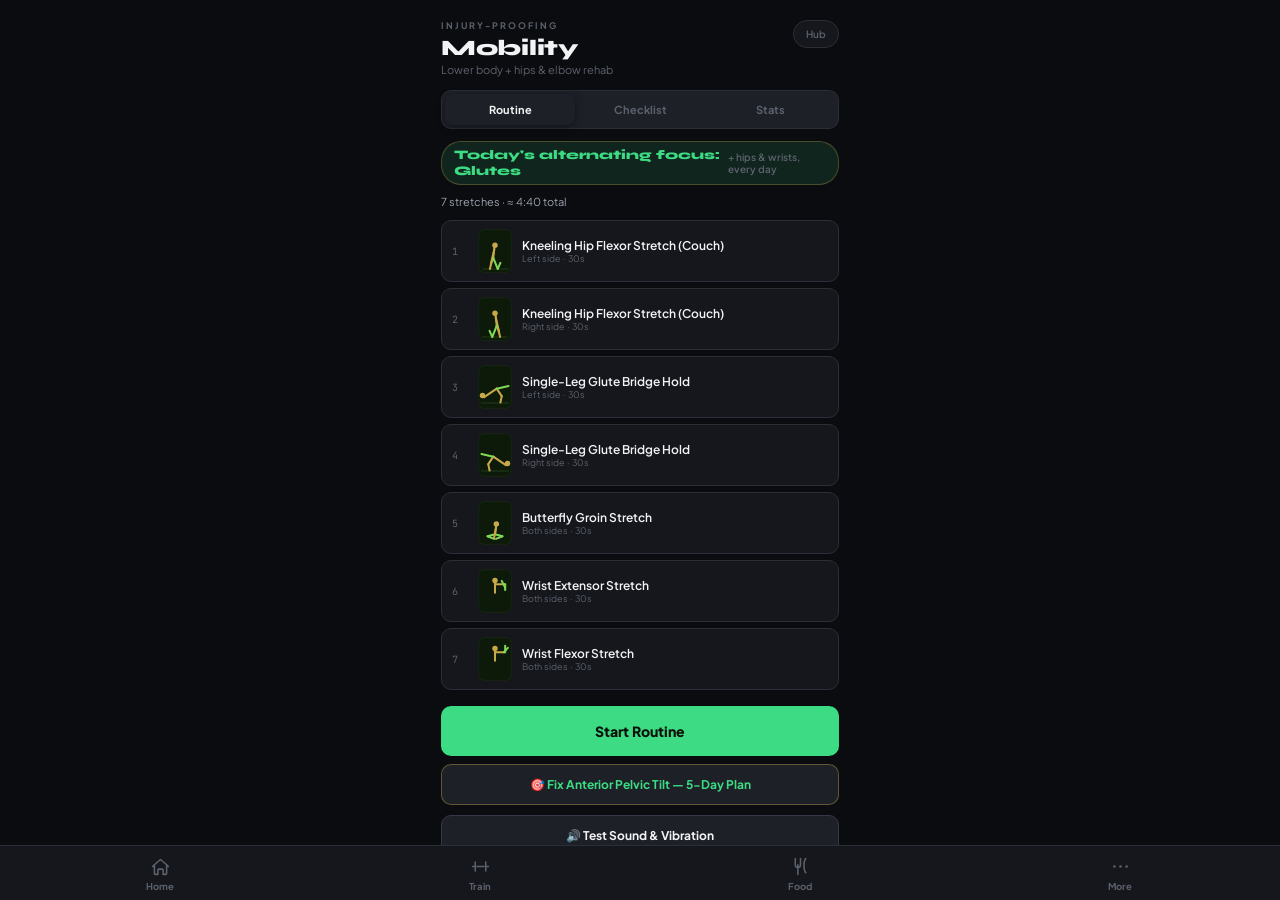
<file: mobility.html>
<!DOCTYPE html>
<html lang="en">
<head>
<meta charset="UTF-8">
<meta name="viewport" content="width=device-width, initial-scale=1.0, maximum-scale=1.0, user-scalable=no">
<meta name="theme-color" content="#0a0f07">
<meta name="mobile-web-app-capable" content="yes">
<meta name="apple-mobile-web-app-capable" content="yes">
<meta name="apple-mobile-web-app-status-bar-style" content="black-translucent">
<meta name="apple-mobile-web-app-title" content="Mobility">
<link rel="manifest" href="mobility-manifest.json">
<link rel="apple-touch-icon" href="[data-uri]">
<link rel="icon" type="image/png" href="[data-uri]">
<title>Mobility</title>
<link href="https://fonts.googleapis.com/css2?family=Syne:wght@700;800&family=Plus+Jakarta+Sans:wght@400;500;600;700&family=JetBrains+Mono:wght@400;500&display=swap" rel="stylesheet">
<link rel="stylesheet" href="hk-design.css">
<style>
*,*::before,*::after{margin:0;padding:0;box-sizing:border-box;-webkit-tap-highlight-color:transparent}
/* bg/card/border/text/accent/gold/radius now come from hk-design.css. */
:root{
  --orange:#ff8c42;--red:#ff5252;--blue:#4da6ff;--purple:#a78bfa;
}
html,body{position:fixed;inset:0;background:var(--bg);color:var(--text);font-family:'Plus Jakarta Sans',sans-serif;overflow:hidden;-webkit-font-smoothing:antialiased;width:100%}
#app{display:flex;flex-direction:column;position:fixed;inset:0;max-width:430px;margin:0 auto}
.hdr{padding:20px 16px 0;flex-shrink:0}
.hdr-eyebrow{font-size:9px;color:var(--text3);letter-spacing:2px;text-transform:uppercase;font-weight:700;margin-bottom:5px}
.hdr-row{display:flex;align-items:flex-start;justify-content:space-between}
.hdr-title{font-family:'Syne',sans-serif;font-size:22px;font-weight:800;color:var(--text);letter-spacing:-.3px;line-height:1.1}
.hdr-sub{font-size:11px;color:var(--text3);margin-top:3px}
.hub-link{font-size:10px;color:var(--text3);text-decoration:none;background:var(--card);border:1px solid var(--border);border-radius:20px;padding:7px 12px;font-weight:600;flex-shrink:0}
.tabs{display:flex;gap:0;margin:14px 16px 0;background:var(--bg3);border:1px solid var(--border);border-radius:var(--rs);padding:3px;flex-shrink:0}
.tab{flex:1;padding:9px 4px;text-align:center;border-radius:8px;font-size:11px;font-weight:700;cursor:pointer;transition:all .18s;color:var(--text3);border:none;background:none;font-family:'Plus Jakarta Sans',sans-serif}
.tab.on{background:var(--card2);color:var(--text);box-shadow:0 2px 8px rgba(0,0,0,.4)}
#scroll{flex:1;overflow-y:auto;overflow-x:hidden;padding-bottom:100px}
#scroll::-webkit-scrollbar{display:none}
.sec{font-size:9px;color:var(--text3);text-transform:uppercase;letter-spacing:1.4px;padding:16px 16px 8px;font-weight:700}

/* ROUTINE IDLE */
.day-badge{display:inline-flex;align-items:center;gap:6px;background:var(--gold-d);border:1px solid rgba(200,168,75,.3);border-radius:20px;padding:5px 12px;margin:12px 16px 0}
.day-num{font-family:'Syne',sans-serif;font-size:13px;font-weight:800;color:var(--gold)}
.day-lbl{font-size:10px;color:var(--text3);font-weight:600}
.time-est{margin:10px 16px 0;font-size:11px;color:var(--text2)}
.preview-strip{display:flex;flex-direction:column;gap:6px;margin:12px 16px}
.pv-row{display:flex;align-items:center;gap:10px;background:var(--card);border:1px solid var(--border);border-radius:var(--rs);padding:8px 10px}
.pv-num{font-family:'JetBrains Mono',monospace;font-size:10px;color:var(--text3);width:16px;flex-shrink:0}
.pv-thumb{width:34px;height:44px;flex-shrink:0;border-radius:6px;overflow:hidden}
.pv-thumb svg{width:100%;height:100%;display:block}
.pv-name{font-size:12px;font-weight:600;color:var(--text)}
.pv-side{font-size:9px;color:var(--text3)}
.start-btn{display:flex;align-items:center;justify-content:center;gap:8px;margin:16px 16px 0;padding:16px;border-radius:var(--rs);background:linear-gradient(135deg,var(--gold),var(--accent));color:#0a0f07;border:none;font-size:14px;font-weight:800;cursor:pointer;font-family:'Plus Jakarta Sans',sans-serif;box-shadow:0 4px 24px var(--gold-glow);width:calc(100% - 32px)}
.start-btn:active{opacity:.85;transform:scale(.98)}

/* PLAYER */
.player{display:flex;flex-direction:column;align-items:center;padding:20px 16px 0}
.phase-lbl{font-size:11px;font-weight:700;text-transform:uppercase;letter-spacing:1.4px;color:var(--text3)}
.phase-lbl.hold{color:var(--accent)}
.phase-lbl.getready{color:var(--gold)}
.ring-wrap{position:relative;width:210px;height:210px;margin:14px 0}
.ring-wrap svg{width:100%;height:100%;transform:rotate(-90deg)}
.ring-num{position:absolute;inset:0;display:flex;align-items:center;justify-content:center;font-family:'JetBrains Mono',monospace;font-size:44px;font-weight:700;color:var(--text)}
.stretch-thumb{width:120px;height:150px;margin:6px 0}
.stretch-thumb svg{width:100%;height:100%;display:block}
.stretch-name{font-family:'Syne',sans-serif;font-size:18px;font-weight:800;text-align:center;margin-top:8px}
.stretch-side{font-size:11px;color:var(--gold);font-weight:700;margin-top:2px}
.stretch-cue{font-size:11.5px;color:var(--text2);text-align:center;margin-top:8px;line-height:1.5;padding:0 10px}
.stretch-progress{font-size:10px;color:var(--text3);margin-top:10px;font-family:'JetBrains Mono',monospace}
.player-controls{display:flex;gap:10px;margin-top:18px;width:100%;padding:0 4px}
.ctrl-btn{flex:1;padding:12px;border-radius:var(--rs);border:1px solid var(--border2);background:var(--bg3);color:var(--text);font-size:12px;font-weight:700;cursor:pointer;font-family:'Plus Jakarta Sans',sans-serif}
.ctrl-btn.stop{color:var(--red);border-color:rgba(255,82,82,.3)}
.done-wrap{text-align:center;padding:40px 16px}
.done-check{width:64px;height:64px;border-radius:50%;background:var(--accent-d);border:2px solid var(--accent);display:flex;align-items:center;justify-content:center;font-size:30px;margin:0 auto 16px}
.done-title{font-family:'Syne',sans-serif;font-size:20px;font-weight:800;color:var(--text)}
.done-sub{font-size:12px;color:var(--text3);margin-top:6px}

/* CHECKLIST (existing) */
.pill-toggle{display:flex;gap:0;margin:12px 16px 0;background:var(--bg3);border:1px solid var(--border);border-radius:20px;padding:3px}
.pill{flex:1;padding:7px 4px;text-align:center;border-radius:16px;font-size:10.5px;font-weight:700;cursor:pointer;color:var(--text3);border:none;background:none;font-family:'Plus Jakarta Sans',sans-serif}
.pill.on{background:var(--card2);color:var(--text)}
.progress-wrap{margin:14px 16px 4px;background:var(--card);border:1px solid var(--border);border-radius:var(--rs);padding:12px 14px}
.progress-top{display:flex;justify-content:space-between;align-items:baseline;margin-bottom:8px}
.progress-lbl{font-size:11px;color:var(--text2);font-weight:600}
.progress-frac{font-family:'JetBrains Mono',monospace;font-size:12px;color:var(--gold);font-weight:600}
.progress-track{height:7px;background:var(--bg3);border-radius:5px;overflow:hidden}
.progress-fill{height:100%;background:linear-gradient(90deg,var(--gold),var(--accent));border-radius:5px;transition:width .3s}
.drill{margin:0 16px 8px;background:var(--card);border:1px solid var(--border);border-radius:var(--rs);padding:12px 13px;display:flex;align-items:center;gap:11px;cursor:pointer;transition:all .15s}
.drill.done{border-color:rgba(126,217,87,.35);background:var(--accent-d)}
.d-check{width:24px;height:24px;border-radius:7px;border:1.5px solid var(--border2);background:var(--bg3);display:flex;align-items:center;justify-content:center;flex-shrink:0;transition:all .15s}
.d-check.done{background:var(--accent);border-color:var(--accent)}
.d-check.done::after{content:'\2713';font-size:13px;font-weight:800;color:#0a0f07}
.d-body{flex:1;min-width:0}
.d-name{font-size:13px;font-weight:600;color:var(--text)}
.d-name.done{color:var(--text2);text-decoration:line-through;text-decoration-color:var(--text3)}
.d-spec{font-size:10.5px;color:var(--text3);margin-top:2px}
.note-box{margin:6px 16px 4px;padding:11px 14px;background:rgba(200,168,75,.06);border:1px solid rgba(200,168,75,.25);border-radius:var(--rs);font-size:10.5px;color:var(--gold);line-height:1.5}
.reset-btn{margin:4px 16px 20px;text-align:center}
.reset-btn button{background:none;border:none;color:var(--text3);font-size:10px;text-decoration:underline;cursor:pointer;font-family:'Plus Jakarta Sans',sans-serif;padding:8px}

/* STATS */
.streak-row{display:flex;gap:8px;margin:14px 16px 0}
.streak-badge{flex:1;background:var(--card);border:1px solid var(--border);border-radius:var(--rs);padding:10px 12px}
.streak-num{font-family:'Syne',sans-serif;font-size:19px;font-weight:800;color:var(--gold)}
.streak-lbl{font-size:9px;color:var(--text3);text-transform:uppercase;letter-spacing:.6px;font-weight:700;margin-top:1px}
.stats-card{margin:12px 16px;background:var(--card);border:1px solid var(--border);border-radius:var(--r);padding:14px}
.stats-title{font-size:11px;font-weight:700;color:var(--text);margin-bottom:10px}
.stats-grid{display:grid;grid-template-columns:1fr 1fr;gap:10px}
.stat-cell{background:var(--bg3);border-radius:var(--rs);padding:10px 12px}
.stat-num{font-family:'Syne',sans-serif;font-size:18px;font-weight:800;color:var(--accent)}
.stat-lbl{font-size:9px;color:var(--text3);text-transform:uppercase;letter-spacing:.5px;font-weight:700;margin-top:2px}
.week-strip{display:flex;gap:5px;margin-top:12px}
.week-day{flex:1;aspect-ratio:1;border-radius:7px;background:var(--bg3);border:1px solid var(--border);display:flex;align-items:center;justify-content:center;font-size:9px;color:var(--text3);font-weight:700}
.week-day.hit{background:var(--accent-d);border-color:rgba(126,217,87,.4);color:var(--accent)}
.week-day.today{border-color:var(--gold)}

.toast{position:fixed;bottom:24px;left:50%;transform:translateX(-50%) translateY(20px);background:var(--card2);border:1px solid var(--border2);color:var(--text);padding:10px 18px;border-radius:24px;font-size:12px;font-weight:600;opacity:0;transition:all .25s;pointer-events:none;z-index:100;white-space:nowrap}
.flash-pulse{animation:flashPulse .5s ease}
@keyframes flashPulse{0%{background:rgba(126,217,87,.35)}100%{background:var(--bg)}}
.toast.show{opacity:1;transform:translateX(-50%) translateY(0)}
</style>
</head>
<body>
<div id="app">
  <div class="hdr">
    <div class="hdr-row">
      <div>
        <div class="hdr-eyebrow">Injury-proofing</div>
        <div class="hdr-title">Mobility</div>
        <div class="hdr-sub">Lower body + hips &amp; elbow rehab</div>
      </div>
      <a class="hub-link" href="index.html">Hub</a>
    </div>
  </div>

  <div class="tabs">
    <button class="tab on" id="tab-routine" onclick="setMainTab('routine')">Routine</button>
    <button class="tab" id="tab-checklist" onclick="setMainTab('checklist')">Checklist</button>
    <button class="tab" id="tab-stats" onclick="setMainTab('stats')">Stats</button>
  </div>

  <div id="scroll">
    <div id="view-routine"></div>
    <div id="view-checklist" style="display:none"></div>
    <div id="view-stats" style="display:none"></div>
  </div>
</div>
<div class="toast" id="toast"></div>

<script>
const KEY='mobility_v1';
const td=()=>{const d=new Date();return d.getFullYear()+'-'+String(d.getMonth()+1).padStart(2,'0')+'-'+String(d.getDate()).padStart(2,'0');};

const POSES = {"hamstring": "<line x1=\"15\" y1=\"118\" x2=\"88\" y2=\"118\" stroke=\"#243d1c\" stroke-width=\"3\" stroke-linecap=\"round\"/><g stroke=\"#c8a84b\" stroke-width=\"6\" stroke-linecap=\"round\" fill=\"none\"><line x1=\"45\" y1=\"85\" x2=\"40\" y2=\"102\"/><line x1=\"40\" y1=\"102\" x2=\"38\" y2=\"118\"/><line x1=\"45\" y1=\"85\" x2=\"58\" y2=\"62\"/><line x1=\"58\" y1=\"66\" x2=\"70\" y2=\"90\"/><line x1=\"70\" y1=\"90\" x2=\"76\" y2=\"108\"/></g><g stroke=\"#7ed957\" stroke-width=\"6\" stroke-linecap=\"round\" fill=\"none\"><line x1=\"45\" y1=\"85\" x2=\"63\" y2=\"93\"/><line x1=\"63\" y1=\"93\" x2=\"78\" y2=\"110\"/></g><circle cx=\"62\" cy=\"55\" r=\"8\" fill=\"#c8a84b\"/>", "quad": "<line x1=\"15\" y1=\"118\" x2=\"88\" y2=\"118\" stroke=\"#243d1c\" stroke-width=\"3\" stroke-linecap=\"round\"/><g stroke=\"#c8a84b\" stroke-width=\"6\" stroke-linecap=\"round\" fill=\"none\"><line x1=\"45\" y1=\"80\" x2=\"43\" y2=\"100\"/><line x1=\"43\" y1=\"100\" x2=\"42\" y2=\"118\"/><line x1=\"45\" y1=\"80\" x2=\"48\" y2=\"55\"/></g><g stroke=\"#7ed957\" stroke-width=\"6\" stroke-linecap=\"round\" fill=\"none\"><line x1=\"45\" y1=\"80\" x2=\"58\" y2=\"85\"/><line x1=\"58\" y1=\"85\" x2=\"50\" y2=\"68\"/><line x1=\"48\" y1=\"58\" x2=\"58\" y2=\"60\"/><line x1=\"58\" y1=\"60\" x2=\"52\" y2=\"68\"/></g><circle cx=\"50\" cy=\"48\" r=\"8\" fill=\"#c8a84b\"/>", "calf_gastroc": "<line x1=\"15\" y1=\"118\" x2=\"88\" y2=\"118\" stroke=\"#243d1c\" stroke-width=\"3\" stroke-linecap=\"round\"/><line x1=\"85\" y1=\"30\" x2=\"85\" y2=\"122\" stroke=\"#243d1c\" stroke-width=\"4\"/><g stroke=\"#c8a84b\" stroke-width=\"6\" stroke-linecap=\"round\" fill=\"none\"><line x1=\"55\" y1=\"85\" x2=\"65\" y2=\"100\"/><line x1=\"65\" y1=\"100\" x2=\"70\" y2=\"118\"/><line x1=\"60\" y1=\"55\" x2=\"55\" y2=\"85\"/><line x1=\"60\" y1=\"58\" x2=\"82\" y2=\"52\"/></g><g stroke=\"#7ed957\" stroke-width=\"6\" stroke-linecap=\"round\" fill=\"none\"><line x1=\"55\" y1=\"85\" x2=\"35\" y2=\"100\"/><line x1=\"35\" y1=\"100\" x2=\"25\" y2=\"118\"/></g><circle cx=\"58\" cy=\"48\" r=\"8\" fill=\"#c8a84b\"/>", "soleus": "<line x1=\"15\" y1=\"118\" x2=\"88\" y2=\"118\" stroke=\"#243d1c\" stroke-width=\"3\" stroke-linecap=\"round\"/><line x1=\"85\" y1=\"30\" x2=\"85\" y2=\"122\" stroke=\"#243d1c\" stroke-width=\"4\"/><g stroke=\"#c8a84b\" stroke-width=\"6\" stroke-linecap=\"round\" fill=\"none\"><line x1=\"55\" y1=\"85\" x2=\"65\" y2=\"100\"/><line x1=\"65\" y1=\"100\" x2=\"70\" y2=\"118\"/><line x1=\"60\" y1=\"55\" x2=\"55\" y2=\"85\"/><line x1=\"60\" y1=\"58\" x2=\"82\" y2=\"52\"/></g><g stroke=\"#7ed957\" stroke-width=\"6\" stroke-linecap=\"round\" fill=\"none\"><line x1=\"55\" y1=\"85\" x2=\"40\" y2=\"96\"/><line x1=\"40\" y1=\"96\" x2=\"30\" y2=\"116\"/></g><circle cx=\"58\" cy=\"48\" r=\"8\" fill=\"#c8a84b\"/>", "couch": "<line x1=\"15\" y1=\"118\" x2=\"88\" y2=\"118\" stroke=\"#243d1c\" stroke-width=\"3\" stroke-linecap=\"round\"/><g stroke=\"#c8a84b\" stroke-width=\"6\" stroke-linecap=\"round\" fill=\"none\"><line x1=\"45\" y1=\"85\" x2=\"38\" y2=\"105\"/><line x1=\"38\" y1=\"105\" x2=\"35\" y2=\"118\"/><line x1=\"45\" y1=\"85\" x2=\"48\" y2=\"55\"/><line x1=\"48\" y1=\"60\" x2=\"38\" y2=\"102\"/></g><g stroke=\"#7ed957\" stroke-width=\"6\" stroke-linecap=\"round\" fill=\"none\"><line x1=\"45\" y1=\"85\" x2=\"58\" y2=\"118\"/><line x1=\"58\" y1=\"118\" x2=\"66\" y2=\"100\"/></g><circle cx=\"50\" cy=\"48\" r=\"8\" fill=\"#c8a84b\"/>", "piriformis": "<g stroke=\"#c8a84b\" stroke-width=\"6\" stroke-linecap=\"round\" fill=\"none\"><line x1=\"45\" y1=\"100\" x2=\"35\" y2=\"110\"/><line x1=\"35\" y1=\"110\" x2=\"25\" y2=\"115\"/><line x1=\"45\" y1=\"100\" x2=\"48\" y2=\"75\"/><line x1=\"48\" y1=\"78\" x2=\"58\" y2=\"95\"/></g><g stroke=\"#7ed957\" stroke-width=\"6\" stroke-linecap=\"round\" fill=\"none\"><line x1=\"45\" y1=\"100\" x2=\"60\" y2=\"95\"/><line x1=\"60\" y1=\"95\" x2=\"48\" y2=\"108\"/></g><circle cx=\"50\" cy=\"68\" r=\"8\" fill=\"#c8a84b\"/>", "wrist_ext": "<g stroke=\"#c8a84b\" stroke-width=\"6\" stroke-linecap=\"round\" fill=\"none\"><line x1=\"50\" y1=\"70\" x2=\"50\" y2=\"42\"/><line x1=\"50\" y1=\"45\" x2=\"80\" y2=\"45\"/></g><g stroke=\"#7ed957\" stroke-width=\"6\" stroke-linecap=\"round\" fill=\"none\"><line x1=\"80\" y1=\"45\" x2=\"80\" y2=\"62\"/><line x1=\"70\" y1=\"35\" x2=\"80\" y2=\"55\"/></g><circle cx=\"50\" cy=\"34\" r=\"8\" fill=\"#c8a84b\"/>", "wrist_flex": "<g stroke=\"#c8a84b\" stroke-width=\"6\" stroke-linecap=\"round\" fill=\"none\"><line x1=\"50\" y1=\"70\" x2=\"50\" y2=\"42\"/><line x1=\"50\" y1=\"45\" x2=\"80\" y2=\"45\"/></g><g stroke=\"#7ed957\" stroke-width=\"6\" stroke-linecap=\"round\" fill=\"none\"><line x1=\"80\" y1=\"45\" x2=\"80\" y2=\"26\"/><line x1=\"88\" y1=\"32\" x2=\"76\" y2=\"45\"/></g><circle cx=\"50\" cy=\"34\" r=\"8\" fill=\"#c8a84b\"/>", "butterfly": "<g stroke=\"#7ed957\" stroke-width=\"6\" stroke-linecap=\"round\" fill=\"none\"><line x1=\"50\" y1=\"98\" x2=\"28\" y2=\"104\"/><line x1=\"28\" y1=\"104\" x2=\"47\" y2=\"112\"/><line x1=\"50\" y1=\"98\" x2=\"72\" y2=\"104\"/><line x1=\"72\" y1=\"104\" x2=\"53\" y2=\"112\"/></g><g stroke=\"#c8a84b\" stroke-width=\"6\" stroke-linecap=\"round\" fill=\"none\"><line x1=\"50\" y1=\"98\" x2=\"53\" y2=\"76\"/><line x1=\"53\" y1=\"80\" x2=\"47\" y2=\"110\"/></g><circle cx=\"54\" cy=\"68\" r=\"8\" fill=\"#c8a84b\"/>", "itband": "<line x1=\"15\" y1=\"118\" x2=\"88\" y2=\"118\" stroke=\"#243d1c\" stroke-width=\"3\" stroke-linecap=\"round\"/><g stroke=\"#c8a84b\" stroke-width=\"6\" stroke-linecap=\"round\" fill=\"none\"><line x1=\"45\" y1=\"85\" x2=\"43\" y2=\"102\"/><line x1=\"43\" y1=\"102\" x2=\"42\" y2=\"118\"/><line x1=\"45\" y1=\"85\" x2=\"38\" y2=\"55\"/></g><g stroke=\"#7ed957\" stroke-width=\"6\" stroke-linecap=\"round\" fill=\"none\"><line x1=\"45\" y1=\"85\" x2=\"58\" y2=\"100\"/><line x1=\"58\" y1=\"100\" x2=\"65\" y2=\"116\"/><line x1=\"38\" y1=\"58\" x2=\"25\" y2=\"40\"/></g><circle cx=\"36\" cy=\"48\" r=\"8\" fill=\"#c8a84b\"/>", "ankle_dorsi": "<line x1=\"15\" y1=\"118\" x2=\"88\" y2=\"118\" stroke=\"#243d1c\" stroke-width=\"3\" stroke-linecap=\"round\"/><line x1=\"82\" y1=\"15\" x2=\"82\" y2=\"122\" stroke=\"#243d1c\" stroke-width=\"4\"/><g stroke=\"#c8a84b\" stroke-width=\"6\" stroke-linecap=\"round\" fill=\"none\"><line x1=\"50\" y1=\"85\" x2=\"40\" y2=\"102\"/><line x1=\"40\" y1=\"102\" x2=\"35\" y2=\"118\"/><line x1=\"50\" y1=\"85\" x2=\"52\" y2=\"55\"/><line x1=\"52\" y1=\"58\" x2=\"70\" y2=\"50\"/></g><g stroke=\"#7ed957\" stroke-width=\"6\" stroke-linecap=\"round\" fill=\"none\"><line x1=\"50\" y1=\"85\" x2=\"58\" y2=\"100\"/><line x1=\"58\" y1=\"100\" x2=\"52\" y2=\"118\"/></g><circle cx=\"54\" cy=\"48\" r=\"8\" fill=\"#c8a84b\"/>", "forward_fold": "<line x1=\"20\" y1=\"108\" x2=\"88\" y2=\"108\" stroke=\"#243d1c\" stroke-width=\"3\" stroke-linecap=\"round\"/><g stroke=\"#7ed957\" stroke-width=\"7\" stroke-linecap=\"round\" fill=\"none\"><line x1=\"30\" y1=\"95\" x2=\"82\" y2=\"104\"/></g><g stroke=\"#c8a84b\" stroke-width=\"6\" stroke-linecap=\"round\" fill=\"none\"><line x1=\"30\" y1=\"95\" x2=\"46\" y2=\"66\"/><line x1=\"48\" y1=\"70\" x2=\"78\" y2=\"100\"/></g><circle cx=\"48\" cy=\"60\" r=\"8\" fill=\"#c8a84b\"/>", "glute_bridge_hold": "<line x1=\"10\" y1=\"112\" x2=\"90\" y2=\"112\" stroke=\"#243d1c\" stroke-width=\"3\" stroke-linecap=\"round\"/><g stroke=\"#c8a84b\" stroke-width=\"6\" stroke-linecap=\"round\" fill=\"none\"><line x1=\"18\" y1=\"95\" x2=\"55\" y2=\"70\"/><line x1=\"55\" y1=\"70\" x2=\"70\" y2=\"92\"/><line x1=\"70\" y1=\"92\" x2=\"66\" y2=\"111\"/></g><g stroke=\"#7ed957\" stroke-width=\"6\" stroke-linecap=\"round\" fill=\"none\"><line x1=\"55\" y1=\"70\" x2=\"90\" y2=\"62\"/></g><circle cx=\"13\" cy=\"90\" r=\"8\" fill=\"#c8a84b\"/>", "post_tilt": "<line x1=\"15\" y1=\"118\" x2=\"88\" y2=\"118\" stroke=\"#243d1c\" stroke-width=\"3\" stroke-linecap=\"round\"/><g stroke=\"#c8a84b\" stroke-width=\"6\" stroke-linecap=\"round\" fill=\"none\"><line x1=\"50\" y1=\"118\" x2=\"48\" y2=\"88\"/><line x1=\"48\" y1=\"88\" x2=\"52\" y2=\"55\"/></g><g stroke=\"#7ed957\" stroke-width=\"5\" stroke-linecap=\"round\" fill=\"none\"><path d=\"M36 86 A16 16 0 0 1 62 82\"/></g><circle cx=\"54\" cy=\"46\" r=\"8\" fill=\"#c8a84b\"/>"};

const POSE_META = {
  hamstring:{name:'Standing Hamstring Stretch', cue:'Front heel down, back mostly straight, hinge from the hips.'},
  quad:{name:'Standing Quad Stretch', cue:'Knees together, pull heel toward glute, stand tall.'},
  calf_gastroc:{name:'Calf Stretch (Gastrocnemius)', cue:'Back leg straight, heel down, lean into the wall.'},
  soleus:{name:'Soleus Stretch (bent-knee calf)', cue:'Back knee soft, heel down, lean in gently.'},
  couch:{name:'Kneeling Hip Flexor Stretch (Couch)', cue:'Back knee down, squeeze the glute, chest tall.'},
  piriformis:{name:'Seated Figure-4 (Piriformis)', cue:'Ankle over opposite knee, lean forward gently.'},
  wrist_ext:{name:'Wrist Extensor Stretch', cue:'Arm out, wrist bent down, gently pull with other hand.'},
  wrist_flex:{name:'Wrist Flexor Stretch', cue:'Arm out, wrist bent back, gently pull fingers toward you.'},
  butterfly:{name:'Butterfly Groin Stretch', cue:'Soles together, let knees relax down, lean forward slightly.'},
  itband:{name:'Standing IT Band / Glute Stretch', cue:'Cross the back leg behind, reach overhead, lean away.'},
  ankle_dorsi:{name:'Ankle Dorsiflexion (Wall) Stretch', cue:'Knee drives over the toes, heel stays flat.'},
  forward_fold:{name:'Seated Forward Fold (both legs)', cue:'Legs extended together, hinge from the hips toward your toes.'},
  glute_bridge_hold:{name:'Single-Leg Glute Bridge Hold', cue:'Squeeze the glute hard, keep hips level, avoid dipping or rotating.'},
  post_tilt:{name:'Posterior Pelvic Tilt (Standing Tuck)', cue:'Feet hip-width, soft knees. Squeeze your glutes and draw your belly button up and in, tucking your tailbone under. Hold that position — this is your target pelvis alignment.'}
};

const HOLD=30, TRANS=10;

/* Every day: hip flexor (couch, both sides) + both wrist stretches \u2014 quick, universally relevant, easy daily habit.
   Alternating day-to-day: glute activation (both sides) vs. ankle dorsiflexion (both sides) \u2014
   these are your two named problem areas, so instead of touching each once a week (too thin per
   Huberman's own protocol, which calls for near-daily work per area) they now land ~3-4x/week each,
   which is a real, meaningful dose \u2014 while still keeping every session symmetric L/R.
   One bilateral slot rotates daily for variety (groin/hamstring). 7 units/day = ~4:40, under the cap. */
const ALTERNATING_POOL=['glute_bridge_hold','ankle_dorsi'];
const BILATERAL_POOL=['butterfly','forward_fold'];

function epochDay(){ return Math.floor(Date.now()/86400000); }
function todaysFocus(){
  const d=epochDay();
  return { alt: ALTERNATING_POOL[d % ALTERNATING_POOL.length], bi: BILATERAL_POOL[d % BILATERAL_POOL.length] };
}
function todaysRoutine(){
  if(pelvicFixActive()) return PELVIC_FIX_ROUTINE;
  const f=todaysFocus();
  return [
    {pose:'couch', side:'L'},
    {pose:'couch', side:'R'},
    {pose:f.alt, side:'L'},
    {pose:f.alt, side:'R'},
    {pose:f.bi, side:'B'},
    {pose:'wrist_ext', side:'B'},
    {pose:'wrist_flex', side:'B'}
  ];
}

/* ---------- 5-DAY ANTERIOR PELVIC TILT FIX ----------
   Same daily routine for 5 straight days, on purpose: motor control (the
   posterior-tilt cue) is learned through repetition, not variety. Order is
   stretch the tight stuff first (hip flexors, quads), then activate the
   weak stuff (glutes), then finish with the integration drill that teaches
   the brain to find and hold a posteriorly-rotated pelvis on demand. */
const PELVIC_FIX_DAYS=5;
const PELVIC_FIX_ROUTINE=[
  {pose:'couch', side:'L'},
  {pose:'couch', side:'R'},
  {pose:'quad', side:'L'},
  {pose:'quad', side:'R'},
  {pose:'glute_bridge_hold', side:'L'},
  {pose:'glute_bridge_hold', side:'R'},
  {pose:'post_tilt', side:'B'}
];
function pelvicFixDayNum(){
  if(!S.pelvicFix) return 0;
  const start=new Date(S.pelvicFix.start+'T00:00:00');
  const now=new Date(td()+'T00:00:00');
  return Math.floor((now-start)/86400000)+1;
}
function pelvicFixActive(){
  if(!S.pelvicFix) return false;
  const day=pelvicFixDayNum();
  if(day>=1 && day<=PELVIC_FIX_DAYS) return true;
  if(day>PELVIC_FIX_DAYS){ S.pelvicFix.justFinished=true; save(S); }
  return false;
}
function startPelvicFix(){
  S.pelvicFix={start:td()};
  save(S);
  toast('5-day pelvic tilt fix started — day 1 of '+PELVIC_FIX_DAYS);
  renderRoutineIdle();
}
function endPelvicFix(){
  if(!confirm('End the 5-day plan early and go back to your normal routine?')) return;
  S.pelvicFix=null;
  save(S);
  renderRoutineIdle();
}
function sideLabel(s){ return s==='L'?'Left side':s==='R'?'Right side':'Both sides'; }
function poseSvg(id, mirror){
  const inner = POSES[id];
  const t = mirror ? ' transform="scale(-1,1) translate(-100,0)"' : '';
  return `<svg viewBox="0 0 100 130"><rect x="2" y="2" width="96" height="126" rx="16" fill="#0d1a09" stroke="#1a2e14" stroke-width="2"/><g${t}>${inner}</g></svg>`;
}

const DRILLS={
  quick:[
    {id:'q1',cat:'Ankle',name:'Wall Ankle Dorsiflexion Stretch',spec:'2\u00d710, hold 2s at end range, each side'},
    {id:'q2',cat:'Glutes',name:'Glute Bridge',spec:'2\u00d715'},
    {id:'q3',cat:'Hips',name:'Kneeling Hip Flexor (Couch) Stretch',spec:'2\u00d730s each side'},
    {id:'q4',cat:'Elbows',name:'Wrist Extensor Eccentric Curl',spec:'2\u00d715, light load'}
  ],
  full:[
    {id:'a1',cat:'Ankle',name:'Wall Ankle Dorsiflexion Stretch',spec:'3\u00d710, hold 2s at end range, each side'},
    {id:'a2',cat:'Ankle',name:'Standing Calf Stretch (straight knee)',spec:'2\u00d730s each side'},
    {id:'a3',cat:'Ankle',name:'Soleus Stretch (bent knee)',spec:'2\u00d730s each side'},
    {id:'a4',cat:'Ankle',name:'Ankle Circles + Alphabet',spec:'2\u00d7 each direction, each foot'},
    {id:'g1',cat:'Glutes',name:'Glute Bridge',spec:'2\u00d715'},
    {id:'g2',cat:'Glutes',name:'Single-Leg Glute Bridge',spec:'2\u00d710 each leg'},
    {id:'g3',cat:'Glutes',name:'Banded Lateral Walks (Monster Walks)',spec:'2\u00d710 steps each direction'},
    {id:'g4',cat:'Glutes',name:'Clamshells',spec:'2\u00d715 each side'},
    {id:'g5',cat:'Glutes',name:'Bird Dog',spec:'2\u00d78 each side'},
    {id:'h1',cat:'Hips',name:'Kneeling Hip Flexor (Couch) Stretch',spec:'2\u00d730-45s each side'},
    {id:'h2',cat:'Hips',name:'90/90 Hip Switch',spec:'2\u00d730s each side'},
    {id:'h3',cat:'Hips',name:'Dead Bug',spec:'2\u00d710 each side'},
    {id:'h4',cat:'Hips',name:'Standing Quad Stretch',spec:'2\u00d720s each side'},
    {id:'e1',cat:'Elbows',name:'Wrist Extensor Eccentric Curl',spec:'2\u00d715, light load'},
    {id:'e2',cat:'Elbows',name:'Wrist Flexor Stretch',spec:'2\u00d720s each arm'},
    {id:'e3',cat:'Elbows',name:'Wrist Extensor Stretch',spec:'2\u00d720s each arm'},
    {id:'e4',cat:'Elbows',name:'Band Pull-Aparts',spec:'2\u00d715'}
  ]
};

function load(){
  try{ const d=localStorage.getItem(KEY); return d?JSON.parse(d):{history:{},streak:0,bestStreak:0,totalAutoSessions:0}; }
  catch(e){ return {history:{},streak:0,bestStreak:0,totalAutoSessions:0}; }
}
function save(s){ try{ localStorage.setItem(KEY, JSON.stringify(s)); }catch(e){} }

// Writes a lightweight completion flag into the shared Health Kick hub storage ('ft6'),
// so the home page can show a mobility streak alongside the rest of the stack.
// Reads the full existing blob and only touches its own 'mobility' sub-key, so nothing
// else Health Kick/Train/Blueprint have stored there is ever overwritten.
function writeHubRecord(kind){
  try{
    const raw = localStorage.getItem('ft6');
    const hub = raw ? JSON.parse(raw) : {};
    if(!hub.mobility) hub.mobility = {};
    const d = td();
    if(!hub.mobility[d]) hub.mobility[d] = {};
    hub.mobility[d][kind] = true;
    localStorage.setItem('ft6', JSON.stringify(hub));
  }catch(e){}
}

let S = load();
let checklistMode='quick';
let mainTab='routine';

function todayEntry(){
  const d=td();
  if(!S.history[d]) S.history[d]={checked:[], autoDone:false};
  if(S.history[d].checked===undefined) S.history[d].checked=[];
  return S.history[d];
}

function toast(msg){
  const t=document.getElementById('toast');
  t.textContent=msg; t.classList.add('show');
  clearTimeout(window._tt);
  window._tt=setTimeout(()=>t.classList.remove('show'),1600);
}

function recalcStreak(){
  let streak=0, d=new Date();
  while(true){
    const key=d.getFullYear()+'-'+String(d.getMonth()+1).padStart(2,'0')+'-'+String(d.getDate()).padStart(2,'0');
    const e=S.history[key];
    const quickDone = e && e.checked && DRILLS.quick.every(x=>e.checked.includes(x.id));
    const autoDone = e && e.autoDone;
    if(quickDone || autoDone){ streak++; d.setDate(d.getDate()-1); } else break;
  }
  S.streak=streak;
  if(streak>S.bestStreak) S.bestStreak=streak;
  save(S);
}

/* ---------- AUDIO ---------- */
let actx=null;
function ensureAudio(){
  try{
    if(!actx) actx=new (window.AudioContext||window.webkitAudioContext)();
    if(actx.state==='suspended') actx.resume();
  }catch(e){}
}
function beep(freq,dur,vol,wave){
  // Re-arm on every call: phones can silently suspend the audio context mid-session
  // (screen lock, tab losing focus), so a single unlock at Start isn't reliable.
  ensureAudio();
  try{
    if(!actx) return;
    const o=actx.createOscillator(), g=actx.createGain();
    o.frequency.value=freq; o.type=wave||'sine'; g.gain.value=vol||0.35;
    o.connect(g); g.connect(actx.destination);
    o.start(); o.stop(actx.currentTime+dur/1000);
  }catch(e){}
}
function vibrate(pattern){
  try{ if(navigator.vibrate) navigator.vibrate(pattern); }catch(e){}
}
function visualPulse(){
  const el=document.getElementById('app');
  if(!el) return;
  el.classList.add('flash-pulse');
  setTimeout(()=>el.classList.remove('flash-pulse'), 500);
}
function cueHoldDone(){ beep(880,280,0.45,'square'); vibrate([150,80,150]); visualPulse(); }
function cueHoldStart(){ beep(660,200,0.4,'sine'); vibrate(120); }
function cueRoutineDone(){ beep(1046,200,0.4,'sine'); setTimeout(()=>beep(1318,320,0.4,'sine'),180); vibrate([100,60,100,60,200]); visualPulse(); }
function testSound(){
  ensureAudio();
  beep(880,280,0.45,'square'); vibrate([150,80,150]);
  toast("Heard/felt that? If not, check your phone's media volume (not ringer) isn't muted.");
}

/* ---------- ROUTINE PLAYER ---------- */
let routineTimer=null, routineState='idle', routineIdx=-1, routineRemaining=0, routinePaused=false;

function setMainTab(t){
  mainTab=t;
  document.getElementById('tab-routine').classList.toggle('on', t==='routine');
  document.getElementById('tab-checklist').classList.toggle('on', t==='checklist');
  document.getElementById('tab-stats').classList.toggle('on', t==='stats');
  document.getElementById('view-routine').style.display = t==='routine'?'block':'none';
  document.getElementById('view-checklist').style.display = t==='checklist'?'block':'none';
  document.getElementById('view-stats').style.display = t==='stats'?'block':'none';
  if(t==='routine') renderRoutineIdle();
  if(t==='checklist') renderChecklist();
  if(t==='stats') renderStats();
}

function renderRoutineIdle(){
  if(routineState!=='idle'){ renderPlayer(); return; }
  const fixActive=pelvicFixActive();
  const justFinished=!fixActive && S.pelvicFix && S.pelvicFix.justFinished;
  const list=todaysRoutine();
  const totalSec = 40*list.length; // 10s intro + 30N + 10(N-1) = 40N
  const mins=Math.floor(totalSec/60), secs=totalSec%60;
  let rows='';
  list.forEach((item,i)=>{
    const meta=POSE_META[item.pose];
    rows+=`<div class="pv-row">
      <div class="pv-num">${i+1}</div>
      <div class="pv-thumb">${poseSvg(item.pose, item.side==='R')}</div>
      <div>
        <div class="pv-name">${meta.name}</div>
        <div class="pv-side">${sideLabel(item.side)} &middot; 30s</div>
      </div>
    </div>`;
  });

  let badgeHtml, planHtml='';
  if(fixActive){
    const day=pelvicFixDayNum();
    badgeHtml=`<div class="day-badge"><span class="day-num">Anterior Pelvic Tilt Fix \u2014 Day ${day} of ${PELVIC_FIX_DAYS}</span><span class="day-lbl">hip flexors &amp; quads stretched, glutes activated, tilt drilled</span></div>`;
    planHtml=`<p style="font-size:10.5px;color:var(--text2);line-height:1.5;margin:8px 16px 0">Same 5 moves every day on purpose \u2014 the posterior tilt cue is learned through repetition. Same time each day helps it stick.</p>
      <button class="ctrl-btn" style="margin:8px 16px 0;width:calc(100% - 32px)" onclick="endPelvicFix()">End plan early</button>`;
  } else {
    if(justFinished){
      planHtml=`<p style="font-size:11px;color:var(--accent);font-weight:700;margin:12px 16px 0">\u2713 5-day plan complete. Keep the posterior tilt cue in mind during normal training \u2014 restart the plan any time below.</p>`;
      S.pelvicFix=null; save(S);
    }
    badgeHtml=`<div class="day-badge"><span class="day-num">Today's alternating focus: ${todaysFocus().alt==='glute_bridge_hold'?'Glutes':'Ankle'}</span><span class="day-lbl">+ hips &amp; wrists, every day</span></div>`;
    planHtml+=`<button class="ctrl-btn" style="margin:8px 16px 0;width:calc(100% - 32px);border-color:rgba(200,168,75,.4);color:var(--gold)" onclick="startPelvicFix()">\u{1F3AF} Fix Anterior Pelvic Tilt \u2014 5-Day Plan</button>`;
  }

  document.getElementById('view-routine').innerHTML = `
    ${badgeHtml}
    <div class="time-est">${list.length} stretches &middot; \u2248 ${mins}:${String(secs).padStart(2,'0')} total</div>
    <div class="preview-strip">${rows}</div>
    <button class="start-btn" onclick="startRoutine()">Start Routine</button>
    ${planHtml}
    <button class="ctrl-btn" style="margin:10px 16px 0;width:calc(100% - 32px)" onclick="testSound()">\u{1F50A} Test Sound &amp; Vibration</button>
  `;
}

function startRoutine(){
  ensureAudio();
  routineIdx=0; routineState='getready'; routineRemaining=TRANS; routinePaused=false;
  renderPlayer();
  routineTimer=setInterval(tickRoutine,1000);
}

function tickRoutine(){
  if(routinePaused) return;
  routineRemaining--;
  if(routineRemaining<=0){
    const list=todaysRoutine();
    if(routineState==='getready'){
      routineState='hold'; routineRemaining=HOLD; cueHoldStart();
    } else if(routineState==='hold'){
      cueHoldDone();
      if(routineIdx < list.length-1){ routineState='transition'; routineRemaining=TRANS; }
      else { finishRoutine(); return; }
    } else if(routineState==='transition'){
      routineIdx++; routineState='hold'; routineRemaining=HOLD; cueHoldStart();
    }
  }
  renderPlayer();
}

function pauseToggle(){ routinePaused=!routinePaused; renderPlayer(); }
function skipPhase(){ routineRemaining=1; tickRoutine(); }
function stopRoutine(){
  clearInterval(routineTimer); routineTimer=null;
  routineState='idle'; routineIdx=-1; routinePaused=false;
  renderRoutineIdle();
}
function finishRoutine(){
  clearInterval(routineTimer); routineTimer=null;
  routineState='done';
  cueRoutineDone();
  const entry=todayEntry();
  entry.autoDone=true;
  S.totalAutoSessions=(S.totalAutoSessions||0)+1;
  save(S); recalcStreak();
  writeHubRecord('auto');
  renderPlayer();
}

function ringSvg(remaining,max,color){
  const R=92, C=2*Math.PI*R;
  const frac = max>0 ? remaining/max : 0;
  const offset = C*(1-frac);
  return `<svg viewBox="0 0 200 200">
    <circle cx="100" cy="100" r="${R}" fill="none" stroke="#142010" stroke-width="12"/>
    <circle cx="100" cy="100" r="${R}" fill="none" stroke="${color}" stroke-width="12" stroke-linecap="round" stroke-dasharray="${C}" stroke-dashoffset="${offset}"/>
  </svg>`;
}

function renderPlayer(){
  const list=todaysRoutine();
  const wrap=document.getElementById('view-routine');
  if(routineState==='done'){
    wrap.innerHTML=`<div class="done-wrap">
      <div class="done-check">\u2713</div>
      <div class="done-title">Routine complete</div>
      <div class="done-sub">${list.length} stretches done &middot; both sides covered</div>
      <button class="start-btn" style="position:static;margin-top:24px" onclick="stopRoutine()">Back to Routine</button>
    </div>`;
    return;
  }
  if(routineState==='getready'){
    const next=list[0];
    const meta=POSE_META[next.pose];
    wrap.innerHTML=`<div class="player">
      <div class="phase-lbl getready">Get Ready \u2014 Up Next</div>
      <div class="ring-wrap">${ringSvg(routineRemaining,TRANS,'#c8a84b')}<div class="ring-num">${routineRemaining}</div></div>
      <div class="stretch-thumb">${poseSvg(next.pose, next.side==='R')}</div>
      <div class="stretch-name">${meta.name}</div>
      <div class="stretch-side">${sideLabel(next.side)}</div>
      <div class="stretch-cue">${meta.cue}</div>
      <div class="stretch-progress">Stretch 1 of ${list.length}</div>
      <div class="player-controls">
        <button class="ctrl-btn" onclick="pauseToggle()">${routinePaused?'Resume':'Pause'}</button>
        <button class="ctrl-btn" onclick="skipPhase()">Skip</button>
        <button class="ctrl-btn stop" onclick="stopRoutine()">Stop</button>
      </div>
    </div>`;
    return;
  }
  if(routineState==='hold'){
    const cur=list[routineIdx];
    const meta=POSE_META[cur.pose];
    wrap.innerHTML=`<div class="player">
      <div class="phase-lbl hold">Hold</div>
      <div class="ring-wrap">${ringSvg(routineRemaining,HOLD,'#7ed957')}<div class="ring-num">${routineRemaining}</div></div>
      <div class="stretch-thumb">${poseSvg(cur.pose, cur.side==='R')}</div>
      <div class="stretch-name">${meta.name}</div>
      <div class="stretch-side">${sideLabel(cur.side)}</div>
      <div class="stretch-cue">${meta.cue}</div>
      <div class="stretch-progress">Stretch ${routineIdx+1} of ${list.length}</div>
      <div class="player-controls">
        <button class="ctrl-btn" onclick="pauseToggle()">${routinePaused?'Resume':'Pause'}</button>
        <button class="ctrl-btn" onclick="skipPhase()">Skip</button>
        <button class="ctrl-btn stop" onclick="stopRoutine()">Stop</button>
      </div>
    </div>`;
    return;
  }
  if(routineState==='transition'){
    const next=list[routineIdx+1];
    const meta=POSE_META[next.pose];
    wrap.innerHTML=`<div class="player">
      <div class="phase-lbl getready">Change Position \u2014 Up Next</div>
      <div class="ring-wrap">${ringSvg(routineRemaining,TRANS,'#c8a84b')}<div class="ring-num">${routineRemaining}</div></div>
      <div class="stretch-thumb">${poseSvg(next.pose, next.side==='R')}</div>
      <div class="stretch-name">${meta.name}</div>
      <div class="stretch-side">${sideLabel(next.side)}</div>
      <div class="stretch-cue">${meta.cue}</div>
      <div class="stretch-progress">Stretch ${routineIdx+2} of ${list.length}</div>
      <div class="player-controls">
        <button class="ctrl-btn" onclick="pauseToggle()">${routinePaused?'Resume':'Pause'}</button>
        <button class="ctrl-btn" onclick="skipPhase()">Skip</button>
        <button class="ctrl-btn stop" onclick="stopRoutine()">Stop</button>
      </div>
    </div>`;
    return;
  }
}

/* ---------- CHECKLIST (manual) ---------- */
function setChecklistMode(m){ checklistMode=m; renderChecklist(); }

function toggleDrill(id){
  const entry=todayEntry();
  const idx=entry.checked.indexOf(id);
  if(idx>-1) entry.checked.splice(idx,1); else entry.checked.push(id);
  save(S); recalcStreak(); renderChecklist();
  const list = checklistMode==='quick' ? DRILLS.quick : DRILLS.full;
  if(idx===-1 && list.every(x=>entry.checked.includes(x.id))){
    toast(checklistMode==='quick' ? 'Quick checklist done' : 'Full checklist complete \u{1F44F}');
    writeHubRecord(checklistMode);
  }
}

function renderChecklist(){
  const list = checklistMode==='quick' ? DRILLS.quick : DRILLS.full;
  const entry=todayEntry();
  const done = list.filter(x=>entry.checked.includes(x.id)).length;
  const cats=[...new Set(list.map(x=>x.cat))];
  let html = `<div class="pill-toggle">
    <button class="pill ${checklistMode==='quick'?'on':''}" onclick="setChecklistMode('quick')">Quick</button>
    <button class="pill ${checklistMode==='full'?'on':''}" onclick="setChecklistMode('full')">Full</button>
  </div>
  <div class="progress-wrap">
    <div class="progress-top"><div class="progress-lbl">Today's checklist</div><div class="progress-frac">${done}/${list.length}</div></div>
    <div class="progress-track"><div class="progress-fill" style="width:${list.length?done/list.length*100:0}%"></div></div>
  </div>`;
  for(const cat of cats){
    html+=`<div class="sec">${cat}</div>`;
    for(const dr of list.filter(x=>x.cat===cat)){
      const isDone=entry.checked.includes(dr.id);
      html+=`<div class="drill ${isDone?'done':''}" onclick="toggleDrill('${dr.id}')">
        <div class="d-check ${isDone?'done':''}"></div>
        <div class="d-body"><div class="d-name ${isDone?'done':''}">${dr.name}</div><div class="d-spec">${dr.spec}</div></div>
      </div>`;
    }
  }
  html+=`<div class="note-box">General mobility work \u2014 ease off anything that sharpens pain, especially the ankle and elbow drills, and check with a physio if something doesn't settle.</div>`;
  html+=`<div class="reset-btn"><button onclick="resetToday()">Reset today's checks</button></div>`;
  document.getElementById('view-checklist').innerHTML=html;
}

function resetToday(){
  const entry=todayEntry();
  entry.checked=[];
  save(S); recalcStreak(); renderChecklist();
}

/* ---------- STATS ---------- */
function renderStats(){
  let totalQuick=0, totalFull=0;
  for(const d of Object.keys(S.history)){
    const e=S.history[d];
    if(e.checked && DRILLS.quick.every(x=>e.checked.includes(x.id))) totalQuick++;
    if(e.checked && DRILLS.full.every(x=>e.checked.includes(x.id))) totalFull++;
  }
  const dow=['S','M','T','W','T','F','S'];
  let strip='';
  for(let i=6;i>=0;i--){
    const dd=new Date(); dd.setDate(dd.getDate()-i);
    const key=dd.getFullYear()+'-'+String(dd.getMonth()+1).padStart(2,'0')+'-'+String(dd.getDate()).padStart(2,'0');
    const e=S.history[key];
    const hit = e && ((e.checked && DRILLS.quick.every(x=>e.checked.includes(x.id))) || e.autoDone);
    strip+=`<div class="week-day ${hit?'hit':''} ${i===0?'today':''}">${dow[dd.getDay()]}</div>`;
  }
  document.getElementById('view-stats').innerHTML=`
    <div class="streak-row">
      <div class="streak-badge"><div class="streak-num">${S.streak}</div><div class="streak-lbl">Day Streak</div></div>
      <div class="streak-badge"><div class="streak-num">${S.bestStreak}</div><div class="streak-lbl">Best Streak</div></div>
    </div>
    <div class="stats-card"><div class="stats-title">This week</div><div class="week-strip">${strip}</div></div>
    <div class="stats-card">
      <div class="stats-title">All-time</div>
      <div class="stats-grid">
        <div class="stat-cell"><div class="stat-num">${S.totalAutoSessions||0}</div><div class="stat-lbl">Auto routines</div></div>
        <div class="stat-cell"><div class="stat-num">${totalQuick}</div><div class="stat-lbl">Quick checklists</div></div>
        <div class="stat-cell"><div class="stat-num">${totalFull}</div><div class="stat-lbl">Full checklists</div></div>
        <div class="stat-cell"><div class="stat-num">${S.streak}</div><div class="stat-lbl">Current streak</div></div>
      </div>
    </div>`;
}

recalcStreak();
renderRoutineIdle();
</script>
<script src="hk-nav.js"></script>
</body>
</html>
</file>
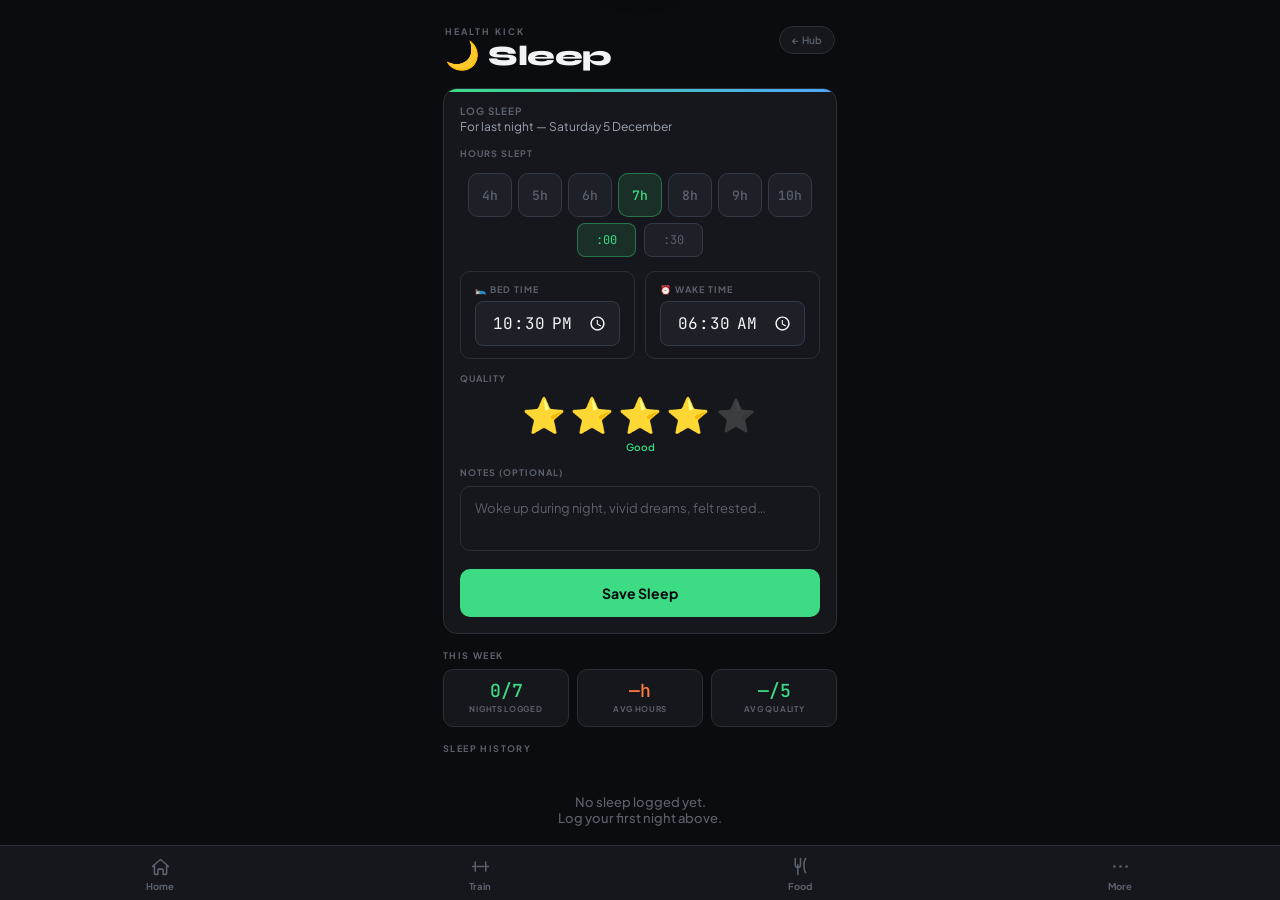
<file: sleep.html>
<!DOCTYPE html>
<html lang="en">
<head>
<meta charset="UTF-8">
<meta name="viewport" content="width=device-width, initial-scale=1.0, maximum-scale=1.0, user-scalable=no">
<meta name="theme-color" content="#07080f">
<meta name="mobile-web-app-capable" content="yes">
<meta name="apple-mobile-web-app-capable" content="yes">
<meta name="apple-mobile-web-app-status-bar-style" content="black-translucent">
<meta name="apple-mobile-web-app-title" content="Sleep">
<link rel="manifest" href="sleep-manifest.json">
<link rel="apple-touch-icon" href="[data-uri]">
<link rel="icon" type="image/png" href="[data-uri]">
<title>Sleep</title>
<link href="https://fonts.googleapis.com/css2?family=Syne:wght@700;800&family=Plus+Jakarta+Sans:wght@400;500;600;700&family=JetBrains+Mono:wght@400;500&display=swap" rel="stylesheet">
<link rel="stylesheet" href="hk-design.css">
<style>
*,*::before,*::after{margin:0;padding:0;box-sizing:border-box;-webkit-tap-highlight-color:transparent}
/* bg/card/border/text/accent/radius now come from hk-design.css. */
:root{
  --blue:#4da6ff;--yellow:#ffc247;--orange:#ff7c3f;--red:#ff5252;
}
html,body{position:fixed;inset:0;background:var(--bg);color:var(--text);font-family:'Plus Jakarta Sans',sans-serif;overflow:hidden;-webkit-font-smoothing:antialiased;width:100%}
#app{display:flex;flex-direction:column;position:fixed;inset:0;max-width:430px;margin:0 auto;width:100%}

.hdr{padding:26px 20px 0;display:flex;align-items:flex-start;justify-content:space-between;flex-shrink:0}
.hdr-eyebrow{font-size:9px;color:var(--text3);letter-spacing:2px;text-transform:uppercase;font-weight:700;margin-bottom:5px}
.hdr-title{font-family:'Syne',sans-serif;font-size:28px;font-weight:800;letter-spacing:-.5px;line-height:1}
.hub-link{font-size:10px;color:var(--text3);text-decoration:none;background:var(--card);border:1px solid var(--border);border-radius:20px;padding:7px 12px;font-weight:600;white-space:nowrap}

#scroll{flex:1;overflow-y:auto;overflow-x:hidden;padding-bottom:24px}
#scroll::-webkit-scrollbar{display:none}

/* TONIGHT LOG CARD */
.log-card{margin:18px 18px 0;background:var(--card);border:1px solid var(--border);border-radius:var(--r);overflow:hidden;position:relative}
.log-card::before{content:'';position:absolute;top:0;left:0;right:0;height:3px;background:linear-gradient(90deg,var(--accent),var(--blue))}
.log-inner{padding:16px}

/* HOURS BIG DIAL */
.dial-wrap{display:flex;flex-direction:column;align-items:center;padding:20px 0 10px}
.dial-val{font-family:'Syne',sans-serif;font-size:56px;font-weight:800;color:var(--accent);line-height:1;letter-spacing:-2px}
.dial-lbl{font-size:11px;color:var(--text3);text-transform:uppercase;letter-spacing:1px;font-weight:700;margin-top:4px}
.hours-row{display:flex;gap:6px;justify-content:center;flex-wrap:wrap;margin-top:14px;margin-bottom:6px}
.hr-btn{
  width:44px;height:44px;border-radius:10px;border:1px solid var(--border2);
  background:var(--bg3);color:var(--text3);
  font-family:'JetBrains Mono',monospace;font-size:13px;font-weight:500;
  cursor:pointer;transition:all .15s;display:flex;align-items:center;justify-content:center;
}
.hr-btn:active{transform:scale(.92)}
.hr-btn.sel{background:var(--accent-d);border-color:rgba(61,220,132,.4);color:var(--accent)}

/* HALF HOUR */
.half-row{display:flex;gap:8px;justify-content:center;margin-bottom:14px}
.half-btn{padding:8px 18px;border-radius:8px;border:1px solid var(--border2);background:var(--bg3);color:var(--text3);font-family:'JetBrains Mono',monospace;font-size:12px;cursor:pointer;transition:all .15s}
.half-btn:active{transform:scale(.95)}
.half-btn.sel{background:var(--accent-d);border-color:rgba(61,220,132,.4);color:var(--accent)}

/* QUALITY STARS */
.qual-section{padding:14px 18px 0}
.sec-label{font-size:9px;color:var(--text3);text-transform:uppercase;letter-spacing:1.4px;font-weight:700;margin-bottom:10px}
.stars{display:flex;gap:8px;justify-content:center}
.star{font-size:32px;opacity:.2;cursor:pointer;transition:all .2s;filter:grayscale(1)}
.star.on{opacity:1;filter:none;transform:scale(1.1)}
.star:active{transform:scale(.92)}

/* BED/WAKE TIME */
.times-grid{display:grid;grid-template-columns:1fr 1fr;gap:10px;padding:14px 18px 0}
.time-card{background:var(--card);border:1px solid var(--border);border-radius:var(--rs);padding:12px 14px}
.time-lbl{font-size:9px;color:var(--text3);text-transform:uppercase;letter-spacing:1px;font-weight:700;margin-bottom:6px}
.time-input{width:100%;background:var(--bg3);border:1px solid var(--border2);border-radius:8px;padding:10px;color:var(--text);font-family:'JetBrains Mono',monospace;font-size:16px;text-align:center;outline:none;transition:border-color .15s;-webkit-appearance:none}
.time-input:focus{border-color:rgba(61,220,132,.4)}

/* NOTES */
.notes-wrap{padding:14px 18px 0}
.notes-inp{width:100%;background:var(--card);border:1px solid var(--border);border-radius:var(--rs);padding:12px 14px;color:var(--text);font-family:'Plus Jakarta Sans',sans-serif;font-size:13px;outline:none;resize:none;min-height:64px;line-height:1.5;transition:border-color .15s}
.notes-inp:focus{border-color:rgba(61,220,132,.35)}
.notes-inp::placeholder{color:var(--text3)}

/* SAVE BTN */
.save-wrap{padding:14px 18px}
.save-btn{width:100%;padding:15px;border-radius:var(--rs);background:var(--accent);color:#07080f;border:none;font-size:14px;font-weight:700;cursor:pointer;font-family:'Plus Jakarta Sans',sans-serif;box-shadow:0 0 24px var(--accent-glow);transition:all .15s}
.save-btn:active{opacity:.85;transform:scale(.98)}

/* HISTORY */
.sec{font-size:9px;color:var(--text3);text-transform:uppercase;letter-spacing:1.4px;padding:16px 18px 8px;font-weight:700}
.sleep-item{display:flex;align-items:center;background:var(--card);border:1px solid var(--border);border-radius:var(--rs);padding:12px 14px;margin:0 18px 8px;gap:12px}
.si-left{flex:1}
.si-date{font-size:11px;color:var(--text3);margin-bottom:3px;font-weight:500}
.si-hrs{font-family:'JetBrains Mono',monospace;font-size:20px;font-weight:500;line-height:1}
.si-hrs.good{color:var(--green)}.si-hrs.ok{color:var(--yellow)}.si-hrs.bad{color:var(--orange)}
.si-notes{font-size:10px;color:var(--text3);margin-top:3px}
.si-right{display:flex;flex-direction:column;align-items:flex-end;gap:6px;flex-shrink:0}
.si-stars{font-size:14px;letter-spacing:1px}
.si-del{background:none;border:none;color:var(--text3);font-size:15px;cursor:pointer;padding:0;line-height:1}
.si-del:active{color:var(--red)}

/* WEEKLY SUMMARY */
.week-stats{display:grid;grid-template-columns:repeat(3,1fr);gap:8px;margin:0 18px 0}
.ws{background:var(--card);border:1px solid var(--border);border-radius:var(--rs);padding:12px 8px;text-align:center}
.ws-val{font-family:'JetBrains Mono',monospace;font-size:18px;font-weight:500;line-height:1}
.ws-lbl{font-size:8px;color:var(--text3);text-transform:uppercase;letter-spacing:.7px;margin-top:4px;font-weight:700}

/* TOAST */
.toast{position:fixed;top:18px;left:50%;transform:translateX(-50%) translateY(-70px);background:var(--card2);color:var(--text);border:1px solid var(--border2);padding:9px 20px;border-radius:24px;font-size:13px;font-weight:600;z-index:500;transition:transform .3s cubic-bezier(.34,1.56,.64,1);box-shadow:0 8px 32px rgba(0,0,0,.7);white-space:nowrap}
.toast.on{transform:translateX(-50%) translateY(0)}
.em{text-align:center;padding:32px 20px}
.em p{font-size:13px;color:var(--text3);font-weight:500}
</style>
</head>
<body>
<div id="app">
  <div class="hdr">
    <div>
      <div class="hdr-eyebrow">Health Kick</div>
      <div class="hdr-title">&#x1F319; Sleep</div>
    </div>
    <a href="index.html" class="hub-link">&#8592; Hub</a>
  </div>

  <div id="scroll">

    <!-- LOG TONIGHT -->
    <div class="log-card">
      <div class="log-inner">
        <div style="font-size:10px;font-weight:700;color:var(--text3);text-transform:uppercase;letter-spacing:1px;margin-bottom:2px">Log Sleep</div>
        <div style="font-size:12px;color:var(--text2);margin-bottom:14px" id="log-date-lbl"></div>

        <!-- HOURS PICKER -->
        <div style="font-size:9px;color:var(--text3);text-transform:uppercase;letter-spacing:1px;font-weight:700;margin-bottom:8px">Hours slept</div>
        <div class="hours-row" id="hours-row">
          <!-- rendered by JS -->
        </div>
        <div class="half-row">
          <button class="half-btn" id="half-0" onclick="setHalf(0)">:00</button>
          <button class="half-btn" id="half-1" onclick="setHalf(1)">:30</button>
        </div>

        <!-- BED / WAKE TIMES -->
        <div class="times-grid" style="padding:0;margin-bottom:14px">
          <div class="time-card">
            <div class="time-lbl">&#x1F6CC; Bed time</div>
            <input class="time-input" type="time" id="bed-time" value="22:30">
          </div>
          <div class="time-card">
            <div class="time-lbl">&#x23F0; Wake time</div>
            <input class="time-input" type="time" id="wake-time" value="06:30">
          </div>
        </div>

        <!-- QUALITY -->
        <div style="font-size:9px;color:var(--text3);text-transform:uppercase;letter-spacing:1px;font-weight:700;margin-bottom:10px">Quality</div>
        <div class="stars" id="stars">
          <span class="star" data-q="1" onclick="setQuality(1)">&#x2B50;</span>
          <span class="star" data-q="2" onclick="setQuality(2)">&#x2B50;</span>
          <span class="star" data-q="3" onclick="setQuality(3)">&#x2B50;</span>
          <span class="star" data-q="4" onclick="setQuality(4)">&#x2B50;</span>
          <span class="star" data-q="5" onclick="setQuality(5)">&#x2B50;</span>
        </div>
        <div style="text-align:center;font-size:10px;color:var(--text3);margin-top:6px;font-weight:600" id="quality-lbl"></div>

        <!-- NOTES -->
        <div style="margin-top:14px;margin-bottom:14px">
          <div style="font-size:9px;color:var(--text3);text-transform:uppercase;letter-spacing:1px;font-weight:700;margin-bottom:8px">Notes (optional)</div>
          <textarea class="notes-inp" id="sleep-notes" placeholder="Woke up during night, vivid dreams, felt rested&#x2026;" rows="2"></textarea>
        </div>

        <button class="save-btn" onclick="saveSleep()">Save Sleep</button>
      </div>
    </div>

    <!-- WEEKLY SUMMARY -->
    <div class="sec">This Week</div>
    <div class="week-stats" id="week-stats"></div>

    <!-- HISTORY -->
    <div class="sec">Sleep History</div>
    <div id="sleep-history"></div>

  </div>
</div>

<div class="toast" id="toast"></div>

<script>
const KEY='ft6';
let _hours=7,_half=0,_quality=0;
const QLBLS=['','Terrible','Poor','Okay','Good','Excellent'];
const QLCOLS=['','var(--red)','var(--orange)','var(--yellow)','var(--green)','var(--accent)'];

function td(){const n=new Date();return n.getFullYear()+'-'+String(n.getMonth()+1).padStart(2,'0')+'-'+String(n.getDate()).padStart(2,'0');}
function fd(d){return new Date(d+'T12:00:00').toLocaleDateString('en-GB',{weekday:'short',day:'numeric',month:'short'});}
function load(){try{const d=localStorage.getItem(KEY);return d?JSON.parse(d):{};}catch(e){return{};}}
function save(s){try{const{dd:_a,cm:_b,...c}=s;localStorage.setItem(KEY,JSON.stringify(c));}catch(e){toast('Storage error');}}

function setHours(h){
  _hours=h;
  document.querySelectorAll('.hr-btn').forEach(b=>{b.classList.toggle('sel',parseInt(b.dataset.h)===h);});
}
function setHalf(v){
  _half=v;
  document.getElementById('half-0').classList.toggle('sel',v===0);
  document.getElementById('half-1').classList.toggle('sel',v===1);
}
function setQuality(q){
  _quality=q;
  document.querySelectorAll('.star').forEach(s=>{s.classList.toggle('on',parseInt(s.dataset.q)<=q);s.style.color=parseInt(s.dataset.q)<=q?QLCOLS[q]:'';});
  const lbl=document.getElementById('quality-lbl');
  lbl.textContent=QLBLS[q];lbl.style.color=QLCOLS[q];
}

function buildHourPicker(){
  const row=document.getElementById('hours-row');
  row.innerHTML=[4,5,6,7,8,9,10].map(h=>`<button class="hr-btn${h===_hours?' sel':''}" data-h="${h}" onclick="setHours(${h})">${h}h</button>`).join('');
}

function saveSleep(){
  if(!_quality){toast('Tap a star to rate your sleep quality');return;}
  const totalHrs=_hours+(_half?0.5:0);
  const s=load();
  if(!s.sleep)s.sleep=[];
  const today=td();
  // Replace today's entry if exists
  const idx=s.sleep.findIndex(e=>e.date===today);
  const entry={
    id:Date.now(),date:today,
    hours:totalHrs,quality:_quality,
    bed:document.getElementById('bed-time').value,
    wake:document.getElementById('wake-time').value,
    notes:document.getElementById('sleep-notes').value.trim()
  };
  if(idx>-1)s.sleep[idx]=entry;else s.sleep.unshift(entry);
  save(s);render();toast('Sleep logged &#x2713;');
  document.getElementById('sleep-notes').value='';
}

function deleteSleep(id){
  const s=load();
  s.sleep=(s.sleep||[]).filter(e=>e.id!==id);
  save(s);render();toast('Removed');
}

function hrsClass(h){if(h>=7.5)return'good';if(h>=6)return'ok';return'bad';}
function hrsLabel(h){if(h>=7.5)return'Great';if(h>=6)return'Okay';return'Short';}

function render(){
  const s=load();
  const entries=(s.sleep||[]).sort((a,b)=>b.date.localeCompare(a.date));

  // Weekly summary
  const last7=Array.from({length:7},(_,i)=>{const d=new Date();d.setDate(d.getDate()-i);return d.getFullYear()+'-'+String(d.getMonth()+1).padStart(2,'0')+'-'+String(d.getDate()).padStart(2,'0');});
  const week=entries.filter(e=>last7.includes(e.date));
  const avgHrs=week.length?Math.round(week.reduce((a,e)=>a+e.hours,0)/week.length*10)/10:0;
  const avgQ=week.length?Math.round(week.reduce((a,e)=>a+e.quality,0)/week.length*10)/10:0;
  const nights=week.length;
  document.getElementById('week-stats').innerHTML=`
    <div class="ws"><div class="ws-val" style="color:var(--accent)">${nights}/7</div><div class="ws-lbl">Nights logged</div></div>
    <div class="ws"><div class="ws-val" style="color:${avgHrs>=7.5?'var(--green)':avgHrs>=6?'var(--yellow)':'var(--orange)'}">${avgHrs||'&#x2014;'}h</div><div class="ws-lbl">Avg hours</div></div>
    <div class="ws"><div class="ws-val" style="color:var(--accent)">${avgQ||'&#x2014;'}/5</div><div class="ws-lbl">Avg quality</div></div>`;

  // History
  const hist=document.getElementById('sleep-history');
  if(!entries.length){hist.innerHTML='<div class="em"><p>No sleep logged yet.<br>Log your first night above.</p></div>';return;}
  hist.innerHTML=entries.map(e=>`
    <div class="sleep-item">
      <div class="si-left">
        <div class="si-date">${fd(e.date)}${e.bed&&e.wake?' &middot; '+e.bed+'&#x2192;'+e.wake:''}</div>
        <div class="si-hrs ${hrsClass(e.hours)}">${e.hours}h <span style="font-size:12px;color:var(--text3)">${hrsLabel(e.hours)}</span></div>
        ${e.notes?`<div class="si-notes">${e.notes}</div>`:''}
      </div>
      <div class="si-right">
        <div class="si-stars">${'&#x2B50;'.repeat(e.quality)}${'<span style="opacity:.15">&#x2B50;</span>'.repeat(5-e.quality)}</div>
        <div style="font-size:9px;color:${QLCOLS[e.quality]};font-weight:700">${QLBLS[e.quality]}</div>
        <button class="si-del" onclick="deleteSleep(${e.id})">&#x2715;</button>
      </div>
    </div>`).join('');
}

function toast(m){const t=document.getElementById('toast');t.innerHTML=m;t.classList.add('on');setTimeout(()=>t.classList.remove('on'),2200);}

// Set date label
const now=new Date();
document.getElementById('log-date-lbl').textContent='For last night — '+now.toLocaleDateString('en-GB',{weekday:'long',day:'numeric',month:'long'});

buildHourPicker();
setHalf(0);
setQuality(4); // default to 4 stars
render();
</script>
<script src="hk-nav.js"></script>
</body>
</html>
</file>
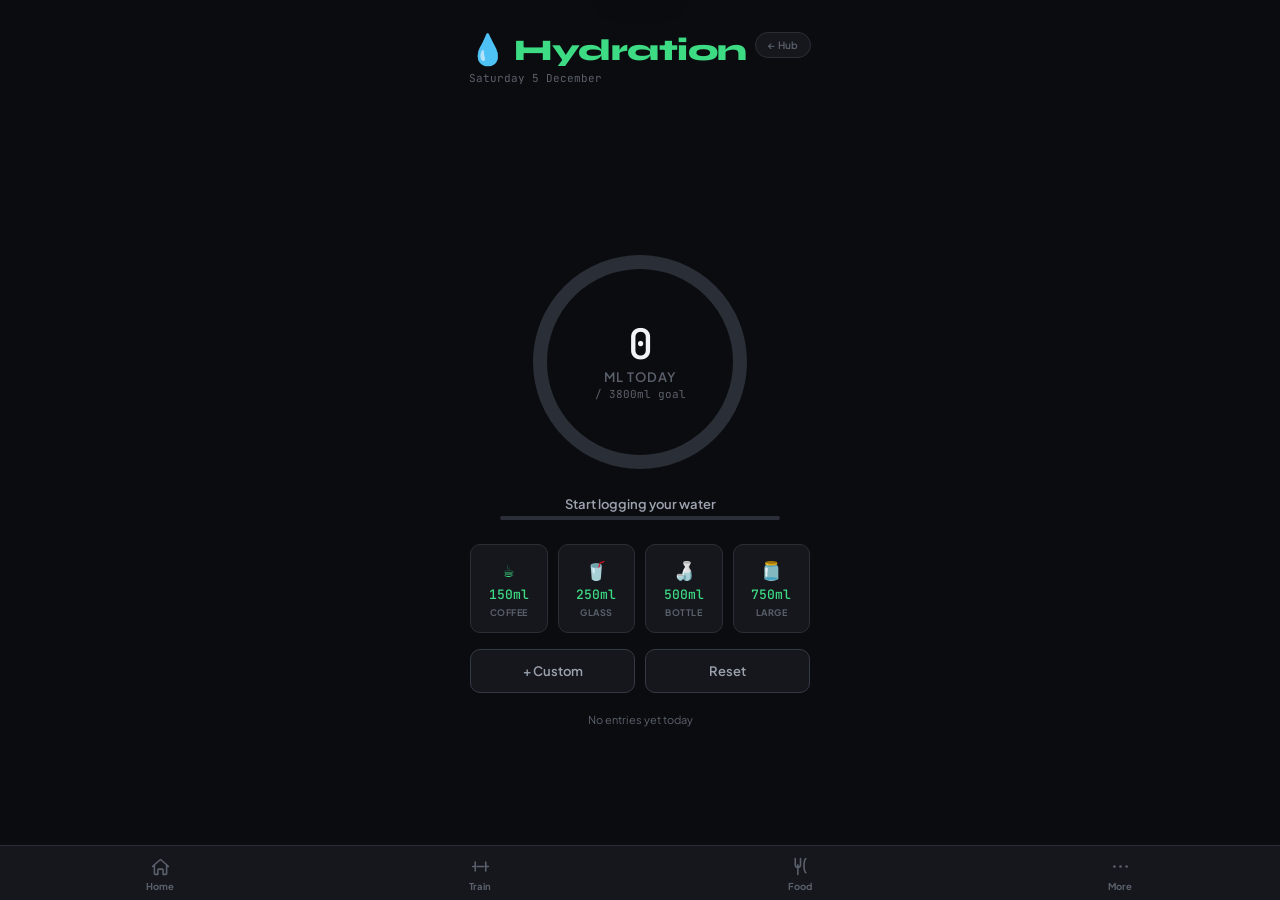
<file: water.html>
<!DOCTYPE html>
<html lang="en">
<head>
<meta charset="UTF-8">
<meta name="viewport" content="width=device-width, initial-scale=1.0, maximum-scale=1.0, user-scalable=no">
<meta name="theme-color" content="#08090c">
<meta name="mobile-web-app-capable" content="yes">
<meta name="apple-mobile-web-app-capable" content="yes">
<meta name="apple-mobile-web-app-status-bar-style" content="black-translucent">
<meta name="apple-mobile-web-app-title" content="Hydration">
<link rel="manifest" href="water-manifest.json">
<link rel="apple-touch-icon" href="[data-uri]">
<link rel="icon" type="image/png" href="[data-uri]">
<title>Hydration · Health Kick</title>
<link href="https://fonts.googleapis.com/css2?family=Syne:wght@700;800&family=Plus+Jakarta+Sans:wght@400;500;600;700&family=JetBrains+Mono:wght@400;500&display=swap" rel="stylesheet">
<link rel="stylesheet" href="hk-design.css">
<style>
*,*::before,*::after{margin:0;padding:0;box-sizing:border-box;-webkit-tap-highlight-color:transparent}
/* bg/card/border/text/radius now come from hk-design.css. --blue was
   this app's own primary accent (now the shared one via hk-design's
   alias) — kept here only as --green, redefined distinctly so the
   ring's "goal reached" moment still reads as a different color
   from its in-progress "blue", not the same green on green. */
:root{
  --green:#FFD60A;--green-d:rgba(255,214,10,.12);
}
html,body{position:fixed;inset:0;background:var(--bg);color:var(--text);font-family:'Plus Jakarta Sans',sans-serif;overflow:hidden;-webkit-font-smoothing:antialiased;width:100%}
#app{display:flex;flex-direction:column;position:fixed;inset:0;max-width:390px;margin:0 auto;width:100%;padding:env(safe-area-inset-top) 0 env(safe-area-inset-bottom)}

/* HEADER */
.hdr{padding:32px 24px 0;display:flex;justify-content:space-between;align-items:flex-start}
.hdr-title{font-family:'Syne',sans-serif;font-size:30px;font-weight:800;letter-spacing:-.5px}
.hdr-date{font-family:'JetBrains Mono',monospace;font-size:11px;color:var(--text3);margin-top:3px}
.hub-link{font-size:10px;color:var(--text3);text-decoration:none;background:var(--card);border:1px solid var(--border);border-radius:20px;padding:6px 12px;font-weight:600;font-family:'Plus Jakarta Sans',sans-serif}

/* MAIN RING */
.ring-wrap{display:flex;flex-direction:column;align-items:center;padding:28px 24px 20px;flex:1;justify-content:center}
.ring-outer{position:relative;width:220px;height:220px;margin-bottom:24px}
.ring-outer svg{transform:rotate(-90deg);width:220px;height:220px}
.ring-track{fill:none;stroke:var(--border);stroke-width:14;stroke-linecap:round}
.ring-fill{fill:none;stroke:var(--blue);stroke-width:14;stroke-linecap:round;stroke-dasharray:628;stroke-dashoffset:628;transition:stroke-dashoffset .6s cubic-bezier(.34,1.56,.64,1),stroke .4s}
.ring-center{position:absolute;inset:0;display:flex;flex-direction:column;align-items:center;justify-content:center}
.ring-ml{font-family:'JetBrains Mono',monospace;font-size:42px;font-weight:500;color:var(--text);line-height:1}
.ring-unit{font-size:13px;color:var(--text3);text-transform:uppercase;letter-spacing:1px;margin-top:4px;font-weight:600}
.ring-goal{font-size:11px;color:var(--text3);margin-top:2px;font-family:'JetBrains Mono',monospace}

/* STATUS */
.status{font-size:13px;color:var(--text2);font-weight:600;margin-bottom:4px;text-align:center}
.status-bar{width:100%;max-width:280px;height:4px;background:var(--border);border-radius:2px;overflow:hidden;margin-bottom:24px}
.status-fill{height:100%;background:var(--blue);border-radius:2px;transition:width .5s cubic-bezier(.34,1.56,.64,1)}

/* QUICK ADD BUTTONS */
.quick-grid{display:grid;grid-template-columns:repeat(4,1fr);gap:10px;width:100%;max-width:340px;margin-bottom:16px}
.qbtn{
  background:var(--card);border:1px solid var(--border);border-radius:var(--rs);
  padding:14px 8px;text-align:center;cursor:pointer;
  font-family:'JetBrains Mono',monospace;font-size:13px;font-weight:500;color:var(--blue);
  transition:all .15s;-webkit-tap-highlight-color:transparent;
  display:flex;flex-direction:column;align-items:center;gap:4px;
}
.qbtn:active{background:var(--bg3);transform:scale(.94);}
.qbtn span{font-size:18px;}
.qbtn-label{font-size:9px;color:var(--text3);text-transform:uppercase;letter-spacing:.5px;font-family:'Plus Jakarta Sans',sans-serif;font-weight:700}

/* BOTTOM ACTIONS */
.actions{display:flex;gap:10px;width:100%;max-width:340px;margin-bottom:12px}
.act-btn{
  flex:1;padding:13px;border-radius:var(--rs);border:1px solid var(--border2);
  background:var(--card);color:var(--text2);font-family:'Plus Jakarta Sans',sans-serif;
  font-size:13px;font-weight:600;cursor:pointer;transition:all .15s;text-align:center;
}
.act-btn:active{background:var(--bg3);}
.act-btn.primary{background:var(--blue);color:#08090c;border-color:var(--blue);box-shadow:0 0 20px rgba(77,166,255,.25);}

/* CUSTOM INPUT */
.custom-row{display:none;width:100%;max-width:340px;gap:10px;margin-bottom:12px}
.custom-row.show{display:flex}
.custom-input{
  flex:1;background:var(--bg3);border:1px solid var(--border2);border-radius:var(--rs);
  padding:13px;color:var(--text);font-family:'JetBrains Mono',monospace;font-size:18px;
  outline:none;text-align:center;
  transition:border-color .15s, box-shadow .15s;
}
.custom-input:focus{border-color:rgba(61,220,132,.4);box-shadow:0 0 0 3px rgba(61,220,132,.08);}

/* LOG */
.log-section{width:100%;max-width:340px;max-height:120px;overflow-y:auto;padding-bottom:8px}
.log-section::-webkit-scrollbar{display:none}
.log-entry{display:flex;justify-content:space-between;align-items:center;padding:6px 0;border-bottom:1px solid var(--border)}
.log-entry:last-child{border-bottom:none}
.log-ml{font-family:'JetBrains Mono',monospace;font-size:12px;color:var(--blue)}
.log-time{font-size:10px;color:var(--text3)}

/* TOAST */
.toast{
  position:fixed;top:20px;left:50%;transform:translateX(-50%) translateY(-60px);
  background:var(--card);color:var(--text);border:1px solid var(--border2);
  padding:9px 18px;border-radius:24px;font-size:13px;font-weight:600;
  z-index:500;transition:transform .3s cubic-bezier(.34,1.56,.64,1);
  box-shadow:0 8px 32px rgba(0,0,0,.6);white-space:nowrap;
}
.toast.on{transform:translateX(-50%) translateY(0);}

/* GOAL ACHIEVED */
.achieved{
  display:none;position:fixed;inset:0;background:rgba(8,9,12,.92);
  align-items:center;justify-content:center;z-index:300;flex-direction:column;gap:12px;
}
.achieved.show{display:flex;animation:fadeIn .3s ease}
@keyframes fadeIn{from{opacity:0}to{opacity:1}}
.achieved-icon{font-size:72px;animation:bounce .6s ease}
@keyframes bounce{0%,100%{transform:scale(1)}50%{transform:scale(1.2)}}
.achieved-text{font-family:'Syne',sans-serif;font-size:28px;font-weight:800;color:var(--blue);text-align:center}
.achieved-sub{font-size:14px;color:var(--text2);text-align:center}
</style>
</head>
<body>
<div id="app">
  <div class="hdr">
    <div>
      <div class="hdr-title" style="color:var(--blue)">💧 Hydration</div>
      <div class="hdr-date" id="w-date"></div>
    </div>
    <a href="index.html" class="hub-link">&#8592; Hub</a>
  </div>

  <div class="ring-wrap">
    <div class="ring-outer">
      <svg viewBox="0 0 220 220">
        <circle class="ring-track" cx="110" cy="110" r="100"/>
        <circle class="ring-fill" id="ring" cx="110" cy="110" r="100"/>
      </svg>
      <div class="ring-center">
        <div class="ring-ml" id="w-total">0</div>
        <div class="ring-unit">ml today</div>
        <div class="ring-goal" id="w-goal-label"></div>
      </div>
    </div>

    <div class="status" id="w-status">Start logging your water</div>
    <div class="status-bar"><div class="status-fill" id="w-bar" style="width:0%"></div></div>

    <div class="quick-grid">
      <div class="qbtn" onclick="addWater(150)"><span>☕</span><div>150ml</div><div class="qbtn-label">Coffee</div></div>
      <div class="qbtn" onclick="addWater(250)"><span>🥤</span><div>250ml</div><div class="qbtn-label">Glass</div></div>
      <div class="qbtn" onclick="addWater(500)"><span>🍶</span><div>500ml</div><div class="qbtn-label">Bottle</div></div>
      <div class="qbtn" onclick="addWater(750)"><span>🫙</span><div>750ml</div><div class="qbtn-label">Large</div></div>
    </div>

    <div class="actions">
      <button class="act-btn" onclick="toggleCustom()">+ Custom</button>
      <button class="act-btn" onclick="resetWater()">Reset</button>
    </div>

    <div class="custom-row" id="custom-row">
      <input class="custom-input" type="number" id="custom-ml" placeholder="ml" min="1" max="2000" inputmode="numeric">
      <button class="act-btn primary" onclick="addCustom()">Add</button>
    </div>

    <div class="log-section" id="w-log"></div>
  </div>
</div>

<div class="toast" id="toast"></div>

<div class="achieved" id="achieved" onclick="this.classList.remove('show')">
  <div class="achieved-icon">💧</div>
  <div class="achieved-text">Goal Reached!</div>
  <div class="achieved-sub" id="achieved-sub"></div>
  <div style="font-size:11px;color:var(--text3);margin-top:8px">Tap to dismiss</div>
</div>

<script>
// ── Shared localStorage key with Health Kick ─────────────────────────────────
const STORAGE_KEY='ft6';
let _goalShown=false;

function td(){const n=new Date();return n.getFullYear()+'-'+String(n.getMonth()+1).padStart(2,'0')+'-'+String(n.getDate()).padStart(2,'0');}

function loadState(){
  try{const d=localStorage.getItem(STORAGE_KEY);return d?JSON.parse(d):{};}
  catch(e){return{};}
}

function saveWater(ml){
  try{
    const state=loadState();
    if(!state.water)state.water={};
    state.water[td()]=ml;
    localStorage.setItem(STORAGE_KEY,JSON.stringify(state));
  }catch(e){toast('Storage error');}
}

function getGoal(){
  const state=loadState();
  return(state.goals&&state.goals.water)||2000;
}

function getToday(){
  const state=loadState();
  return(state.water&&state.water[td()])||0;
}

function getLog(){
  // We store just the daily total in Health Kick, not individual entries
  // For display purposes, track entries in sessionStorage for this session
  try{const d=sessionStorage.getItem('wlog');return d?JSON.parse(d):[];}
  catch(e){return[];}
}
function addToLog(ml){
  const log=getLog();
  const now=new Date();
  log.push({ml,time:String(now.getHours()).padStart(2,'0')+':'+String(now.getMinutes()).padStart(2,'0')});
  try{sessionStorage.setItem('wlog',JSON.stringify(log));}catch(e){}
}
function clearLog(){try{sessionStorage.removeItem('wlog');}catch(e){}}

function render(){
  const total=getToday();
  const goal=getGoal();
  const pct=Math.min(1,total/goal);
  const circumference=628;

  // Ring
  const ring=document.getElementById('ring');
  ring.style.strokeDashoffset=circumference*(1-pct);
  ring.style.stroke=pct>=1?'var(--green)':'var(--blue)';

  // Numbers
  document.getElementById('w-total').textContent=total;
  document.getElementById('w-goal-label').textContent='/ '+goal+'ml goal';

  // Progress bar
  const bar=document.getElementById('w-bar');
  bar.style.width=Math.min(100,Math.round(pct*100))+'%';
  bar.style.background=pct>=1?'var(--green)':'var(--blue)';

  // Status message
  const rem=goal-total;
  const statusEl=document.getElementById('w-status');
  if(pct>=1){statusEl.textContent='✅ Daily goal achieved!';}
  else if(total===0){statusEl.textContent='Start logging your water';}
  else if(rem>0){statusEl.textContent=rem+'ml to reach your goal';}

  // Log entries
  const log=getLog();
  const logEl=document.getElementById('w-log');
  logEl.innerHTML=log.length?
    [...log].reverse().map(e=>`<div class="log-entry"><span class="log-ml">+${e.ml}ml</span><span class="log-time">${e.time}</span></div>`).join(''):
    '<div style="font-size:11px;color:var(--text3);padding:8px 0;text-align:center">No entries yet today</div>';

  // Date
  const now=new Date();
  document.getElementById('w-date').textContent=now.toLocaleDateString('en-GB',{weekday:'long',day:'numeric',month:'long'});
}

function addWater(ml){
  const prev=getToday();
  const newTotal=prev+ml;
  const goal=getGoal();
  saveWater(newTotal);
  addToLog(ml);
  render();
  toast('+'+ml+'ml added');
  // Goal celebration
  if(!_goalShown&&newTotal>=goal&&prev<goal){
    _goalShown=true;
    const el=document.getElementById('achieved');
    document.getElementById('achieved-sub').textContent='You hit '+newTotal+'ml — goal was '+goal+'ml';
    el.classList.add('show');
  }
}

function addCustom(){
  const v=parseInt(document.getElementById('custom-ml').value);
  if(!v||v<1){toast('Enter a valid amount');return;}
  addWater(v);
  document.getElementById('custom-ml').value='';
  toggleCustom();
}

function toggleCustom(){
  const row=document.getElementById('custom-row');
  const showing=row.classList.contains('show');
  row.classList.toggle('show');
  if(!showing)setTimeout(()=>document.getElementById('custom-ml').focus(),100);
}

function resetWater(){
  if(!confirm('Reset today\'s water to 0?'))return;
  saveWater(0);clearLog();_goalShown=false;render();toast('Reset ✓');
}

function toast(m){
  const t=document.getElementById('toast');
  t.textContent=m;t.classList.add('on');
  setTimeout(()=>t.classList.remove('on'),2000);
}

// Re-render when focus returns (e.g. switching from Health Kick)
window.addEventListener('focus',render);
document.addEventListener('visibilitychange',()=>{if(!document.hidden)render();});

render();
</script>
<script src="hk-nav.js"></script>
</body>
</html>
</file>
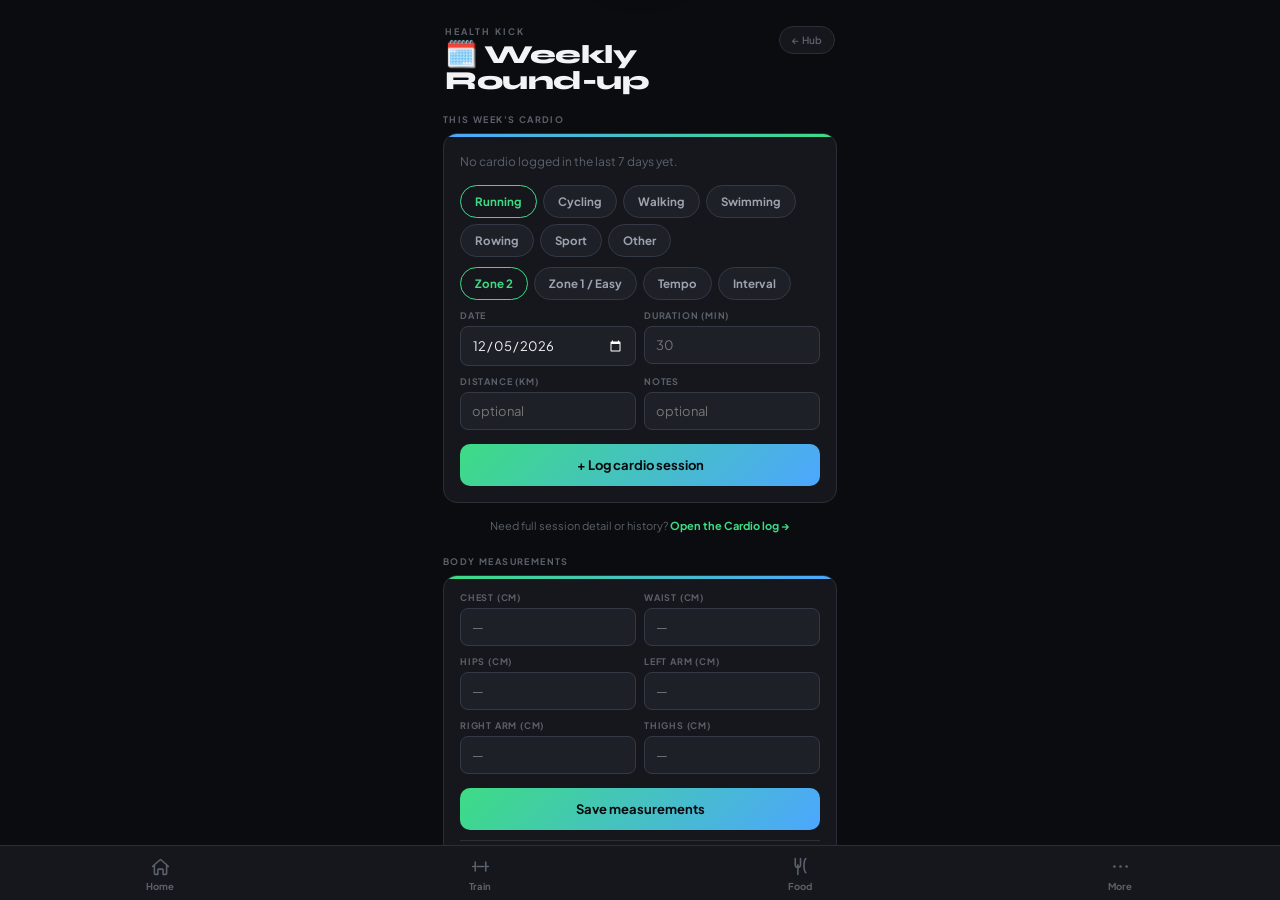
<file: weekly.html>
<!DOCTYPE html>
<html lang="en">
<head>
<meta charset="UTF-8">
<meta name="viewport" content="width=device-width, initial-scale=1.0, maximum-scale=1.0, user-scalable=no">
<meta name="theme-color" content="#08090c">
<meta name="mobile-web-app-capable" content="yes">
<meta name="apple-mobile-web-app-capable" content="yes">
<meta name="apple-mobile-web-app-status-bar-style" content="black-translucent">
<meta name="apple-mobile-web-app-title" content="Weekly">
<link rel="manifest" href="weekly-manifest.json">
<title>Weekly Round-up · Health Kick</title>
<link href="https://fonts.googleapis.com/css2?family=Syne:wght@700;800&family=Plus+Jakarta+Sans:wght@400;500;600;700&family=JetBrains+Mono:wght@400;500&display=swap" rel="stylesheet">
<link rel="stylesheet" href="hk-design.css">
<style>
*,*::before,*::after{margin:0;padding:0;box-sizing:border-box;-webkit-tap-highlight-color:transparent}
/* bg/card/border/text/accent/radius now come from hk-design.css. */
:root{
  --blue:#4da6ff;
}
html,body{position:fixed;inset:0;background:var(--bg);color:var(--text);font-family:'Plus Jakarta Sans',sans-serif;overflow:hidden;-webkit-font-smoothing:antialiased;width:100%}
#app{display:flex;flex-direction:column;position:fixed;inset:0;max-width:430px;margin:0 auto;width:100%}
.hdr{padding:26px 20px 0;display:flex;align-items:flex-start;justify-content:space-between;flex-shrink:0}
.hdr-eyebrow{font-size:9px;color:var(--text3);letter-spacing:2px;text-transform:uppercase;font-weight:700;margin-bottom:5px}
.hdr-title{font-family:'Syne',sans-serif;font-size:26px;font-weight:800;letter-spacing:-.5px;line-height:1}
.hub-link{font-size:10px;color:var(--text3);text-decoration:none;background:var(--card);border:1px solid var(--border);border-radius:20px;padding:7px 12px;font-weight:600;white-space:nowrap}
#scroll{flex:1;overflow-y:auto;overflow-x:hidden;padding-bottom:28px}
#scroll::-webkit-scrollbar{display:none}
.sec{font-size:9px;color:var(--text3);text-transform:uppercase;letter-spacing:1.4px;padding:20px 18px 8px;font-weight:700}
.card{margin:0 18px;background:var(--card);border:1px solid var(--border);border-radius:var(--r);padding:16px;position:relative;overflow:hidden}
.card::before{content:'';position:absolute;top:0;left:0;right:0;height:3px}
.card.purple::before{background:linear-gradient(90deg,var(--purple),var(--blue))}
.card.blue::before{background:linear-gradient(90deg,var(--blue),var(--green))}
.ir{display:grid;grid-template-columns:1fr 1fr;gap:8px}
.ig{margin-bottom:10px}
.ig label{display:block;font-size:9px;color:var(--text3);text-transform:uppercase;letter-spacing:.8px;font-weight:700;margin-bottom:5px}
.ig input,.ig select{width:100%;background:var(--bg3);border:1px solid var(--border2);color:var(--text);border-radius:8px;padding:10px 11px;font-size:13px;font-family:inherit;outline:none}
.ig input:focus,.ig select:focus{border-color:rgba(61,220,132,.4)}
.btn{width:100%;padding:13px;border-radius:var(--rs);border:none;font-size:13px;font-weight:700;cursor:pointer;font-family:inherit;margin-top:4px}
.btn.primary{background:linear-gradient(135deg,var(--purple),var(--blue));color:#08090c}
.btn.secondary{background:var(--bg3);color:var(--text);border:1px solid var(--border2)}
.chip-row{display:flex;flex-wrap:wrap;gap:6px;margin-bottom:10px}
.chip{padding:8px 14px;border-radius:20px;border:1px solid var(--border2);background:var(--bg3);color:var(--text2);font-size:11.5px;font-weight:700;cursor:pointer;font-family:inherit}
.chip.sel{background:var(--purple-d);border-color:var(--purple);color:var(--purple)}
.latest{font-size:11px;color:var(--text2);line-height:1.7;margin-top:10px;padding-top:10px;border-top:1px solid var(--border)}
.latest b{color:var(--text)}
.sess-row{display:flex;align-items:center;justify-content:space-between;padding:9px 0;border-bottom:1px solid var(--border)}
.sess-row:last-child{border-bottom:none}
.sess-left{font-size:12.5px;color:var(--text)}
.sess-sub{font-size:10px;color:var(--text3);margin-top:2px}
.sess-dur{font-family:'JetBrains Mono',monospace;font-size:13px;color:var(--blue)}
.empty{font-size:12px;color:var(--text3);padding:4px 0}
.detail-link{display:block;text-align:center;font-size:11px;color:var(--text3);text-decoration:none;padding:16px 18px 4px}
.detail-link b{color:var(--purple);font-weight:700}
.toast{position:fixed;top:18px;left:50%;transform:translateX(-50%) translateY(-70px);background:var(--card);color:var(--text);border:1px solid var(--border2);padding:9px 20px;border-radius:24px;font-size:13px;font-weight:600;z-index:500;transition:transform .3s cubic-bezier(.34,1.56,.64,1);box-shadow:0 8px 32px rgba(0,0,0,.7);white-space:nowrap}
.toast.on{transform:translateX(-50%) translateY(0)}
</style>
</head>
<body>
<div id="app">
  <div class="hdr">
    <div>
      <div class="hdr-eyebrow">Health Kick</div>
      <div class="hdr-title">🗓️ Weekly Round-up</div>
    </div>
    <a href="index.html" class="hub-link">← Hub</a>
  </div>

  <div id="scroll">
    <div class="sec">This Week's Cardio</div>
    <div class="card blue">
      <div id="cardio-week-list"></div>
      <div class="chip-row" id="cardio-type-row" style="margin-top:12px">
        <div class="chip sel" data-type="Running" onclick="selectType(this)">Running</div>
        <div class="chip" data-type="Cycling" onclick="selectType(this)">Cycling</div>
        <div class="chip" data-type="Walking" onclick="selectType(this)">Walking</div>
        <div class="chip" data-type="Swimming" onclick="selectType(this)">Swimming</div>
        <div class="chip" data-type="Rowing" onclick="selectType(this)">Rowing</div>
        <div class="chip" data-type="Sport" onclick="selectType(this)">Sport</div>
        <div class="chip" data-type="Other" onclick="selectType(this)">Other</div>
      </div>
      <div class="chip-row" id="cardio-zone-row">
        <div class="chip sel" data-zone="z2" onclick="selectZone(this)">Zone 2</div>
        <div class="chip" data-zone="z1" onclick="selectZone(this)">Zone 1 / Easy</div>
        <div class="chip" data-zone="tempo" onclick="selectZone(this)">Tempo</div>
        <div class="chip" data-zone="interval" onclick="selectZone(this)">Interval</div>
      </div>
      <div class="ir">
        <div class="ig"><label>Date</label><input type="date" id="cw-date"></div>
        <div class="ig"><label>Duration (min)</label><input type="number" id="cw-dur" placeholder="30" inputmode="numeric"></div>
      </div>
      <div class="ir">
        <div class="ig"><label>Distance (km)</label><input type="number" id="cw-dist" placeholder="optional" step="0.1" inputmode="decimal"></div>
        <div class="ig"><label>Notes</label><input type="text" id="cw-notes" placeholder="optional"></div>
      </div>
      <button class="btn primary" onclick="saveCardio()">+ Log cardio session</button>
    </div>
    <a href="cardio.html" class="detail-link">Need full session detail or history? <b>Open the Cardio log →</b></a>

    <div class="sec">Body Measurements</div>
    <div class="card purple">
      <div class="ir">
        <div class="ig"><label>Chest (cm)</label><input type="number" id="m-chest" placeholder="—" step="0.5"></div>
        <div class="ig"><label>Waist (cm)</label><input type="number" id="m-waist" placeholder="—" step="0.5"></div>
      </div>
      <div class="ir">
        <div class="ig"><label>Hips (cm)</label><input type="number" id="m-hips" placeholder="—" step="0.5"></div>
        <div class="ig"><label>Left Arm (cm)</label><input type="number" id="m-larm" placeholder="—" step="0.5"></div>
      </div>
      <div class="ir">
        <div class="ig"><label>Right Arm (cm)</label><input type="number" id="m-rarm" placeholder="—" step="0.5"></div>
        <div class="ig"><label>Thighs (cm)</label><input type="number" id="m-thigh" placeholder="—" step="0.5"></div>
      </div>
      <button class="btn primary" onclick="saveMeasurements()">Save measurements</button>
      <div class="latest" id="latest-measurements"></div>
    </div>
  </div>
</div>

<div class="toast" id="toast"></div>

<script>
const KEY='ft6';
let _type='Running', _zone='z2';

function load(){try{const d=localStorage.getItem(KEY);return d?JSON.parse(d):{cardio:[],measurements:[]};}catch(e){return{cardio:[],measurements:[]};}}
function save(s){try{const{dd:_a,cm:_b,...c}=s;localStorage.setItem(KEY,JSON.stringify(c));}catch(e){toast('Storage error');}}
function td(){const n=new Date();return n.getFullYear()+'-'+String(n.getMonth()+1).padStart(2,'0')+'-'+String(n.getDate()).padStart(2,'0');}
function fd(d){return new Date(d+'T12:00:00').toLocaleDateString('en-GB',{weekday:'short',day:'numeric',month:'short'});}
function last7(){return Array.from({length:7},(_,i)=>{const d=new Date();d.setDate(d.getDate()-i);return d.getFullYear()+'-'+String(d.getMonth()+1).padStart(2,'0')+'-'+String(d.getDate()).padStart(2,'0');});}

const MET={Running:9,Cycling:7,Walking:3.5,Rowing:7,Swimming:8,Sport:7,Other:5};
function estCal(type,zone,dur,bw){
  const met=MET[type]||5;
  const zMult=zone==='z1'?0.7:zone==='z2'?0.85:zone==='tempo'?1.1:zone==='interval'?1.25:1.0;
  return Math.round(met*zMult*(bw||75)*(dur/60));
}

function selectType(el){
  document.querySelectorAll('#cardio-type-row .chip').forEach(c=>c.classList.remove('sel'));
  el.classList.add('sel');
  _type=el.dataset.type;
}
function selectZone(el){
  document.querySelectorAll('#cardio-zone-row .chip').forEach(c=>c.classList.remove('sel'));
  el.classList.add('sel');
  _zone=el.dataset.zone;
}

function renderCardioWeek(){
  const s=load();
  const days=last7();
  const sessions=(s.cardio||[]).filter(e=>days.includes(e.date)).sort((a,b)=>b.date.localeCompare(a.date));
  const el=document.getElementById('cardio-week-list');
  if(!sessions.length){
    el.innerHTML='<div class="empty">No cardio logged in the last 7 days yet.</div>';
    return;
  }
  const totalMin=sessions.reduce((a,e)=>a+(e.duration||0),0);
  el.innerHTML=`<div style="font-size:11px;color:var(--text3);margin-bottom:8px">${sessions.length} session${sessions.length!==1?'s':''} · ${totalMin} min this week</div>` +
    sessions.map(e=>`<div class="sess-row">
      <div><div class="sess-left">${e.type}</div><div class="sess-sub">${fd(e.date)}${e.notes?' · '+e.notes:''}</div></div>
      <div class="sess-dur">${e.duration}min</div>
    </div>`).join('');
}

function saveCardio(){
  const dur=parseInt(document.getElementById('cw-dur').value)||0;
  if(!dur){toast('Enter a duration');return;}
  const date=document.getElementById('cw-date').value||td();
  const dist=parseFloat(document.getElementById('cw-dist').value)||0;
  const notes=document.getElementById('cw-notes').value.trim();
  const s=load();
  const bw=(s.bodyweight&&s.bodyweight[0])?s.bodyweight[0].weight:75;
  const cal=estCal(_type,_zone,dur,bw);
  if(!s.cardio)s.cardio=[];
  s.cardio.unshift({id:Date.now(),type:_type,zone:_zone,date,duration:dur,distance:dist,hr:0,calories:cal,notes});
  save(s);
  document.getElementById('cw-dur').value='';
  document.getElementById('cw-dist').value='';
  document.getElementById('cw-notes').value='';
  renderCardioWeek();
  toast('Cardio session logged ✓');
}

function saveMeasurements(){
  const fields={chest:'m-chest',waist:'m-waist',hips:'m-hips',larm:'m-larm',rarm:'m-rarm',thigh:'m-thigh'};
  const entry={date:td()};
  let any=false;
  Object.entries(fields).forEach(([k,id])=>{
    const v=parseFloat(document.getElementById(id).value);
    if(v&&!isNaN(v)){entry[k]=v;any=true;}
  });
  if(!any){toast('Enter at least one measurement');return;}
  const s=load();
  if(!s.measurements)s.measurements=[];
  const idx=s.measurements.findIndex(m=>m.date===td());
  if(idx>-1)s.measurements[idx]=entry;else s.measurements.push(entry);
  save(s);
  renderLatestMeasurements();
  toast('Measurements saved ✓');
}

function renderLatestMeasurements(){
  const s=load();
  const el=document.getElementById('latest-measurements');
  if(!s.measurements||!s.measurements.length){el.innerHTML='';return;}
  const latest=[...s.measurements].sort((a,b)=>b.date.localeCompare(a.date))[0];
  const labels={chest:'Chest',waist:'Waist',hips:'Hips',larm:'L.Arm',rarm:'R.Arm',thigh:'Thighs'};
  const parts=Object.entries(labels).filter(([k])=>latest[k]!=null).map(([k,l])=>`<b>${latest[k]}cm</b> ${l}`);
  el.innerHTML=`Last logged ${fd(latest.date)} — ${parts.join(' · ')}`;
}

function toast(m){const t=document.getElementById('toast');t.textContent=m;t.classList.add('on');setTimeout(()=>t.classList.remove('on'),2200);}

document.getElementById('cw-date').value=td();
renderCardioWeek();
renderLatestMeasurements();
</script>
<script src="hk-nav.js"></script>
</body>
</html>
</file>
<file: hk-design.css>
/* ============================================================
   Health Kick Design System — hk-design.css
   One shared source for color, type, spacing, radius and the
   core components. Every app links this, then its own <style>
   only holds page-specific layout — never a redefinition of a
   token already here.

   Back-compat: every var name the apps already used (--bg2,
   --card, --card2, --r, --rs, --rm, --green, --gold, …) is
   aliased to a canonical token below, so most existing CSS rules
   in each app keep working unchanged once that app's own :root
   block is deleted and this file is linked instead. New work
   should use the canonical --hk-* names directly.
   ============================================================ */

:root{
  /* ---- canonical tokens ---- */
  --hk-bg:#0B0C0F;
  --hk-surface:#15171C;
  --hk-surface-2:#1D2027;
  --hk-border:#2A2E37;
  --hk-border-2:#343946;
  --hk-text:#F2F3F5;
  --hk-text-2:#9CA3AF;
  --hk-text-3:#5B616C;
  --hk-accent:#3DDC84;
  --hk-accent-d:rgba(61,220,132,.12);
  --hk-accent-ink:#06130B;
  --hk-warning:#FFB020;
  --hk-warning-d:rgba(255,176,32,.12);
  --hk-danger:#FF5C5C;
  --hk-danger-d:rgba(255,92,92,.12);

  --hk-r-sm:10px;
  --hk-r-md:14px;
  --hk-r-lg:22px;
  --hk-r-pill:999px;

  --hk-sp-1:4px; --hk-sp-2:8px; --hk-sp-3:12px; --hk-sp-4:16px;
  --hk-sp-6:24px; --hk-sp-8:32px; --hk-sp-10:40px;

  --hk-shadow-sheet:0 -8px 32px rgba(0,0,0,.5);
  --hk-shadow-float:0 12px 32px rgba(0,0,0,.5);
  --hk-glow-accent:0 4px 20px rgba(61,220,132,.28);

  --hk-font-display:'Syne',sans-serif;
  --hk-font-body:'Plus Jakarta Sans',system-ui,sans-serif;
  --hk-font-mono:'JetBrains Mono',monospace;

  color-scheme:dark;

  /* ---- back-compat aliases (existing per-app var names) ---- */
  --bg:var(--hk-bg); --bg2:var(--hk-surface); --bg3:var(--hk-surface-2);
  --card:var(--hk-surface); --card2:var(--hk-surface-2);
  --border:var(--hk-border); --border2:var(--hk-border-2);
  --text:var(--hk-text); --text2:var(--hk-text-2); --text3:var(--hk-text-3);
  --accent:var(--hk-accent); --accent-d:var(--hk-accent-d); --accent-glow:var(--hk-glow-accent);
  --gold:var(--hk-accent); --gold-d:var(--hk-accent-d); --gold-glow:var(--hk-glow-accent);
  --green:var(--hk-accent); --yellow:var(--hk-warning); --orange:var(--hk-warning); --red:var(--hk-danger);
  --blue:var(--hk-accent); --purple:var(--hk-accent);
  --r:var(--hk-r-md); --rs:var(--hk-r-sm); --rm:var(--hk-r-lg);
}

@media (prefers-reduced-motion: reduce){
  *,*::before,*::after{animation-duration:.001ms!important;animation-iteration-count:1!important;transition-duration:.001ms!important;scroll-behavior:auto!important}
}

:focus-visible{outline:2px solid var(--hk-accent);outline-offset:2px}

/* ============================================================
   Components
   ============================================================ */

.hk-card{background:var(--hk-surface);border:1px solid var(--hk-border);border-radius:var(--hk-r-md);padding:var(--hk-sp-4)}
.hk-card + .hk-card{margin-top:var(--hk-sp-3)}
.hk-card .hk-accent-bar{height:3px;border-radius:2px;background:linear-gradient(90deg,var(--hk-accent),transparent);margin:calc(-1 * var(--hk-sp-4)) calc(-1 * var(--hk-sp-4)) var(--hk-sp-3)}

.hk-btn{appearance:none;border:none;cursor:pointer;font-family:var(--hk-font-body);font-weight:700;font-size:13.5px;border-radius:var(--hk-r-md);padding:13px 18px;min-height:44px;display:inline-flex;align-items:center;justify-content:center;gap:var(--hk-sp-2)}
.hk-btn.hk-primary{background:var(--hk-accent);color:var(--hk-accent-ink);box-shadow:var(--hk-glow-accent)}
.hk-btn.hk-primary:active{transform:scale(.97)}
.hk-btn.hk-secondary{background:var(--hk-surface-2);color:var(--hk-text);border:1px solid var(--hk-border)}
.hk-btn.hk-ghost{background:transparent;color:var(--hk-text-2);border:1px dashed var(--hk-border)}
.hk-btn.hk-danger{background:var(--hk-danger-d);color:var(--hk-danger);border:1px solid rgba(255,92,92,.35)}

.hk-field{display:flex;flex-direction:column;gap:6px}
.hk-field label{font-size:11px;font-weight:700;color:var(--hk-text-2);text-transform:uppercase;letter-spacing:.6px}
.hk-field input,.hk-field select,.hk-field textarea{min-height:44px;background:var(--hk-surface-2);border:1px solid var(--hk-border);border-radius:var(--hk-r-sm);padding:0 14px;color:var(--hk-text);font-family:var(--hk-font-body);font-size:14px}
.hk-field textarea{padding:12px 14px;min-height:72px}
.hk-field input:focus-visible,.hk-field select:focus-visible,.hk-field textarea:focus-visible{border-color:var(--hk-accent)}

.hk-stat{background:var(--hk-surface);border:1px solid var(--hk-border);border-radius:var(--hk-r-md);padding:var(--hk-sp-3);text-align:center;position:relative;overflow:hidden}
.hk-stat .hk-stat-bar{position:absolute;bottom:0;left:0;right:0;height:2px;background:var(--hk-accent)}
.hk-stat .hk-stat-val{font-family:var(--hk-font-mono);font-size:19px;font-weight:600;font-variant-numeric:tabular-nums}
.hk-stat .hk-stat-lbl{font-size:9px;color:var(--hk-text-3);text-transform:uppercase;letter-spacing:.5px;margin-top:4px;font-weight:700}

.hk-chip{padding:9px 14px;min-height:36px;border-radius:var(--hk-r-pill);border:1px solid var(--hk-border);background:var(--hk-surface-2);color:var(--hk-text-2);font-size:12px;font-weight:700;display:inline-flex;align-items:center;cursor:pointer;font-family:var(--hk-font-body)}
.hk-chip.hk-on{background:var(--hk-accent-d);border-color:var(--hk-accent);color:var(--hk-accent)}

.hk-toast{position:fixed;top:18px;left:50%;transform:translateX(-50%) translateY(-70px);background:var(--hk-surface-2);color:var(--hk-text);border:1px solid var(--hk-border-2);padding:9px 20px;border-radius:var(--hk-r-pill);font-size:13px;font-weight:600;z-index:500;box-shadow:0 8px 32px rgba(0,0,0,.6);white-space:nowrap;font-family:var(--hk-font-body)}
@media (prefers-reduced-motion: no-preference){.hk-toast{transition:transform .3s cubic-bezier(.34,1.56,.64,1)}}
.hk-toast.hk-show{transform:translateX(-50%) translateY(0)}

.hk-empty{border:1px dashed var(--hk-border);border-radius:var(--hk-r-md);padding:var(--hk-sp-8) var(--hk-sp-4);text-align:center;color:var(--hk-text-3)}
.hk-empty .hk-empty-icon{font-size:26px;margin-bottom:var(--hk-sp-2)}
.hk-empty .hk-empty-title{color:var(--hk-text-2);font-weight:700;font-size:13px;font-family:var(--hk-font-body)}
.hk-empty .hk-empty-sub{font-size:11.5px;margin-top:4px}

.hk-overlay{position:fixed;inset:0;background:rgba(0,0,0,.8);backdrop-filter:blur(16px);z-index:200;display:none;align-items:flex-end}
.hk-overlay.hk-show{display:flex}
.hk-sheet{background:var(--hk-surface);border:1px solid var(--hk-border);border-top-left-radius:var(--hk-r-lg);border-top-right-radius:var(--hk-r-lg);border-bottom:none;padding:0 20px calc(28px + env(safe-area-inset-bottom,0px));width:100%;max-height:88dvh;overflow-y:auto;box-shadow:var(--hk-shadow-sheet);transform:translateY(100%)}
@media (prefers-reduced-motion: no-preference){.hk-sheet{transition:transform .3s cubic-bezier(.32,.72,0,1)}}
.hk-overlay.hk-show .hk-sheet{transform:translateY(0)}
.hk-sheet-handle{width:36px;height:4px;background:var(--hk-border-2);border-radius:2px;margin:16px auto 18px}

/* ---- suite bottom nav (injected by hk-nav.js) ---- */
/* z-index 90: stays below full-screen modal-style views (session
   logging, etc.), which in this suite use z-index:100+. */
.hk-nav{position:fixed;left:0;right:0;bottom:0;display:flex;background:var(--hk-surface);border-top:1px solid var(--hk-border);padding-bottom:env(safe-area-inset-bottom,0px);z-index:90}
.hk-nav .hk-nav-item{flex:1;display:flex;flex-direction:column;align-items:center;justify-content:center;gap:3px;padding:10px 4px 8px;min-height:44px;color:var(--hk-text-3);font-size:9.5px;font-weight:700;text-decoration:none;font-family:var(--hk-font-body);background:none;border:none;cursor:pointer}
.hk-nav .hk-nav-item svg{width:21px;height:21px}
.hk-nav .hk-nav-item.hk-on{color:var(--hk-accent)}
.hk-nav-spacer{height:calc(60px + env(safe-area-inset-bottom,0px))}
</file>
